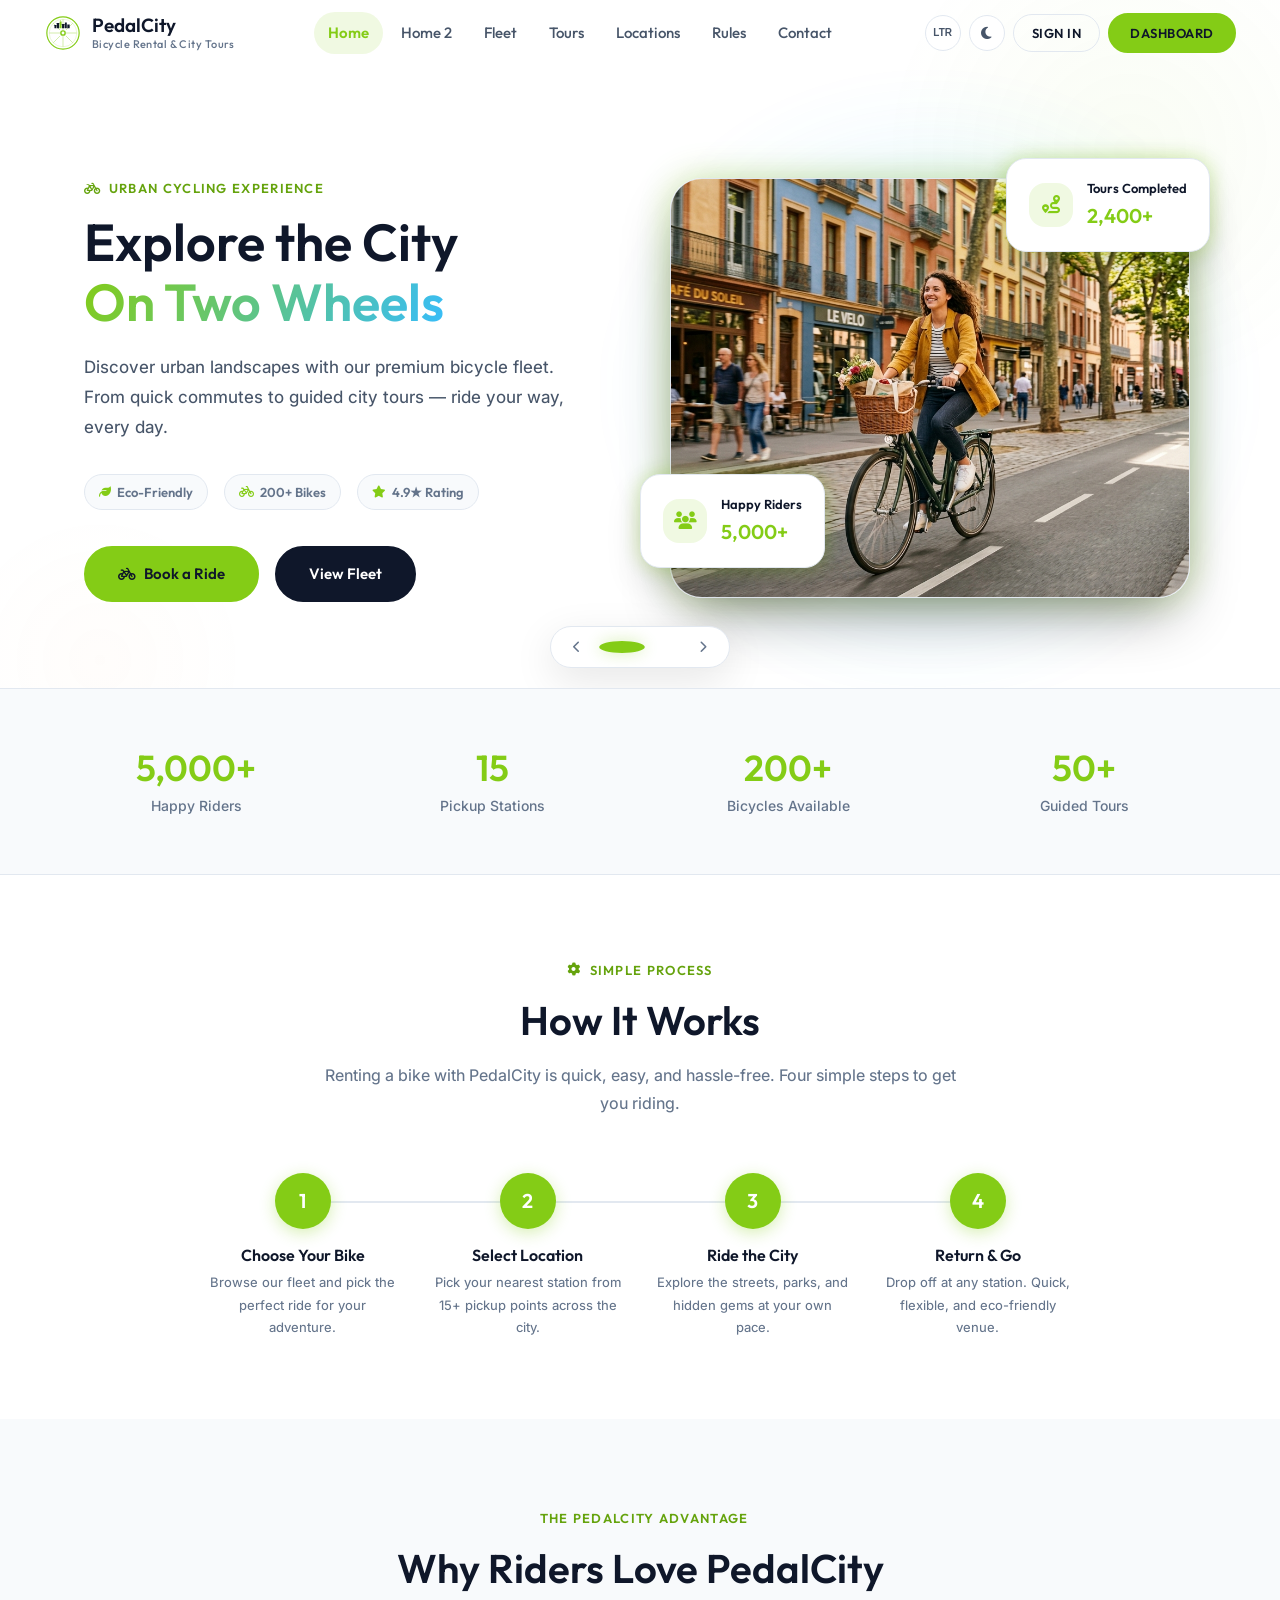
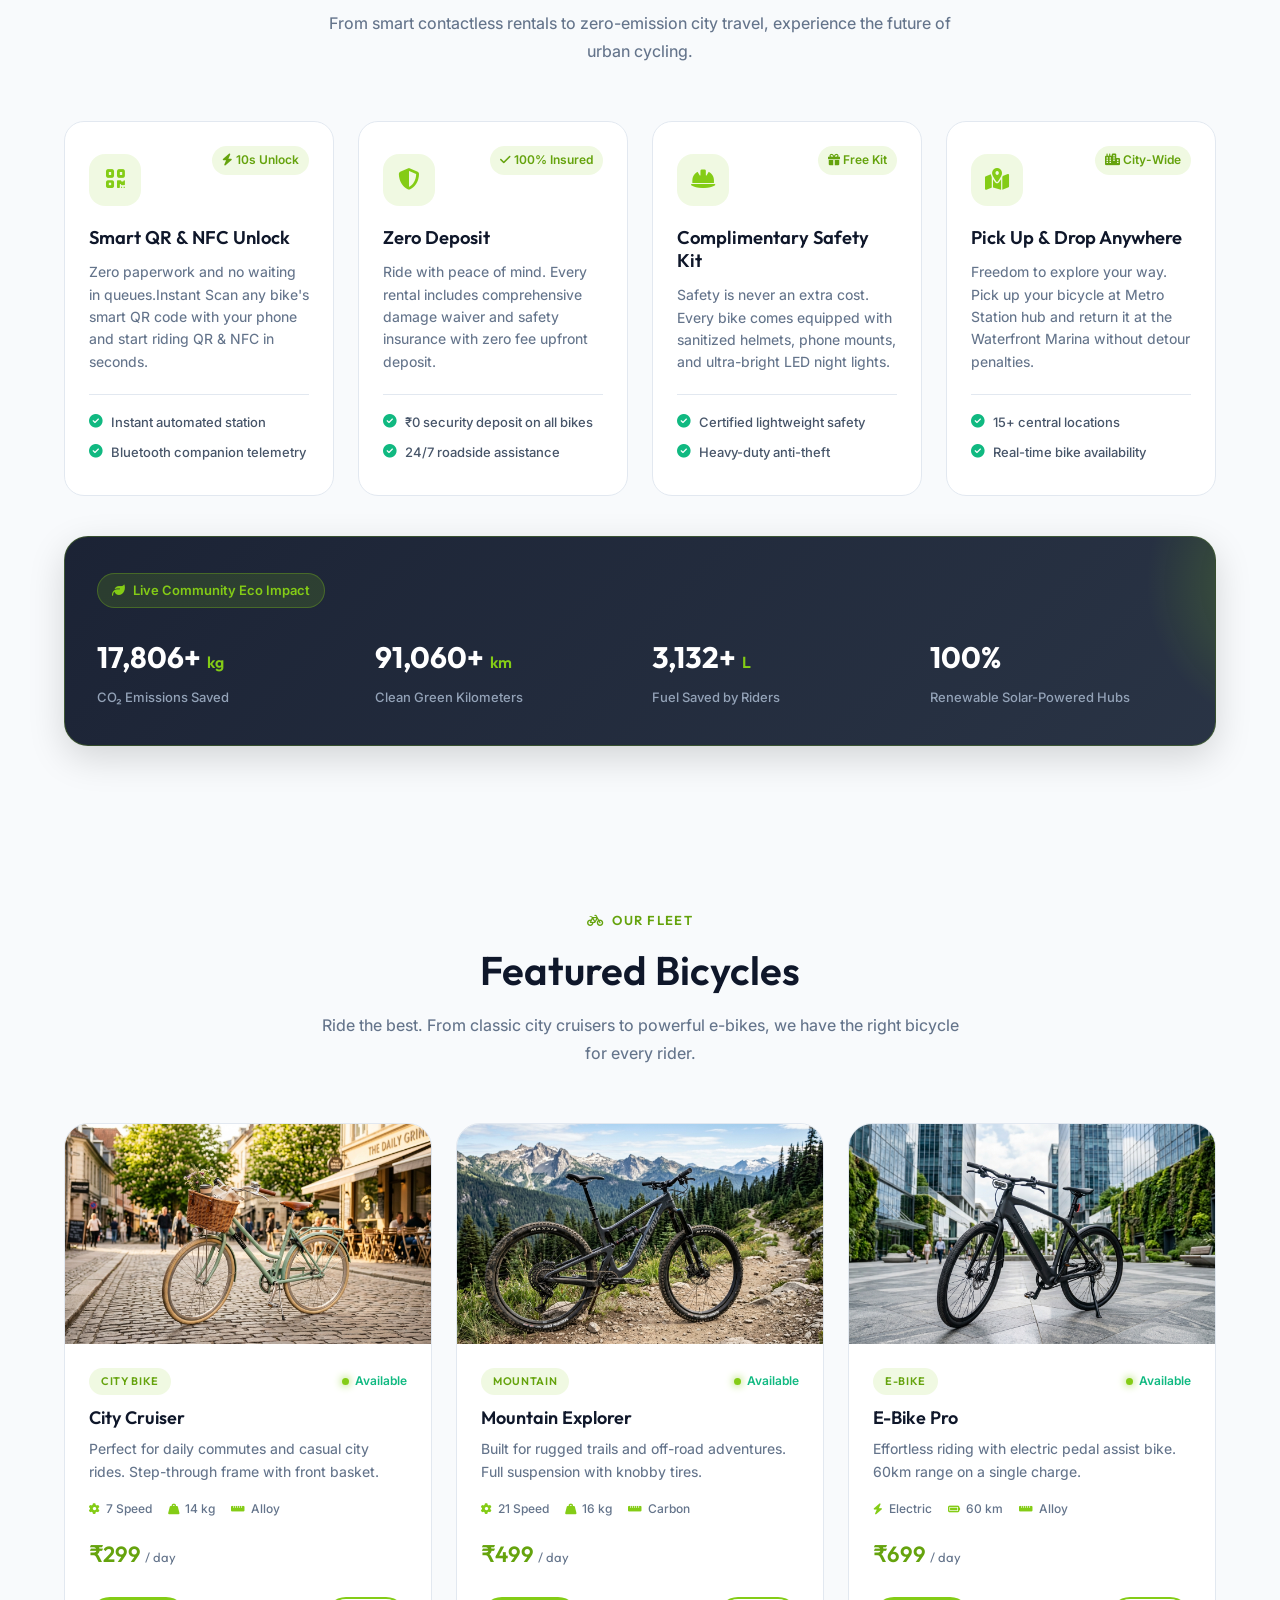
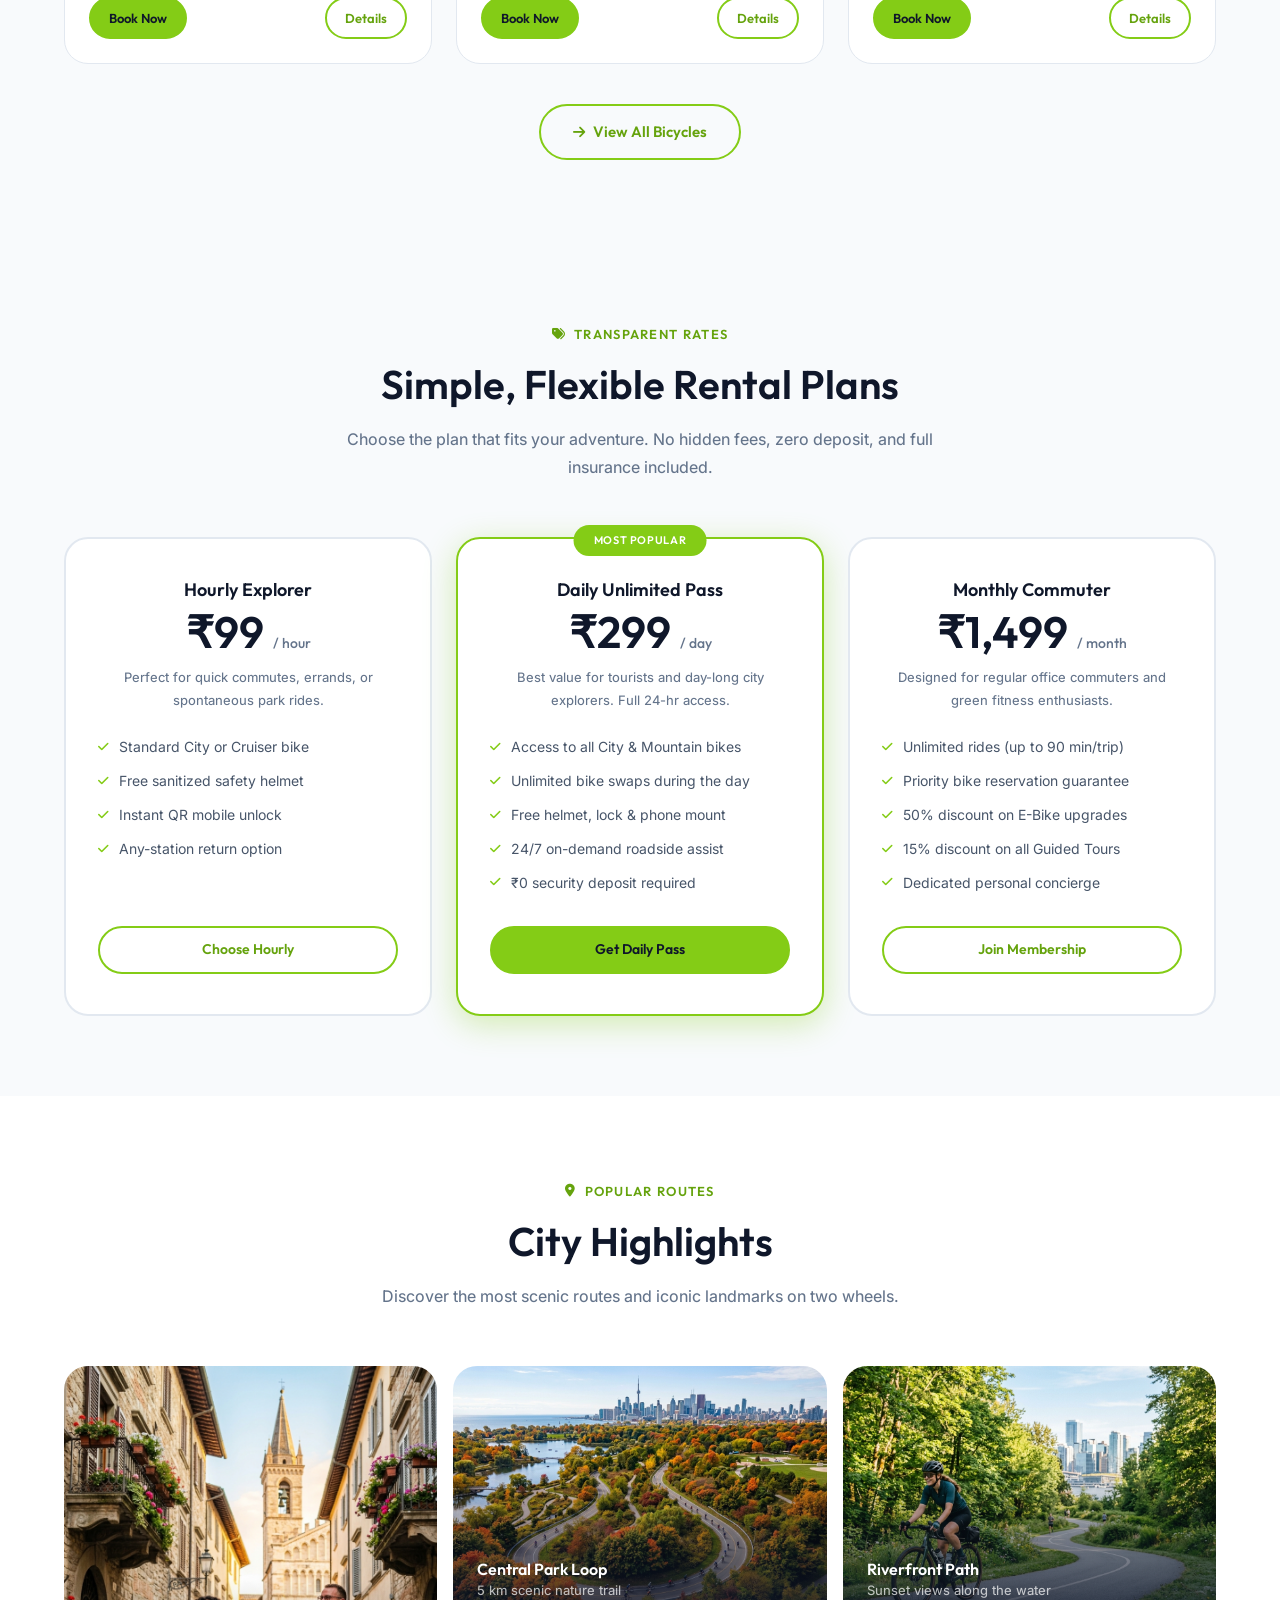
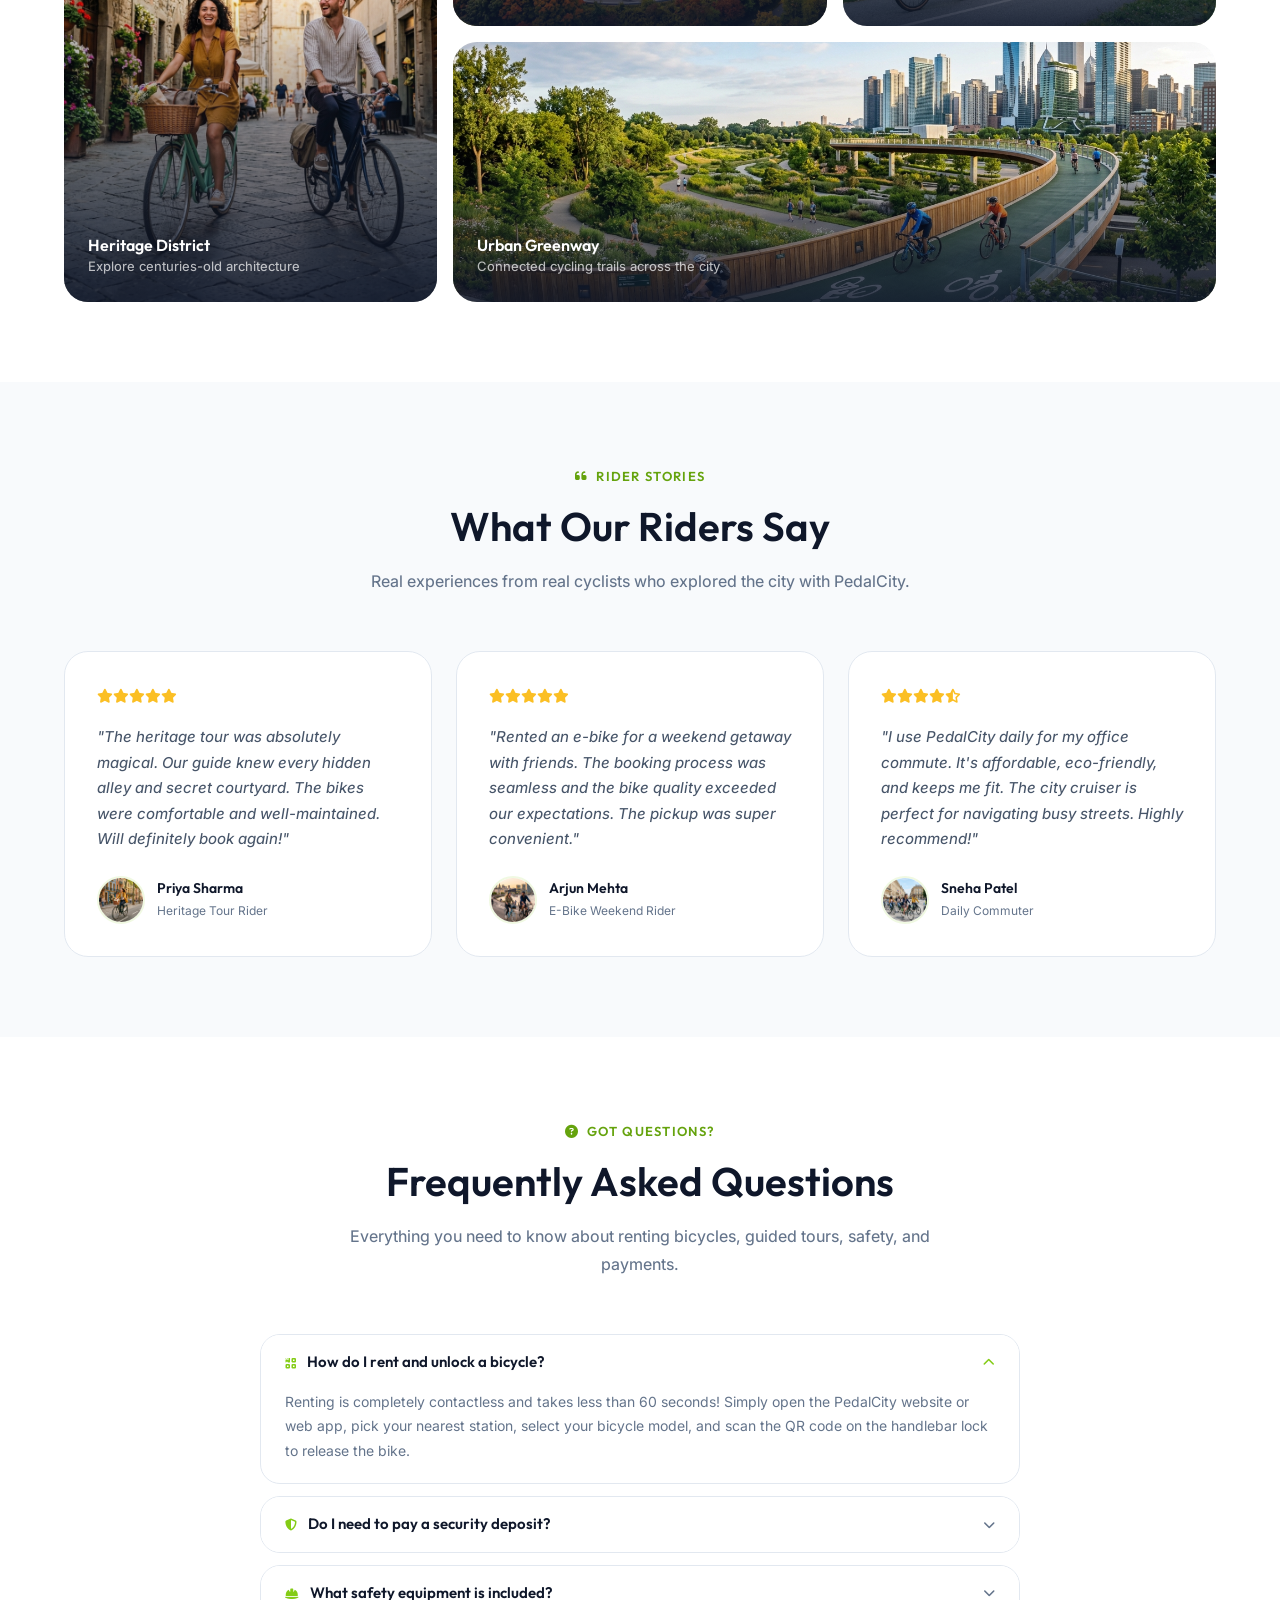
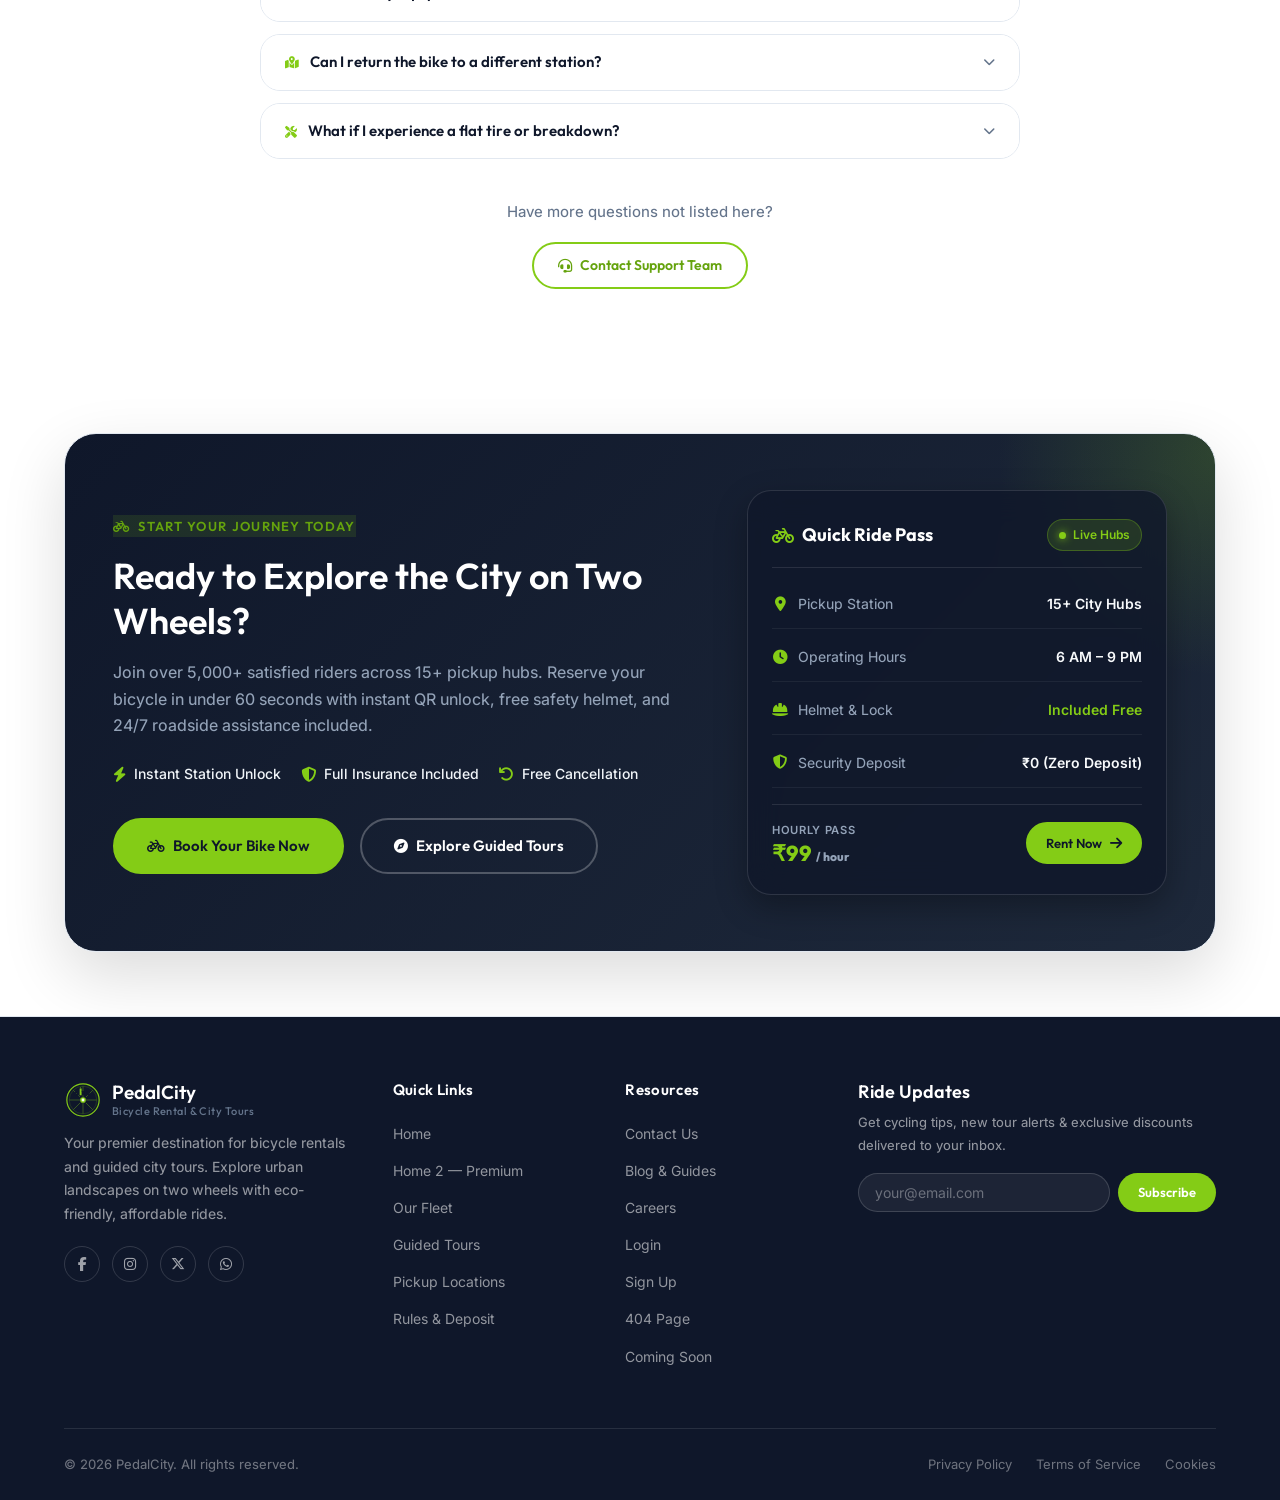
<file: index.html>
<!DOCTYPE html>
<html lang="en" id="root-html">
<head>
    <meta charset="UTF-8">
    <meta name="viewport" content="width=device-width, initial-scale=1.0">
    <meta name="description" content="PedalCity — Explore your city on two wheels. Rent premium bicycles and join guided city tours for an unforgettable urban cycling experience.">
    <title>PedalCity | Bicycle Rental & City Tour Service</title>
    <link rel="icon" type="image/svg+xml" href="favicon.svg">
    <link rel="stylesheet" href="https://cdnjs.cloudflare.com/ajax/libs/font-awesome/6.5.1/css/all.min.css">
    <link rel="stylesheet" href="style.css">
</head>
<body>

<!-- NAV -->
<div id="main-nav"></div>

<!-- Ambient Background Shapes -->
<div class="hero-bg-shape hero-bg-shape-1"></div>
<div class="hero-bg-shape hero-bg-shape-2"></div>

<!-- ========== HERO — ASYMMETRIC SPLIT (AUTO 5S SLIDER) ========== -->
<section class="hero-split hero-slider-container" id="hero-slider" aria-label="Hero Slider">
    <!-- SLIDE 1: Urban Cycling Experience -->
    <div class="hero-slide active" data-slide="0">
        <div class="hero-slide-inner">
            <div class="hero-split-text animate-on-scroll">
                <div class="section-label">
                    <i class="fas fa-bicycle"></i> Urban Cycling Experience
                </div>
                <h1 style="margin-bottom:1.25rem;line-height:1.15;">
                    Explore the City<br>
                    <span class="hero-title-gradient">On Two Wheels</span>
                </h1>
                <p style="font-size:1.0625rem;margin-bottom:2rem;max-width:500px;font-weight:450;">
                    Discover urban landscapes with our premium bicycle fleet. From quick commutes to guided city tours — ride your way, every day.
                </p>
                <div class="trust-badges" style="margin-bottom:2.25rem;">
                    <div class="trust-badge">
                        <i class="fas fa-leaf"></i> Eco-Friendly
                    </div>
                    <div class="trust-badge">
                        <i class="fas fa-bicycle"></i> 200+ Bikes
                    </div>
                    <div class="trust-badge">
                        <i class="fas fa-star"></i> 4.9★ Rating
                    </div>
                </div>
                <div class="hero-cta-btns" style="display:flex;gap:1rem;flex-wrap:wrap;">
                    <a href="fleet.html" class="btn btn-primary btn-lg">
                        <i class="fas fa-bicycle"></i> Book a Ride
                    </a>
                    <a href="fleet.html" class="btn btn-secondary btn-lg">
                        View Fleet
                    </a>
                </div>
            </div>
            <div class="hero-split-visual animate-on-scroll">
                <div class="hero-image-stack">
                    <div class="hero-image-main">
                        <img src="assets/images/hero-cycling-city.jpg" alt="Cyclist exploring the city streets on a rental bicycle" loading="eager">
                    </div>
                    <!-- Floating stat card: top -->
                    <div class="hero-float-card card-top">
                        <div class="hero-float-icon"><i class="fas fa-route"></i></div>
                        <div>
                            <div class="hero-float-label">Tours Completed</div>
                            <div class="hero-float-value">2,400+</div>
                        </div>
                    </div>
                    <!-- Floating stat card: bottom -->
                    <div class="hero-float-card card-bottom">
                        <div class="hero-float-icon"><i class="fas fa-users"></i></div>
                        <div>
                            <div class="hero-float-label">Happy Riders</div>
                            <div class="hero-float-value">5,000+</div>
                        </div>
                    </div>
                </div>
            </div>
        </div>
    </div>

    <!-- SLIDE 2: Scenic Sunset & Coast Rides -->
    <div class="hero-slide" data-slide="1">
        <div class="hero-slide-inner">
            <div class="hero-split-text">
                <div class="section-label">
                    <i class="fas fa-sun"></i> Scenic Sunset & Group Tours
                </div>
                <h1 style="margin-bottom:1.25rem;line-height:1.15;">
                    Discover Secret Routes<br>
                    <span class="hero-title-gradient">& Sunset Horizons</span>
                </h1>
                <p style="font-size:1.0625rem;margin-bottom:2rem;max-width:500px;font-weight:450;">
                    Join curated group rides through historic city quarters and oceanfront sunsets. Led by certified local experts with full safety gear.
                </p>
                <div class="trust-badges" style="margin-bottom:2.25rem;">
                    <div class="trust-badge">
                        <i class="fas fa-shield-alt"></i> Safe & Insured
                    </div>
                    <div class="trust-badge">
                        <i class="fas fa-map-marked-alt"></i> 15+ Stations
                    </div>
                    <div class="trust-badge">
                        <i class="fas fa-award"></i> Certified Guides
                    </div>
                </div>
                <div class="hero-cta-btns" style="display:flex;gap:1rem;flex-wrap:wrap;">
                    <a href="tours.html" class="btn btn-primary btn-lg">
                        <i class="fas fa-compass"></i> Explore Tours
                    </a>
                    <a href="locations.html" class="btn btn-secondary btn-lg">
                        View Locations
                    </a>
                </div>
            </div>
            <div class="hero-split-visual">
                <div class="hero-image-stack">
                    <div class="hero-image-main">
                        <img src="assets/images/hero-sunset-ride.jpg" alt="Sunset coastal cycling ride with friends" loading="lazy">
                    </div>
                    <!-- Floating stat card: top -->
                    <div class="hero-float-card card-top">
                        <div class="hero-float-icon"><i class="fas fa-map-pin"></i></div>
                        <div>
                            <div class="hero-float-label">Pickup Hubs</div>
                            <div class="hero-float-value">15+ Stations</div>
                        </div>
                    </div>
                    <!-- Floating stat card: bottom -->
                    <div class="hero-float-card card-bottom">
                        <div class="hero-float-icon"><i class="fas fa-bicycle"></i></div>
                        <div>
                            <div class="hero-float-label">Active Bikes</div>
                            <div class="hero-float-value">140+ Ready</div>
                        </div>
                    </div>
                </div>
            </div>
        </div>
    </div>

    <!-- SLIDE 3: Smart E-Bikes & Group Trail Explorer -->
    <div class="hero-slide" data-slide="2">
        <div class="hero-slide-inner">
            <div class="hero-split-text">
                <div class="section-label">
                    <i class="fas fa-bolt"></i> Smart E-Bikes & Group Rides
                </div>
                <h1 style="margin-bottom:1.25rem;line-height:1.15;">
                    Power Your Adventures<br>
                    <span class="hero-title-gradient">With Electric Precision</span>
                </h1>
                <p style="font-size:1.0625rem;margin-bottom:2rem;max-width:500px;font-weight:450;">
                    Conquer longer distances and city hills effortlessly. Our pedal-assist e-bikes deliver maximum comfort, smooth acceleration, and zero carbon emissions.
                </p>
                <div class="trust-badges" style="margin-bottom:2.25rem;">
                    <div class="trust-badge">
                        <i class="fas fa-battery-full"></i> 80km Range
                    </div>
                    <div class="trust-badge">
                        <i class="fas fa-tachometer-alt"></i> 25 km/h Assist
                    </div>
                    <div class="trust-badge">
                        <i class="fas fa-users"></i> Group Rides
                    </div>
                </div>
                <div class="hero-cta-btns" style="display:flex;gap:1rem;flex-wrap:wrap;">
                    <a href="fleet.html" class="btn btn-primary btn-lg">
                        <i class="fas fa-bolt"></i> Rent an E-Bike
                    </a>
                    <a href="tours.html" class="btn btn-secondary btn-lg">
                        View Group Tours
                    </a>
                </div>
            </div>
            <div class="hero-split-visual">
                <div class="hero-image-stack">
                    <div class="hero-image-main">
                        <img src="assets/images/hero-slide-ebikes.jpg" alt="Diverse group of friends riding high-tech electric assist bicycles along a city greenway" loading="lazy">
                    </div>
                    <!-- Floating stat card: top -->
                    <div class="hero-float-card card-top">
                        <div class="hero-float-icon"><i class="fas fa-charging-station"></i></div>
                        <div>
                            <div class="hero-float-label">Fast Charge Points</div>
                            <div class="hero-float-value">60+ Hubs</div>
                        </div>
                    </div>
                    <!-- Floating stat card: bottom -->
                    <div class="hero-float-card card-bottom">
                        <div class="hero-float-icon"><i class="fas fa-mountain"></i></div>
                        <div>
                            <div class="hero-float-label">Scenic Trails</div>
                            <div class="hero-float-value">25+ Routes</div>
                        </div>
                    </div>
                </div>
            </div>
        </div>
    </div>

    <!-- Slider Pagination Dots & Arrows -->
    <div class="hero-slider-controls">
        <button class="hero-slider-arrow hero-prev-btn" onclick="prevHeroSlide()" aria-label="Previous Slide" title="Previous Slide">
            <i class="fas fa-chevron-left"></i>
        </button>
        <div class="hero-slider-dots">
            <button class="hero-dot active" onclick="goToHeroSlide(0)" aria-label="Slide 1" title="Slide 1"></button>
            <button class="hero-dot" onclick="goToHeroSlide(1)" aria-label="Slide 2" title="Slide 2"></button>
            <button class="hero-dot" onclick="goToHeroSlide(2)" aria-label="Slide 3" title="Slide 3"></button>
        </div>
        <button class="hero-slider-arrow hero-next-btn" onclick="nextHeroSlide()" aria-label="Next Slide" title="Next Slide">
            <i class="fas fa-chevron-right"></i>
        </button>
    </div>
</section>

<!-- ========== STATS BAR ========== -->
<section class="stats-bar">
    <div class="container">
        <div class="stats-grid animate-on-scroll">
            <div class="stat-item">
                <h3 data-count="5000" data-suffix="+">0</h3>
                <p>Happy Riders</p>
            </div>
            <div class="stat-item">
                <h3 data-count="15" data-suffix="">0</h3>
                <p>Pickup Stations</p>
            </div>
            <div class="stat-item">
                <h3 data-count="200" data-suffix="+">0</h3>
                <p>Bicycles Available</p>
            </div>
            <div class="stat-item">
                <h3 data-count="50" data-suffix="+">0</h3>
                <p>Guided Tours</p>
            </div>
        </div>
    </div>
</section>

<!-- ========== HOW IT WORKS — TIMELINE ========== -->
<section class="section">
    <div class="container">
        <div class="section-header animate-on-scroll">
            <div class="section-label"><i class="fas fa-cog"></i> Simple Process</div>
            <h2>How It Works</h2>
            <p>Renting a bike with PedalCity is quick, easy, and hassle-free. Four simple steps to get you riding.</p>
        </div>
        <div class="timeline-steps animate-on-scroll">
            <div class="timeline-step">
                <div class="timeline-step-num">1</div>
                <div class="timeline-line"></div>
                <h4>Choose Your Bike</h4>
                <p>Browse our fleet and pick the perfect ride for your adventure.</p>
            </div>
            <div class="timeline-step">
                <div class="timeline-step-num">2</div>
                <div class="timeline-line"></div>
                <h4>Select Location</h4>
                <p>Pick your nearest station from 15+ pickup points across the city.</p>
            </div>
            <div class="timeline-step">
                <div class="timeline-step-num">3</div>
                <div class="timeline-line"></div>
                <h4>Ride the City</h4>
                <p>Explore the streets, parks, and hidden gems at your own pace.</p>
            </div>
            <div class="timeline-step">
                <div class="timeline-step-num">4</div>
                <h4>Return & Go</h4>
                <p>Drop off at any station. Quick, flexible, and eco-friendly venue.</p>
            </div>
        </div>
    </div>
</section>

<!-- ========== WHY CHOOSE US — ADVANTAGES & ECO IMPACT ========== -->
<section class="section section-alt advantage-section">
    <div class="container">
        <div class="section-header animate-on-scroll">
            <div class="section-label"><i class="fas fa-sparkles"></i> The PedalCity Advantage</div>
            <h2>Why Riders Love PedalCity</h2>
            <p>From smart contactless rentals to zero-emission city travel, experience the future of urban cycling.</p>
        </div>

        <div class="advantage-grid animate-on-scroll">
            <!-- Card 1: Instant QR Unlock -->
            <div class="advantage-card">
                <div class="advantage-icon-wrap">
                    <i class="fas fa-qrcode"></i>
                </div>
                <span class="advantage-tag"><i class="fas fa-bolt"></i> 10s Unlock</span>
                <h3>Smart QR & NFC Unlock</h3>
                <p>Zero paperwork and no waiting in queues.Instant Scan any bike's smart QR code with your phone and start riding QR & NFC in seconds.</p>
                <ul class="advantage-list">
                    <li><i class="fas fa-check-circle"></i> Instant automated station</li>
                    <li><i class="fas fa-check-circle"></i> Bluetooth companion telemetry</li>
                </ul>
            </div>

            <!-- Card 2: Zero Security Deposit -->
            <div class="advantage-card">
                <div class="advantage-icon-wrap">
                    <i class="fas fa-shield-alt"></i>
                </div>
                <span class="advantage-tag"><i class="fas fa-check"></i> 100% Insured</span>
                <h3>Zero Deposit</h3>
                <p>Ride with peace of mind. Every rental includes comprehensive damage waiver and safety insurance with zero fee upfront deposit.</p>
                <ul class="advantage-list">
                    <li><i class="fas fa-check-circle"></i> ₹0 security deposit on all bikes</li>
                    <li><i class="fas fa-check-circle"></i> 24/7 roadside assistance</li>
                </ul>
            </div>

            <!-- Card 3: Free Gear & Sanitized Helmets -->
            <div class="advantage-card">
                <div class="advantage-icon-wrap">
                    <i class="fas fa-hard-hat"></i>
                </div>
                <span class="advantage-tag"><i class="fas fa-gift"></i> Free Kit</span>
                <h3>Complimentary Safety Kit</h3>
                <p>Safety is never an extra cost. Every bike comes equipped with sanitized helmets, phone mounts, and ultra-bright LED night lights.</p>
                <ul class="advantage-list">
                    <li><i class="fas fa-check-circle"></i> Certified lightweight safety</li>
                    <li><i class="fas fa-check-circle"></i> Heavy-duty anti-theft </li>
                </ul>
            </div>

            <!-- Card 4: 15+ Flexible Hubs -->
            <div class="advantage-card">
                <div class="advantage-icon-wrap">
                    <i class="fas fa-map-marked-alt"></i>
                </div>
                <span class="advantage-tag"><i class="fas fa-city"></i> City-Wide</span>
                <h3>Pick Up & Drop Anywhere</h3>
                <p>Freedom to explore your way. Pick up your bicycle at Metro Station hub and return it at the Waterfront Marina without detour penalties.</p>
                <ul class="advantage-list">
                    <li><i class="fas fa-check-circle"></i> 15+ central locations </li>
                    <li><i class="fas fa-check-circle"></i> Real-time bike availability</li>
                </ul>
            </div>
        </div>

        <!-- Live Eco-Impact Green Metric Banner -->
        <div class="eco-impact-banner animate-on-scroll">
            <div class="eco-impact-glow"></div>
            <div class="eco-impact-content">
                <div class="eco-impact-badge">
                    <i class="fas fa-leaf"></i> Live Community Eco Impact
                </div>
                <div class="eco-impact-grid">
                    <div class="eco-stat">
                        <div class="eco-stat-val"><span data-count="18400" data-suffix="+">18,400+</span> <small>kg</small></div>
                        <div class="eco-stat-lbl">CO₂ Emissions Saved</div>
                    </div>
                    <div class="eco-stat">
                        <div class="eco-stat-val"><span data-count="94200" data-suffix="+">94,200+</span> <small>km</small></div>
                        <div class="eco-stat-lbl">Clean Green Kilometers</div>
                    </div>
                    <div class="eco-stat">
                        <div class="eco-stat-val"><span data-count="3200" data-suffix="+">3,200+</span> <small>L</small></div>
                        <div class="eco-stat-lbl">Fuel Saved by Riders</div>
                    </div>
                    <div class="eco-stat">
                        <div class="eco-stat-val"><span>100%</span></div>
                        <div class="eco-stat-lbl">Renewable Solar-Powered Hubs</div>
                    </div>
                </div>
            </div>
        </div>
    </div>
</section>

<!-- ========== FEATURED BIKES ========== -->
<section class="section section-alt">
    <div class="container">
        <div class="section-header animate-on-scroll">
            <div class="section-label"><i class="fas fa-bicycle"></i> Our Fleet</div>
            <h2>Featured Bicycles</h2>
            <p>Ride the best. From classic city cruisers to powerful e-bikes, we have the right bicycle for every rider.</p>
        </div>
        <div class="grid grid-3 animate-on-scroll">
            <!-- Bike 1: City Cruiser -->
            <div class="card">
                <div class="card-img">
                    <img src="assets/images/featured-city-cruiser.jpg" alt="City Cruiser bicycle — comfortable urban commuter" loading="lazy">
                </div>
                <div class="card-body">
                    <div style="display:flex;align-items:center;justify-content:space-between;margin-bottom:0.75rem;">
                        <span class="badge badge-primary">City Bike</span>
                        <span style="display:flex;align-items:center;gap:0.375rem;font-size:0.75rem;color:var(--green);font-weight:600;"><span class="avail-dot"></span> Available</span>
                    </div>
                    <h3 class="card-title">City Cruiser</h3>
                    <p class="card-text">Perfect for daily commutes and casual city rides. Step-through frame with front basket.</p>
                    <div class="bike-specs">
                        <span class="bike-spec"><i class="fas fa-cog"></i> 7 Speed</span>
                        <span class="bike-spec"><i class="fas fa-weight-hanging"></i> 14 kg</span>
                        <span class="bike-spec"><i class="fas fa-ruler-horizontal"></i> Alloy</span>
                    </div>
                    <div class="card-price">₹299 <span>/ day</span></div>
                </div>
                <div class="card-footer">
                    <a href="fleet.html" class="btn btn-primary btn-sm">Book Now</a>
                    <a href="fleet.html" class="btn btn-outline btn-sm">Details</a>
                </div>
            </div>
            <!-- Bike 2: Mountain Explorer -->
            <div class="card">
                <div class="card-img">
                    <img src="assets/images/featured-mountain-bike.jpg" alt="Mountain Explorer bicycle — rugged off-road adventure bike" loading="lazy">
                </div>
                <div class="card-body">
                    <div style="display:flex;align-items:center;justify-content:space-between;margin-bottom:0.75rem;">
                        <span class="badge badge-primary">Mountain</span>
                        <span style="display:flex;align-items:center;gap:0.375rem;font-size:0.75rem;color:var(--green);font-weight:600;"><span class="avail-dot"></span> Available</span>
                    </div>
                    <h3 class="card-title">Mountain Explorer</h3>
                    <p class="card-text">Built for rugged trails and off-road adventures. Full suspension with knobby tires.</p>
                    <div class="bike-specs">
                        <span class="bike-spec"><i class="fas fa-cog"></i> 21 Speed</span>
                        <span class="bike-spec"><i class="fas fa-weight-hanging"></i> 16 kg</span>
                        <span class="bike-spec"><i class="fas fa-ruler-horizontal"></i> Carbon</span>
                    </div>
                    <div class="card-price">₹499 <span>/ day</span></div>
                </div>
                <div class="card-footer">
                    <a href="fleet.html" class="btn btn-primary btn-sm">Book Now</a>
                    <a href="fleet.html" class="btn btn-outline btn-sm">Details</a>
                </div>
            </div>
            <!-- Bike 3: E-Bike Pro -->
            <div class="card">
                <div class="card-img">
                    <img src="assets/images/featured-ebike-pro.jpg" alt="E-Bike Pro — electric-assisted premium bicycle" loading="lazy">
                </div>
                <div class="card-body">
                    <div style="display:flex;align-items:center;justify-content:space-between;margin-bottom:0.75rem;">
                        <span class="badge badge-primary">E-Bike</span>
                        <span style="display:flex;align-items:center;gap:0.375rem;font-size:0.75rem;color:var(--green);font-weight:600;"><span class="avail-dot"></span> Available</span>
                    </div>
                    <h3 class="card-title">E-Bike Pro</h3>
                    <p class="card-text">Effortless riding with electric pedal assist bike. 60km range on a single charge.</p>
                    <div class="bike-specs">
                        <span class="bike-spec"><i class="fas fa-bolt"></i> Electric</span>
                        <span class="bike-spec"><i class="fas fa-battery-full"></i> 60 km</span>
                        <span class="bike-spec"><i class="fas fa-ruler-horizontal"></i> Alloy</span>
                    </div>
                    <div class="card-price">₹699 <span>/ day</span></div>
                </div>
                <div class="card-footer">
                    <a href="fleet.html" class="btn btn-primary btn-sm">Book Now</a>
                    <a href="fleet.html" class="btn btn-outline btn-sm">Details</a>
                </div>
            </div>
        </div>
        <div style="text-align:center;margin-top:2.5rem;" class="animate-on-scroll">
            <a href="fleet.html" class="btn btn-outline btn-lg"><i class="fas fa-arrow-right"></i> View All Bicycles</a>
        </div>
    </div>
</section>

<!-- ========== PRICING & RENTAL PASSES ========== -->
<section class="section section-alt pricing-section">
    <div class="container">
        <div class="section-header animate-on-scroll">
            <div class="section-label"><i class="fas fa-tags"></i> Transparent Rates</div>
            <h2>Simple, Flexible Rental Plans</h2>
            <p>Choose the plan that fits your adventure. No hidden fees, zero deposit, and full insurance included.</p>
        </div>

        <div class="pricing-grid animate-on-scroll">
            <!-- Plan 1: Hourly Explorer -->
            <div class="pricing-card">
                <div class="pricing-plan-name">Hourly Explorer</div>
                <div class="pricing-amount">₹99 <span>/ hour</span></div>
                <div class="pricing-desc">Perfect for quick commutes, errands, or spontaneous park rides.</div>
                <ul class="pricing-features">
                    <li><i class="fas fa-check"></i> Standard City or Cruiser bike</li>
                    <li><i class="fas fa-check"></i> Free sanitized safety helmet</li>
                    <li><i class="fas fa-check"></i> Instant QR mobile unlock</li>
                    <li><i class="fas fa-check"></i> Any-station return option</li>
                </ul>
                <a href="fleet.html" class="btn btn-outline">Choose Hourly</a>
            </div>

            <!-- Plan 2: Daily Unlimited Pass (Popular) -->
            <div class="pricing-card popular">
                <div class="pricing-plan-name">Daily Unlimited Pass</div>
                <div class="pricing-amount">₹299 <span>/ day</span></div>
                <div class="pricing-desc">Best value for tourists and day-long city explorers. Full 24-hr access.</div>
                <ul class="pricing-features">
                    <li><i class="fas fa-check"></i> Access to all City & Mountain bikes</li>
                    <li><i class="fas fa-check"></i> Unlimited bike swaps during the day</li>
                    <li><i class="fas fa-check"></i> Free helmet, lock & phone mount</li>
                    <li><i class="fas fa-check"></i> 24/7 on-demand roadside assist</li>
                    <li><i class="fas fa-check"></i> ₹0 security deposit required</li>
                </ul>
                <a href="fleet.html" class="btn btn-primary">Get Daily Pass</a>
            </div>

            <!-- Plan 3: Monthly Commuter Pass -->
            <div class="pricing-card">
                <div class="pricing-plan-name">Monthly Commuter</div>
                <div class="pricing-amount">₹1,499 <span>/ month</span></div>
                <div class="pricing-desc">Designed for regular office commuters and green fitness enthusiasts.</div>
                <ul class="pricing-features">
                    <li><i class="fas fa-check"></i> Unlimited rides (up to 90 min/trip)</li>
                    <li><i class="fas fa-check"></i> Priority bike reservation guarantee</li>
                    <li><i class="fas fa-check"></i> 50% discount on E-Bike upgrades</li>
                    <li><i class="fas fa-check"></i> 15% discount on all Guided Tours</li>
                    <li><i class="fas fa-check"></i> Dedicated personal concierge</li>
                </ul>
                <a href="dashboard.html" class="btn btn-outline">Join Membership</a>
            </div>
        </div>
    </div>
</section>

<!-- ========== CITY HIGHLIGHTS — BENTO GRID ========== -->
<section class="section">
    <div class="container">
        <div class="section-header animate-on-scroll">
            <div class="section-label"><i class="fas fa-map-marker-alt"></i> Popular Routes</div>
            <h2>City Highlights</h2>
            <p>Discover the most scenic routes and iconic landmarks on two wheels.</p>
        </div>
        <div class="bento-grid animate-on-scroll">
            <div class="bento-item">
                <img src="assets/images/bento-heritage-district.jpg" alt="Heritage district cycling route through historic architecture" loading="lazy">
                <div class="bento-overlay">
                    <div>
                        <h4>Heritage District</h4>
                        <p>Explore centuries-old architecture</p>
                    </div>
                </div>
            </div>
            <div class="bento-item">
                <img src="assets/images/bento-2.jpg" alt="Scenic park cycling trail through autumn foliage" loading="lazy">
                <div class="bento-overlay">
                    <div>
                        <h4>Central Park Loop</h4>
                        <p>5 km scenic nature trail</p>
                    </div>
                </div>
            </div>
            <div class="bento-item">
                <img src="assets/images/bento-3.jpg" alt="Waterfront cycling path along the river" loading="lazy">
                <div class="bento-overlay">
                    <div>
                        <h4>Riverfront Path</h4>
                        <p>Sunset views along the water</p>
                    </div>
                </div>
            </div>
            <div class="bento-item">
                <img src="assets/images/bento-urban-greenway.jpg" alt="Aerial view of connected greenway cycling paths connecting city skyline and parks" loading="lazy">
                <div class="bento-overlay">
                    <div>
                        <h4>Urban Greenway</h4>
                        <p>Connected cycling trails across the city</p>
                    </div>
                </div>
            </div>
        </div>
    </div>
</section>

<!-- ========== TESTIMONIALS ========== -->
<section class="section section-alt">
    <div class="container">
        <div class="section-header animate-on-scroll">
            <div class="section-label"><i class="fas fa-quote-left"></i> Rider Stories</div>
            <h2>What Our Riders Say</h2>
            <p>Real experiences from real cyclists who explored the city with PedalCity.</p>
        </div>
        <div class="testimonial-grid animate-on-scroll">
            <div class="testimonial-card">
                <div class="testimonial-stars">
                    <i class="fas fa-star"></i><i class="fas fa-star"></i><i class="fas fa-star"></i><i class="fas fa-star"></i><i class="fas fa-star"></i>
                </div>
                <p class="testimonial-text">"The heritage tour was absolutely magical. Our guide knew every hidden alley and secret courtyard. The bikes were comfortable and well-maintained. Will definitely book again!"</p>
                <div class="testimonial-author">
                    <img src="assets/images/testimonial-1.jpg" alt="Priya Sharma — satisfied PedalCity customer" class="testimonial-avatar" loading="lazy">
                    <div>
                        <div class="testimonial-name">Priya Sharma</div>
                        <div class="testimonial-role">Heritage Tour Rider</div>
                    </div>
                </div>
            </div>
            <div class="testimonial-card">
                <div class="testimonial-stars">
                    <i class="fas fa-star"></i><i class="fas fa-star"></i><i class="fas fa-star"></i><i class="fas fa-star"></i><i class="fas fa-star"></i>
                </div>
                <p class="testimonial-text">"Rented an e-bike for a weekend getaway with friends. The booking process was seamless and the bike quality exceeded our expectations. The pickup was super convenient."</p>
                <div class="testimonial-author">
                    <img src="assets/images/testimonial-2.jpg" alt="Arjun Mehta — happy PedalCity e-bike renter" class="testimonial-avatar" loading="lazy">
                    <div>
                        <div class="testimonial-name">Arjun Mehta</div>
                        <div class="testimonial-role">E-Bike Weekend Rider</div>
                    </div>
                </div>
            </div>
            <div class="testimonial-card">
                <div class="testimonial-stars">
                    <i class="fas fa-star"></i><i class="fas fa-star"></i><i class="fas fa-star"></i><i class="fas fa-star"></i><i class="fas fa-star-half-alt"></i>
                </div>
                <p class="testimonial-text">"I use PedalCity daily for my office commute. It's affordable, eco-friendly, and keeps me fit. The city cruiser is perfect for navigating busy streets. Highly recommend!"</p>
                <div class="testimonial-author">
                    <img src="assets/images/testimonial-3.jpg" alt="Sneha Patel — regular PedalCity commuter" class="testimonial-avatar" loading="lazy">
                    <div>
                        <div class="testimonial-name">Sneha Patel</div>
                        <div class="testimonial-role">Daily Commuter</div>
                    </div>
                </div>
            </div>
        </div>
    </div>
</section>

<!-- ========== FREQUENTLY ASKED QUESTIONS (FAQ) ========== -->
<section class="section faq-home-section">
    <div class="container">
        <div class="section-header animate-on-scroll">
            <div class="section-label"><i class="fas fa-question-circle"></i> Got Questions?</div>
            <h2>Frequently Asked Questions</h2>
            <p>Everything you need to know about renting bicycles, guided tours, safety, and payments.</p>
        </div>

        <div class="faq-list animate-on-scroll">
            <!-- FAQ 1 -->
            <div class="faq-item active">
                <div class="faq-question" onclick="toggleFAQ(this)">
                    <h4><i class="fas fa-qrcode" style="color:var(--primary);margin-right:0.5rem;"></i> How do I rent and unlock a bicycle?</h4>
                    <i class="fas fa-chevron-down"></i>
                </div>
                <div class="faq-answer">
                    <div class="faq-answer-inner">
                        Renting is completely contactless and takes less than 60 seconds! Simply open the PedalCity website or web app, pick your nearest station, select your bicycle model, and scan the QR code on the handlebar lock to release the bike.
                    </div>
                </div>
            </div>

            <!-- FAQ 2 -->
            <div class="faq-item">
                <div class="faq-question" onclick="toggleFAQ(this)">
                    <h4><i class="fas fa-shield-alt" style="color:var(--primary);margin-right:0.5rem;"></i> Do I need to pay a security deposit?</h4>
                    <i class="fas fa-chevron-down"></i>
                </div>
                <div class="faq-answer">
                    <div class="faq-answer-inner">
                        No security deposit is required for standard city and mountain bikes when you verify with a valid government ID or mobile OTP. Premium e-bikes require a nominal pre-authorization hold that is released immediately upon return.
                    </div>
                </div>
            </div>

            <!-- FAQ 3 -->
            <div class="faq-item">
                <div class="faq-question" onclick="toggleFAQ(this)">
                    <h4><i class="fas fa-hard-hat" style="color:var(--primary);margin-right:0.5rem;"></i> What safety equipment is included?</h4>
                    <i class="fas fa-chevron-down"></i>
                </div>
                <div class="faq-answer">
                    <div class="faq-answer-inner">
                        Every bicycle rental includes a sanitized lightweight safety helmet, high-decibel bell, front and rear LED safety lights, a waterproof phone mount, and a heavy-duty combination cable lock at zero extra charge.
                    </div>
                </div>
            </div>

            <!-- FAQ 4 -->
            <div class="faq-item">
                <div class="faq-question" onclick="toggleFAQ(this)">
                    <h4><i class="fas fa-map-marked-alt" style="color:var(--primary);margin-right:0.5rem;"></i> Can I return the bike to a different station?</h4>
                    <i class="fas fa-chevron-down"></i>
                </div>
                <div class="faq-answer">
                    <div class="faq-answer-inner">
                        Yes! You can pick up a bike from any of our 15+ city hubs and return it to any other PedalCity docking station across the city without any additional one-way or drop-off fees.
                    </div>
                </div>
            </div>

            <!-- FAQ 5 -->
            <div class="faq-item">
                <div class="faq-question" onclick="toggleFAQ(this)">
                    <h4><i class="fas fa-tools" style="color:var(--primary);margin-right:0.5rem;"></i> What if I experience a flat tire or breakdown?</h4>
                    <i class="fas fa-chevron-down"></i>
                </div>
                <div class="faq-answer">
                    <div class="faq-answer-inner">
                        Our 24/7 Mobile Support Team is on standby. In the rare event of a puncture or mechanical issue, tap "Request Assistance" on your dashboard or call our helpline, and our mobile van will repair or swap your bicycle within 15–20 minutes.
                    </div>
                </div>
            </div>
        </div>

        <div style="text-align:center;margin-top:2.5rem;" class="animate-on-scroll">
            <p style="color:var(--text-muted);font-size:0.9375rem;margin-bottom:1rem;">Have more questions not listed here?</p>
            <a href="contact.html" class="btn btn-outline"><i class="fas fa-headset"></i> Contact Support Team</a>
        </div>
    </div>
</section>

<!-- ========== MODERN CTA CARD SECTION ========== -->
<section class="cta-modern-section">
    <div class="container">
        <div class="cta-modern-card animate-on-scroll">
            <div class="cta-modern-glow"></div>
            <div class="cta-modern-grid">
                <!-- Left: Content & Action Buttons -->
                <div class="cta-modern-text">
                    <div class="section-label" style="background:var(--primary-subtle);color:var(--primary-text);margin-bottom:1rem;">
                        <i class="fas fa-bicycle"></i> Start Your Journey Today
                    </div>
                    <h2>Ready to Explore the City on Two Wheels?</h2>
                    <p>Join over 5,000+ satisfied riders across 15+ pickup hubs. Reserve your bicycle in under 60 seconds with instant QR unlock, free safety helmet, and 24/7 roadside assistance included.</p>
                    
                    <div class="cta-perks">
                        <div class="cta-perk-item">
                            <i class="fas fa-bolt"></i> Instant Station Unlock
                        </div>
                        <div class="cta-perk-item">
                            <i class="fas fa-shield-alt"></i> Full Insurance Included
                        </div>
                        <div class="cta-perk-item">
                            <i class="fas fa-undo"></i> Free Cancellation
                        </div>
                    </div>

                    <div class="cta-actions">
                        <a href="fleet.html" class="btn btn-primary btn-lg">
                            <i class="fas fa-bicycle"></i> Book Your Bike Now
                        </a>
                        <a href="tours.html" class="btn btn-outline btn-lg" style="color:#FFFFFF;border-color:rgba(255,255,255,0.25);">
                            <i class="fas fa-compass"></i> Explore Guided Tours
                        </a>
                    </div>
                </div>

                <!-- Right: Interactive Live Rental Snapshot Widget -->
                <div class="cta-preview-widget">
                    <div class="cta-widget-header">
                        <span class="cta-widget-title"><i class="fas fa-bicycle"></i> Quick Ride Pass</span>
                        <span class="cta-widget-badge"><span class="avail-dot"></span> Live Hubs</span>
                    </div>

                    <div class="cta-widget-item">
                        <span><i class="fas fa-map-marker-alt"></i> Pickup Station</span>
                        <strong>15+ City Hubs</strong>
                    </div>
                    <div class="cta-widget-item">
                        <span><i class="fas fa-clock"></i> Operating Hours</span>
                        <strong>6 AM – 9 PM</strong>
                    </div>
                    <div class="cta-widget-item">
                        <span><i class="fas fa-hard-hat"></i> Helmet & Lock</span>
                        <strong style="color:var(--primary);">Included Free</strong>
                    </div>
                    <div class="cta-widget-item">
                        <span><i class="fas fa-shield-alt"></i> Security Deposit</span>
                        <strong>₹0 (Zero Deposit)</strong>
                    </div>

                    <div class="cta-widget-footer">
                        <div class="cta-widget-price">
                            <span class="cta-widget-price-label">Hourly Pass</span>
                            <span class="cta-widget-price-val">₹99 <small style="font-size:0.75rem;color:#94A3B8;">/ hour</small></span>
                        </div>
                        <a href="fleet.html" class="btn btn-primary btn-sm">
                            Rent Now <i class="fas fa-arrow-right"></i>
                        </a>
                    </div>
                </div>
            </div>
        </div>
    </div>
</section>

<!-- FOOTER -->
<div id="main-footer"></div>

<script src="components.js"></script>
</body>
</html>
</file>
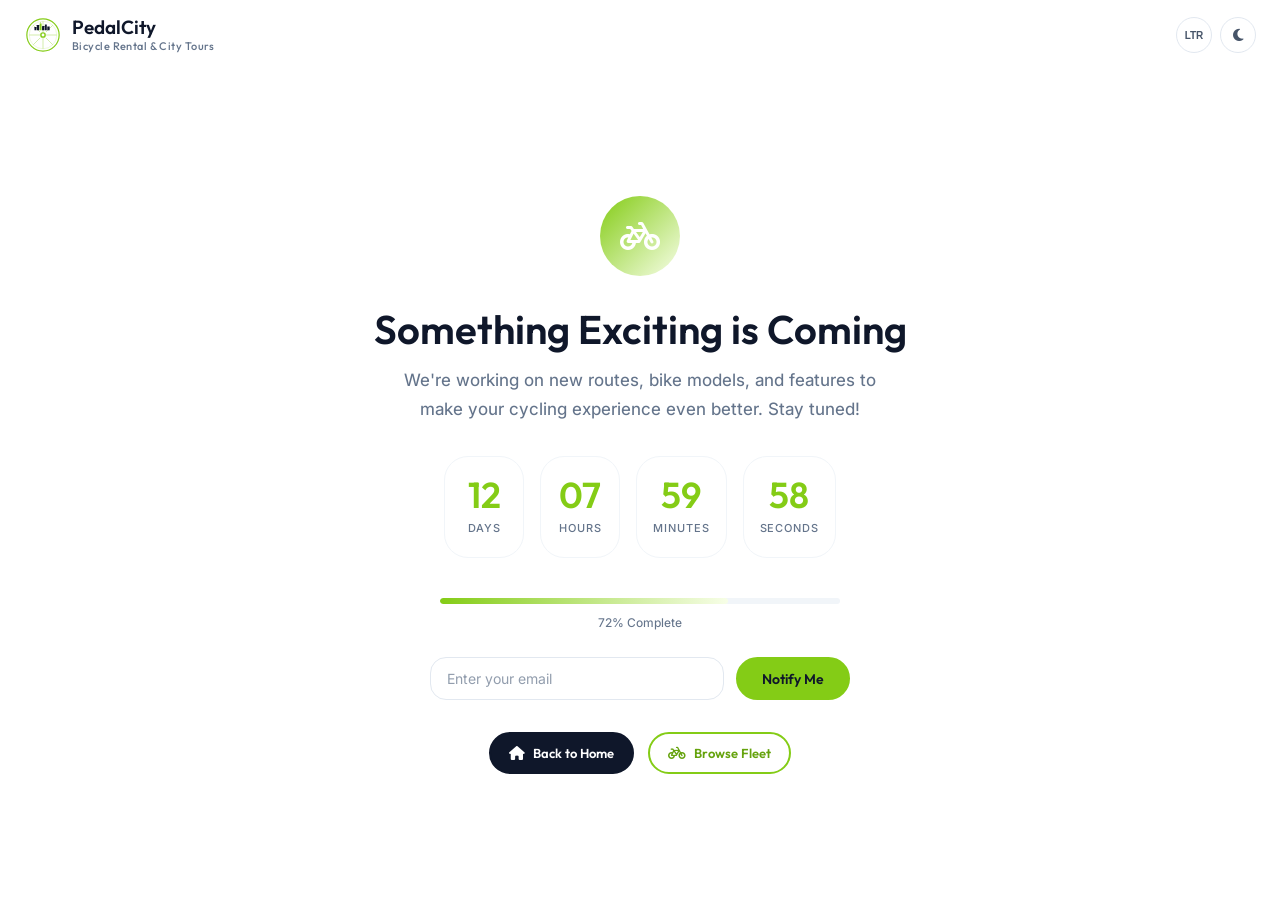
<file: coming-soon.html>
<!DOCTYPE html>
<html lang="en" id="root-html">
<head>
    <meta charset="UTF-8">
    <meta name="viewport" content="width=device-width, initial-scale=1.0">
    <meta name="description" content="Something exciting is coming soon to PedalCity — new routes, bikes, and features. Stay tuned!">
    <title>Coming Soon | PedalCity Bicycle Rental & City Tours</title>
    <link rel="icon" type="image/svg+xml" href="favicon.svg">
    <link rel="stylesheet" href="https://cdnjs.cloudflare.com/ajax/libs/font-awesome/6.5.1/css/all.min.css">
    <link rel="stylesheet" href="style.css">
    <style>
        .countdown-grid {
            display: flex;
            gap: 1rem;
            justify-content: center;
            flex-wrap: wrap;
            margin-bottom: 2.5rem;
        }
        .countdown-item {
            min-width: 80px;
            text-align: center;
            background: var(--bg-card);
            border: 1px solid var(--border-light);
            border-radius: var(--radius-2xl);
            padding: 1.25rem 1rem;
        }
        .countdown-value {
            font-family: var(--font-heading);
            font-weight: 600;
            font-size: 2.25rem;
            color: var(--primary);
            line-height: 1;
        }
        .countdown-label {
            font-size: 0.6875rem;
            color: var(--text-muted);
            font-weight: 500;
            text-transform: uppercase;
            letter-spacing: 0.08em;
            margin-top: 0.375rem;
        }
        .progress-bar-wrapper {
            max-width: 400px;
            margin: 0 auto 1.5rem;
        }
        .progress-bar-bg {
            height: 6px;
            background: var(--border-light);
            border-radius: var(--radius-full);
            overflow: hidden;
        }
        .progress-bar-fill {
            height: 100%;
            width: 72%;
            background: linear-gradient(90deg, var(--primary), var(--primary-light));
            border-radius: var(--radius-full);
            animation: pulse-width 2s ease-in-out infinite;
        }
        @keyframes pulse-width {
            0%,100% { opacity: 1; }
            50% { opacity: 0.7; }
        }
    </style>
</head>
<body class="fullscreen-page">

<div class="fullscreen-topbar">
    <a href="index.html" class="nav-logo" aria-label="PedalCity Home">
        <img src="logo.svg" alt="PedalCity Logo" width="38" height="38" style="width:38px;height:38px;object-fit:contain;display:block;">
        <div class="nav-logo-text">
            <span class="brand-top">PedalCity</span>
            <span class="brand-bottom">Bicycle Rental & City Tours</span>
        </div>
    </a>
    <div style="display:flex;gap:0.5rem;">
        <button onclick="toggleDir()" class="auth-toggle-btn" title="Toggle Direction">
            <span class="dir-label" style="font-size:0.625rem;font-weight:600;">LTR</span>
        </button>
        <button onclick="toggleTheme()" class="auth-toggle-btn" title="Toggle Theme" aria-label="Toggle dark mode">
            <i class="fas fa-moon theme-icon"></i>
        </button>
    </div>
</div>

<div class="fullscreen-content">
    <div style="max-width:600px;width:100%;margin:0 auto;">
        <div style="width:80px;height:80px;border-radius:50%;background:linear-gradient(135deg,var(--primary),var(--primary-light));display:flex;align-items:center;justify-content:center;margin:0 auto 1.75rem;animation:float 3s ease-in-out infinite;">
            <i class="fas fa-bicycle" style="font-size:2rem;color:#fff;"></i>
        </div>

        <h1 style="font-size:clamp(1.75rem,4vw,2.5rem);margin-bottom:0.75rem;">Something Exciting is Coming</h1>
        <p style="font-size:1.0625rem;color:var(--text-muted);max-width:480px;margin:0 auto 2rem;line-height:1.7;">We're working on new routes, bike models, and features to make your cycling experience even better. Stay tuned!</p>

        <!-- Countdown -->
        <div class="countdown-grid" id="countdown">
            <div class="countdown-item">
                <div class="countdown-value" id="cd-days">12</div>
                <div class="countdown-label">Days</div>
            </div>
            <div class="countdown-item">
                <div class="countdown-value" id="cd-hours">08</div>
                <div class="countdown-label">Hours</div>
            </div>
            <div class="countdown-item">
                <div class="countdown-value" id="cd-mins">45</div>
                <div class="countdown-label">Minutes</div>
            </div>
            <div class="countdown-item">
                <div class="countdown-value" id="cd-secs">30</div>
                <div class="countdown-label">Seconds</div>
            </div>
        </div>

        <div class="progress-bar-wrapper">
            <div class="progress-bar-bg"><div class="progress-bar-fill"></div></div>
            <p style="text-align:center;font-size:0.75rem;color:var(--text-muted);margin-top:0.5rem;">72% Complete</p>
        </div>

        <!-- Notify Form -->
        <form onsubmit="event.preventDefault(); alert('You\'re on the list! We\'ll notify you when we launch.'); this.reset();" style="display:flex;gap:0.75rem;max-width:420px;margin:0 auto 2rem;flex-wrap:wrap;">
            <input type="email" class="form-input" placeholder="Enter your email" required style="flex:1;min-width:200px;">
            <button type="submit" class="btn btn-primary">Notify Me</button>
        </form>

        <div style="display:flex;gap:0.875rem;justify-content:center;flex-wrap:wrap;">
            <a href="index.html" class="btn btn-secondary btn-sm"><i class="fas fa-home"></i> Back to Home</a>
            <a href="fleet.html" class="btn btn-outline btn-sm"><i class="fas fa-bicycle"></i> Browse Fleet</a>
        </div>
    </div>
</div>

<script src="components.js"></script>
<script>
document.addEventListener('DOMContentLoaded', function() {
    initAuthPage();
    // Countdown timer (demo: 12 days from now)
    const launchDate = new Date();
    launchDate.setDate(launchDate.getDate() + 12);
    launchDate.setHours(launchDate.getHours() + 8);

    function updateCountdown() {
        const now = new Date();
        const diff = launchDate - now;
        if (diff <= 0) return;
        const days = Math.floor(diff / (1000 * 60 * 60 * 24));
        const hours = Math.floor((diff % (1000 * 60 * 60 * 24)) / (1000 * 60 * 60));
        const mins = Math.floor((diff % (1000 * 60 * 60)) / (1000 * 60));
        const secs = Math.floor((diff % (1000 * 60)) / 1000);
        document.getElementById('cd-days').textContent = String(days).padStart(2, '0');
        document.getElementById('cd-hours').textContent = String(hours).padStart(2, '0');
        document.getElementById('cd-mins').textContent = String(mins).padStart(2, '0');
        document.getElementById('cd-secs').textContent = String(secs).padStart(2, '0');
    }
    updateCountdown();
    setInterval(updateCountdown, 1000);
});
</script>
</body>
</html>
</file>
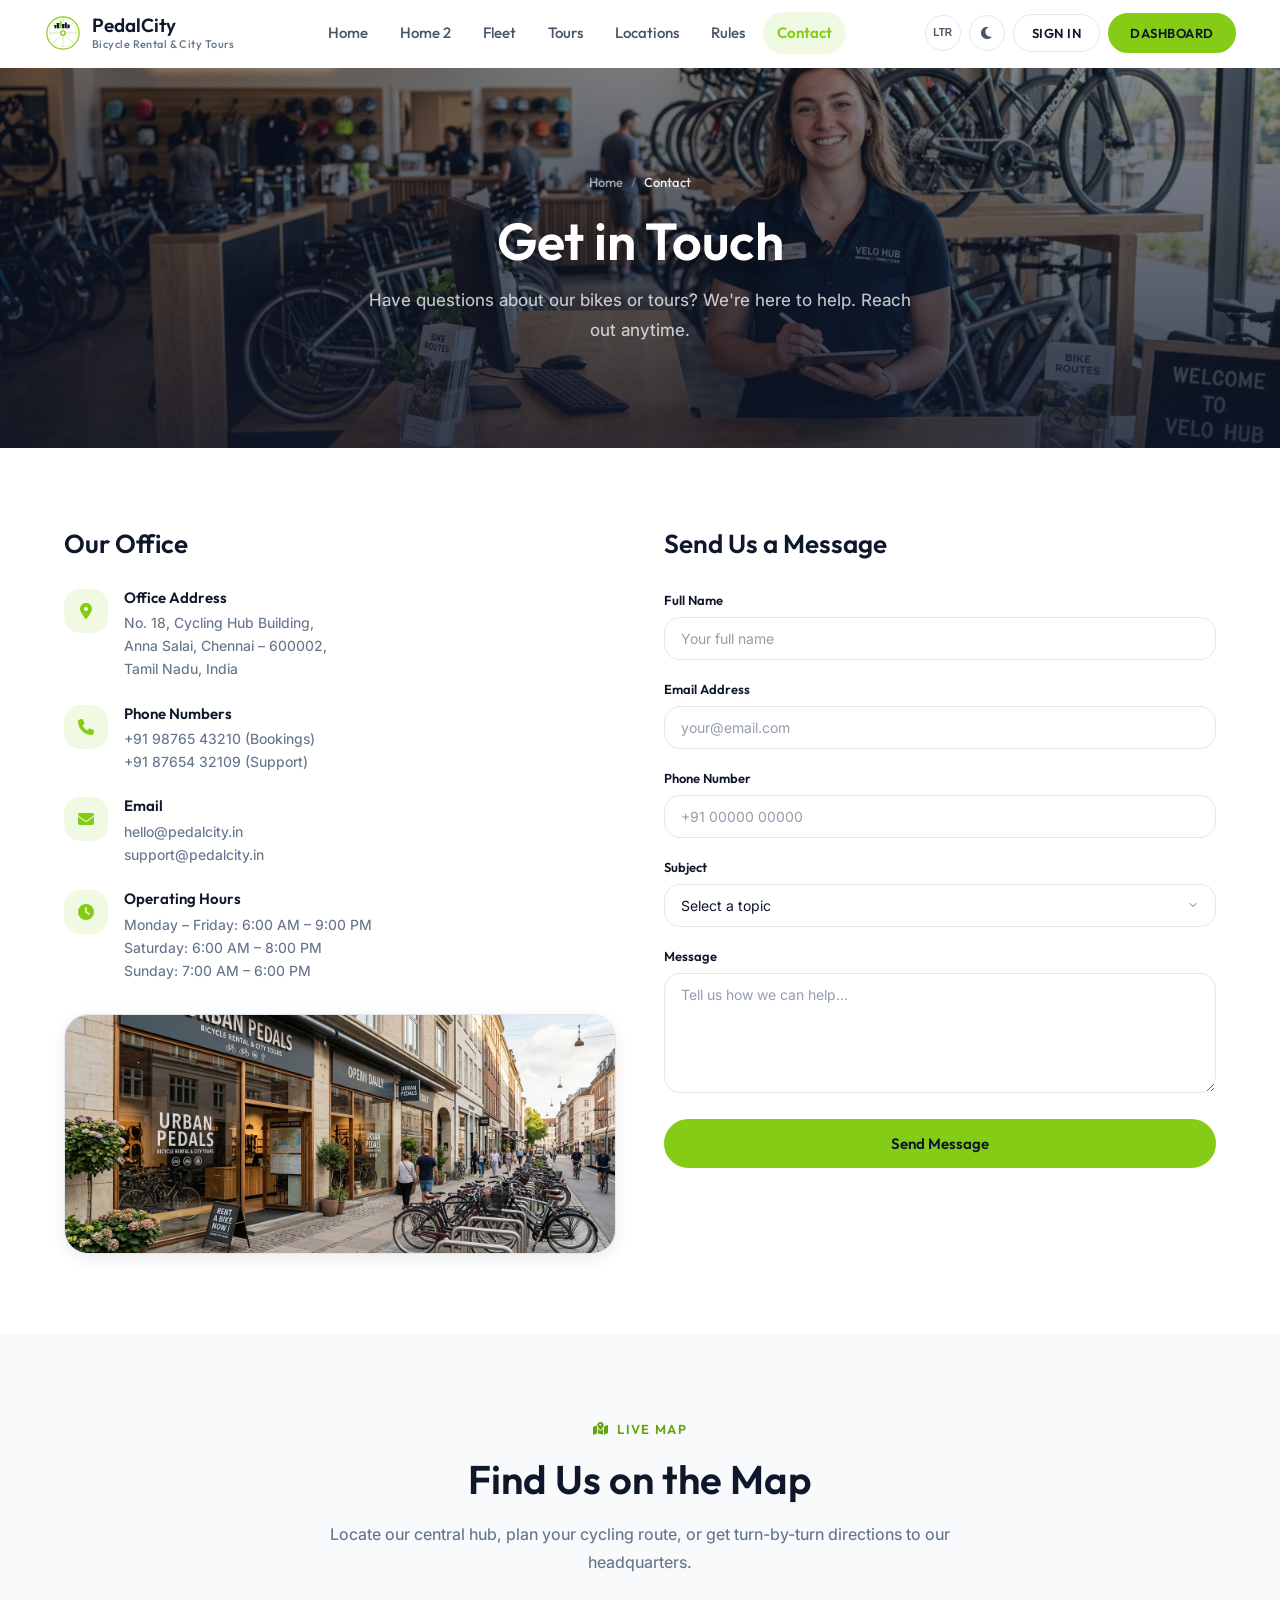
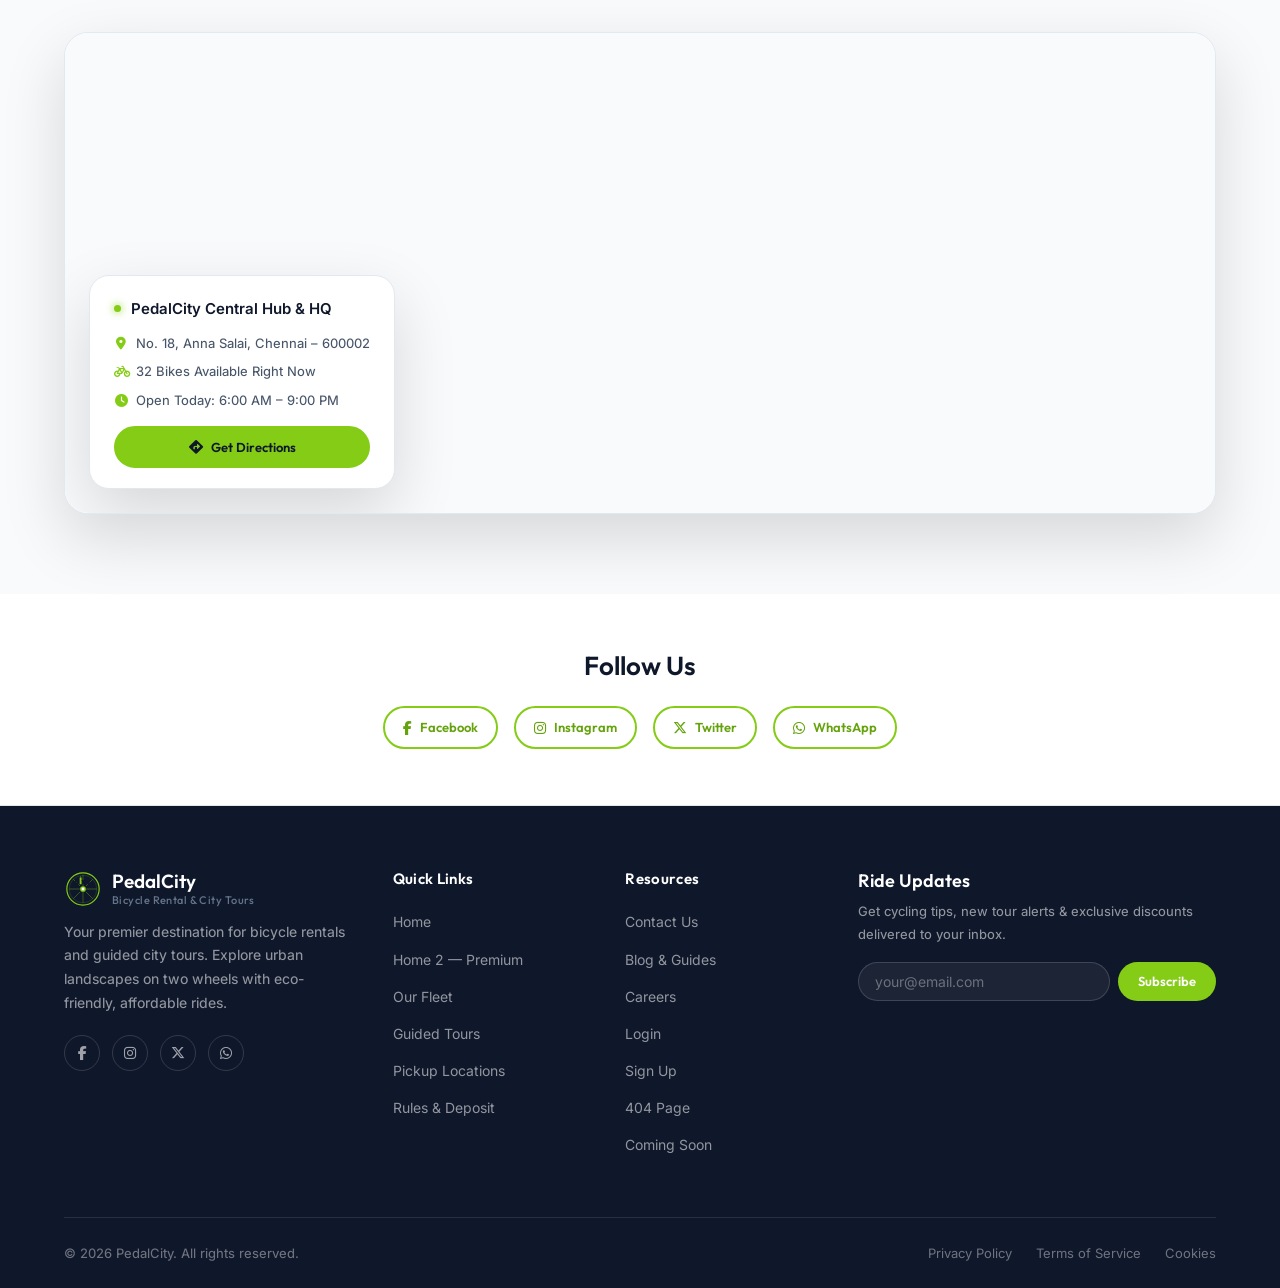
<file: contact.html>
<!DOCTYPE html>
<html lang="en" id="root-html">
<head>
    <meta charset="UTF-8">
    <meta name="viewport" content="width=device-width, initial-scale=1.0">
    <meta name="description" content="Contact PedalCity — Reach out for bicycle rental inquiries, tour bookings, partnerships, or support. Visit our office or drop us a message.">
    <title>Contact Us | PedalCity Bicycle Rental & City Tours</title>
    <link rel="icon" type="image/svg+xml" href="favicon.svg">
    <link rel="stylesheet" href="https://cdnjs.cloudflare.com/ajax/libs/font-awesome/6.5.1/css/all.min.css">
    <link rel="stylesheet" href="style.css">
</head>
<body>
<div id="main-nav"></div>

<section class="page-header" aria-label="Contact Header">
    <div class="page-header-bg"><img src="assets/images/banner-contact.jpg" alt="PedalCity customer support center"></div>
    <div class="page-header-overlay"></div>
    <div class="container">
        <div class="breadcrumb"><a href="index.html">Home</a><span class="sep">/</span><span>Contact</span></div>
        <h1>Get in Touch</h1>
        <p>Have questions about our bikes or tours? We're here to help. Reach out anytime.</p>
    </div>
</section>

<!-- CONTACT SECTION -->
<section class="section">
    <div class="container">
        <div class="contact-split-grid animate-on-scroll">
            <!-- LEFT: Info -->
            <div>
                <h3 style="margin-bottom:1.75rem;">Our Office</h3>
                <div class="contact-info-item">
                    <div class="contact-info-icon"><i class="fas fa-map-marker-alt"></i></div>
                    <div><h5>Office Address</h5><p><bdi>No. 18, Cycling Hub Building,</bdi><br><bdi>Anna Salai, Chennai – 600002,</bdi><br><bdi>Tamil Nadu, India</bdi></p></div>
                </div>
                <div class="contact-info-item">
                    <div class="contact-info-icon"><i class="fas fa-phone"></i></div>
                    <div><h5>Phone Numbers</h5><p><bdi>+91 98765 43210</bdi> (Bookings)<br><bdi>+91 87654 32109</bdi> (Support)</p></div>
                </div>
                <div class="contact-info-item">
                    <div class="contact-info-icon"><i class="fas fa-envelope"></i></div>
                    <div><h5>Email</h5><p><bdi>hello@pedalcity.in</bdi><br><bdi>support@pedalcity.in</bdi></p></div>
                </div>
                <div class="contact-info-item">
                    <div class="contact-info-icon"><i class="fas fa-clock"></i></div>
                    <div><h5>Operating Hours</h5><p>Monday – Friday: 6:00 AM – 9:00 PM<br>Saturday: 6:00 AM – 8:00 PM<br>Sunday: 7:00 AM – 6:00 PM</p></div>
                </div>
                <!-- Map Image -->
                <div class="map-wrapper" style="margin-top:2rem;height:240px;">
                    <img src="assets/images/location-map.jpg" alt="PedalCity office location map" loading="lazy">
                </div>
            </div>
            <!-- RIGHT: Form -->
            <div>
                <h3 style="margin-bottom:1.75rem;">Send Us a Message</h3>
                <form onsubmit="event.preventDefault(); alert('Thank you! Your message has been sent. We\'ll respond within 2 hours.'); this.reset();">
                    <div class="form-group">
                        <label class="form-label" for="ct-name">Full Name</label>
                        <input type="text" id="ct-name" class="form-input" placeholder="Your full name" required>
                    </div>
                    <div class="form-group">
                        <label class="form-label" for="ct-email">Email Address</label>
                        <input type="email" id="ct-email" class="form-input" placeholder="your@email.com" required>
                    </div>
                    <div class="form-group">
                        <label class="form-label" for="ct-phone">Phone Number</label>
                        <input type="tel" id="ct-phone" class="form-input" placeholder="+91 00000 00000">
                    </div>
                    <div class="form-group">
                        <label class="form-label" for="ct-subject">Subject</label>
                        <select id="ct-subject" class="form-select" required>
                            <option value="" disabled selected>Select a topic</option>
                            <option>Bike Rental Inquiry</option>
                            <option>Tour Booking</option>
                            <option>Corporate / Group Booking</option>
                            <option>Partnership Opportunity</option>
                            <option>Feedback / Complaint</option>
                            <option>Other</option>
                        </select>
                    </div>
                    <div class="form-group">
                        <label class="form-label" for="ct-message">Message</label>
                        <textarea id="ct-message" class="form-textarea" placeholder="Tell us how we can help..." required></textarea>
                    </div>
                    <button type="submit" class="btn btn-primary w-full btn-lg">Send Message</button>
                </form>
            </div>
        </div>
    </div>
</section>

<!-- ========== LIVE INTERACTIVE MAP SECTION ========== -->
<section class="section section-alt live-map-section" id="live-map">
    <div class="container">
        <div class="section-header animate-on-scroll">
            <div class="section-label"><i class="fas fa-map-marked-alt"></i> Live Map</div>
            <h2>Find Us on the Map</h2>
            <p>Locate our central hub, plan your cycling route, or get turn-by-turn directions to our headquarters.</p>
        </div>
        <div class="live-map-card animate-on-scroll">
            <div class="live-map-frame-wrapper">
                <iframe 
                    title="PedalCity Central Hub Live Map"
                    src="https://www.google.com/maps/embed?pb=!1m18!1m12!1m3!1d3886.643729906666!2d80.2662057!3d13.0583167!2m3!1f0!2f0!3f0!3m2!1i1024!2i768!4f13.1!3m3!1m2!1s0x3a526639b7d59837%3A0x6d9f0f9fb9c07ec7!2sAnna%20Salai%2C%20Chennai%2C%20Tamil%20Nadu!5e0!3m2!1sen!2sin!4v1700000000000!5m2!1sen!2sin" 
                    allowfullscreen="" 
                    loading="lazy" 
                    referrerpolicy="no-referrer-when-downgrade">
                </iframe>
            </div>
            <div class="live-map-overlay-badge">
                <div class="live-map-badge-header">
                    <span class="avail-dot"></span>
                    <strong>PedalCity Central Hub & HQ</strong>
                </div>
                <p><i class="fas fa-map-marker-alt"></i> No. 18, Anna Salai, Chennai – 600002</p>
                <p><i class="fas fa-bicycle"></i> 32 Bikes Available Right Now</p>
                <p><i class="fas fa-clock"></i> Open Today: 6:00 AM – 9:00 PM</p>
                <div class="live-map-actions">
                    <a href="https://maps.google.com/?q=Anna+Salai+Chennai" target="_blank" rel="noopener" class="btn btn-primary btn-sm w-full">
                        <i class="fas fa-directions"></i> Get Directions
                    </a>
                </div>
            </div>
        </div>
    </div>
</section>

<!-- Social Links -->
<section class="section-sm">
    <div class="container" style="text-align:center;">
        <h3 style="margin-bottom:1.5rem;">Follow Us</h3>
        <div style="display:flex;gap:1rem;justify-content:center;flex-wrap:wrap;">
            <a href="#" class="btn btn-outline btn-sm"><i class="fab fa-facebook-f"></i> Facebook</a>
            <a href="#" class="btn btn-outline btn-sm"><i class="fab fa-instagram"></i> Instagram</a>
            <a href="#" class="btn btn-outline btn-sm"><i class="fab fa-x-twitter"></i> Twitter</a>
            <a href="#" class="btn btn-outline btn-sm"><i class="fab fa-whatsapp"></i> WhatsApp</a>
        </div>
    </div>
</section>

<div id="main-footer"></div>
<script src="components.js"></script>
</body>
</html>
</file>
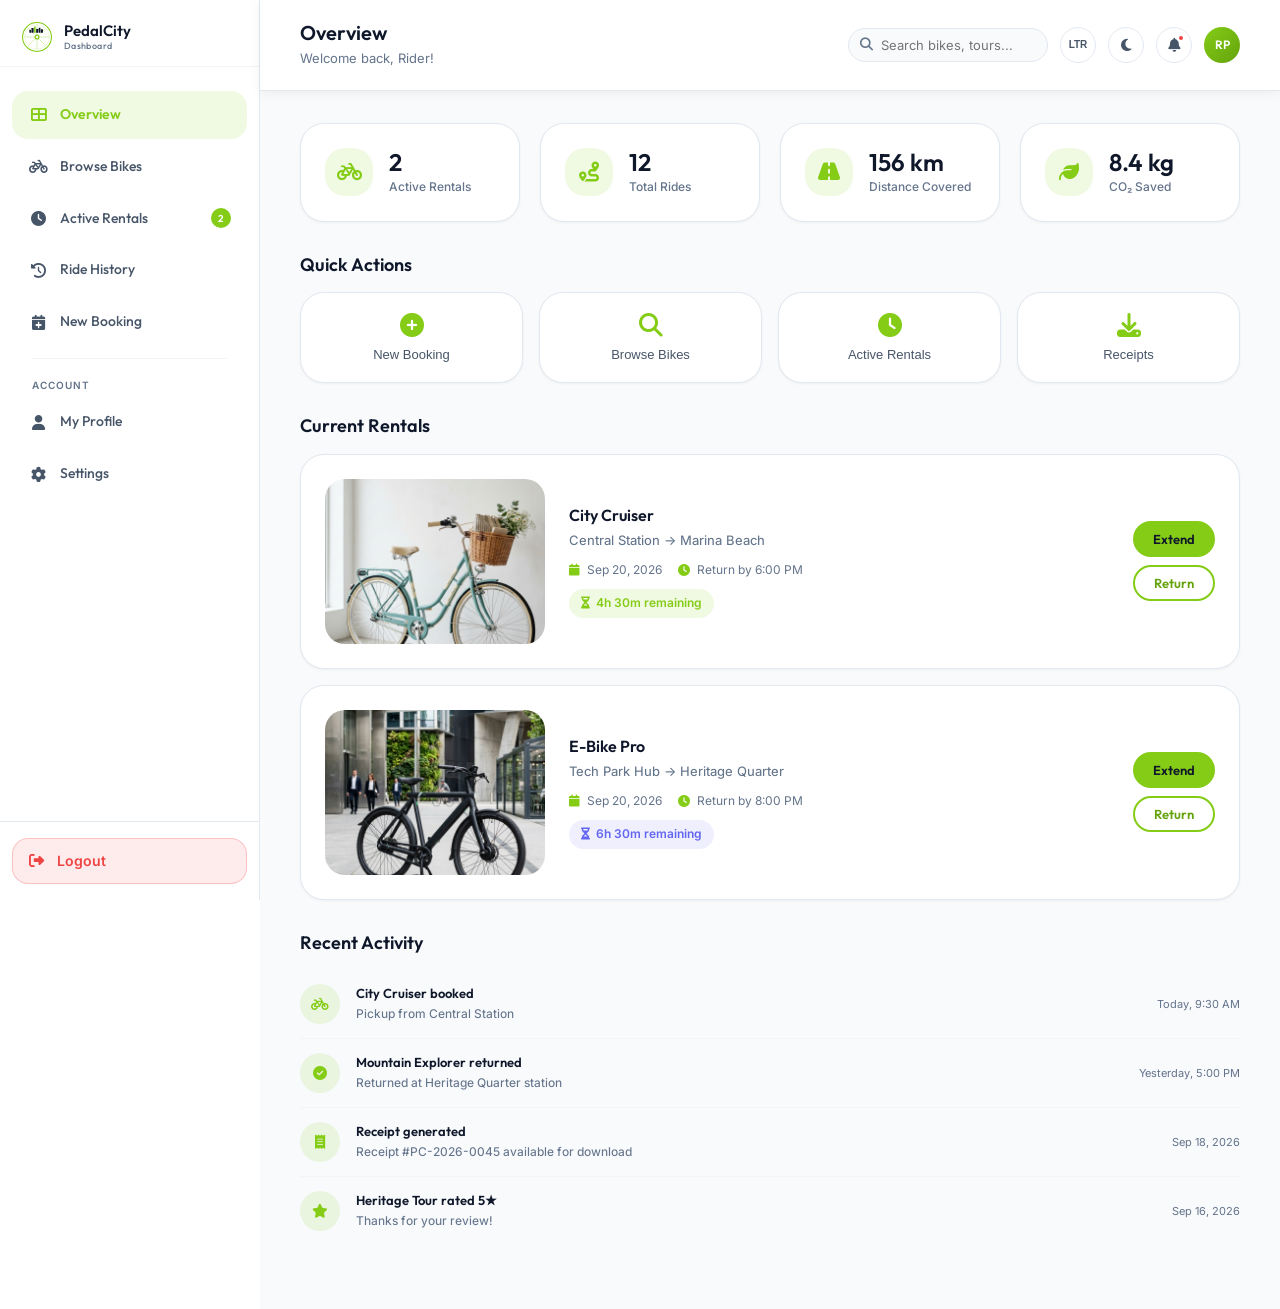
<file: dashboard.html>
<!DOCTYPE html>
<html lang="en" id="root-html">
<head>
    <meta charset="UTF-8">
    <meta name="viewport" content="width=device-width, initial-scale=1.0">
    <meta name="description" content="PedalCity Customer Dashboard — Browse available bicycles, manage active rentals, extend bookings, download receipts, and view ride history.">
    <title>Dashboard | PedalCity Bicycle Rental & City Tours</title>
    <link rel="icon" type="image/svg+xml" href="favicon.svg">
    <link rel="stylesheet" href="https://cdnjs.cloudflare.com/ajax/libs/font-awesome/6.5.1/css/all.min.css">
    <link rel="stylesheet" href="style.css">
</head>
<body class="dashboard-body">

<!-- Backdrop -->
<div class="dashboard-backdrop" id="dashboard-backdrop" onclick="toggleDashboardSidebar()"></div>

<!-- ===== SIDEBAR ===== -->
<aside class="dashboard-sidebar" id="dashboard-sidebar">
    <div class="sidebar-header">
        <a href="index.html" class="nav-logo" aria-label="PedalCity Home" style="margin-bottom:0;">
            <img src="logo.svg" alt="PedalCity Logo" width="34" height="34" style="width:34px;height:34px;object-fit:contain;display:block;flex-shrink:0;">
            <div class="nav-logo-text">
                <span class="brand-top" style="font-size:0.9375rem;">PedalCity</span>
                <span class="brand-bottom" style="font-size:0.5625rem;">Dashboard</span>
            </div>
        </a>
    </div>

    <nav class="sidebar-nav">
        <a href="#" class="sidebar-link active" onclick="switchDashTab('overview', this)" id="nav-overview">
            <i class="fas fa-th-large"></i> Overview
        </a>
        <a href="#" class="sidebar-link" onclick="switchDashTab('browse', this)" id="nav-browse">
            <i class="fas fa-bicycle"></i> Browse Bikes
        </a>
        <a href="#" class="sidebar-link" onclick="switchDashTab('active', this)" id="nav-active">
            <i class="fas fa-clock"></i> Active Rentals
            <span class="sidebar-badge">2</span>
        </a>
        <a href="#" class="sidebar-link" onclick="switchDashTab('history', this)" id="nav-history">
            <i class="fas fa-history"></i> Ride History
        </a>
        <a href="#" class="sidebar-link" onclick="switchDashTab('book', this)" id="nav-book">
            <i class="fas fa-calendar-plus"></i> New Booking
        </a>

        <div class="sidebar-divider"></div>
        <p class="sidebar-section-label">Account</p>

        <a href="#" class="sidebar-link" onclick="switchDashTab('profile', this)" id="nav-profile">
            <i class="fas fa-user"></i> My Profile
        </a>
        <a href="#" class="sidebar-link" onclick="switchDashTab('settings', this)" id="nav-settings">
            <i class="fas fa-cog"></i> Settings
        </a>
    </nav>

    <div class="sidebar-footer">
        <a href="login.html" id="logout-btn" class="sidebar-link-logout" onclick="openLogoutModal(event);" role="button" aria-haspopup="dialog" aria-label="Log out of PedalCity Dashboard">
            <i class="fas fa-sign-out-alt"></i> <span>Logout</span>
        </a>
    </div>
</aside>

<!-- ===== MAIN CONTENT ===== -->
<main class="dashboard-main">
    <!-- Top Bar -->
    <header class="dashboard-topbar">
        <div class="dashboard-topbar-left">
            <button id="sidebar-toggle" class="dashboard-topbar-toggle" onclick="toggleDashboardSidebar()" aria-label="Toggle Sidebar">
                <i class="fas fa-bars"></i>
            </button>
            <div>
                <h2 class="dashboard-page-title" id="dash-page-title">Overview</h2>
                <p class="dashboard-page-subtitle" id="dash-page-subtitle">Welcome back, Rider!</p>
            </div>
        </div>
        <div class="dashboard-topbar-actions">
            <div class="dashboard-search">
                <i class="fas fa-search"></i>
                <input type="text" placeholder="Search bikes, tours..." class="dashboard-search-input">
            </div>
            <button onclick="toggleDir()" class="dashboard-notification-btn" title="Toggle Direction" aria-label="Toggle text direction">
                <span class="dir-label" style="font-size:0.625rem;font-weight:600;">LTR</span>
            </button>
            <button onclick="toggleTheme()" class="dashboard-notification-btn" title="Toggle Theme" aria-label="Toggle dark mode">
                <i class="fas fa-moon theme-icon"></i>
            </button>
            <button class="dashboard-notification-btn" title="Notifications">
                <i class="fas fa-bell"></i>
                <span class="notification-dot"></span>
            </button>
            <div class="dashboard-user-avatar" title="Profile">
                <span>RP</span>
            </div>
        </div>
    </header>

    <!-- ===== TAB: OVERVIEW ===== -->
    <div class="dash-tab active" id="tab-overview">
        <!-- Metric Cards -->
        <div class="dash-metrics-grid">
            <div class="dash-metric-card">
                <div class="dash-metric-icon"><i class="fas fa-bicycle"></i></div>
                <div>
                    <div class="dash-metric-value">2</div>
                    <div class="dash-metric-label">Active Rentals</div>
                </div>
            </div>
            <div class="dash-metric-card">
                <div class="dash-metric-icon"><i class="fas fa-route"></i></div>
                <div>
                    <div class="dash-metric-value">12</div>
                    <div class="dash-metric-label">Total Rides</div>
                </div>
            </div>
            <div class="dash-metric-card">
                <div class="dash-metric-icon"><i class="fas fa-road"></i></div>
                <div>
                    <div class="dash-metric-value">156 km</div>
                    <div class="dash-metric-label">Distance Covered</div>
                </div>
            </div>
            <div class="dash-metric-card">
                <div class="dash-metric-icon"><i class="fas fa-leaf"></i></div>
                <div>
                    <div class="dash-metric-value">8.4 kg</div>
                    <div class="dash-metric-label">CO₂ Saved</div>
                </div>
            </div>
        </div>

        <!-- Quick Actions -->
        <div class="dash-section">
            <h3 class="dash-section-title">Quick Actions</h3>
            <div class="quick-actions-grid">
                <button class="quick-action-btn" onclick="switchDashTab('book', document.getElementById('nav-book'))">
                    <i class="fas fa-plus-circle"></i>
                    <span>New Booking</span>
                </button>
                <button class="quick-action-btn" onclick="switchDashTab('browse', document.getElementById('nav-browse'))">
                    <i class="fas fa-search"></i>
                    <span>Browse Bikes</span>
                </button>
                <button class="quick-action-btn" onclick="switchDashTab('active', document.getElementById('nav-active'))">
                    <i class="fas fa-clock"></i>
                    <span>Active Rentals</span>
                </button>
                <button class="quick-action-btn" onclick="switchDashTab('history', document.getElementById('nav-history'))">
                    <i class="fas fa-download"></i>
                    <span>Receipts</span>
                </button>
            </div>
        </div>

        <!-- Current Rentals Preview -->
        <div class="dash-section">
            <h3 class="dash-section-title">Current Rentals</h3>
            <div class="dash-rental-cards">
                <div class="dash-rental-card">
                    <img src="assets/images/dashboard-bike-1.jpg" alt="City Cruiser rental" class="dash-rental-img">
                    <div class="dash-rental-info">
                        <h4>City Cruiser</h4>
                        <p>Central Station → Marina Beach</p>
                        <div class="dash-rental-meta">
                            <span><i class="fas fa-calendar"></i> Sep 20, 2026</span>
                            <span><i class="fas fa-clock"></i> Return by 6:00 PM</span>
                        </div>
                        <div class="dash-rental-countdown">
                            <span class="countdown-badge active"><i class="fas fa-hourglass-half"></i> 4h 30m remaining</span>
                        </div>
                    </div>
                    <div class="dash-rental-actions">
                        <button class="btn btn-primary btn-sm" onclick="alert('Rental extended by 2 hours!')">Extend</button>
                        <button class="btn btn-outline btn-sm" onclick="alert('Return confirmed!')">Return</button>
                    </div>
                </div>
                <div class="dash-rental-card">
                    <img src="assets/images/dashboard-bike-3.jpg" alt="E-Bike Pro rental" class="dash-rental-img">
                    <div class="dash-rental-info">
                        <h4>E-Bike Pro</h4>
                        <p>Tech Park Hub → Heritage Quarter</p>
                        <div class="dash-rental-meta">
                            <span><i class="fas fa-calendar"></i> Sep 20, 2026</span>
                            <span><i class="fas fa-clock"></i> Return by 8:00 PM</span>
                        </div>
                        <div class="dash-rental-countdown">
                            <span class="countdown-badge"><i class="fas fa-hourglass-half"></i> 6h 30m remaining</span>
                        </div>
                    </div>
                    <div class="dash-rental-actions">
                        <button class="btn btn-primary btn-sm" onclick="alert('Rental extended by 2 hours!')">Extend</button>
                        <button class="btn btn-outline btn-sm" onclick="alert('Return confirmed!')">Return</button>
                    </div>
                </div>
            </div>
        </div>

        <!-- Recent Activity -->
        <div class="dash-section">
            <h3 class="dash-section-title">Recent Activity</h3>
            <div class="dash-activity-list">
                <div class="dash-activity-item">
                    <div class="dash-activity-icon"><i class="fas fa-bicycle"></i></div>
                    <div class="dash-activity-content">
                        <h5>City Cruiser booked</h5>
                        <p>Pickup from Central Station</p>
                    </div>
                    <div class="dash-activity-time">Today, 9:30 AM</div>
                </div>
                <div class="dash-activity-item">
                    <div class="dash-activity-icon"><i class="fas fa-check-circle"></i></div>
                    <div class="dash-activity-content">
                        <h5>Mountain Explorer returned</h5>
                        <p>Returned at Heritage Quarter station</p>
                    </div>
                    <div class="dash-activity-time">Yesterday, 5:00 PM</div>
                </div>
                <div class="dash-activity-item">
                    <div class="dash-activity-icon"><i class="fas fa-receipt"></i></div>
                    <div class="dash-activity-content">
                        <h5>Receipt generated</h5>
                        <p>Receipt #PC-2026-0045 available for download</p>
                    </div>
                    <div class="dash-activity-time">Sep 18, 2026</div>
                </div>
                <div class="dash-activity-item">
                    <div class="dash-activity-icon"><i class="fas fa-star"></i></div>
                    <div class="dash-activity-content">
                        <h5>Heritage Tour rated 5★</h5>
                        <p>Thanks for your review!</p>
                    </div>
                    <div class="dash-activity-time">Sep 16, 2026</div>
                </div>
            </div>
        </div>
    </div>

    <!-- ===== TAB: BROWSE BIKES ===== -->
    <div class="dash-tab" id="tab-browse">
        <div class="dash-section">
            <h3 class="dash-section-title">Available Bicycles</h3>
            <p style="color:var(--text-muted);margin-bottom:1.5rem;">Real-time availability across all stations. Click to book.</p>
            <div class="filter-tabs" style="margin-bottom:1.5rem;">
                <button class="filter-tab active" data-filter="all" onclick="switchFilter('all', '.dash-bike-card')">All</button>
                <button class="filter-tab" data-filter="city" onclick="switchFilter('city', '.dash-bike-card')">City</button>
                <button class="filter-tab" data-filter="mountain" onclick="switchFilter('mountain', '.dash-bike-card')">Mountain</button>
                <button class="filter-tab" data-filter="ebike" onclick="switchFilter('ebike', '.dash-bike-card')">E-Bike</button>
                <button class="filter-tab" data-filter="kids" onclick="switchFilter('kids', '.dash-bike-card')">Kids</button>
            </div>
            <div class="dash-bikes-grid">
                <div class="dash-bike-card" data-category="city">
                    <img src="assets/images/bike-city-cruiser.jpg" alt="City Cruiser">
                    <div class="dash-bike-info">
                        <h4>City Cruiser</h4>
                        <p>7 Speed · Alloy · 14 kg</p>
                        <div style="display:flex;align-items:center;justify-content:space-between;margin-top:0.75rem;">
                            <span class="card-price" style="font-size:1rem;">₹299<span>/day</span></span>
                            <span style="font-size:0.6875rem;color:var(--green);font-weight:600;"><span class="avail-dot" style="width:6px;height:6px;"></span> 24</span>
                        </div>
                    </div>
                    <button class="btn btn-primary btn-sm w-full" onclick="switchDashTab('book', document.getElementById('nav-book'))">Book Now</button>
                </div>
                <div class="dash-bike-card" data-category="mountain">
                    <img src="assets/images/bike-mountain.jpg" alt="Mountain Explorer">
                    <div class="dash-bike-info">
                        <h4>Mountain Explorer</h4>
                        <p>21 Speed · Carbon · 16 kg</p>
                        <div style="display:flex;align-items:center;justify-content:space-between;margin-top:0.75rem;">
                            <span class="card-price" style="font-size:1rem;">₹499<span>/day</span></span>
                            <span style="font-size:0.6875rem;color:var(--green);font-weight:600;"><span class="avail-dot" style="width:6px;height:6px;"></span> 12</span>
                        </div>
                    </div>
                    <button class="btn btn-primary btn-sm w-full" onclick="switchDashTab('book', document.getElementById('nav-book'))">Book Now</button>
                </div>
                <div class="dash-bike-card" data-category="ebike">
                    <img src="assets/images/bike-ebike.jpg" alt="E-Bike Pro">
                    <div class="dash-bike-info">
                        <h4>E-Bike Pro</h4>
                        <p>250W · 60km Range · Alloy</p>
                        <div style="display:flex;align-items:center;justify-content:space-between;margin-top:0.75rem;">
                            <span class="card-price" style="font-size:1rem;">₹699<span>/day</span></span>
                            <span style="font-size:0.6875rem;color:var(--green);font-weight:600;"><span class="avail-dot" style="width:6px;height:6px;"></span> 8</span>
                        </div>
                    </div>
                    <button class="btn btn-primary btn-sm w-full" onclick="switchDashTab('book', document.getElementById('nav-book'))">Book Now</button>
                </div>
                <div class="dash-bike-card" data-category="city">
                    <img src="assets/images/dash-bike-tandem.jpg" alt="Tandem Explorer">
                    <div class="dash-bike-info">
                        <h4>Tandem Explorer</h4>
                        <p>7 Speed · 2-Seater · 22 kg</p>
                        <div style="display:flex;align-items:center;justify-content:space-between;margin-top:0.75rem;">
                            <span class="card-price" style="font-size:1rem;">₹599<span>/day</span></span>
                            <span style="font-size:0.6875rem;color:var(--amber);font-weight:600;">5 left</span>
                        </div>
                    </div>
                    <button class="btn btn-primary btn-sm w-full" onclick="switchDashTab('book', document.getElementById('nav-book'))">Book Now</button>
                </div>
                <div class="dash-bike-card" data-category="kids">
                    <img src="assets/images/bike-kids.jpg" alt="Junior Rider">
                    <div class="dash-bike-info">
                        <h4>Junior Rider</h4>
                        <p>Single Speed · 9 kg · Ages 6–12</p>
                        <div style="display:flex;align-items:center;justify-content:space-between;margin-top:0.75rem;">
                            <span class="card-price" style="font-size:1rem;">₹199<span>/day</span></span>
                            <span style="font-size:0.6875rem;color:var(--green);font-weight:600;"><span class="avail-dot" style="width:6px;height:6px;"></span> 18</span>
                        </div>
                    </div>
                    <button class="btn btn-primary btn-sm w-full" onclick="switchDashTab('book', document.getElementById('nav-book'))">Book Now</button>
                </div>
                <div class="dash-bike-card" data-category="ebike">
                    <img src="assets/images/bike-ecity-commuter.jpg" alt="E-City Commuter">
                    <div class="dash-bike-info">
                        <h4>E-City Commuter</h4>
                        <p>350W · 80km Range · Carbon</p>
                        <div style="display:flex;align-items:center;justify-content:space-between;margin-top:0.75rem;">
                            <span class="card-price" style="font-size:1rem;">₹899<span>/day</span></span>
                            <span style="font-size:0.6875rem;color:var(--green);font-weight:600;"><span class="avail-dot" style="width:6px;height:6px;"></span> 6</span>
                        </div>
                    </div>
                    <button class="btn btn-primary btn-sm w-full" onclick="switchDashTab('book', document.getElementById('nav-book'))">Book Now</button>
                </div>
                <div class="dash-bike-card" data-category="mountain">
                    <img src="assets/images/dash-bike-gravel.jpg" alt="Gravel Explorer Carbon">
                    <div class="dash-bike-info">
                        <h4>Gravel Explorer Carbon</h4>
                        <p>18 Speed · Carbon · 9.8 kg</p>
                        <div style="display:flex;align-items:center;justify-content:space-between;margin-top:0.75rem;">
                            <span class="card-price" style="font-size:1rem;">₹549<span>/day</span></span>
                            <span style="font-size:0.6875rem;color:var(--green);font-weight:600;"><span class="avail-dot" style="width:6px;height:6px;"></span> 14</span>
                        </div>
                    </div>
                    <button class="btn btn-primary btn-sm w-full" onclick="switchDashTab('book', document.getElementById('nav-book'))">Book Now</button>
                </div>
                <div class="dash-bike-card" data-category="city">
                    <img src="assets/images/bike-vintage.jpg" alt="Vintage Dutch Classic">
                    <div class="dash-bike-info">
                        <h4>Vintage Dutch Classic</h4>
                        <p>3 Speed Nexus · Leather · 13 kg</p>
                        <div style="display:flex;align-items:center;justify-content:space-between;margin-top:0.75rem;">
                            <span class="card-price" style="font-size:1rem;">₹349<span>/day</span></span>
                            <span style="font-size:0.6875rem;color:var(--green);font-weight:600;"><span class="avail-dot" style="width:6px;height:6px;"></span> 16</span>
                        </div>
                    </div>
                    <button class="btn btn-primary btn-sm w-full" onclick="switchDashTab('book', document.getElementById('nav-book'))">Book Now</button>
                </div>
            </div>
        </div>
    </div>

    <!-- ===== TAB: ACTIVE RENTALS ===== -->
    <div class="dash-tab" id="tab-active">
        <div class="dash-section">
            <h3 class="dash-section-title">Active Rentals (2)</h3>
            <p style="color:var(--text-muted);margin-bottom:1.5rem;">Your currently rented bicycles with return deadlines and extension options.</p>
            <div class="dash-rental-cards">
                <div class="dash-rental-card">
                    <img src="assets/images/dashboard-bike-1.jpg" alt="City Cruiser" class="dash-rental-img">
                    <div class="dash-rental-info">
                        <h4>City Cruiser</h4>
                        <p>Booking #PC-2026-0047 · Central Station → Marina Beach</p>
                        <div class="dash-rental-meta">
                            <span><i class="fas fa-calendar"></i> Sep 20, 2026</span>
                            <span><i class="fas fa-clock"></i> Return by 6:00 PM</span>
                            <span><i class="fas fa-map-marker-alt"></i> Any Station</span>
                        </div>
                        <div class="dash-rental-countdown">
                            <span class="countdown-badge active"><i class="fas fa-hourglass-half"></i> 4h 30m remaining</span>
                        </div>
                        <div class="dash-rental-details">
                            <div><strong>Rental Duration:</strong> Half-Day (4 hours)</div>
                            <div><strong>Insurance:</strong> Standard Coverage</div>
                            <div><strong>Deposit:</strong> ₹500 (refundable)</div>
                            <div><strong>Total Paid:</strong> ₹398</div>
                        </div>
                    </div>
                    <div class="dash-rental-actions">
                        <button class="btn btn-primary btn-sm" onclick="alert('Rental extended by 2 hours! New return time: 8:00 PM.')"><i class="fas fa-plus"></i> Extend 2h</button>
                        <button class="btn btn-outline btn-sm" onclick="alert('Return initiated. Please drop off at any station.')"><i class="fas fa-undo"></i> Return</button>
                    </div>
                </div>
                <div class="dash-rental-card">
                    <img src="assets/images/dashboard-bike-3.jpg" alt="E-Bike Pro" class="dash-rental-img">
                    <div class="dash-rental-info">
                        <h4>E-Bike Pro</h4>
                        <p>Booking #PC-2026-0048 · Tech Park Hub → Heritage Quarter</p>
                        <div class="dash-rental-meta">
                            <span><i class="fas fa-calendar"></i> Sep 20, 2026</span>
                            <span><i class="fas fa-clock"></i> Return by 8:00 PM</span>
                            <span><i class="fas fa-map-marker-alt"></i> Any Station</span>
                        </div>
                        <div class="dash-rental-countdown">
                            <span class="countdown-badge"><i class="fas fa-hourglass-half"></i> 6h 30m remaining</span>
                        </div>
                        <div class="dash-rental-details">
                            <div><strong>Rental Duration:</strong> Full-Day</div>
                            <div><strong>Insurance:</strong> Premium Coverage</div>
                            <div><strong>Deposit:</strong> ₹0 (premium plan)</div>
                            <div><strong>Total Paid:</strong> ₹798</div>
                        </div>
                    </div>
                    <div class="dash-rental-actions">
                        <button class="btn btn-primary btn-sm" onclick="alert('Rental extended by 2 hours!')"><i class="fas fa-plus"></i> Extend 2h</button>
                        <button class="btn btn-outline btn-sm" onclick="alert('Return initiated.')"><i class="fas fa-undo"></i> Return</button>
                    </div>
                </div>
            </div>
        </div>
    </div>

    <!-- ===== TAB: RIDE HISTORY ===== -->
    <div class="dash-tab" id="tab-history">
        <div class="dash-section">
            <h3 class="dash-section-title">Ride History & Receipts</h3>
            <p style="color:var(--text-muted);margin-bottom:1.5rem;">Your past rentals with downloadable receipts and signed agreements.</p>
            <div class="dash-table-wrapper">
                <table class="dash-table">
                    <thead>
                        <tr>
                            <th class="col-hide-mobile">Booking ID</th>
                            <th>Bicycle</th>
                            <th class="col-hide-mobile">Date</th>
                            <th class="col-hide-mobile">Duration</th>
                            <th>Amount</th>
                            <th>Status</th>
                            <th>Actions</th>
                        </tr>
                    </thead>
                    <tbody>
                        <tr>
                            <td class="col-hide-mobile"><code>PC-0045</code></td>
                            <td>
                                <strong>Mountain Explorer</strong>
                                <span class="dash-table-subtext mobile-only">PC-0045 · Sep 18 · Full-Day</span>
                            </td>
                            <td class="col-hide-mobile"><span class="table-date">Sep 18, 2026</span></td>
                            <td class="col-hide-mobile">Full-Day</td>
                            <td><strong>₹499</strong></td>
                            <td><span class="status-badge completed">Completed</span></td>
                            <td>
                                <div class="dash-table-actions">
                                    <button class="btn btn-outline btn-xs" onclick="alert('Downloading receipt PDF...')" title="Download Receipt"><i class="fas fa-download"></i> <span class="btn-text-desktop">Receipt</span></button>
                                    <button class="btn btn-outline btn-xs col-hide-mobile" onclick="alert('Downloading signed agreement PDF...')" title="Download Agreement"><i class="fas fa-file-signature"></i> <span class="btn-text-desktop">Agreement</span></button>
                                </div>
                            </td>
                        </tr>
                        <tr>
                            <td class="col-hide-mobile"><code>PC-0042</code></td>
                            <td>
                                <strong>City Cruiser</strong>
                                <span class="dash-table-subtext mobile-only">PC-0042 · Sep 15 · Half-Day</span>
                            </td>
                            <td class="col-hide-mobile"><span class="table-date">Sep 15, 2026</span></td>
                            <td class="col-hide-mobile">Half-Day</td>
                            <td><strong>₹349</strong></td>
                            <td><span class="status-badge completed">Completed</span></td>
                            <td>
                                <div class="dash-table-actions">
                                    <button class="btn btn-outline btn-xs" onclick="alert('Downloading receipt PDF...')" title="Download Receipt"><i class="fas fa-download"></i> <span class="btn-text-desktop">Receipt</span></button>
                                    <button class="btn btn-outline btn-xs col-hide-mobile" onclick="alert('Downloading signed agreement PDF...')" title="Download Agreement"><i class="fas fa-file-signature"></i> <span class="btn-text-desktop">Agreement</span></button>
                                </div>
                            </td>
                        </tr>
                        <tr>
                            <td class="col-hide-mobile"><code>PC-0038</code></td>
                            <td>
                                <strong>E-Bike Pro</strong>
                                <span class="dash-table-subtext mobile-only">PC-0038 · Sep 12 · 3h</span>
                            </td>
                            <td class="col-hide-mobile"><span class="table-date">Sep 12, 2026</span></td>
                            <td class="col-hide-mobile">Hourly (3h)</td>
                            <td><strong>₹297</strong></td>
                            <td><span class="status-badge completed">Completed</span></td>
                            <td>
                                <div class="dash-table-actions">
                                    <button class="btn btn-outline btn-xs" onclick="alert('Downloading receipt PDF...')" title="Download Receipt"><i class="fas fa-download"></i> <span class="btn-text-desktop">Receipt</span></button>
                                    <button class="btn btn-outline btn-xs col-hide-mobile" onclick="alert('Downloading signed agreement PDF...')" title="Download Agreement"><i class="fas fa-file-signature"></i> <span class="btn-text-desktop">Agreement</span></button>
                                </div>
                            </td>
                        </tr>
                        <tr>
                            <td class="col-hide-mobile"><code>PC-0031</code></td>
                            <td>
                                <strong>Tandem Explorer</strong>
                                <span class="dash-table-subtext mobile-only">PC-0031 · Sep 8 · Full-Day</span>
                            </td>
                            <td class="col-hide-mobile"><span class="table-date">Sep 8, 2026</span></td>
                            <td class="col-hide-mobile">Full-Day</td>
                            <td><strong>₹599</strong></td>
                            <td><span class="status-badge completed">Completed</span></td>
                            <td>
                                <div class="dash-table-actions">
                                    <button class="btn btn-outline btn-xs" onclick="alert('Downloading receipt PDF...')" title="Download Receipt"><i class="fas fa-download"></i> <span class="btn-text-desktop">Receipt</span></button>
                                    <button class="btn btn-outline btn-xs col-hide-mobile" onclick="alert('Downloading signed agreement PDF...')" title="Download Agreement"><i class="fas fa-file-signature"></i> <span class="btn-text-desktop">Agreement</span></button>
                                </div>
                            </td>
                        </tr>
                        <tr>
                            <td class="col-hide-mobile"><code>PC-0025</code></td>
                            <td>
                                <strong>City Cruiser</strong>
                                <span class="dash-table-subtext mobile-only">PC-0025 · Sep 3 · Half-Day</span>
                            </td>
                            <td class="col-hide-mobile"><span class="table-date">Sep 3, 2026</span></td>
                            <td class="col-hide-mobile">Half-Day</td>
                            <td><strong>₹349</strong></td>
                            <td><span class="status-badge cancelled">Cancelled</span></td>
                            <td><span style="font-size:0.75rem;color:var(--text-muted);">-</span></td>
                        </tr>
                    </tbody>
                </table>
            </div>
        </div>
    </div>

    <!-- ===== TAB: NEW BOOKING ===== -->
    <div class="dash-tab" id="tab-book">
        <div class="dash-section">
            <h3 class="dash-section-title">New Booking</h3>
            <p style="color:var(--text-muted);margin-bottom:1.5rem;">Select your bicycle, pickup location, duration, and complete your booking.</p>
            <form class="booking-form" onsubmit="event.preventDefault(); alert('Booking confirmed! Your bicycle will be ready at the selected station. Booking ID: PC-2026-0049'); switchDashTab('active', document.getElementById('nav-active'));">
                <div class="booking-form-grid">
                    <div class="form-group">
                        <label class="form-label" for="bk-bike">Bicycle Type</label>
                        <select id="bk-bike" class="form-select" required>
                            <option value="" disabled selected>Select bicycle</option>
                            <option>City Cruiser — ₹299/day</option>
                            <option>Mountain Explorer — ₹499/day</option>
                            <option>E-Bike Pro — ₹699/day</option>
                            <option>Junior Rider — ₹199/day</option>
                            <option>Tandem Explorer — ₹599/day</option>
                            <option>E-City Commuter — ₹899/day</option>
                        </select>
                    </div>
                    <div class="form-group">
                        <label class="form-label" for="bk-location">Pickup Location</label>
                        <select id="bk-location" class="form-select" required>
                            <option value="" disabled selected>Select station</option>
                            <option>Central Station — 42 Main St</option>
                            <option>Marina Beach — 15 Beach Rd</option>
                            <option>University Campus — 8 College Ave</option>
                            <option>Heritage Quarter — 3 Temple St</option>
                            <option>Tech Park Hub — 120 IT Corridor</option>
                            <option>Central Park Gate — 1 Park Ave</option>
                        </select>
                    </div>
                    <div class="form-group">
                        <label class="form-label" for="bk-date">Pickup Date</label>
                        <input type="date" id="bk-date" class="form-input" required>
                    </div>
                    <div class="form-group">
                        <label class="form-label" for="bk-time">Pickup Time</label>
                        <input type="time" id="bk-time" class="form-input" required>
                    </div>
                    <div class="form-group">
                        <label class="form-label" for="bk-duration">Rental Duration</label>
                        <select id="bk-duration" class="form-select" required>
                            <option value="" disabled selected>Select duration</option>
                            <option>Hourly (1 hour) — ₹99</option>
                            <option>Hourly (2 hours) — ₹198</option>
                            <option>Hourly (3 hours) — ₹297</option>
                            <option>Half-Day (4 hours) — ₹349</option>
                            <option>Full-Day (8 hours) — ₹599</option>
                            <option>2 Days — ₹1,099</option>
                            <option>Weekly (7 days) — ₹3,499</option>
                        </select>
                    </div>
                    <div class="form-group">
                        <label class="form-label" for="bk-insurance">Insurance Plan</label>
                        <select id="bk-insurance" class="form-select">
                            <option>Basic (Free)</option>
                            <option>Standard (₹49/day)</option>
                            <option>Premium (₹99/day)</option>
                        </select>
                    </div>
                </div>
                <div class="form-group">
                    <label class="form-label" for="bk-notes">Special Requests (Optional)</label>
                    <textarea id="bk-notes" class="form-textarea" placeholder="Any special requirements — child seat, phone mount, etc."></textarea>
                </div>
                <div class="form-group" style="margin-bottom:1.5rem;">
                    <div class="checkbox-wrapper">
                        <input type="checkbox" id="bk-terms" required>
                        <label for="bk-terms">I agree to the <a href="rules.html" class="link-primary" target="_blank">Rental Rules</a> and <a href="#" class="link-primary">Deposit Policy</a></label>
                    </div>
                </div>
                <button type="submit" class="btn btn-primary btn-lg"><i class="fas fa-calendar-check"></i> Confirm Booking</button>
            </form>
        </div>
    </div>

    <!-- ===== TAB: PROFILE ===== -->
    <div class="dash-tab" id="tab-profile">
        <div class="dash-section">
            <h3 class="dash-section-title">My Profile</h3>
            <div class="profile-header">
                <div class="profile-avatar"><span>RP</span></div>
                <div>
                    <h4>Ravi Patel</h4>
                    <p style="color:var(--text-muted);">ravi.patel@email.com · +91 98765 43210</p>
                    <p style="color:var(--text-muted);font-size:0.8125rem;">Member since September 2026</p>
                </div>
            </div>
            <form onsubmit="event.preventDefault(); alert('Profile updated successfully!');" style="margin-top:2rem;">
                <div class="booking-form-grid">
                    <div class="form-group">
                        <label class="form-label" for="pf-name">Full Name</label>
                        <input type="text" id="pf-name" class="form-input" value="Ravi Patel">
                    </div>
                    <div class="form-group">
                        <label class="form-label" for="pf-email">Email</label>
                        <input type="email" id="pf-email" class="form-input" value="ravi.patel@email.com">
                    </div>
                    <div class="form-group">
                        <label class="form-label" for="pf-phone">Phone</label>
                        <input type="tel" id="pf-phone" class="form-input" value="+91 98765 43210">
                    </div>
                    <div class="form-group">
                        <label class="form-label" for="pf-city">City</label>
                        <input type="text" id="pf-city" class="form-input" value="Chennai">
                    </div>
                </div>
                <button type="submit" class="btn btn-primary"><i class="fas fa-save"></i> Save Changes</button>
            </form>
        </div>
    </div>

    <!-- ===== TAB: SETTINGS ===== -->
    <div class="dash-tab" id="tab-settings">
        <div class="dash-section">
            <h3 class="dash-section-title">Settings</h3>
            <div class="settings-group">
                <h4>Notifications</h4>
                <div class="setting-item"><span>Email notifications</span><input type="checkbox" checked></div>
                <div class="setting-item"><span>SMS alerts</span><input type="checkbox" checked></div>
                <div class="setting-item"><span>Rental reminders</span><input type="checkbox" checked></div>
                <div class="setting-item"><span>Promotional offers</span><input type="checkbox"></div>
            </div>
            <div class="settings-group">
                <h4>Privacy</h4>
                <div class="setting-item"><span>Share ride statistics</span><input type="checkbox"></div>
                <div class="setting-item"><span>Public profile</span><input type="checkbox"></div>
            </div>
            <div class="settings-group">
                <h4>Account</h4>
                <div class="settings-actions">
                    <button class="btn btn-outline btn-sm" onclick="alert('Password change email sent!')"><i class="fas fa-key"></i> Change Password</button>
                    <button class="btn btn-outline btn-sm btn-delete-account" onclick="if(confirm('Are you sure you want to delete your account? This action cannot be undone.')) alert('Account deletion request submitted.');"><i class="fas fa-trash"></i> Delete Account</button>
                </div>
            </div>
        </div>
    </div>
</main>

<script src="components.js"></script>
<script>
// Dashboard-specific initialization
document.addEventListener('DOMContentLoaded', function() {
    // Remove default nav/footer injection for dashboard
    const mainNav = document.getElementById('main-nav');
    const mainFooter = document.getElementById('main-footer');
    if (mainNav) mainNav.remove();
    if (mainFooter) mainFooter.remove();

    // Auth theme/dir init
    initAuthPage();

    // Set today's date as default for booking
    const dateInput = document.getElementById('bk-date');
    if (dateInput) {
        const today = new Date().toISOString().split('T')[0];
        dateInput.value = today;
        dateInput.min = today;
    }
});

function switchDashTab(tabId, linkEl) {
    // Hide all tabs
    document.querySelectorAll('.dash-tab').forEach(tab => tab.classList.remove('active'));
    // Show target
    const target = document.getElementById('tab-' + tabId);
    if (target) target.classList.add('active');

    // Update sidebar active
    document.querySelectorAll('.sidebar-link').forEach(l => l.classList.remove('active'));
    if (linkEl) linkEl.classList.add('active');

    // Update title
    const titles = {
        overview: ['Overview', 'Welcome back, Rider!'],
        browse: ['Browse Bikes', 'Real-time availability across all stations'],
        active: ['Active Rentals', 'Your currently rented bicycles'],
        history: ['Ride History', 'Past rentals, receipts & agreements'],
        book: ['New Booking', 'Reserve your next ride'],
        profile: ['My Profile', 'Manage your account details'],
        settings: ['Settings', 'Notification & privacy preferences'],
    };
    const t = titles[tabId] || ['Dashboard', ''];
    document.getElementById('dash-page-title').textContent = t[0];
    document.getElementById('dash-page-subtitle').textContent = t[1];

    // Close mobile sidebar if open
    if (typeof closeDashboardSidebar === 'function') {
        closeDashboardSidebar();
    } else {
        const sidebar = document.querySelector('.dashboard-sidebar');
        const backdrop = document.querySelector('.dashboard-backdrop');
        if (sidebar) sidebar.classList.remove('open');
        if (backdrop) backdrop.classList.remove('open');
        document.body.style.overflow = '';
    }

    // Prevent default link navigation
    if (event) event.preventDefault();
}

// --- Logout Confirmation Modal Handling ---
function openLogoutModal(e) {
    if (e && e.preventDefault) e.preventDefault();
    const modal = document.getElementById('logout-modal');
    const cancelBtn = document.getElementById('logout-cancel-btn');
    if (modal) {
        modal.classList.add('active');
        document.body.style.overflow = 'hidden';
        if (cancelBtn) cancelBtn.focus();
    }
}

function closeLogoutModal() {
    const modal = document.getElementById('logout-modal');
    if (modal) {
        modal.classList.remove('active');
        document.body.style.overflow = '';
    }
}

document.addEventListener('keydown', function(e) {
    if (e.key === 'Escape') {
        closeLogoutModal();
    }
});
</script>

<!-- ============================================================ -->
<!-- LOGOUT CONFIRMATION POPUP MODAL (2 Options) -->
<!-- ============================================================ -->
<div id="logout-modal" class="logout-modal-backdrop" role="dialog" aria-modal="true" aria-labelledby="logout-modal-title" onclick="if(event.target === this) closeLogoutModal();">
    <div class="logout-modal-card">
        <button id="logout-modal-close" class="logout-modal-close-btn" onclick="closeLogoutModal()" title="Close" aria-label="Close dialog">
            <i class="fas fa-times"></i>
        </button>
        <div class="logout-modal-icon">
            <i class="fas fa-sign-out-alt"></i>
        </div>
        <h3 id="logout-modal-title" class="logout-modal-title">Confirm Logout</h3>
        <p style="color:var(--text-muted);font-size:0.875rem;margin-bottom:1.5rem;line-height:1.6;">Are you sure you want to log out of your PedalCity dashboard?</p>
        <div class="logout-modal-actions">
            <!-- Option 1: Cancel -->
            <button type="button" id="logout-cancel-btn" class="btn-logout-cancel" onclick="closeLogoutModal()">
                <i class="fas fa-times"></i> Cancel
            </button>
            <!-- Option 2: Yes, Log Out -->
            <a href="login.html" id="logout-confirm-btn" class="btn-logout-confirm">
                <i class="fas fa-sign-out-alt"></i> Yes, Log Out
            </a>
        </div>
    </div>
</div>
</body>
</html>
</file>
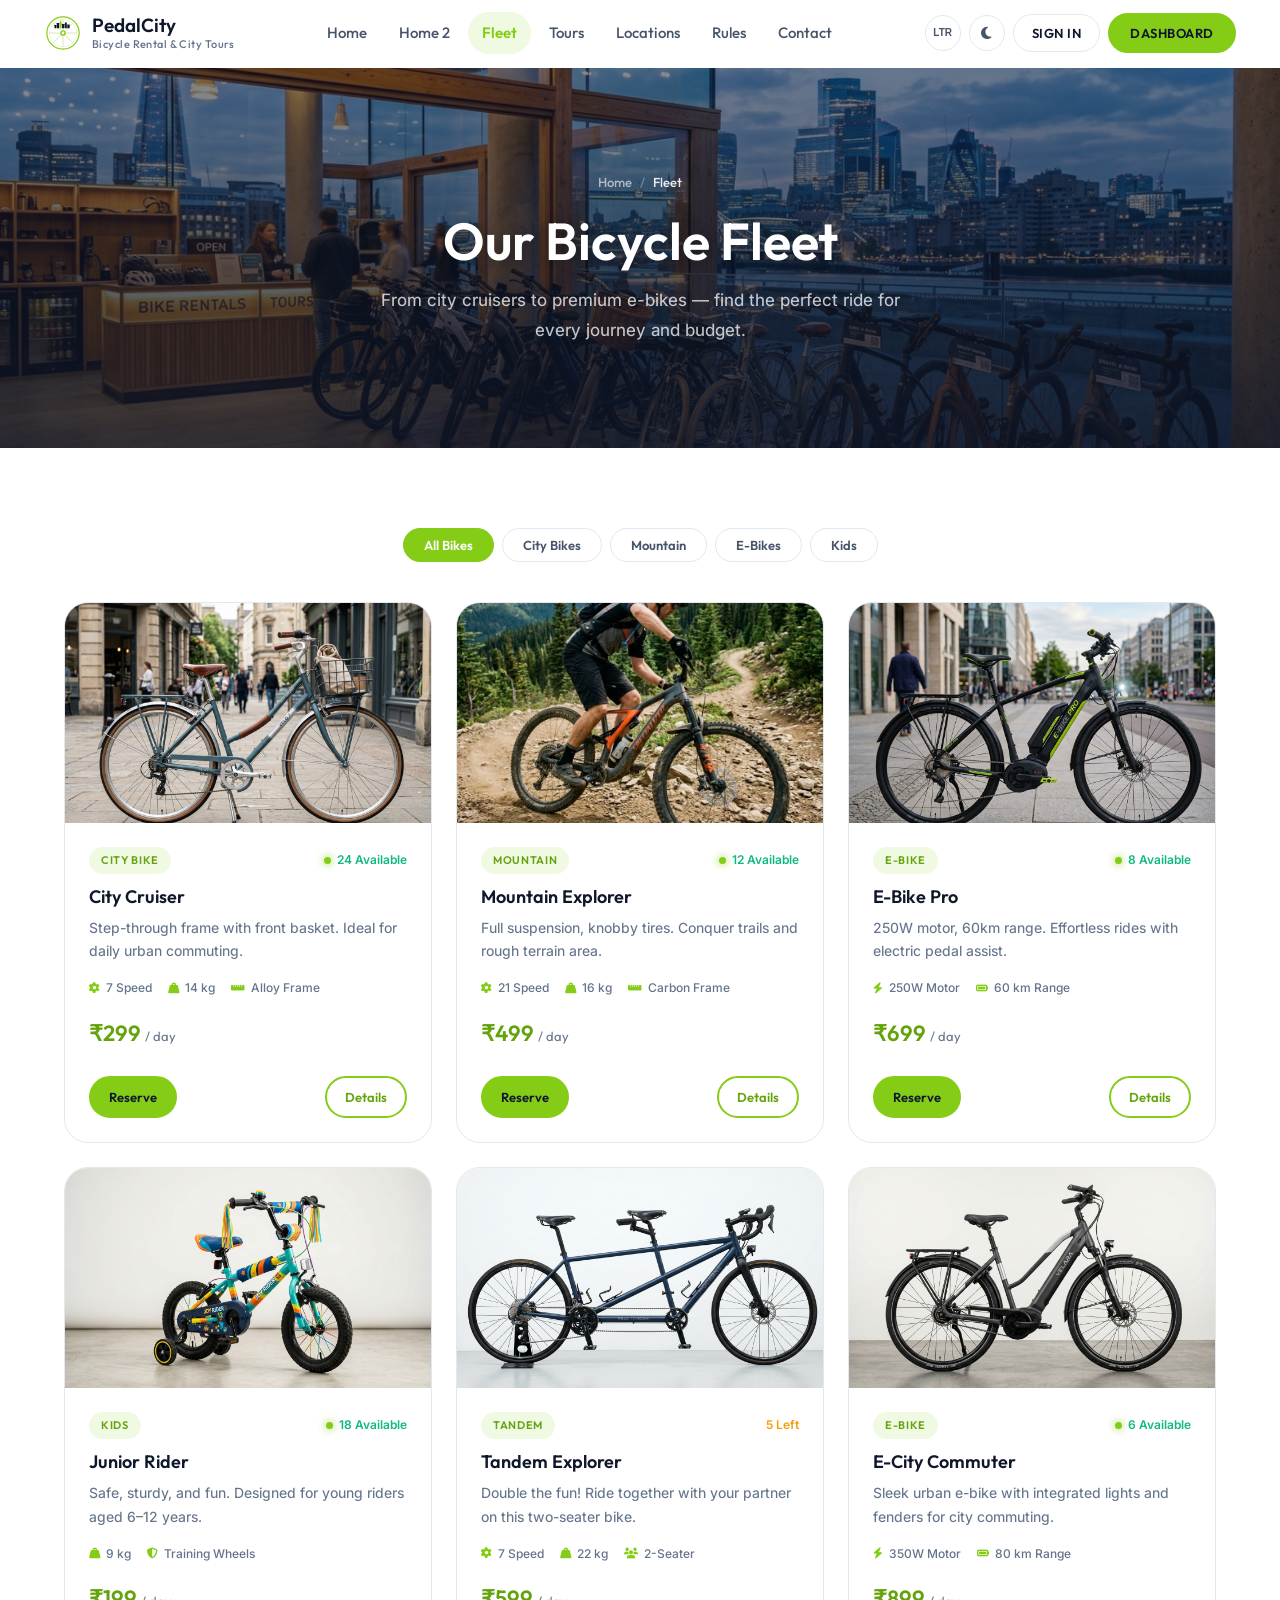
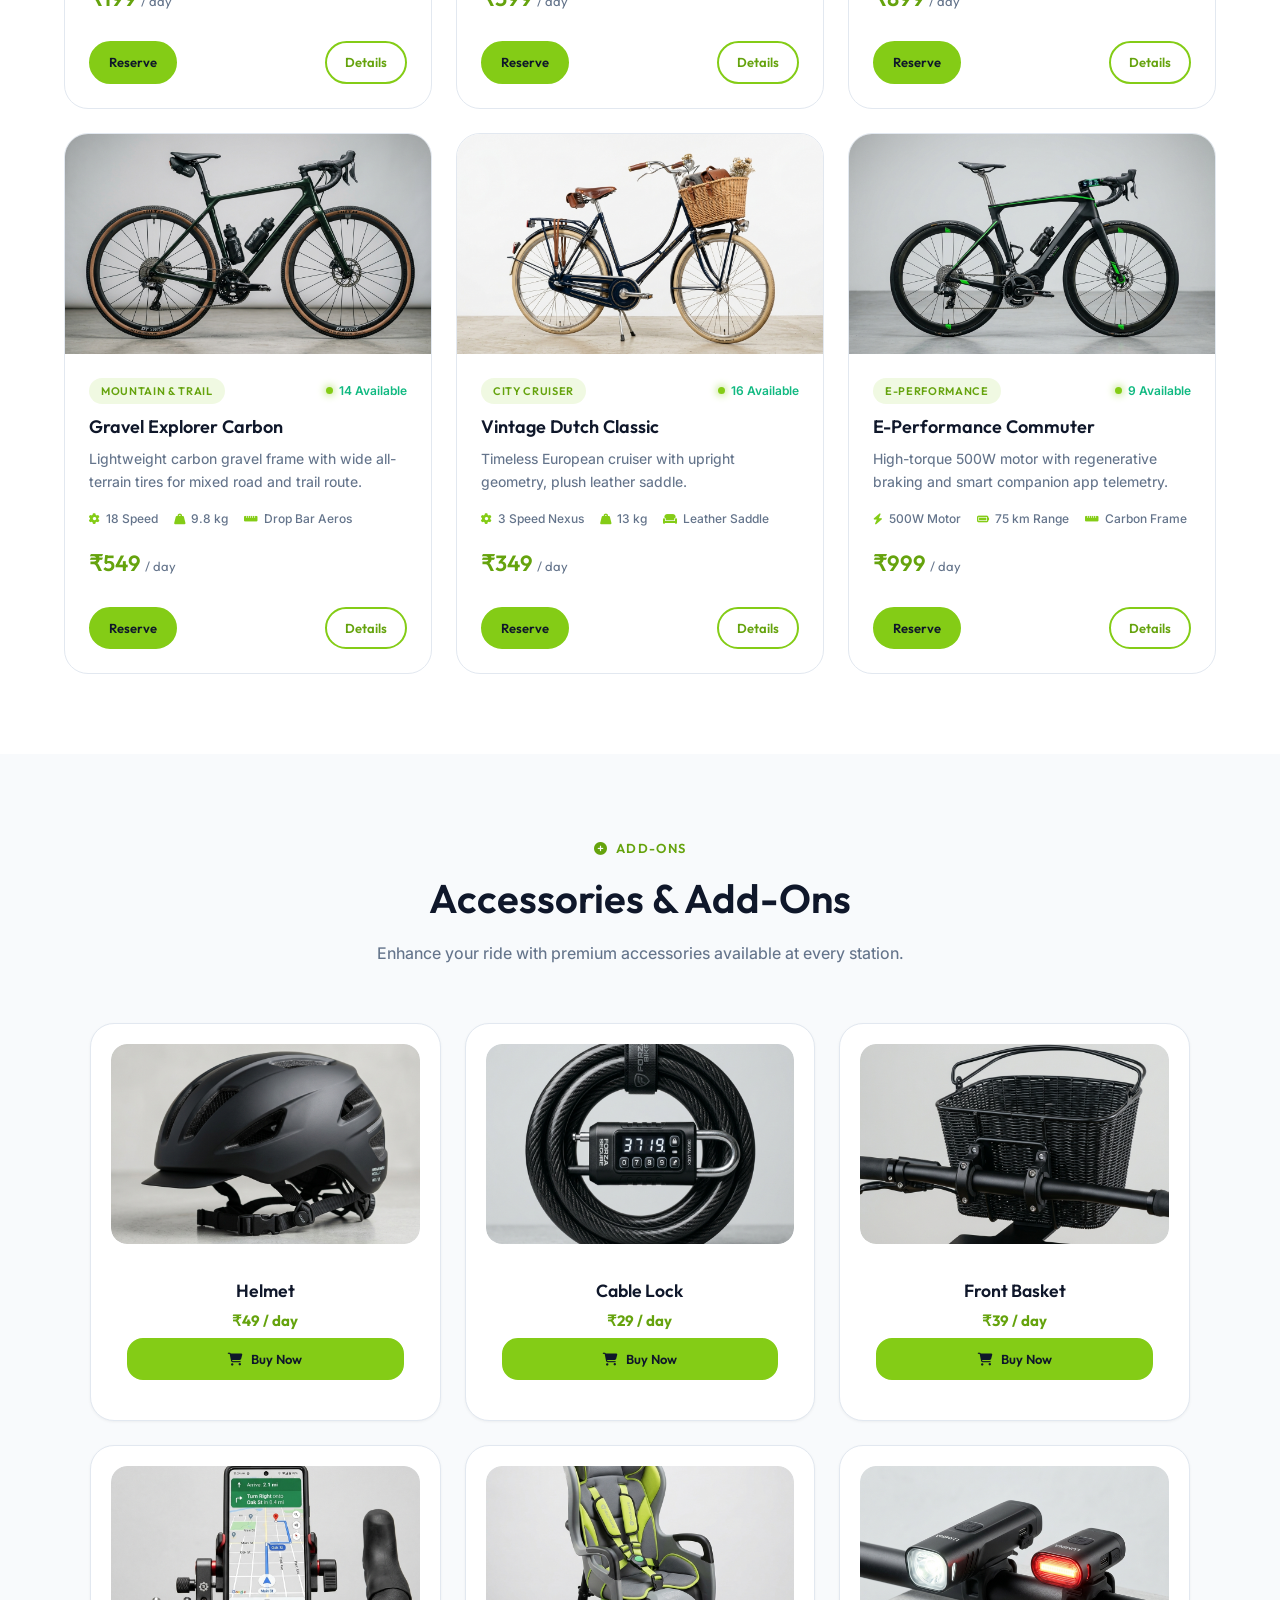
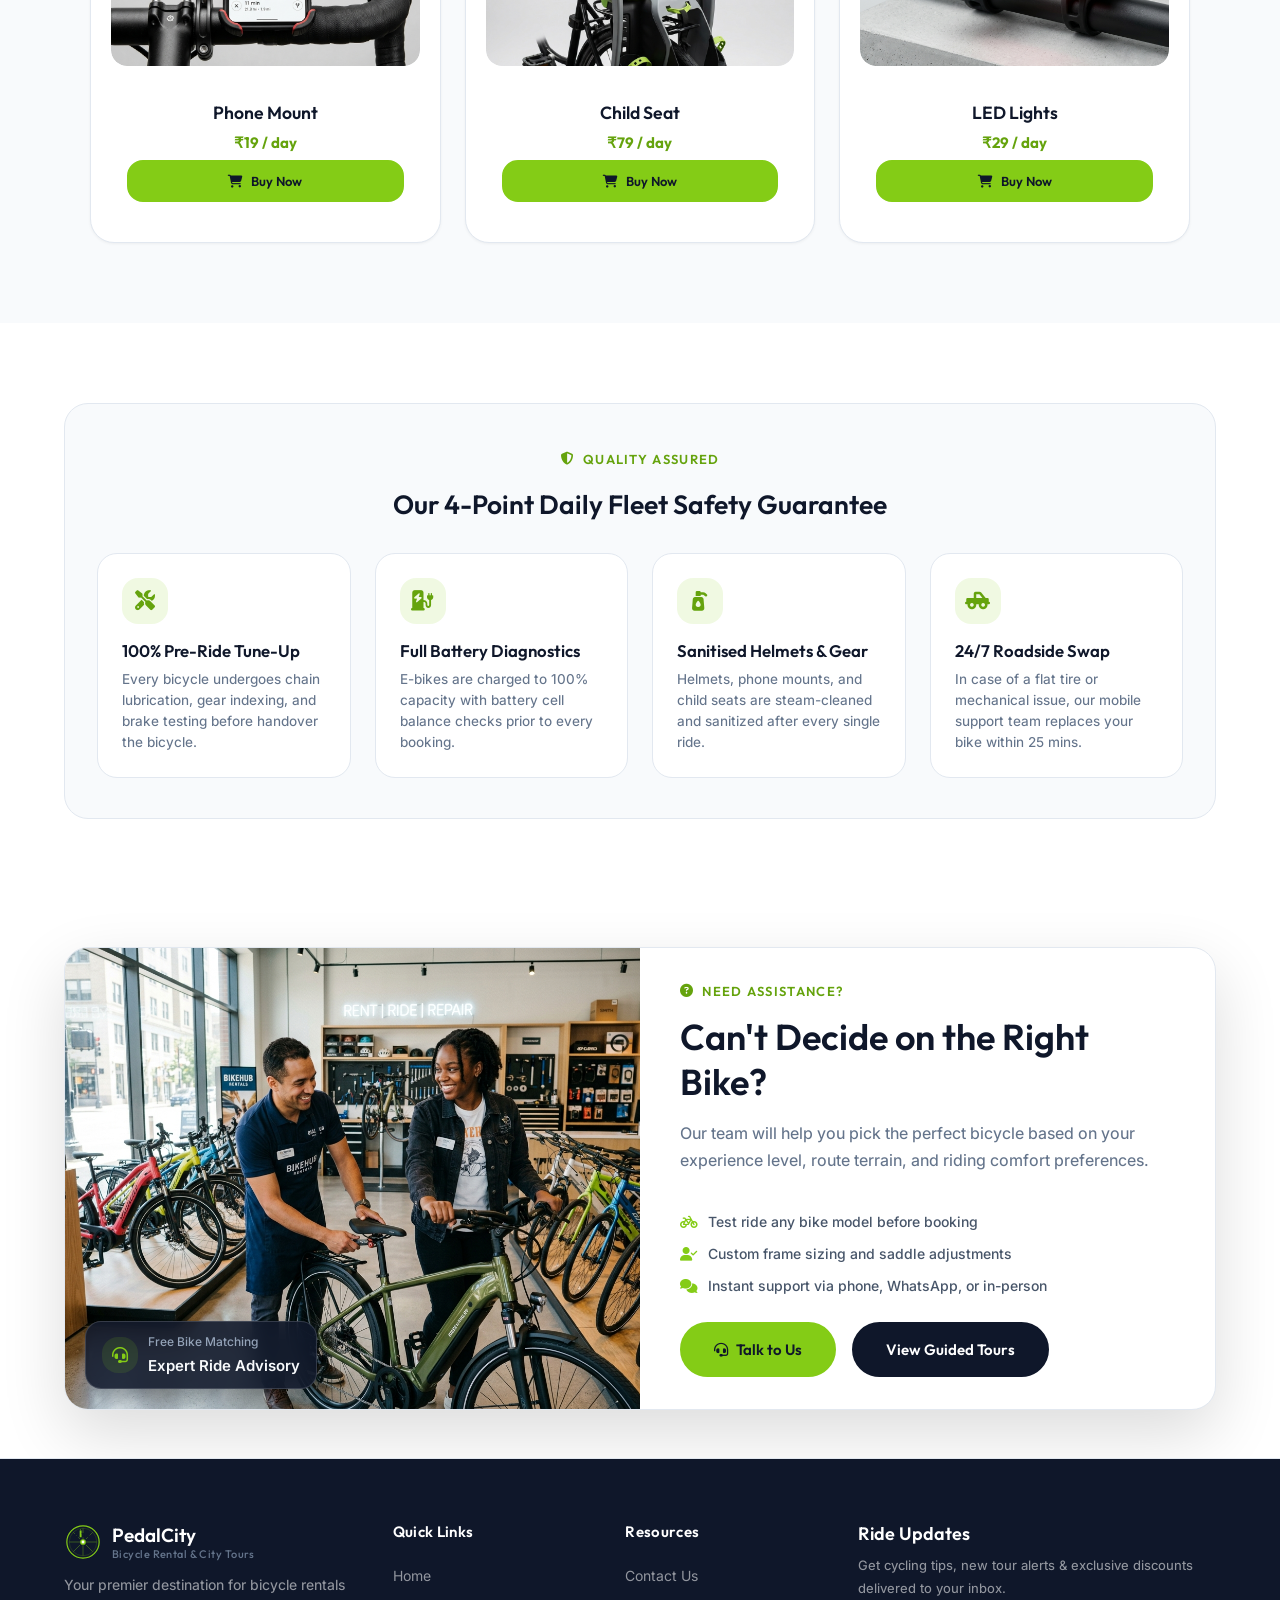
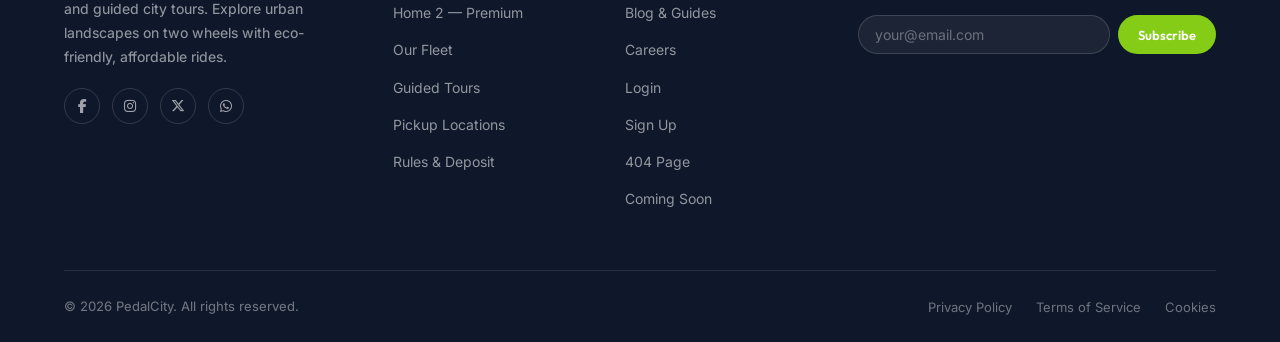
<file: fleet.html>
<!DOCTYPE html>
<html lang="en" id="root-html">
<head>
    <meta charset="UTF-8">
    <meta name="viewport" content="width=device-width, initial-scale=1.0">
    <meta name="description" content="Explore PedalCity's diverse fleet of rental bicycles — city cruisers, mountain bikes, e-bikes, kids' bikes, and tandems. Find your perfect ride with daily rates and real-time availability.">
    <title>Our Fleet | PedalCity Bicycle Rental & City Tours</title>
    <link rel="icon" type="image/svg+xml" href="favicon.svg">
    <link rel="stylesheet" href="https://cdnjs.cloudflare.com/ajax/libs/font-awesome/6.5.1/css/all.min.css">
    <link rel="stylesheet" href="style.css">
</head>
<body>

<div id="main-nav"></div>

<!-- PAGE HEADER -->
<section class="page-header" aria-label="Fleet Header">
    <div class="page-header-bg"><img src="assets/images/banner-fleet.jpg" alt="PedalCity bicycle fleet at modern rental station"></div>
    <div class="page-header-overlay"></div>
    <div class="container">
        <div class="breadcrumb"><a href="index.html">Home</a><span class="sep">/</span><span>Fleet</span></div>
        <h1>Our Bicycle Fleet</h1>
        <p>From city cruisers to premium e-bikes — find the perfect ride for every journey and budget.</p>
    </div>
</section>

<!-- FILTER TABS -->
<section class="section">
    <div class="container">
        <div class="filter-tabs animate-on-scroll">
            <button class="filter-tab active" data-filter="all" onclick="switchFilter('all', '.filterable-card')">All Bikes</button>
            <button class="filter-tab" data-filter="city" onclick="switchFilter('city', '.filterable-card')">City Bikes</button>
            <button class="filter-tab" data-filter="mountain" onclick="switchFilter('mountain', '.filterable-card')">Mountain</button>
            <button class="filter-tab" data-filter="ebike" onclick="switchFilter('ebike', '.filterable-card')">E-Bikes</button>
            <button class="filter-tab" data-filter="kids" onclick="switchFilter('kids', '.filterable-card')">Kids</button>
        </div>

        <div class="grid grid-3 animate-on-scroll">
            <!-- City Cruiser -->
            <div class="card filterable-card" data-category="city">
                <div class="card-img"><img src="assets/images/bike-city-cruiser.jpg" alt="City Cruiser bicycle" loading="lazy"></div>
                <div class="card-body">
                    <div style="display:flex;align-items:center;justify-content:space-between;margin-bottom:0.75rem;">
                        <span class="badge badge-primary">City Bike</span>
                        <span style="display:flex;align-items:center;gap:0.375rem;font-size:0.75rem;color:var(--green);font-weight:600;"><span class="avail-dot"></span> 24 Available</span>
                    </div>
                    <h3 class="card-title">City Cruiser</h3>
                    <p class="card-text">Step-through frame with front basket. Ideal for daily urban commuting.</p>
                    <div class="bike-specs">
                        <span class="bike-spec"><i class="fas fa-cog"></i> 7 Speed</span>
                        <span class="bike-spec"><i class="fas fa-weight-hanging"></i> 14 kg</span>
                        <span class="bike-spec"><i class="fas fa-ruler-horizontal"></i> Alloy Frame</span>
                    </div>
                    <div class="card-price">₹299 <span>/ day</span></div>
                </div>
                <div class="card-footer">
                    <a href="dashboard.html" class="btn btn-primary btn-sm">Reserve</a>
                    <a href="#" class="btn btn-outline btn-sm">Details</a>
                </div>
            </div>
            <!-- Mountain Explorer -->
            <div class="card filterable-card" data-category="mountain">
                <div class="card-img"><img src="assets/images/bike-mountain.jpg" alt="Mountain Explorer bicycle" loading="lazy"></div>
                <div class="card-body">
                    <div style="display:flex;align-items:center;justify-content:space-between;margin-bottom:0.75rem;">
                        <span class="badge badge-primary">Mountain</span>
                        <span style="display:flex;align-items:center;gap:0.375rem;font-size:0.75rem;color:var(--green);font-weight:600;"><span class="avail-dot"></span> 12 Available</span>
                    </div>
                    <h3 class="card-title">Mountain Explorer</h3>
                    <p class="card-text">Full suspension, knobby tires. Conquer trails and rough terrain area.</p>
                    <div class="bike-specs">
                        <span class="bike-spec"><i class="fas fa-cog"></i> 21 Speed</span>
                        <span class="bike-spec"><i class="fas fa-weight-hanging"></i> 16 kg</span>
                        <span class="bike-spec"><i class="fas fa-ruler-horizontal"></i> Carbon Frame</span>
                    </div>
                    <div class="card-price">₹499 <span>/ day</span></div>
                </div>
                <div class="card-footer">
                    <a href="dashboard.html" class="btn btn-primary btn-sm">Reserve</a>
                    <a href="#" class="btn btn-outline btn-sm">Details</a>
                </div>
            </div>
            <!-- E-Bike Pro -->
            <div class="card filterable-card" data-category="ebike">
                <div class="card-img"><img src="assets/images/bike-ebike.jpg" alt="E-Bike Pro electric bicycle" loading="lazy"></div>
                <div class="card-body">
                    <div style="display:flex;align-items:center;justify-content:space-between;margin-bottom:0.75rem;">
                        <span class="badge badge-primary">E-Bike</span>
                        <span style="display:flex;align-items:center;gap:0.375rem;font-size:0.75rem;color:var(--green);font-weight:600;"><span class="avail-dot"></span> 8 Available</span>
                    </div>
                    <h3 class="card-title">E-Bike Pro</h3>
                    <p class="card-text">250W motor, 60km range. Effortless rides with electric pedal assist.</p>
                    <div class="bike-specs">
                        <span class="bike-spec"><i class="fas fa-bolt"></i> 250W Motor</span>
                        <span class="bike-spec"><i class="fas fa-battery-full"></i> 60 km Range</span>
                    </div>
                    <div class="card-price">₹699 <span>/ day</span></div>
                </div>
                <div class="card-footer">
                    <a href="dashboard.html" class="btn btn-primary btn-sm">Reserve</a>
                    <a href="#" class="btn btn-outline btn-sm">Details</a>
                </div>
            </div>
            <!-- Kids Bike -->
            <div class="card filterable-card" data-category="kids">
                <div class="card-img"><img src="assets/images/bike-kids.jpg" alt="Kids bicycle for young riders" loading="lazy"></div>
                <div class="card-body">
                    <div style="display:flex;align-items:center;justify-content:space-between;margin-bottom:0.75rem;">
                        <span class="badge badge-primary">Kids</span>
                        <span style="display:flex;align-items:center;gap:0.375rem;font-size:0.75rem;color:var(--green);font-weight:600;"><span class="avail-dot"></span> 18 Available</span>
                    </div>
                    <h3 class="card-title">Junior Rider</h3>
                    <p class="card-text">Safe, sturdy, and fun. Designed for young riders aged 6–12 years.</p>
                    <div class="bike-specs">
                        <span class="bike-spec"><i class="fas fa-weight-hanging"></i> 9 kg</span>
                        <span class="bike-spec"><i class="fas fa-shield-alt"></i> Training Wheels</span>
                    </div>
                    <div class="card-price">₹199 <span>/ day</span></div>
                </div>
                <div class="card-footer">
                    <a href="dashboard.html" class="btn btn-primary btn-sm">Reserve</a>
                    <a href="#" class="btn btn-outline btn-sm">Details</a>
                </div>
            </div>
            <!-- Tandem -->
            <div class="card filterable-card" data-category="city">
                <div class="card-img"><img src="assets/images/bike-tandem.jpg" alt="Tandem bicycle for couples" loading="lazy"></div>
                <div class="card-body">
                    <div style="display:flex;align-items:center;justify-content:space-between;margin-bottom:0.75rem;">
                        <span class="badge badge-primary">Tandem</span>
                        <span style="display:flex;align-items:center;gap:0.375rem;font-size:0.75rem;color:var(--amber);font-weight:600;">5 Left</span>
                    </div>
                    <h3 class="card-title">Tandem Explorer</h3>
                    <p class="card-text">Double the fun! Ride together with your partner on this two-seater bike.</p>
                    <div class="bike-specs">
                        <span class="bike-spec"><i class="fas fa-cog"></i> 7 Speed</span>
                        <span class="bike-spec"><i class="fas fa-weight-hanging"></i> 22 kg</span>
                        <span class="bike-spec"><i class="fas fa-users"></i> 2-Seater</span>
                    </div>
                    <div class="card-price">₹599 <span>/ day</span></div>
                </div>
                <div class="card-footer">
                    <a href="dashboard.html" class="btn btn-primary btn-sm">Reserve</a>
                    <a href="#" class="btn btn-outline btn-sm">Details</a>
                </div>
            </div>
            <!-- E-Bike City -->
            <div class="card filterable-card" data-category="ebike">
                <div class="card-img"><img src="assets/images/bike-ecity-commuter.jpg" alt="E-Bike City Commuter" loading="lazy"></div>
                <div class="card-body">
                    <div style="display:flex;align-items:center;justify-content:space-between;margin-bottom:0.75rem;">
                        <span class="badge badge-primary">E-Bike</span>
                        <span style="display:flex;align-items:center;gap:0.375rem;font-size:0.75rem;color:var(--green);font-weight:600;"><span class="avail-dot"></span> 6 Available</span>
                    </div>
                    <h3 class="card-title">E-City Commuter</h3>
                    <p class="card-text">Sleek urban e-bike with integrated lights and fenders for city commuting.</p>
                    <div class="bike-specs">
                        <span class="bike-spec"><i class="fas fa-bolt"></i> 350W Motor</span>
                        <span class="bike-spec"><i class="fas fa-battery-full"></i> 80 km Range</span>
                    </div>
                    <div class="card-price">₹899 <span>/ day</span></div>
                </div>
                <div class="card-footer">
                    <a href="dashboard.html" class="btn btn-primary btn-sm">Reserve</a>
                    <a href="#" class="btn btn-outline btn-sm">Details</a>
                </div>
            </div>
            <!-- Gravel Explorer Carbon -->
            <div class="card filterable-card" data-category="mountain">
                <div class="card-img"><img src="assets/images/bike-gravel.jpg" alt="Gravel Explorer Carbon bicycle" loading="lazy"></div>
                <div class="card-body">
                    <div style="display:flex;align-items:center;justify-content:space-between;margin-bottom:0.75rem;">
                        <span class="badge badge-primary">Mountain & Trail</span>
                        <span style="display:flex;align-items:center;gap:0.375rem;font-size:0.75rem;color:var(--green);font-weight:600;"><span class="avail-dot"></span> 14 Available</span>
                    </div>
                    <h3 class="card-title">Gravel Explorer Carbon</h3>
                    <p class="card-text">Lightweight carbon gravel frame with wide all-terrain tires for mixed road and trail route.</p>
                    <div class="bike-specs">
                        <span class="bike-spec"><i class="fas fa-cog"></i> 18 Speed</span>
                        <span class="bike-spec"><i class="fas fa-weight-hanging"></i> 9.8 kg</span>
                        <span class="bike-spec"><i class="fas fa-ruler-horizontal"></i> Drop Bar Aeros</span>
                    </div>
                    <div class="card-price">₹549 <span>/ day</span></div>
                </div>
                <div class="card-footer">
                    <a href="dashboard.html" class="btn btn-primary btn-sm">Reserve</a>
                    <a href="#" class="btn btn-outline btn-sm">Details</a>
                </div>
            </div>
            <!-- Vintage Dutch Classic -->
            <div class="card filterable-card" data-category="city">
                <div class="card-img"><img src="assets/images/bike-vintage.jpg" alt="Vintage Dutch Classic bicycle" loading="lazy"></div>
                <div class="card-body">
                    <div style="display:flex;align-items:center;justify-content:space-between;margin-bottom:0.75rem;">
                        <span class="badge badge-primary">City Cruiser</span>
                        <span style="display:flex;align-items:center;gap:0.375rem;font-size:0.75rem;color:var(--green);font-weight:600;"><span class="avail-dot"></span> 16 Available</span>
                    </div>
                    <h3 class="card-title">Vintage Dutch Classic</h3>
                    <p class="card-text">Timeless European cruiser with upright geometry, plush leather saddle.</p>
                    <div class="bike-specs">
                        <span class="bike-spec"><i class="fas fa-cog"></i> 3 Speed Nexus</span>
                        <span class="bike-spec"><i class="fas fa-weight-hanging"></i> 13 kg</span>
                        <span class="bike-spec"><i class="fas fa-couch"></i> Leather Saddle</span>
                    </div>
                    <div class="card-price">₹349 <span>/ day</span></div>
                </div>
                <div class="card-footer">
                    <a href="dashboard.html" class="btn btn-primary btn-sm">Reserve</a>
                    <a href="#" class="btn btn-outline btn-sm">Details</a>
                </div>
            </div>
            <!-- E-Performance Commuter -->
            <div class="card filterable-card" data-category="ebike">
                <div class="card-img"><img src="assets/images/bike-e-performance.jpg" alt="E-Performance Commuter electric bicycle" loading="lazy"></div>
                <div class="card-body">
                    <div style="display:flex;align-items:center;justify-content:space-between;margin-bottom:0.75rem;">
                        <span class="badge badge-primary">E-Performance</span>
                        <span style="display:flex;align-items:center;gap:0.375rem;font-size:0.75rem;color:var(--green);font-weight:600;"><span class="avail-dot"></span> 9 Available</span>
                    </div>
                    <h3 class="card-title">E-Performance Commuter</h3>
                    <p class="card-text">High-torque 500W motor with regenerative braking and smart companion app telemetry.</p>
                    <div class="bike-specs">
                        <span class="bike-spec"><i class="fas fa-bolt"></i> 500W Motor</span>
                        <span class="bike-spec"><i class="fas fa-battery-full"></i> 75 km Range</span>
                        <span class="bike-spec"><i class="fas fa-ruler-horizontal"></i> Carbon Frame</span>
                    </div>
                    <div class="card-price">₹999 <span>/ day</span></div>
                </div>
                <div class="card-footer">
                    <a href="dashboard.html" class="btn btn-primary btn-sm">Reserve</a>
                    <a href="#" class="btn btn-outline btn-sm">Details</a>
                </div>
            </div>
        </div>
    </div>
</section>

<!-- ACCESSORIES -->
<section class="section section-alt">
    <div class="container">
        <div class="section-header animate-on-scroll">
            <div class="section-label"><i class="fas fa-plus-circle"></i> Add-Ons</div>
            <h2>Accessories & Add-Ons</h2>
            <p>Enhance your ride with premium accessories available at every station.</p>
        </div>
        <div class="accessories-grid animate-on-scroll">
            <div class="accessory-card">
                <div class="accessory-img">
                    <img src="assets/images/acc-helmet.jpg" alt="Bicycle Safety Helmet" loading="lazy">
                </div>
                <div class="accessory-content">
                    <h4>Helmet</h4>
                    <p>₹49 / day</p>
                    <a href="dashboard.html" class="btn btn-primary btn-sm w-full"><i class="fas fa-shopping-cart"></i> Buy Now</a>
                </div>
            </div>
            <div class="accessory-card">
                <div class="accessory-img">
                    <img src="assets/images/acc-lock.jpg" alt="Cable Lock" loading="lazy">
                </div>
                <div class="accessory-content">
                    <h4>Cable Lock</h4>
                    <p>₹29 / day</p>
                    <a href="dashboard.html" class="btn btn-primary btn-sm w-full"><i class="fas fa-shopping-cart"></i> Buy Now</a>
                </div>
            </div>
            <div class="accessory-card">
                <div class="accessory-img">
                    <img src="assets/images/acc-basket.jpg" alt="Front Basket" loading="lazy">
                </div>
                <div class="accessory-content">
                    <h4>Front Basket</h4>
                    <p>₹39 / day</p>
                    <a href="dashboard.html" class="btn btn-primary btn-sm w-full"><i class="fas fa-shopping-cart"></i> Buy Now</a>
                </div>
            </div>
            <div class="accessory-card">
                <div class="accessory-img">
                    <img src="assets/images/acc-phone-mount.jpg" alt="Phone Mount" loading="lazy">
                </div>
                <div class="accessory-content">
                    <h4>Phone Mount</h4>
                    <p>₹19 / day</p>
                    <a href="dashboard.html" class="btn btn-primary btn-sm w-full"><i class="fas fa-shopping-cart"></i> Buy Now</a>
                </div>
            </div>
            <div class="accessory-card">
                <div class="accessory-img">
                    <img src="assets/images/acc-child-seat.jpg" alt="Child Seat" loading="lazy">
                </div>
                <div class="accessory-content">
                    <h4>Child Seat</h4>
                    <p>₹79 / day</p>
                    <a href="dashboard.html" class="btn btn-primary btn-sm w-full"><i class="fas fa-shopping-cart"></i> Buy Now</a>
                </div>
            </div>
            <div class="accessory-card">
                <div class="accessory-img">
                    <img src="assets/images/acc-lights.jpg" alt="LED Lights" loading="lazy">
                </div>
                <div class="accessory-content">
                    <h4>LED Lights</h4>
                    <p>₹29 / day</p>
                    <a href="dashboard.html" class="btn btn-primary btn-sm w-full"><i class="fas fa-shopping-cart"></i> Buy Now</a>
                </div>
            </div>
        </div>
    </div>
</section>

<!-- FLEET COMPARISON & SAFETY GUARANTEE -->
<section class="section fleet-spec-section">
    <div class="container">
        <!-- 4-Point Safety & Maintenance Standards -->
        <div class="safety-standards-wrap animate-on-scroll">
            <div class="safety-header-sm">
                <div class="section-label"><i class="fas fa-shield-alt"></i> Quality Assured</div>
                <h3>Our 4-Point Daily Fleet Safety Guarantee</h3>
            </div>
            <div class="safety-grid">
                <div class="safety-card">
                    <div class="safety-icon"><i class="fas fa-tools"></i></div>
                    <h4>100% Pre-Ride Tune-Up</h4>
                    <p>Every bicycle undergoes chain lubrication, gear indexing, and brake testing before handover the bicycle.</p>
                </div>
                <div class="safety-card">
                    <div class="safety-icon"><i class="fas fa-charging-station"></i></div>
                    <h4>Full Battery Diagnostics</h4>
                    <p>E-bikes are charged to 100% capacity with battery cell balance checks prior to every booking.</p>
                </div>
                <div class="safety-card">
                    <div class="safety-icon"><i class="fas fa-pump-soap"></i></div>
                    <h4>Sanitised Helmets & Gear</h4>
                    <p>Helmets, phone mounts, and child seats are steam-cleaned and sanitized after every single ride.</p>
                </div>
                <div class="safety-card">
                    <div class="safety-icon"><i class="fas fa-truck-pickup"></i></div>
                    <h4>24/7 Roadside Swap </h4>
                    <p>In case of a flat tire or mechanical issue, our mobile support team replaces your bike within 25 mins.</p>
                </div>
            </div>
        </div>
    </div>
</section>

<!-- CTA -->
<section class="cta-split-section">
    <div class="container">
        <div class="cta-split-card animate-on-scroll">
            <div class="cta-split-img-wrap">
                <img src="assets/images/fleet-advisory.jpg" alt="Friendly bicycle rental advisor assisting customer with bike fitting in store" loading="lazy">
                <div class="cta-split-badge">
                    <div style="width:36px;height:36px;border-radius:var(--radius-lg);background:var(--primary-subtle);display:flex;align-items:center;justify-content:center;color:var(--primary);">
                        <i class="fas fa-headset"></i>
                    </div>
                    <div>
                        <div style="font-size:0.75rem;color:#94A3B8;font-weight:500;">Free Bike Matching</div>
                        <div style="font-size:0.9375rem;font-weight:600;color:#F8FAFC;">Expert Ride Advisory</div>
                    </div>
                </div>
            </div>
            <div class="cta-split-content">
                <div class="section-label" style="margin-bottom:0.75rem;">
                    <i class="fas fa-question-circle"></i> Need Assistance?
                </div>
                <h2 style="font-size:clamp(1.75rem, 3vw, 2.25rem);margin-bottom:1rem;">Can't Decide on the Right Bike?</h2>
                <p style="color:var(--text-muted);line-height:1.7;margin-bottom:1.25rem;font-weight:450;">
                    Our team will help you pick the perfect bicycle based on your experience level, route terrain, and riding comfort preferences.
                </p>

                <div class="cta-split-perks">
                    <div class="cta-split-perk-item">
                        <i class="fas fa-bicycle"></i>
                        <span>Test ride any bike model before booking</span>
                    </div>
                    <div class="cta-split-perk-item">
                        <i class="fas fa-user-check"></i>
                        <span>Custom frame sizing and saddle adjustments</span>
                    </div>
                    <div class="cta-split-perk-item">
                        <i class="fas fa-comments"></i>
                        <span>Instant support via phone, WhatsApp, or in-person</span>
                    </div>
                </div>

                <div style="display:flex;gap:1rem;flex-wrap:wrap;">
                    <a href="contact.html" class="btn btn-primary btn-lg">
                        <i class="fas fa-headset"></i> Talk to Us
                    </a>
                    <a href="tours.html" class="btn btn-secondary btn-lg">
                        View Guided Tours
                    </a>
                </div>
            </div>
        </div>
    </div>
</section>

<div id="main-footer"></div>
<script src="components.js"></script>
</body>
</html>
</file>
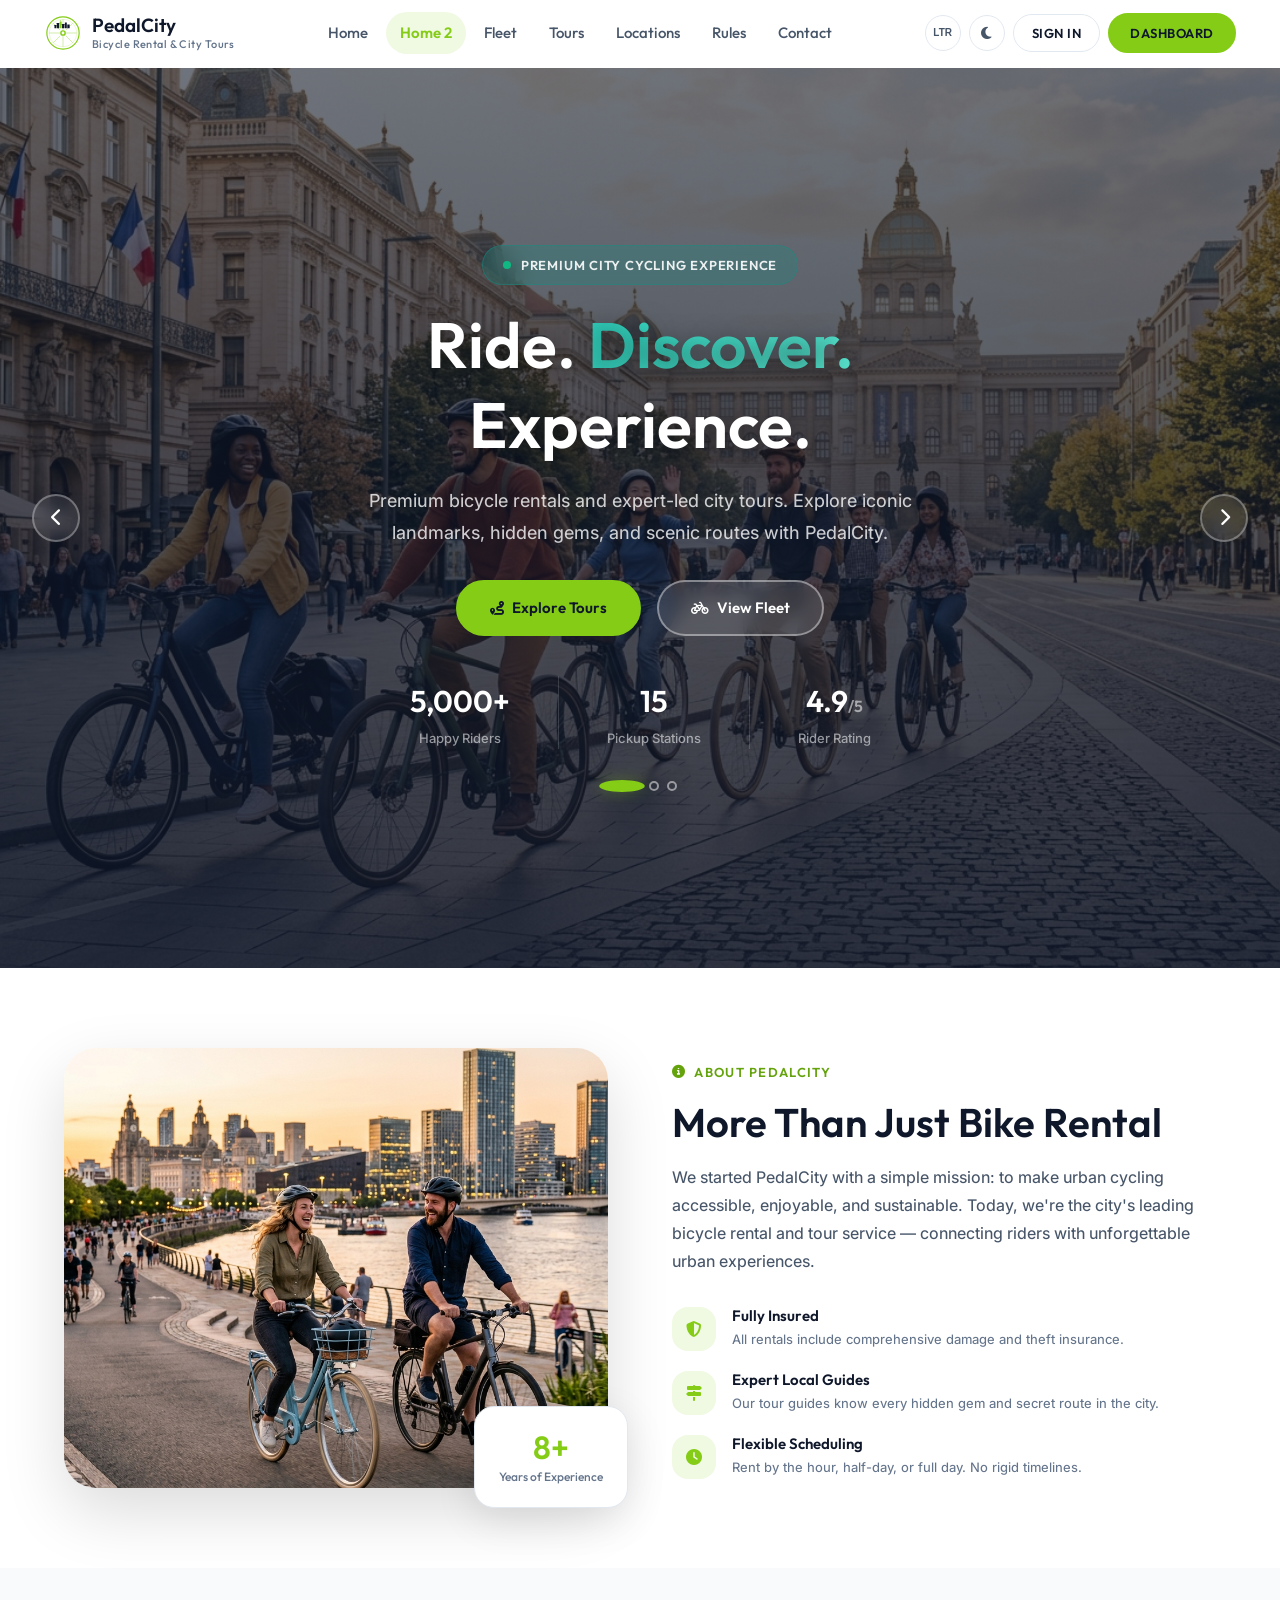
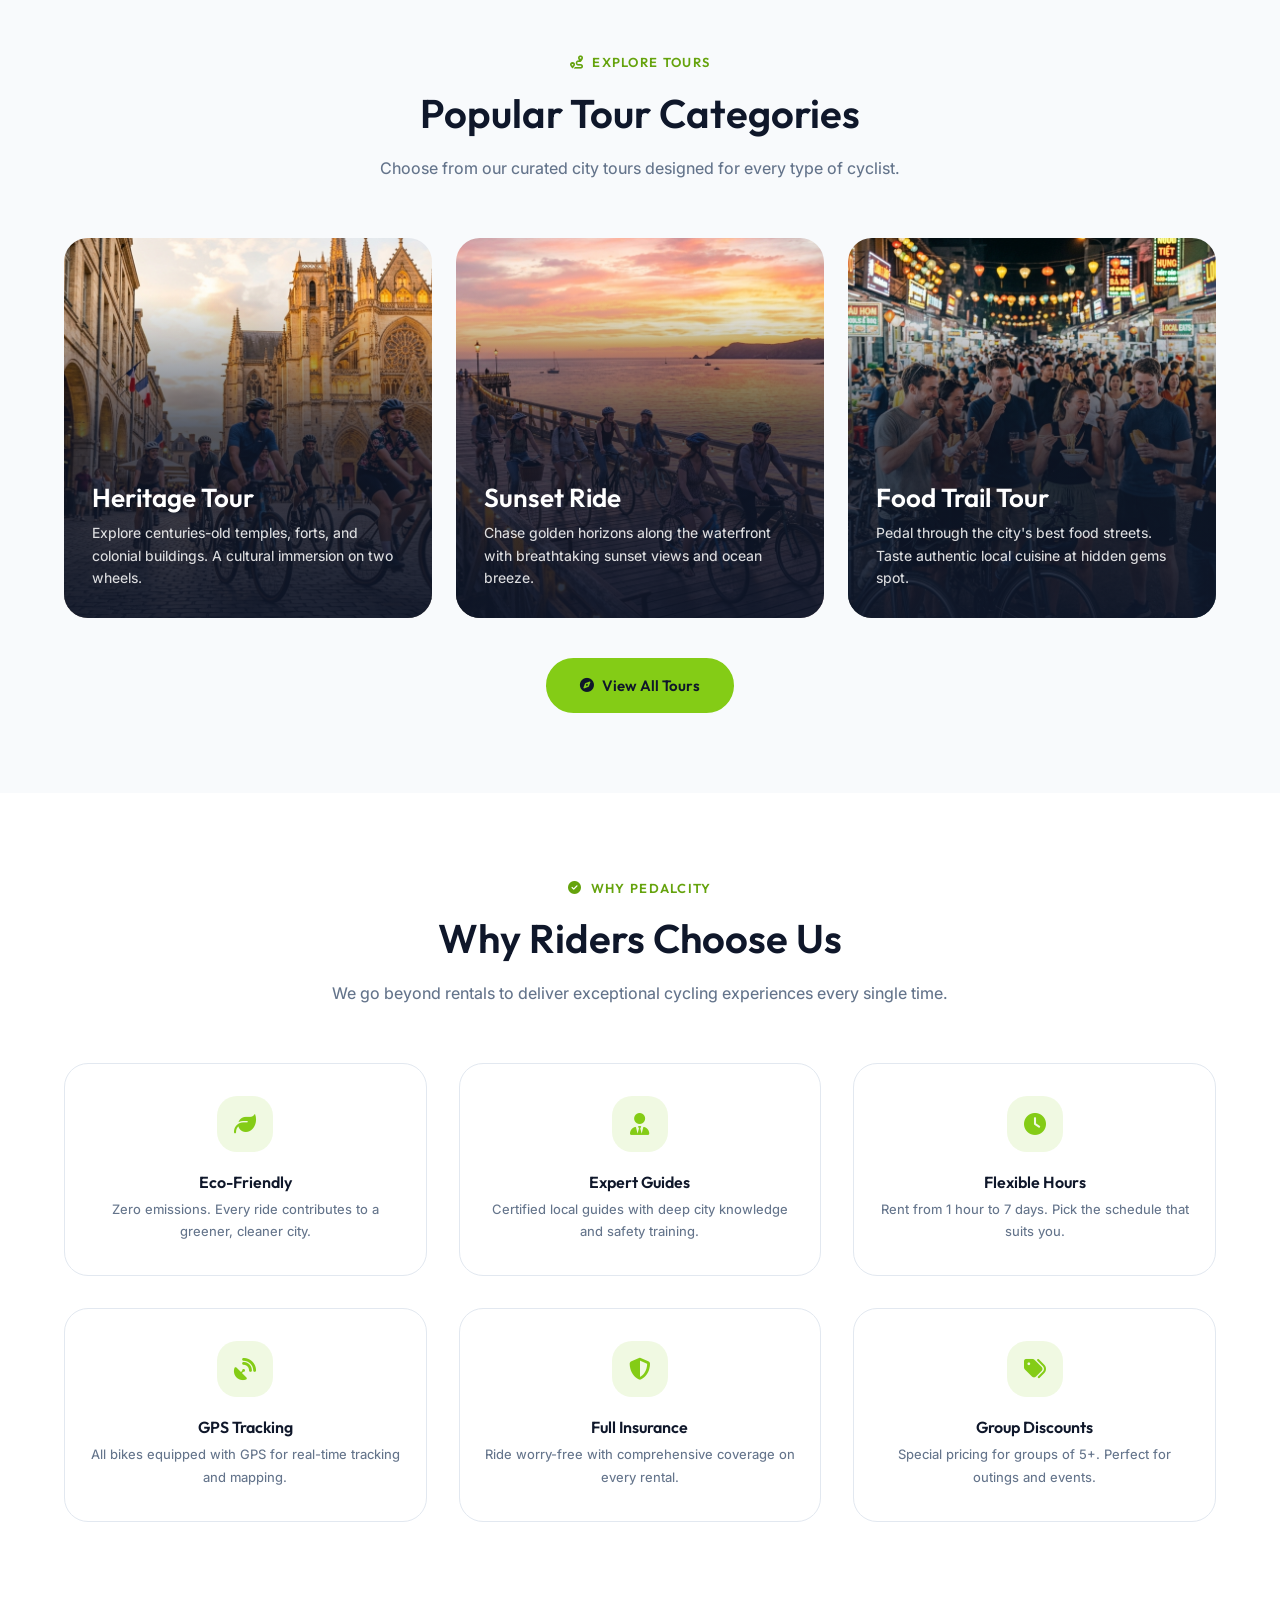
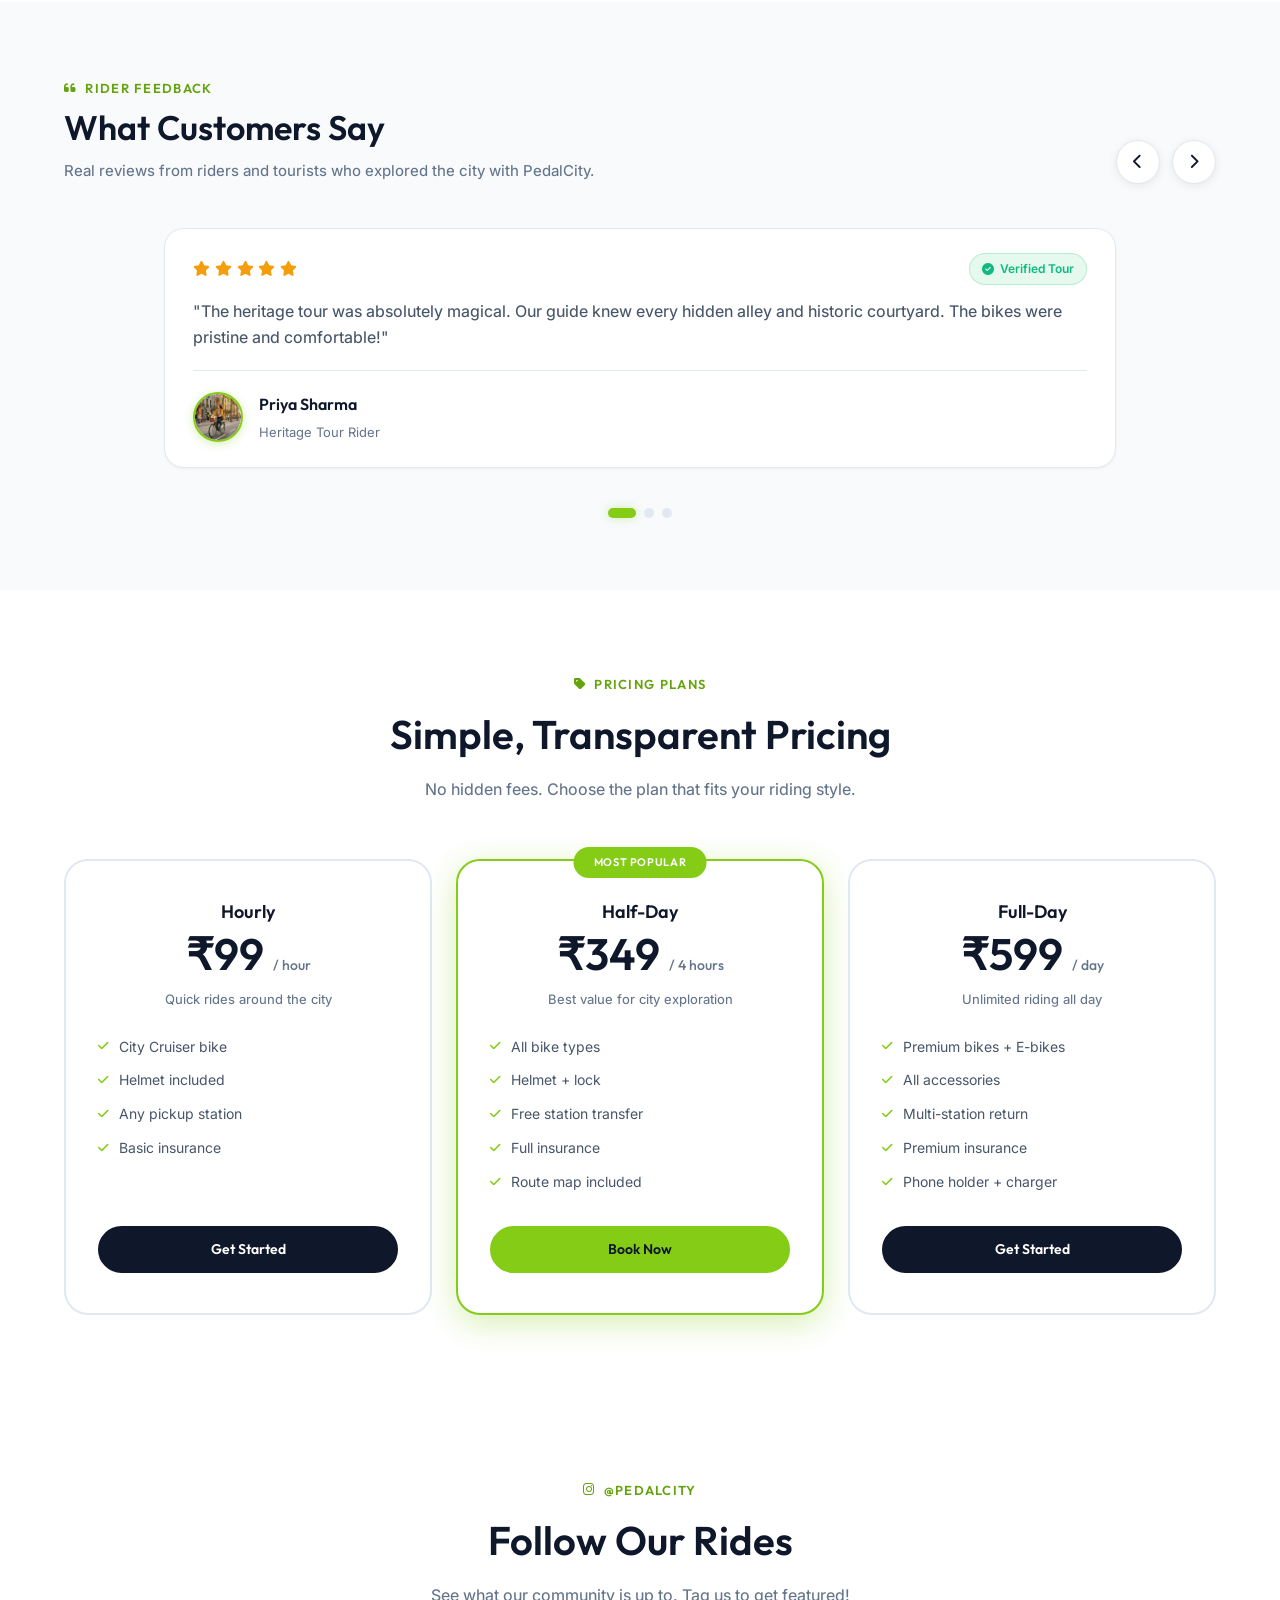
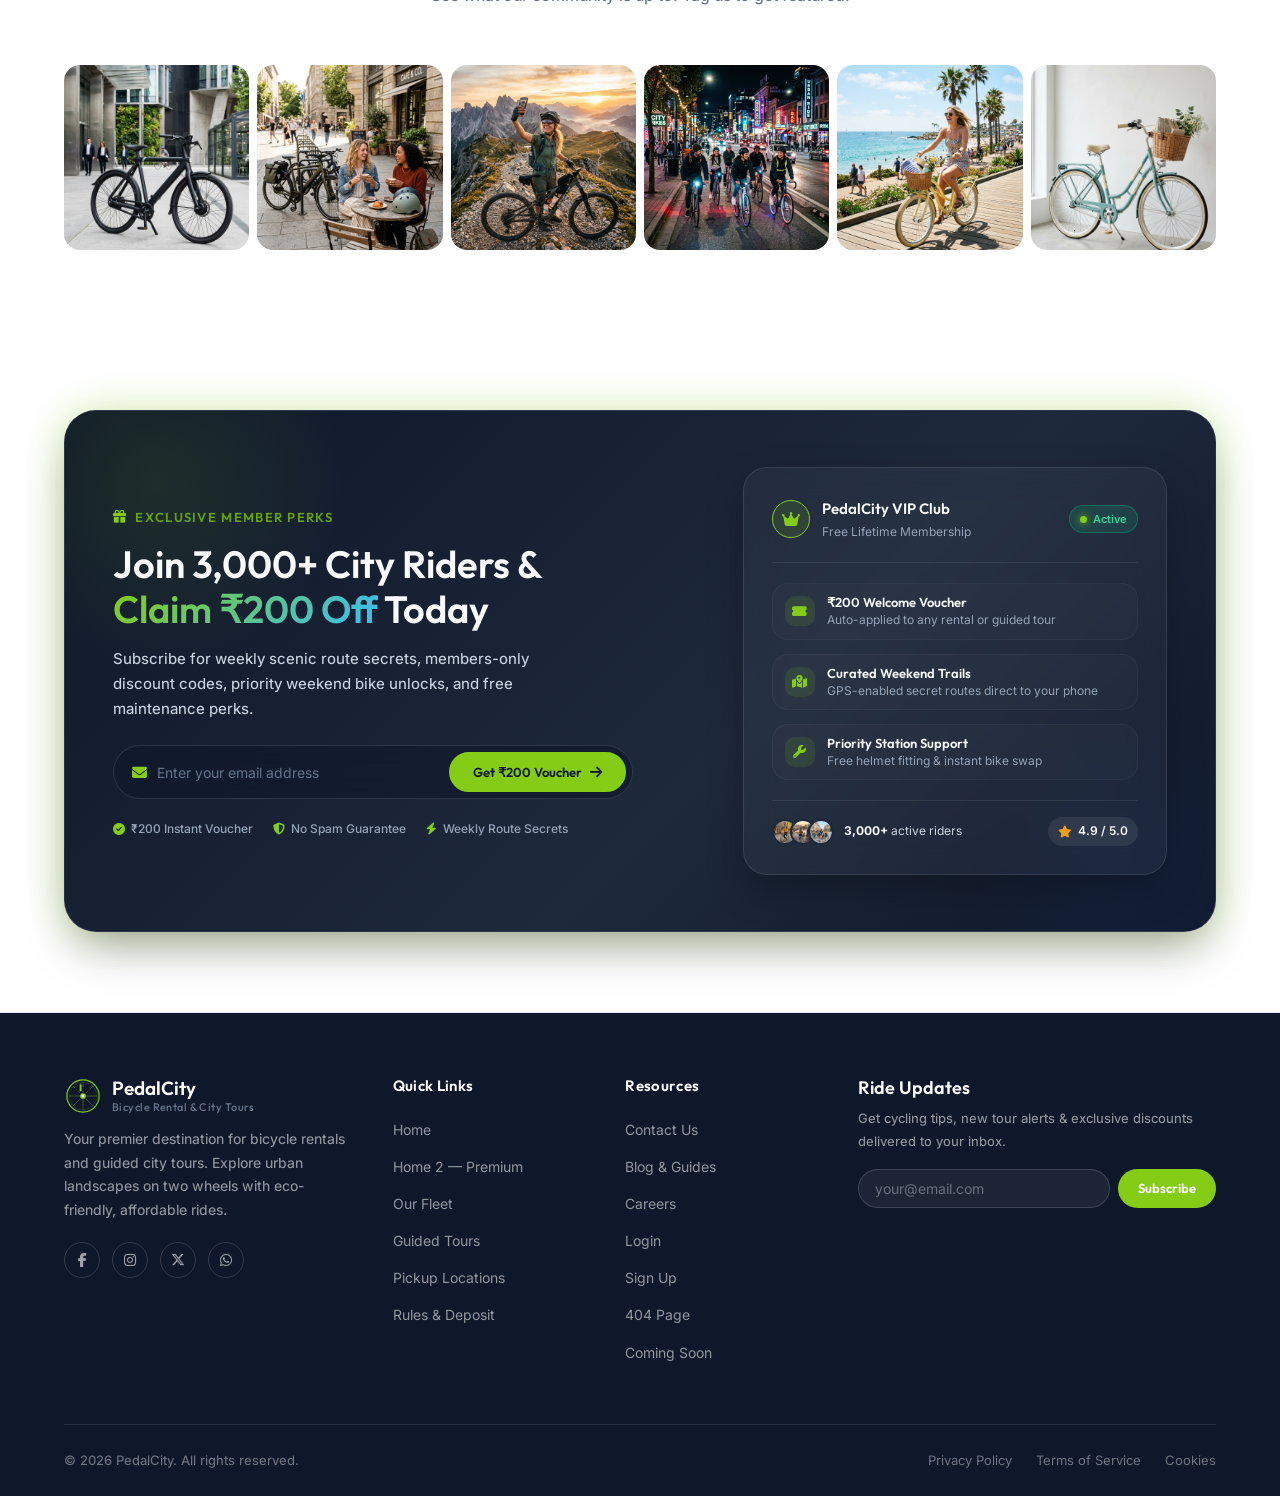
<file: home2.html>
<!DOCTYPE html>
<html lang="en" id="root-html">

<head>
    <meta charset="UTF-8">
    <meta name="viewport" content="width=device-width, initial-scale=1.0">
    <meta name="description"
        content="PedalCity Premium — Experience the ultimate urban cycling adventure with guided tours, premium bikes, and exclusive city exploration packages.">
    <title>Home 2 — Premium | PedalCity Bicycle Rental & City Tours</title>
    <link rel="icon" type="image/svg+xml" href="favicon.svg">
    <link rel="stylesheet" href="https://cdnjs.cloudflare.com/ajax/libs/font-awesome/6.5.1/css/all.min.css">
    <link rel="stylesheet" href="style.css">
</head>

<body>

    <div id="main-nav"></div>

    <!-- ========== HERO — FULLSCREEN SLIDER ========== -->
    <section class="hero-full">
        <div class="hero-slider" id="hero-slider">
            <div class="hero-slide active">
                <img src="assets/images/home2-hero-1.jpg" alt="Diverse group of friends cycling on modern commuter bikes across a grand European city avenue" loading="eager">
            </div>
            <div class="hero-slide">
                <img src="assets/images/home2-hero-2.jpg" alt="Joyful cyclists riding along a scenic oceanfront promenade at golden hour sunset" loading="lazy">
            </div>
            <div class="hero-slide">
                <img src="assets/images/home2-hero-3.jpg" alt="Cyclists riding on an elevated modern architectural greenway bridge surrounded by lush trees" loading="lazy">
            </div>
        </div>
        <div class="hero-full-overlay"></div>
        <div class="hero-full-content animate-on-scroll">
            <div
                style="display:inline-flex;align-items:center;gap:0.625rem;background:rgba(13,148,136,0.25);border:1px solid rgba(13,148,136,0.4);backdrop-filter:blur(12px);border-radius:var(--radius-full);padding:0.5rem 1.25rem;margin-bottom:1.25rem;">
                <span
                    style="width:0.5rem;height:0.5rem;border-radius:50%;background:#10B981;display:inline-block;animation:pulse-glow 2s ease-in-out infinite;"></span>
                <span
                    style="color:rgba(255,255,255,0.9);font-family:var(--font-heading);font-weight:600;font-size:0.8125rem;letter-spacing:0.06em;">PREMIUM
                    CITY CYCLING EXPERIENCE</span>
            </div>
            <h1
                style="color:#fff;font-size:clamp(2.25rem,5.5vw,4rem);margin-bottom:1.25rem;text-shadow:0 4px 24px rgba(0,0,0,0.5);">
                Ride. <span
                    style="background:linear-gradient(135deg,#2DD4BF,#5EEAD4);-webkit-background-clip:text;-webkit-text-fill-color:transparent;background-clip:text;">Discover.</span><br>Experience.
            </h1>
            <p
                style="color:rgba(255,255,255,0.78);font-size:1.125rem;max-width:600px;margin:0 auto 2rem;line-height:1.75;font-weight:450;">
                Premium bicycle rentals and expert-led city tours. Explore iconic landmarks, hidden gems, and scenic
                routes with PedalCity.
            </p>
            <div style="display:flex;gap:1rem;justify-content:center;flex-wrap:wrap;margin-bottom:2.5rem;">
                <a href="tours.html" class="btn btn-primary btn-lg">
                    <i class="fas fa-route"></i> Explore Tours
                </a>
                <a href="fleet.html" class="btn btn-outline-light btn-lg">
                    <i class="fas fa-bicycle"></i> View Fleet
                </a>
            </div>
            <div style="display:flex;justify-content:center;gap:3rem;flex-wrap:wrap;">
                <div style="text-align:center;">
                    <div style="font-family:var(--font-heading);font-weight:600;font-size:1.875rem;color:#fff;"
                        data-count="5000" data-suffix="+">5000+</div>
                    <div style="font-size:0.8125rem;color:rgba(255,255,255,0.55);font-weight:500;">Happy Riders</div>
                </div>
                <div style="width:1px;background:rgba(255,255,255,0.15);align-self:stretch;"></div>
                <div style="text-align:center;">
                    <div style="font-family:var(--font-heading);font-weight:600;font-size:1.875rem;color:#fff;">15</div>
                    <div style="font-size:0.8125rem;color:rgba(255,255,255,0.55);font-weight:500;">Pickup Stations</div>
                </div>
                <div style="width:1px;background:rgba(255,255,255,0.15);align-self:stretch;"></div>
                <div style="text-align:center;">
                    <div style="font-family:var(--font-heading);font-weight:600;font-size:1.875rem;color:#fff;">4.9<span
                            style="font-size:1rem;color:rgba(255,255,255,0.55);">/5</span></div>
                    <div style="font-size:0.8125rem;color:rgba(255,255,255,0.55);font-weight:500;">Rider Rating</div>
                </div>
            </div>
            <div style="margin-top:2rem;display:flex;justify-content:center;">
                <div class="hero-slider-dots" id="hero-dots">
                    <button class="hero-dot active" onclick="goToSlide(0)" aria-label="Slide 1"></button>
                    <button class="hero-dot" onclick="goToSlide(1)" aria-label="Slide 2"></button>
                    <button class="hero-dot" onclick="goToSlide(2)" aria-label="Slide 3"></button>
                </div>
            </div>
        </div>
        <button class="hero-nav-btn prev" onclick="prevSlide()" aria-label="Previous slide"><i
                class="fas fa-chevron-left"></i></button>
        <button class="hero-nav-btn next" onclick="nextSlide()" aria-label="Next slide"><i
                class="fas fa-chevron-right"></i></button>
    </section>

    <!-- ========== ABOUT US — SPLIT ========== -->
    <section class="section">
        <div class="container">
            <div class="about-split animate-on-scroll">
                <div class="about-image-wrapper">
                    <div class="about-image">
                        <img src="assets/images/about-cycling.jpg" alt="Couple cycling together along scenic waterfront"
                            loading="lazy">
                    </div>
                    <div class="about-stat-card">
                        <div class="about-stat-num">8+</div>
                        <div class="about-stat-label">Years of Experience</div>
                    </div>
                </div>
                <div>
                    <div class="section-label"><i class="fas fa-info-circle"></i> About PedalCity</div>
                    <h2 style="margin-bottom:1rem;">More Than Just Bike Rental</h2>
                    <p style="margin-bottom:1.5rem;">We started PedalCity with a simple mission: to make urban cycling
                        accessible, enjoyable, and sustainable. Today, we're the city's leading bicycle rental and tour
                        service — connecting riders with unforgettable urban experiences.</p>
                    <div class="about-feature-list">
                        <div class="about-feature-item">
                            <div class="about-feature-icon"><i class="fas fa-shield-alt"></i></div>
                            <div>
                                <h4>Fully Insured</h4>
                                <p>All rentals include comprehensive damage and theft insurance.</p>
                            </div>
                        </div>
                        <div class="about-feature-item">
                            <div class="about-feature-icon"><i class="fas fa-map-signs"></i></div>
                            <div>
                                <h4>Expert Local Guides</h4>
                                <p>Our tour guides know every hidden gem and secret route in the city.</p>
                            </div>
                        </div>
                        <div class="about-feature-item">
                            <div class="about-feature-icon"><i class="fas fa-clock"></i></div>
                            <div>
                                <h4>Flexible Scheduling</h4>
                                <p>Rent by the hour, half-day, or full day. No rigid timelines.</p>
                            </div>
                        </div>
                    </div>
                </div>
            </div>
        </div>
    </section>

    <!-- ========== TOUR CATEGORIES — OVERLAY CARDS ========== -->
    <section class="section section-alt">
        <div class="container">
            <div class="section-header animate-on-scroll">
                <div class="section-label"><i class="fas fa-route"></i> Explore Tours</div>
                <h2>Popular Tour Categories</h2>
                <p>Choose from our curated city tours designed for every type of cyclist.</p>
            </div>
            <div class="grid grid-3 animate-on-scroll">
                <div class="tour-overlay-card">
                    <img src="assets/images/home2-tour-heritage.jpg" alt="Joyful cyclists riding past historic cathedral architecture in old town square" loading="lazy">
                    <div class="tour-overlay">
                        <h3>Heritage Tour</h3>
                        <p>Explore centuries-old temples, forts, and colonial buildings. A cultural immersion on two
                            wheels.</p>
                    </div>
                </div>
                <div class="tour-overlay-card">
                    <img src="assets/images/home2-tour-sunset.jpg" alt="Friends cycling along an illuminated coastal pier at golden sunset" loading="lazy">
                    <div class="tour-overlay">
                        <h3>Sunset Ride</h3>
                        <p>Chase golden horizons along the waterfront with breathtaking sunset views and ocean breeze.
                        </p>
                    </div>
                </div>
                <div class="tour-overlay-card">
                    <img src="assets/images/home2-tour-food.jpg" alt="Tourists on a culinary bicycle tour tasting authentic local food street delicacies" loading="lazy">
                    <div class="tour-overlay">
                        <h3>Food Trail Tour</h3>
                        <p>Pedal through the city's best food streets. Taste authentic local cuisine at hidden gems
                            spot.</p>
                    </div>
                </div>
            </div>
            <div style="text-align:center;margin-top:2.5rem;" class="animate-on-scroll">
                <a href="tours.html" class="btn btn-primary btn-lg"><i class="fas fa-compass"></i> View All Tours</a>
            </div>
        </div>
    </section>

    <!-- ========== WHY CHOOSE US ========== -->
    <section class="section">
        <div class="container">
            <div class="section-header animate-on-scroll">
                <div class="section-label"><i class="fas fa-check-circle"></i> Why PedalCity</div>
                <h2>Why Riders Choose Us</h2>
                <p>We go beyond rentals to deliver exceptional cycling experiences every single time.</p>
            </div>
            <div class="features-grid animate-on-scroll">
                <div class="feature-item">
                    <div class="feature-icon"><i class="fas fa-leaf"></i></div>
                    <h4>Eco-Friendly</h4>
                    <p>Zero emissions. Every ride contributes to a greener, cleaner city.</p>
                </div>
                <div class="feature-item">
                    <div class="feature-icon"><i class="fas fa-user-tie"></i></div>
                    <h4>Expert Guides</h4>
                    <p>Certified local guides with deep city knowledge and safety training.</p>
                </div>
                <div class="feature-item">
                    <div class="feature-icon"><i class="fas fa-clock"></i></div>
                    <h4>Flexible Hours</h4>
                    <p>Rent from 1 hour to 7 days. Pick the schedule that suits you.</p>
                </div>
                <div class="feature-item">
                    <div class="feature-icon"><i class="fas fa-satellite-dish"></i></div>
                    <h4>GPS Tracking</h4>
                    <p>All bikes equipped with GPS for real-time tracking and mapping.</p>
                </div>
                <div class="feature-item">
                    <div class="feature-icon"><i class="fas fa-shield-alt"></i></div>
                    <h4>Full Insurance</h4>
                    <p>Ride worry-free with comprehensive coverage on every rental.</p>
                </div>
                <div class="feature-item">
                    <div class="feature-icon"><i class="fas fa-tags"></i></div>
                    <h4>Group Discounts</h4>
                    <p>Special pricing for groups of 5+. Perfect for outings and events.</p>
                </div>
            </div>
        </div>
    </section>

    <!-- ========== WHAT CUSTOMERS SAY — HORIZONTAL REVIEWS CAROUSEL ========== -->
    <section class="section section-alt reviews-carousel-section">
        <div class="container">
            <div class="reviews-header-wrap animate-on-scroll">
                <div class="reviews-header-left">
                    <div class="section-label"><i class="fas fa-quote-left"></i> Rider Feedback</div>
                    <h2>What Customers Say</h2>
                    <p>Real reviews from riders and tourists who explored the city with PedalCity.</p>
                </div>
                <div class="reviews-controls">
                    <button type="button" class="review-nav-btn prev" onclick="prevCustomerReview()" aria-label="Previous review" title="Previous review">
                        <i class="fas fa-chevron-left"></i>
                    </button>
                    <button type="button" class="review-nav-btn next" onclick="nextCustomerReview()" aria-label="Next review" title="Next review">
                        <i class="fas fa-chevron-right"></i>
                    </button>
                </div>
            </div>

            <!-- Single Horizontal Carousel Track (1 card per slide, 3 slides total) -->
            <div class="reviews-carousel-viewport animate-on-scroll">
                <div class="reviews-track" id="reviewsTrack">
                    <!-- Slide 1: Review 1 -->
                    <div class="review-carousel-card">
                        <div class="review-card-top">
                            <div class="review-stars">
                                <i class="fas fa-star"></i><i class="fas fa-star"></i><i class="fas fa-star"></i><i class="fas fa-star"></i><i class="fas fa-star"></i>
                            </div>
                            <span class="review-verified-badge"><i class="fas fa-check-circle"></i> Verified Tour</span>
                        </div>
                        <p class="review-quote-text">"The heritage tour was absolutely magical. Our guide knew every hidden alley and historic courtyard. The bikes were pristine and comfortable!"</p>
                        <div class="review-author-info">
                            <img src="assets/images/testimonial-1.jpg" alt="Priya Sharma — verified customer" class="review-author-avatar" loading="lazy">
                            <div>
                                <div class="review-author-name">Priya Sharma</div>
                                <div class="review-author-role">Heritage Tour Rider</div>
                            </div>
                        </div>
                    </div>

                    <!-- Slide 2: Review 2 -->
                    <div class="review-carousel-card">
                        <div class="review-card-top">
                            <div class="review-stars">
                                <i class="fas fa-star"></i><i class="fas fa-star"></i><i class="fas fa-star"></i><i class="fas fa-star"></i><i class="fas fa-star"></i>
                            </div>
                            <span class="review-verified-badge"><i class="fas fa-check-circle"></i> Verified Rental</span>
                        </div>
                        <p class="review-quote-text">"Rented an e-bike for a weekend getaway with friends. The battery lasted the entire 60km route with smooth pedal assist and zero hassle."</p>
                        <div class="review-author-info">
                            <img src="assets/images/testimonial-2.jpg" alt="Arjun Mehta — verified customer" class="review-author-avatar" loading="lazy">
                            <div>
                                <div class="review-author-name">Arjun Mehta</div>
                                <div class="review-author-role">E-Bike Weekend Explorer</div>
                            </div>
                        </div>
                    </div>

                    <!-- Slide 3: Review 3 -->
                    <div class="review-carousel-card">
                        <div class="review-card-top">
                            <div class="review-stars">
                                <i class="fas fa-star"></i><i class="fas fa-star"></i><i class="fas fa-star"></i><i class="fas fa-star"></i><i class="fas fa-star"></i>
                            </div>
                            <span class="review-verified-badge"><i class="fas fa-check-circle"></i> Monthly Member</span>
                        </div>
                        <p class="review-quote-text">"I use PedalCity every single day for my office commute. It's affordable, reliable, and saves me 30 minutes of peak traffic every morning."</p>
                        <div class="review-author-info">
                            <img src="assets/images/testimonial-3.jpg" alt="Sneha Patel — verified customer" class="review-author-avatar" loading="lazy">
                            <div>
                                <div class="review-author-name">Sneha Patel</div>
                                <div class="review-author-role">Daily Commuter</div>
                            </div>
                        </div>
                    </div>
                </div>
            </div>

            <!-- Dots Pagination (3 slides) -->
            <div class="reviews-dots-container animate-on-scroll">
                <button type="button" class="review-dot active" onclick="goToCustomerReview(0)" aria-label="Review slide 1"></button>
                <button type="button" class="review-dot" onclick="goToCustomerReview(1)" aria-label="Review slide 2"></button>
                <button type="button" class="review-dot" onclick="goToCustomerReview(2)" aria-label="Review slide 3"></button>
            </div>
        </div>
    </section>

    <!-- ========== PRICING SNAPSHOT ========== -->
    <section class="section">
        <div class="container">
            <div class="section-header animate-on-scroll">
                <div class="section-label"><i class="fas fa-tag"></i> Pricing Plans</div>
                <h2>Simple, Transparent Pricing</h2>
                <p>No hidden fees. Choose the plan that fits your riding style.</p>
            </div>
            <div class="pricing-grid animate-on-scroll">
                <!-- Basic -->
                <div class="pricing-card">
                    <div class="pricing-plan-name">Hourly</div>
                    <div class="pricing-amount">₹99 <span>/ hour</span></div>
                    <p class="pricing-desc">Quick rides around the city</p>
                    <ul class="pricing-features">
                        <li><i class="fas fa-check"></i> City Cruiser bike</li>
                        <li><i class="fas fa-check"></i> Helmet included</li>
                        <li><i class="fas fa-check"></i> Any pickup station</li>
                        <li><i class="fas fa-check"></i> Basic insurance</li>
                    </ul>
                    <a href="fleet.html" class="btn btn-secondary w-full">Get Started</a>
                </div>
                <!-- Popular -->
                <div class="pricing-card popular">
                    <div class="pricing-plan-name">Half-Day</div>
                    <div class="pricing-amount">₹349 <span>/ 4 hours</span></div>
                    <p class="pricing-desc">Best value for city exploration</p>
                    <ul class="pricing-features">
                        <li><i class="fas fa-check"></i> All bike types</li>
                        <li><i class="fas fa-check"></i> Helmet + lock</li>
                        <li><i class="fas fa-check"></i> Free station transfer</li>
                        <li><i class="fas fa-check"></i> Full insurance</li>
                        <li><i class="fas fa-check"></i> Route map included</li>
                    </ul>
                    <a href="fleet.html" class="btn btn-primary w-full">Book Now</a>
                </div>
                <!-- Premium -->
                <div class="pricing-card">
                    <div class="pricing-plan-name">Full-Day</div>
                    <div class="pricing-amount">₹599 <span>/ day</span></div>
                    <p class="pricing-desc">Unlimited riding all day</p>
                    <ul class="pricing-features">
                        <li><i class="fas fa-check"></i> Premium bikes + E-bikes</li>
                        <li><i class="fas fa-check"></i> All accessories</li>
                        <li><i class="fas fa-check"></i> Multi-station return</li>
                        <li><i class="fas fa-check"></i> Premium insurance</li>
                        <li><i class="fas fa-check"></i> Phone holder + charger</li>
                    </ul>
                    <a href="fleet.html" class="btn btn-secondary w-full">Get Started</a>
                </div>
            </div>
        </div>
    </section>

    <!-- ========== INSTAGRAM FEED ========== -->
    <section class="section">
        <div class="container">
            <div class="section-header animate-on-scroll">
                <div class="section-label"><i class="fab fa-instagram"></i> @PedalCity</div>
                <h2>Follow Our Rides</h2>
                <p>See what our community is up to. Tag us to get featured!</p>
            </div>
            <div class="insta-grid animate-on-scroll">
                <div class="insta-item"><img src="assets/images/insta-1.jpg" alt="PedalCity community ride lifestyle photo" loading="lazy"></div>
                <div class="insta-item"><img src="assets/images/insta-2.jpg" alt="Friends enjoying an artisan coffee break after urban cycling" loading="lazy"></div>
                <div class="insta-item"><img src="assets/images/insta-3.jpg" alt="Adventurous rider taking in alpine mountain panorama at sunrise" loading="lazy"></div>
                <div class="insta-item"><img src="assets/images/insta-4.jpg" alt="Night city cruise with glowing bicycle LED lights on city boulevard" loading="lazy"></div>
                <div class="insta-item"><img src="assets/images/insta-5.jpg" alt="Smiling rider on a sunny tropical ocean boardwalk" loading="lazy"></div>
                <div class="insta-item"><img src="assets/images/insta-6.jpg" alt="Waterfront sunset bicycle ride with community members" loading="lazy"></div>
            </div>
        </div>
    </section>

    <!-- ========== VIP COMMUNITY & NEWSLETTER BENTO CTA ========== -->
    <section class="section">
        <div class="container">
            <div class="home2-cta-banner animate-on-scroll">
                <!-- Left Column: Value Prop & Interactive Form -->
                <div class="home2-cta-content">
                    <div class="section-label" style="margin-bottom:0.875rem;">
                        <i class="fas fa-gift" style="color:var(--primary);"></i> Exclusive Member Perks
                    </div>
                    <h2
                        style="font-size:clamp(1.75rem, 3.2vw, 2.375rem);line-height:1.2;margin-bottom:0.875rem;color:#F8FAFC;">
                        Join 3,000+ City Riders &<br>
                        <span
                            style="background:linear-gradient(135deg,var(--primary),#38BDF8);-webkit-background-clip:text;-webkit-text-fill-color:transparent;background-clip:text;">Claim
                            ₹200 Off</span> Today
                    </h2>
                    <p
                        style="color:#CBD5E1;font-size:0.9375rem;line-height:1.65;margin-bottom:1.5rem;max-width:480px;font-weight:450;">
                        Subscribe for weekly scenic route secrets, members-only discount codes, priority weekend bike
                        unlocks, and free maintenance perks.
                    </p>

                    <form
                        onsubmit="event.preventDefault(); alert('🎉 Welcome to PedalCity VIP Club! Use code RIDE200 for ₹200 off your next ride.'); this.reset();"
                        class="home2-cta-form">
                        <div class="home2-cta-input-group">
                            <i class="fas fa-envelope home2-cta-icon"></i>
                            <input type="email" placeholder="Enter your email address" required class="home2-cta-input"
                                aria-label="Email address">
                            <button type="submit" class="btn btn-primary home2-cta-btn">
                                <span>Get ₹200 Voucher</span>
                                <i class="fas fa-arrow-right"></i>
                            </button>
                        </div>
                    </form>

                    <div class="home2-trust-row">
                        <span class="home2-trust-item">
                            <i class="fas fa-check-circle" style="color:var(--primary);"></i> ₹200 Instant Voucher
                        </span>
                        <span class="home2-trust-item">
                            <i class="fas fa-shield-alt" style="color:var(--primary);"></i> No Spam Guarantee
                        </span>
                        <span class="home2-trust-item">
                            <i class="fas fa-bolt" style="color:var(--primary);"></i> Weekly Route Secrets
                        </span>
                    </div>
                </div>

                <!-- Right Column: Interactive VIP Member Pass Card -->
                <div class="home2-cta-card">
                    <div class="home2-cta-card-header">
                        <div style="display:flex;align-items:center;gap:0.75rem;">
                            <div class="home2-cta-card-avatar-ring">
                                <i class="fas fa-crown" style="color:var(--primary);font-size:1rem;"></i>
                            </div>
                            <div>
                                <div
                                    style="font-family:var(--font-heading);font-weight:600;font-size:0.9375rem;color:#F8FAFC;">
                                    PedalCity VIP Club</div>
                                <div style="font-size:0.75rem;color:#94A3B8;">Free Lifetime Membership</div>
                            </div>
                        </div>
                        <span class="home2-vip-badge"><span class="avail-dot"></span> Active</span>
                    </div>

                    <div class="home2-cta-perks">
                        <div class="home2-perk-row">
                            <div class="home2-perk-icon"><i class="fas fa-ticket-alt"></i></div>
                            <div>
                                <div class="home2-perk-title">₹200 Welcome Voucher</div>
                                <div class="home2-perk-desc">Auto-applied to any rental or guided tour</div>
                            </div>
                        </div>
                        <div class="home2-perk-row">
                            <div class="home2-perk-icon"><i class="fas fa-map-marked-alt"></i></div>
                            <div>
                                <div class="home2-perk-title">Curated Weekend Trails</div>
                                <div class="home2-perk-desc">GPS-enabled secret routes direct to your phone</div>
                            </div>
                        </div>
                        <div class="home2-perk-row">
                            <div class="home2-perk-icon"><i class="fas fa-wrench"></i></div>
                            <div>
                                <div class="home2-perk-title">Priority Station Support</div>
                                <div class="home2-perk-desc">Free helmet fitting & instant bike swap</div>
                            </div>
                        </div>
                    </div>

                    <div class="home2-cta-card-footer">
                        <div class="home2-social-proof">
                            <div class="home2-avatar-stack">
                                <img src="assets/images/testimonial-1.jpg" alt="Rider community member">
                                <img src="assets/images/testimonial-2.jpg" alt="Rider community member">
                                <img src="assets/images/testimonial-3.jpg" alt="Rider community member">
                            </div>
                            <div style="font-size:0.75rem;color:#CBD5E1;">
                                <strong style="color:#F8FAFC;">3,000+</strong> active riders
                            </div>
                        </div>
                        <div class="home2-rating-pill">
                            <i class="fas fa-star" style="color:#F59E0B;"></i> 4.9 / 5.0
                        </div>
                    </div>
                </div>
            </div>
        </div>
    </section>

    <!-- FOOTER -->
    <div id="main-footer"></div>

    <script src="components.js"></script>
</body>

</html>
</file>
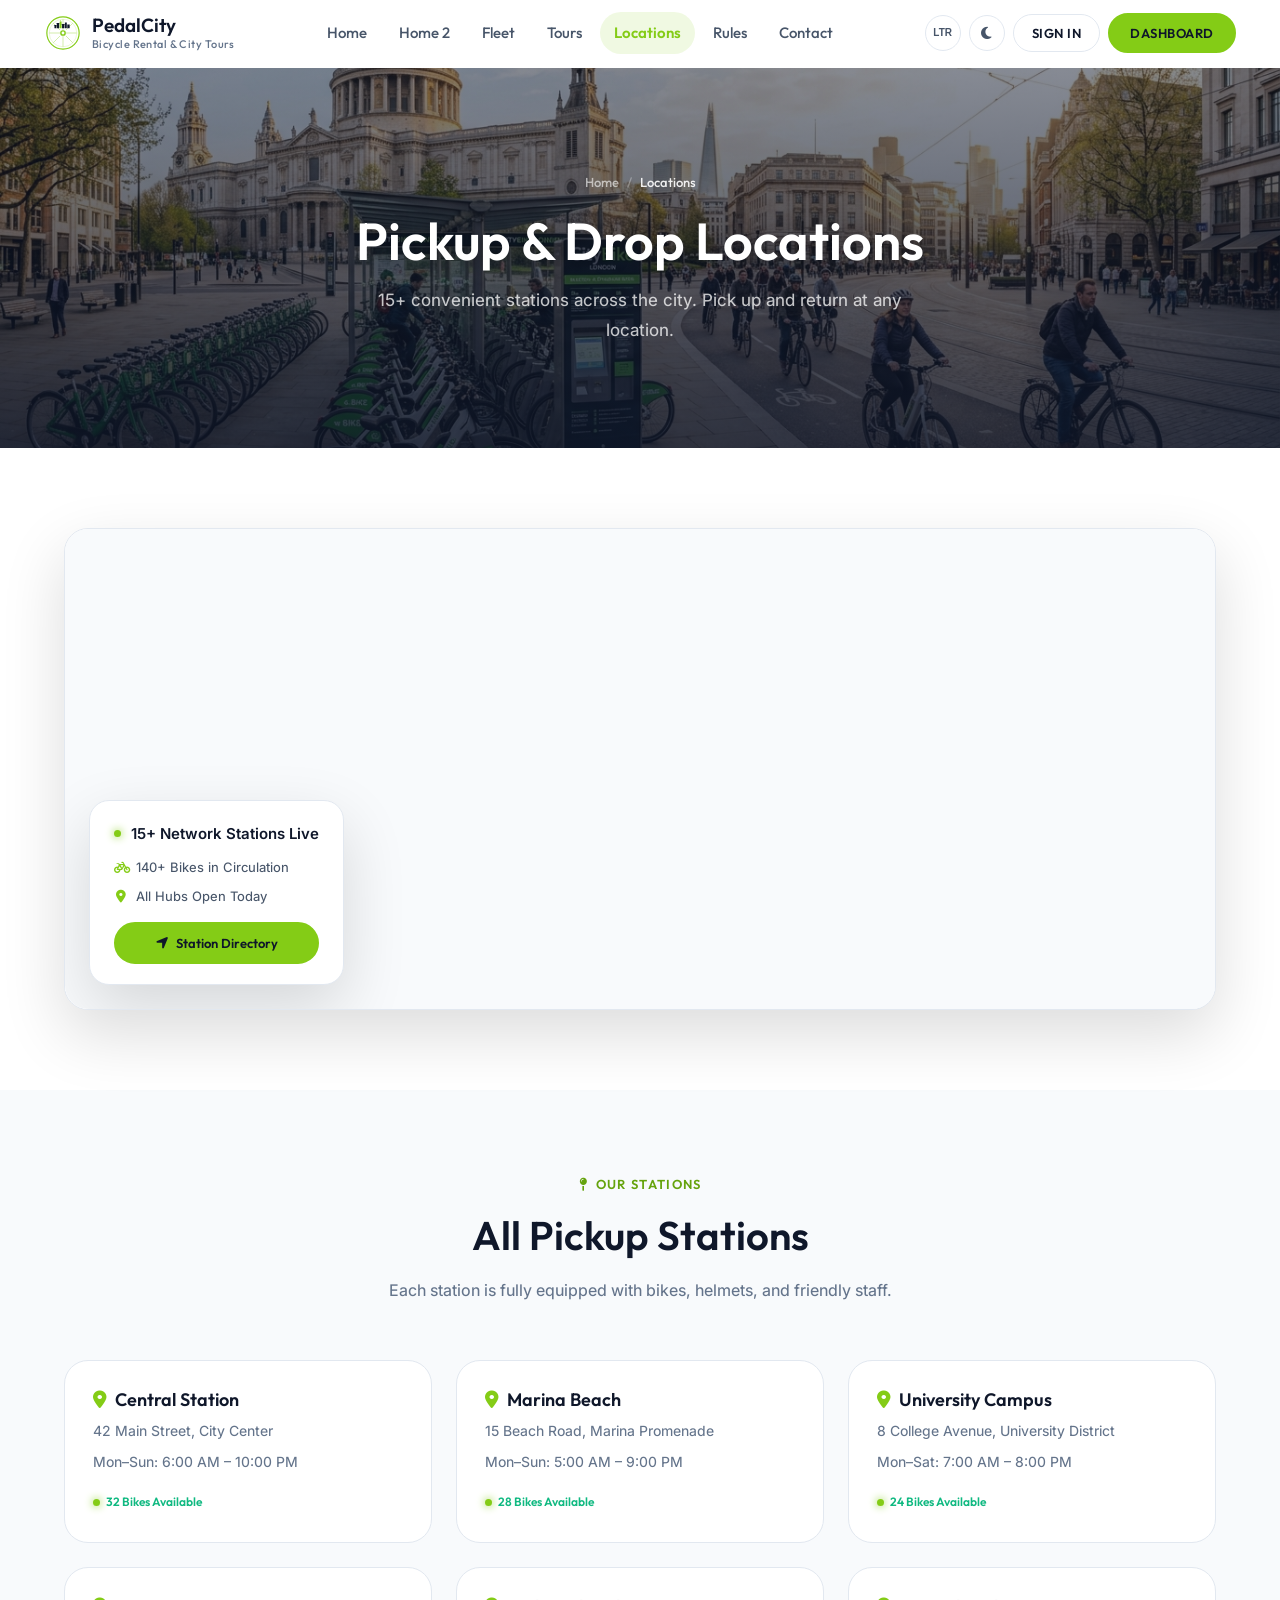
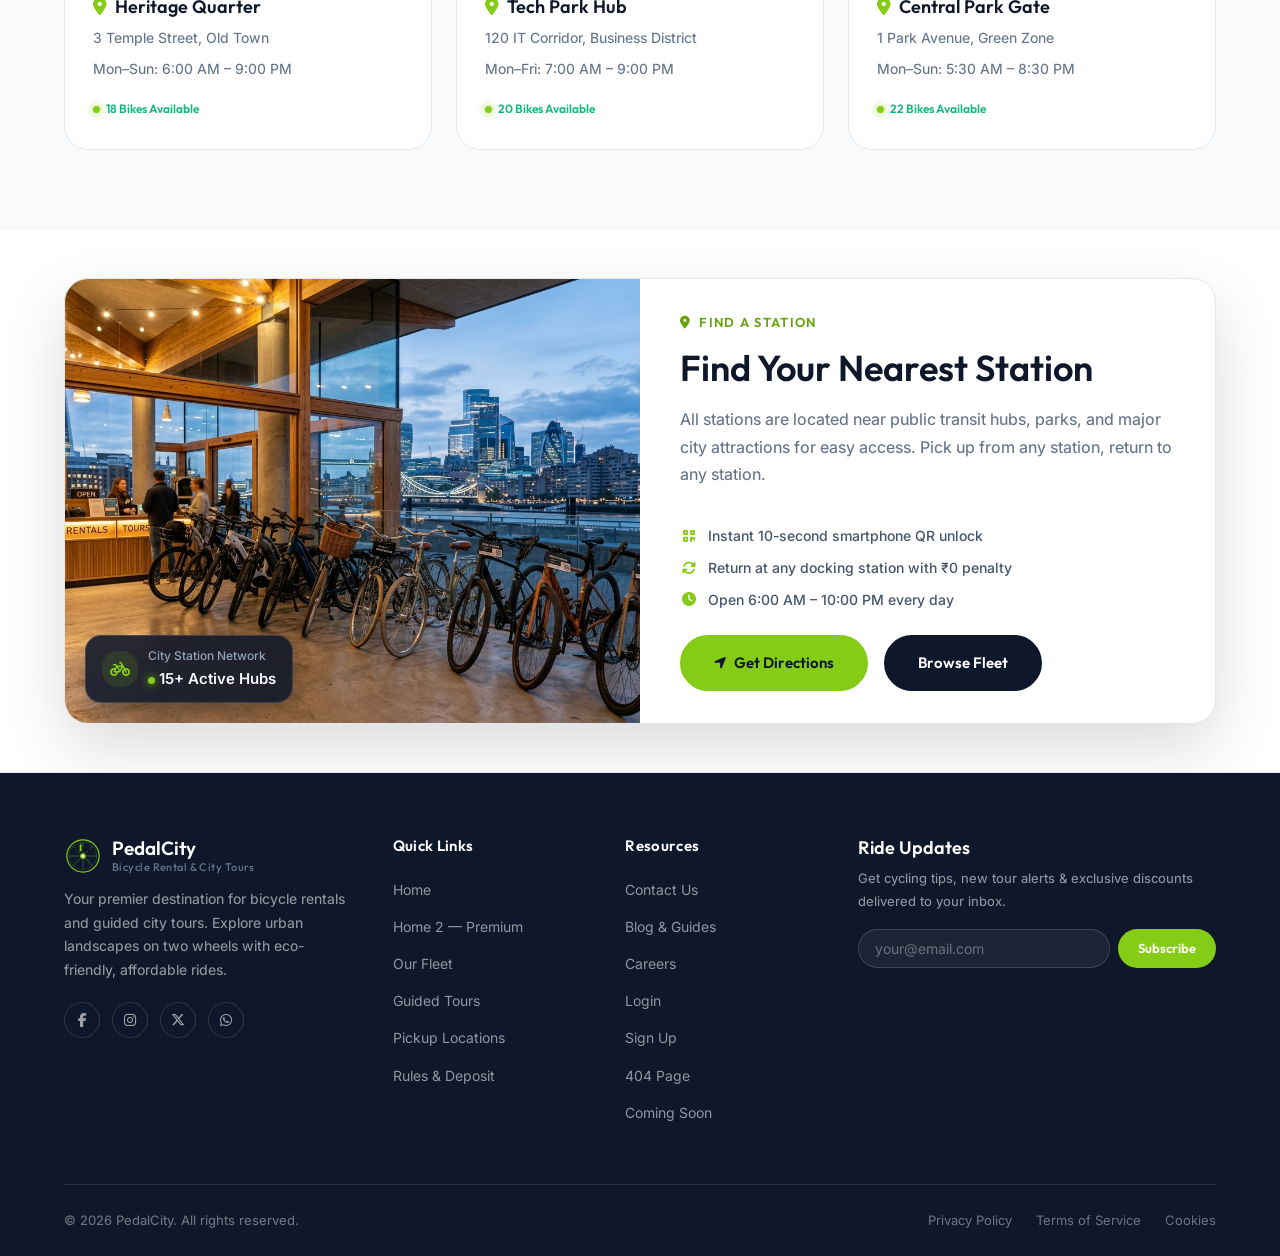
<file: locations.html>
<!DOCTYPE html>
<html lang="en" id="root-html">
<head>
    <meta charset="UTF-8">
    <meta name="viewport" content="width=device-width, initial-scale=1.0">
    <meta name="description" content="Find PedalCity bicycle pickup and drop-off stations across the city. 15+ convenient locations with real-time bike availability and operating hours.">
    <title>Pickup Locations | PedalCity Bicycle Rental & City Tours</title>
    <link rel="icon" type="image/svg+xml" href="favicon.svg">
    <link rel="stylesheet" href="https://cdnjs.cloudflare.com/ajax/libs/font-awesome/6.5.1/css/all.min.css">
    <link rel="stylesheet" href="style.css">
</head>
<body>
<div id="main-nav"></div>

<section class="page-header" aria-label="Locations Header">
    <div class="page-header-bg"><img src="assets/images/banner-locations.jpg" alt="PedalCity pickup locations across the city"></div>
    <div class="page-header-overlay"></div>
    <div class="container">
        <div class="breadcrumb"><a href="index.html">Home</a><span class="sep">/</span><span>Locations</span></div>
        <h1>Pickup & Drop Locations</h1>
        <p>15+ convenient stations across the city. Pick up and return at any location.</p>
    </div>
</section>

<!-- MAP SECTION -->
<section class="section">
    <div class="container">
        <div class="live-map-card animate-on-scroll">
            <div class="live-map-frame-wrapper">
                <iframe 
                    title="PedalCity Network Stations Live Map"
                    src="https://www.google.com/maps/embed?pb=!1m18!1m12!1m3!1d3886.643729906666!2d80.2662057!3d13.0583167!2m3!1f0!2f0!3f0!3m2!1i1024!2i768!4f13.1!3m3!1m2!1s0x3a526639b7d59837%3A0x6d9f0f9fb9c07ec7!2sAnna%20Salai%2C%20Chennai%2C%20Tamil%20Nadu!5e0!3m2!1sen!2sin!4v1700000000000!5m2!1sen!2sin" 
                    allowfullscreen="" 
                    loading="lazy" 
                    referrerpolicy="no-referrer-when-downgrade">
                </iframe>
            </div>
            <div class="live-map-overlay-badge">
                <div class="live-map-badge-header">
                    <span class="avail-dot"></span>
                    <strong>15+ Network Stations Live</strong>
                </div>
                <p><i class="fas fa-bicycle"></i> 140+ Bikes in Circulation</p>
                <p><i class="fas fa-map-marker-alt"></i> All Hubs Open Today</p>
                <div class="live-map-actions">
                    <a href="contact.html#live-map" class="btn btn-primary btn-sm w-full">
                        <i class="fas fa-location-arrow"></i> Station Directory
                    </a>
                </div>
            </div>
        </div>
    </div>
</section>

<!-- LOCATION CARDS -->
<section class="section section-alt">
    <div class="container">
        <div class="section-header animate-on-scroll">
            <div class="section-label"><i class="fas fa-map-pin"></i> Our Stations</div>
            <h2>All Pickup Stations</h2>
            <p>Each station is fully equipped with bikes, helmets, and friendly staff.</p>
        </div>
        <div class="grid grid-3 animate-on-scroll">
            <div class="location-card">
                <h4><i class="fas fa-map-marker-alt" style="color:var(--primary);margin-right:0.5rem;"></i>Central Station</h4>
                <p>42 Main Street, City Center</p>
                <p>Mon–Sun: 6:00 AM – 10:00 PM</p>
                <div class="location-badge"><span class="avail-dot" style="animation:none;"></span> 32 Bikes Available</div>
            </div>
            <div class="location-card">
                <h4><i class="fas fa-map-marker-alt" style="color:var(--primary);margin-right:0.5rem;"></i>Marina Beach</h4>
                <p>15 Beach Road, Marina Promenade</p>
                <p>Mon–Sun: 5:00 AM – 9:00 PM</p>
                <div class="location-badge"><span class="avail-dot" style="animation:none;"></span> 28 Bikes Available</div>
            </div>
            <div class="location-card">
                <h4><i class="fas fa-map-marker-alt" style="color:var(--primary);margin-right:0.5rem;"></i>University Campus</h4>
                <p>8 College Avenue, University District</p>
                <p>Mon–Sat: 7:00 AM – 8:00 PM</p>
                <div class="location-badge"><span class="avail-dot" style="animation:none;"></span> 24 Bikes Available</div>
            </div>
            <div class="location-card">
                <h4><i class="fas fa-map-marker-alt" style="color:var(--primary);margin-right:0.5rem;"></i>Heritage Quarter</h4>
                <p>3 Temple Street, Old Town</p>
                <p>Mon–Sun: 6:00 AM – 9:00 PM</p>
                <div class="location-badge"><span class="avail-dot" style="animation:none;"></span> 18 Bikes Available</div>
            </div>
            <div class="location-card">
                <h4><i class="fas fa-map-marker-alt" style="color:var(--primary);margin-right:0.5rem;"></i>Tech Park Hub</h4>
                <p>120 IT Corridor, Business District</p>
                <p>Mon–Fri: 7:00 AM – 9:00 PM</p>
                <div class="location-badge"><span class="avail-dot" style="animation:none;"></span> 20 Bikes Available</div>
            </div>
            <div class="location-card">
                <h4><i class="fas fa-map-marker-alt" style="color:var(--primary);margin-right:0.5rem;"></i>Central Park Gate</h4>
                <p>1 Park Avenue, Green Zone</p>
                <p>Mon–Sun: 5:30 AM – 8:30 PM</p>
                <div class="location-badge"><span class="avail-dot" style="animation:none;"></span> 22 Bikes Available</div>
            </div>
        </div>
    </div>
</section>

<!-- NEAREST LOCATION CTA -->
<section class="cta-split-section">
    <div class="container">
        <div class="cta-split-card animate-on-scroll">
            <!-- Left: Station Image with Floating Live Hub Badge -->
            <div class="cta-split-img-wrap">
                <img src="assets/images/banner-fleet.jpg" alt="PedalCity bicycle station in the city center" loading="lazy">
                <div class="cta-split-badge">
                    <div style="width:36px;height:36px;border-radius:var(--radius-lg);background:var(--primary-subtle);display:flex;align-items:center;justify-content:center;color:var(--primary);">
                        <i class="fas fa-bicycle"></i>
                    </div>
                    <div>
                        <div style="font-size:0.75rem;color:#94A3B8;font-weight:500;">City Station Network</div>
                        <div style="font-size:0.9375rem;font-weight:600;color:#F8FAFC;"><span class="avail-dot"></span> 15+ Active Hubs</div>
                    </div>
                </div>
            </div>

            <!-- Right: Action Content -->
            <div class="cta-split-content">
                <div class="section-label" style="margin-bottom:0.75rem;">
                    <i class="fas fa-map-marker-alt"></i> Find A Station
                </div>
                <h2 style="font-size:clamp(1.75rem, 3vw, 2.25rem);margin-bottom:1rem;">Find Your Nearest Station</h2>
                <p style="color:var(--text-muted);line-height:1.7;margin-bottom:1.25rem;font-weight:450;">
                    All stations are located near public transit hubs, parks, and major city attractions for easy access. Pick up from any station, return to any station.
                </p>

                <div class="cta-split-perks">
                    <div class="cta-split-perk-item">
                        <i class="fas fa-qrcode"></i>
                        <span>Instant 10-second smartphone QR unlock</span>
                    </div>
                    <div class="cta-split-perk-item">
                        <i class="fas fa-sync-alt"></i>
                        <span>Return at any docking station with ₹0 penalty</span>
                    </div>
                    <div class="cta-split-perk-item">
                        <i class="fas fa-clock"></i>
                        <span>Open 6:00 AM – 10:00 PM every day</span>
                    </div>
                </div>

                <div style="display:flex;gap:1rem;flex-wrap:wrap;">
                    <a href="contact.html" class="btn btn-primary btn-lg">
                        <i class="fas fa-location-arrow"></i> Get Directions
                    </a>
                    <a href="fleet.html" class="btn btn-secondary btn-lg">
                        Browse Fleet
                    </a>
                </div>
            </div>
        </div>
    </div>
</section>

<div id="main-footer"></div>
<script src="components.js"></script>
</body>
</html>
</file>
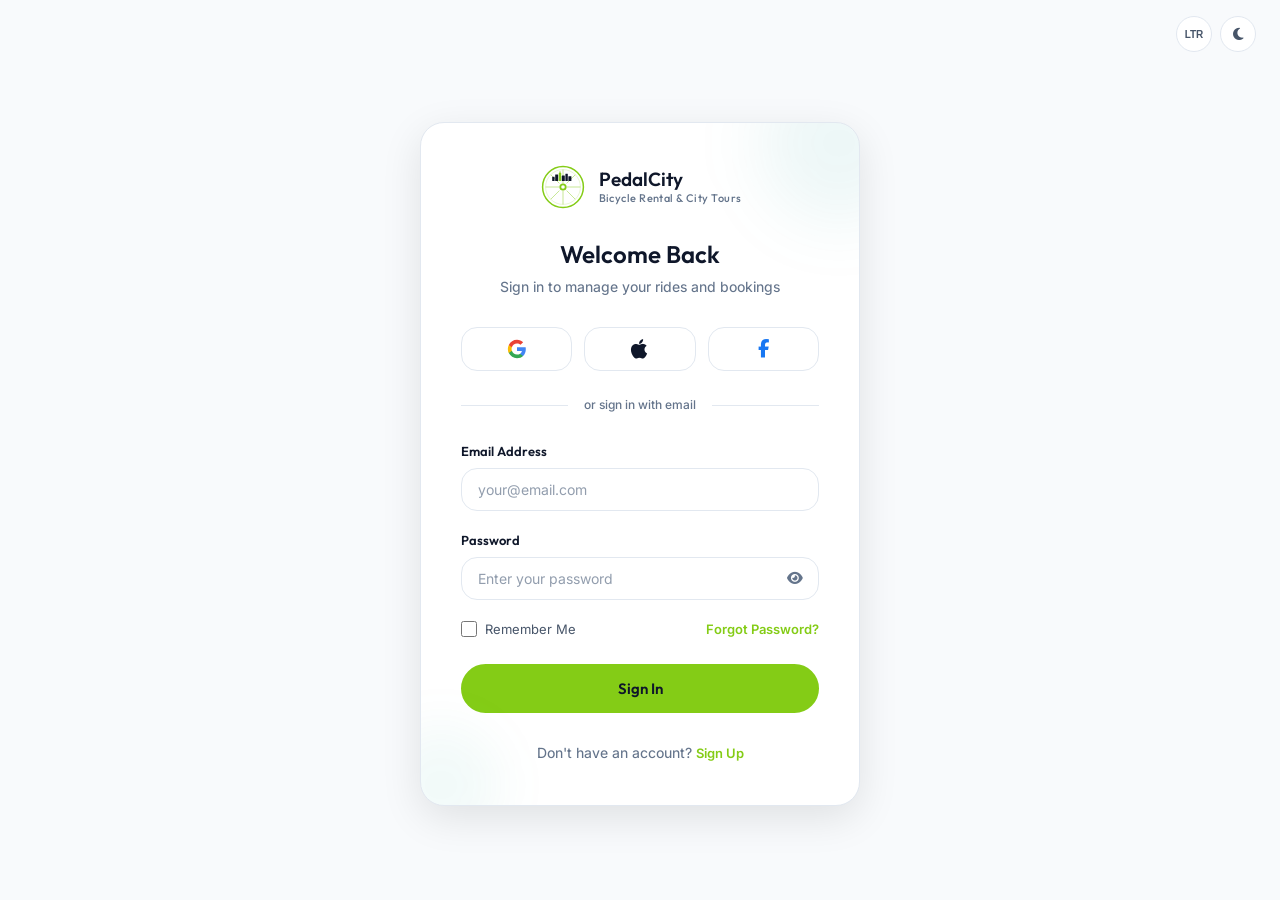
<file: login.html>
<!DOCTYPE html>
<html lang="en" id="root-html">
<head>
    <meta charset="UTF-8">
    <meta name="viewport" content="width=device-width, initial-scale=1.0">
    <meta name="description" content="Sign in to your PedalCity account to manage bookings, view active rentals, download receipts, and explore available bikes.">
    <title>Login | PedalCity Bicycle Rental & City Tours</title>
    <link rel="icon" type="image/svg+xml" href="favicon.svg">
    <link rel="stylesheet" href="https://cdnjs.cloudflare.com/ajax/libs/font-awesome/6.5.1/css/all.min.css">
    <link rel="stylesheet" href="style.css">
</head>
<body class="auth-page">

<div class="auth-topbar">
    <div style="display:flex;gap:0.5rem;">
        <button onclick="toggleDir()" class="auth-toggle-btn" title="Toggle Direction">
            <span class="dir-label" style="font-size:0.625rem;font-weight:600;">LTR</span>
        </button>
        <button onclick="toggleTheme()" class="auth-toggle-btn" title="Toggle Theme" aria-label="Toggle dark mode">
            <i class="fas fa-moon theme-icon"></i>
        </button>
    </div>
</div>

<main class="auth-main">
    <div class="auth-card">
        <div style="position:absolute;top:-60px;right:-60px;width:160px;height:160px;background:rgba(13,148,136,0.07);border-radius:50%;filter:blur(32px);pointer-events:none;"></div>
        <div style="position:absolute;bottom:-40px;left:-40px;width:120px;height:120px;background:rgba(13,148,136,0.05);border-radius:50%;filter:blur(24px);pointer-events:none;"></div>

        <a href="index.html" class="auth-logo" aria-label="PedalCity Home">
            <img src="logo.svg" alt="PedalCity Logo" width="48" height="48">
            <div class="auth-logo-text">
                <span class="brand-top">PedalCity</span>
                <span class="brand-bottom">Bicycle Rental & City Tours</span>
            </div>
        </a>

        <div style="text-align:center;margin-bottom:1.75rem;">
            <h1 style="font-size:1.5rem;margin-bottom:0.375rem;">Welcome Back</h1>
            <p style="font-size:0.875rem;color:var(--text-muted);">Sign in to manage your rides and bookings</p>
        </div>

        <div class="social-login-grid">
            <button class="social-btn social-google" title="Sign in with Google" aria-label="Sign in with Google">
                <svg width="20" height="20" viewBox="0 0 24 24" aria-hidden="true">
                    <path fill="#4285F4" d="M22.56 12.25c0-.78-.07-1.53-.2-2.25H12v4.26h5.92c-.26 1.37-1.04 2.53-2.21 3.31v2.77h3.57c2.08-1.92 3.28-4.74 3.28-8.09z"/>
                    <path fill="#34A853" d="M12 23c2.97 0 5.46-.98 7.28-2.66l-3.57-2.77c-.98.66-2.23 1.06-3.71 1.06-2.86 0-5.29-1.93-6.16-4.53H2.18v2.84C3.99 20.53 7.7 23 12 23z"/>
                    <path fill="#FBBC05" d="M5.84 14.09c-.22-.66-.35-1.36-.35-2.09s.13-1.43.35-2.09V7.07H2.18C1.43 8.55 1 10.22 1 12s.43 3.45 1.18 4.93l2.85-2.22.81-.62z"/>
                    <path fill="#EA4335" d="M12 5.38c1.62 0 3.06.56 4.21 1.64l3.15-3.15C17.45 2.09 14.97 1 12 1 7.7 1 3.99 3.47 2.18 7.07l3.66 2.84c.87-2.6 3.3-4.53 6.16-4.53z"/>
                </svg>
            </button>
            <button class="social-btn social-apple" title="Sign in with Apple" aria-label="Sign in with Apple">
                <i class="fab fa-apple"></i>
            </button>
            <button class="social-btn social-facebook" title="Sign in with Facebook" aria-label="Sign in with Facebook">
                <i class="fab fa-facebook-f" style="color:#1877F2;"></i>
            </button>
        </div>

        <div class="divider">or sign in with email</div>

        <form onsubmit="event.preventDefault(); alert('Login successful! Redirecting to dashboard...'); window.location.href='dashboard.html';" id="login-form">
            <div class="form-group">
                <label class="form-label" for="login-email">Email Address</label>
                <input type="email" id="login-email" class="form-input" placeholder="your@email.com" required>
            </div>
            <div class="form-group">
                <label class="form-label" for="login-password">Password</label>
                <div class="password-wrapper">
                    <input type="password" id="login-password" class="form-input" placeholder="Enter your password" required>
                    <button type="button" class="password-toggle" onclick="togglePasswordVisibility('login-password', this.querySelector('i'))">
                        <i class="fas fa-eye"></i>
                    </button>
                </div>
            </div>
            <div style="display:flex;align-items:center;justify-content:space-between;margin-bottom:1.5rem;flex-wrap:wrap;gap:0.5rem;">
                <div class="checkbox-wrapper">
                    <input type="checkbox" id="remember-me">
                    <label for="remember-me">Remember Me</label>
                </div>
                <a href="#" class="link-primary">Forgot Password?</a>
            </div>
            <button type="submit" class="btn btn-primary w-full btn-lg">Sign In</button>
        </form>

        <p style="text-align:center;margin-top:1.75rem;font-size:0.875rem;color:var(--text-muted);">
            Don't have an account? <a href="signup.html" class="link-primary">Sign Up</a>
        </p>
    </div>
</main>

<script src="components.js"></script>
<script>document.addEventListener('DOMContentLoaded', function() { initAuthPage(); });</script>
</body>
</html>
</file>
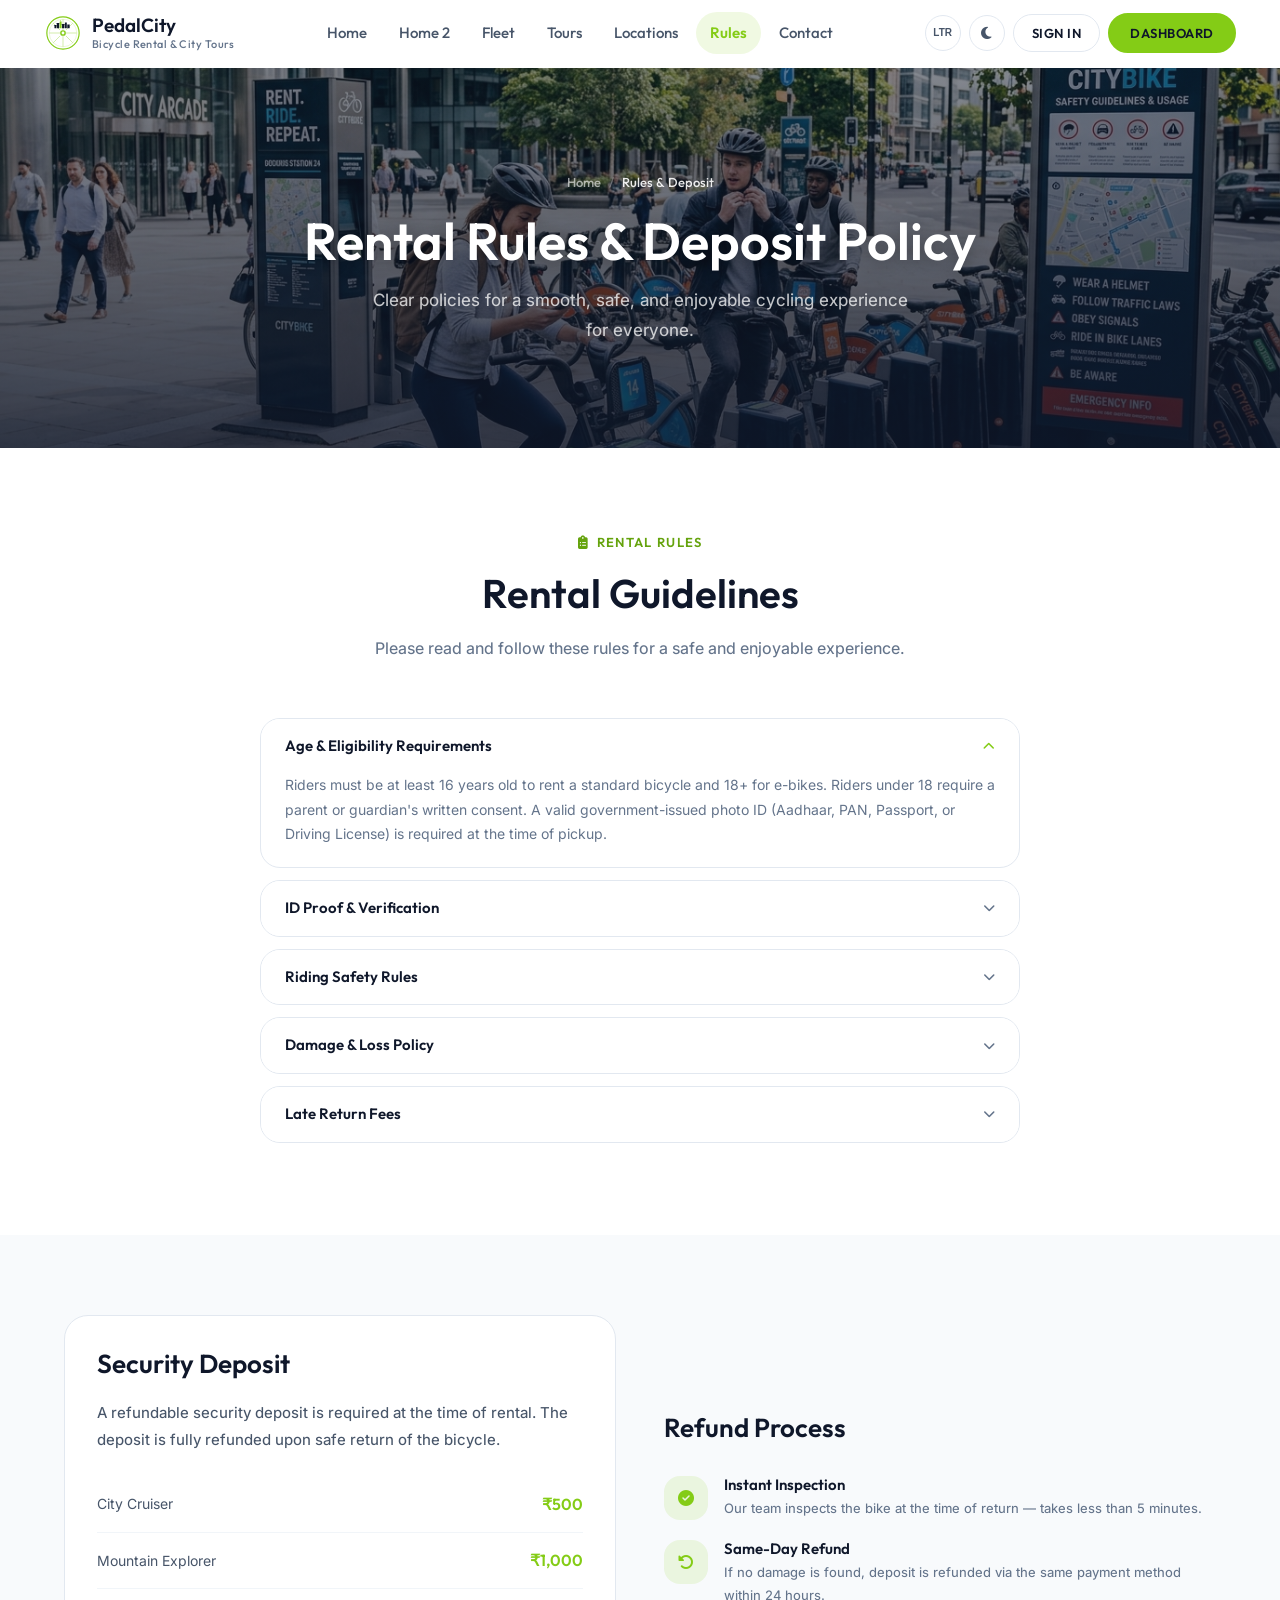
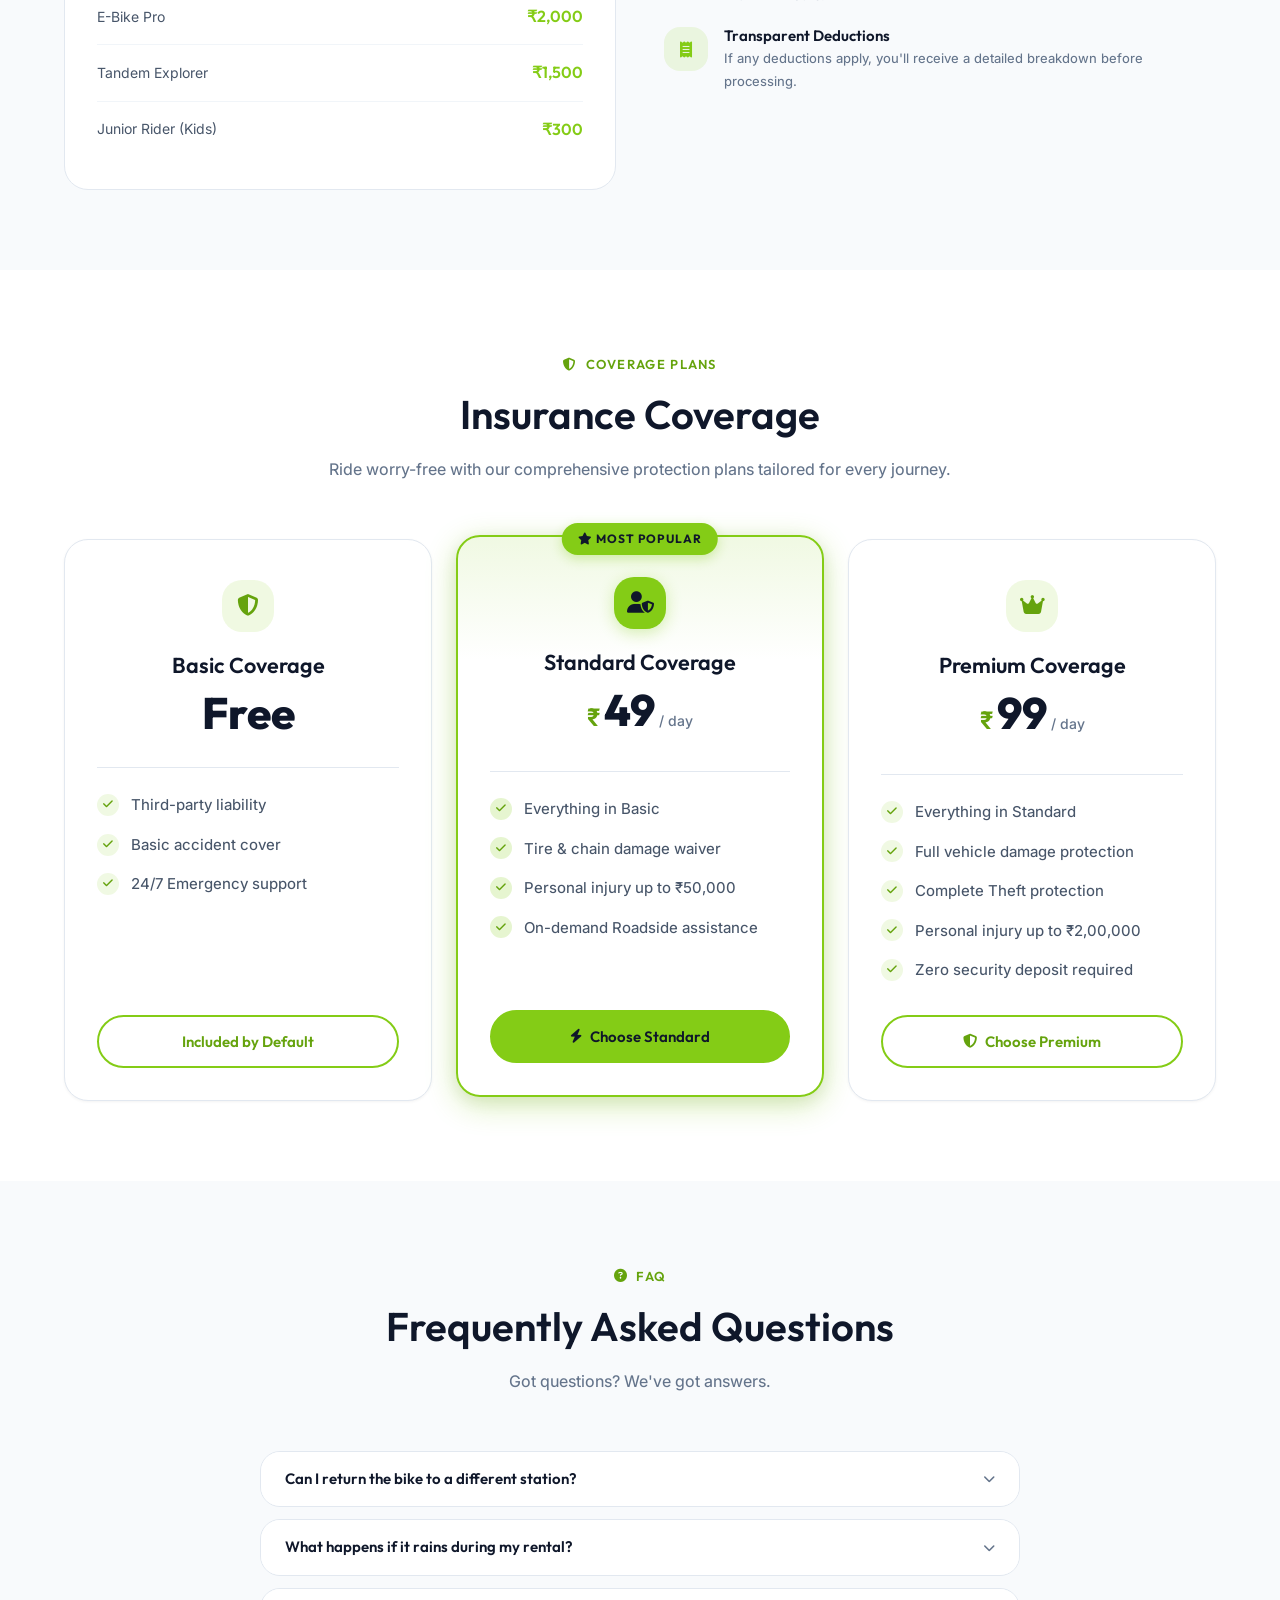
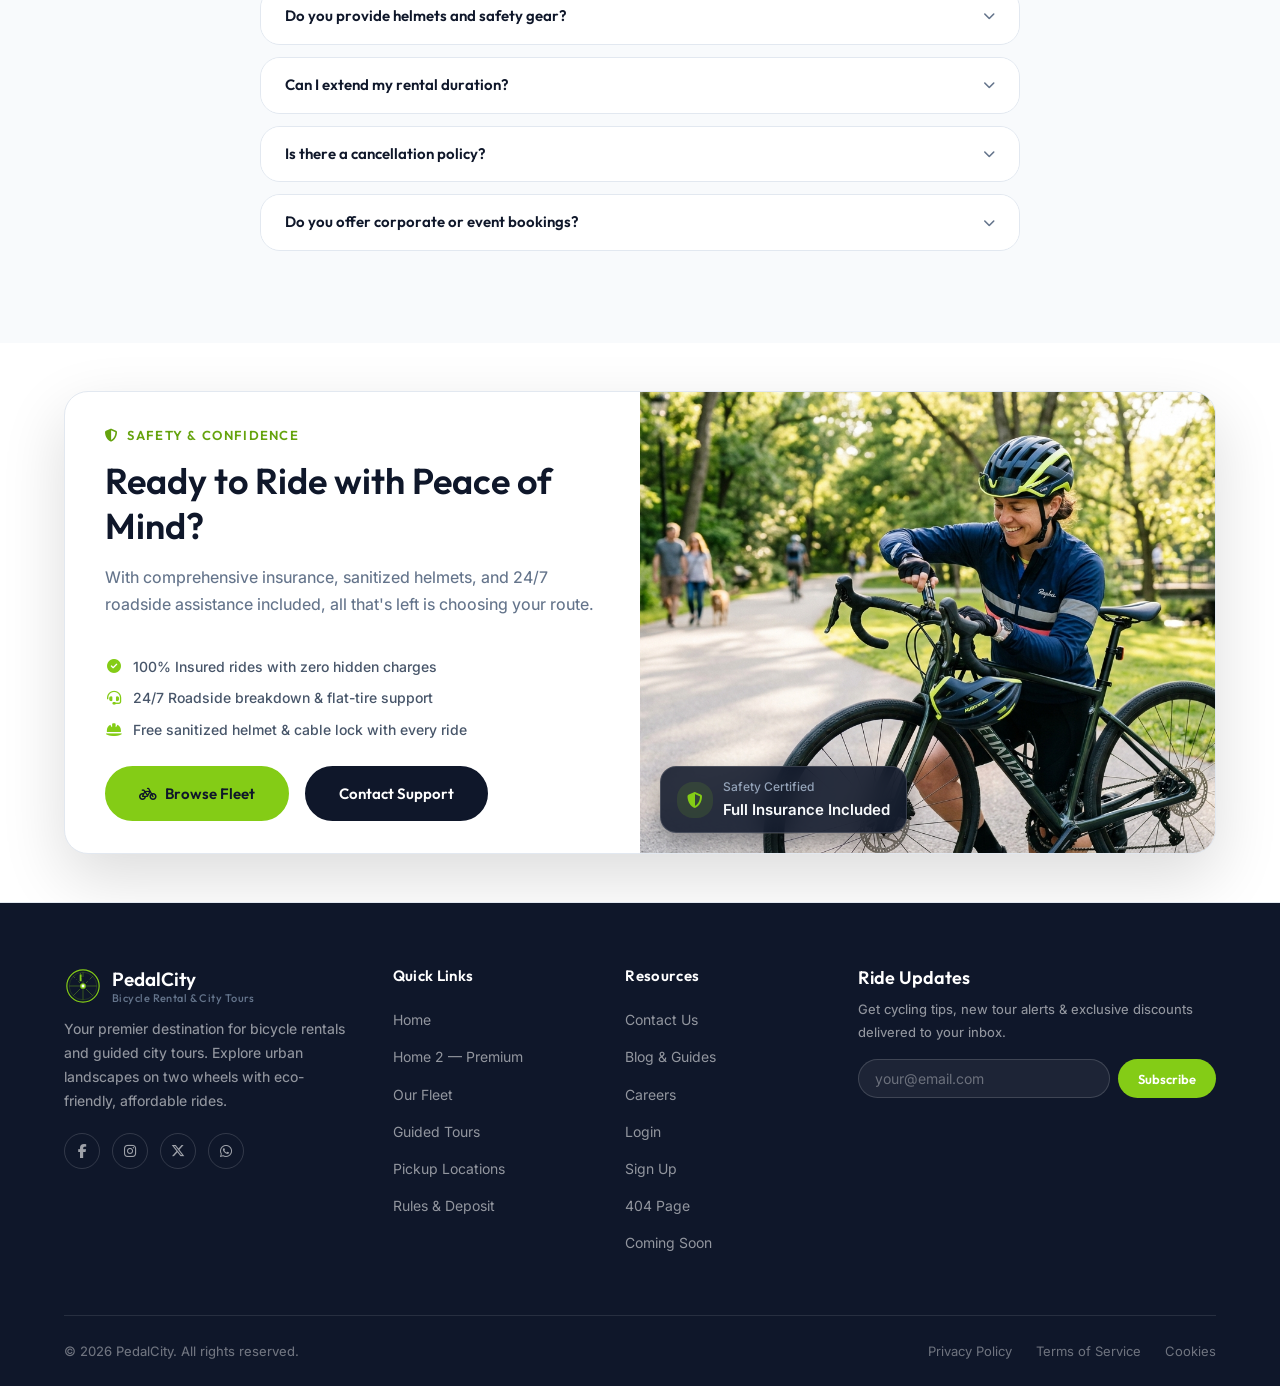
<file: rules.html>
<!DOCTYPE html>
<html lang="en" id="root-html">
<head>
    <meta charset="UTF-8">
    <meta name="viewport" content="width=device-width, initial-scale=1.0">
    <meta name="description" content="PedalCity rental rules, security deposit policy, insurance coverage, and rental agreement terms. Everything you need to know before your ride.">
    <title>Rules & Deposit | PedalCity Bicycle Rental & City Tours</title>
    <link rel="icon" type="image/svg+xml" href="favicon.svg">
    <link rel="stylesheet" href="https://cdnjs.cloudflare.com/ajax/libs/font-awesome/6.5.1/css/all.min.css">
    <link rel="stylesheet" href="style.css">
</head>
<body>
<div id="main-nav"></div>

<section class="page-header" aria-label="Rules Header">
    <div class="page-header-bg"><img src="assets/images/banner-rules.jpg" alt="Bicycle rental rules and policies"></div>
    <div class="page-header-overlay"></div>
    <div class="container">
        <div class="breadcrumb"><a href="index.html">Home</a><span class="sep">/</span><span>Rules & Deposit</span></div>
        <h1>Rental Rules & Deposit Policy</h1>
        <p>Clear policies for a smooth, safe, and enjoyable cycling experience for everyone.</p>
    </div>
</section>

<!-- RULES ACCORDION -->
<section class="section">
    <div class="container">
        <div class="section-header animate-on-scroll">
            <div class="section-label"><i class="fas fa-clipboard-list"></i> Rental Rules</div>
            <h2>Rental Guidelines</h2>
            <p>Please read and follow these rules for a safe and enjoyable experience.</p>
        </div>
        <div class="faq-list animate-on-scroll">
            <div class="faq-item active">
                <div class="faq-question" onclick="toggleFAQ(this)">
                    <h4>Age & Eligibility Requirements</h4>
                    <i class="fas fa-chevron-down"></i>
                </div>
                <div class="faq-answer"><div class="faq-answer-inner">Riders must be at least 16 years old to rent a standard bicycle and 18+ for e-bikes. Riders under 18 require a parent or guardian's written consent. A valid government-issued photo ID (Aadhaar, PAN, Passport, or Driving License) is required at the time of pickup.</div></div>
            </div>
            <div class="faq-item">
                <div class="faq-question" onclick="toggleFAQ(this)">
                    <h4>ID Proof & Verification</h4>
                    <i class="fas fa-chevron-down"></i>
                </div>
                <div class="faq-answer"><div class="faq-answer-inner">All renters must present a valid photo ID at pickup. We accept Aadhaar Card, PAN Card, Passport, Driving License, or Voter ID. International visitors may use their passport. A digital copy stored on your phone is also acceptable.</div></div>
            </div>
            <div class="faq-item">
                <div class="faq-question" onclick="toggleFAQ(this)">
                    <h4>Riding Safety Rules</h4>
                    <i class="fas fa-chevron-down"></i>
                </div>
                <div class="faq-answer"><div class="faq-answer-inner">Helmets must be worn at all times. Follow all traffic rules and signals. Use dedicated bike lanes wherever available. Do not ride under the influence of alcohol or drugs. Children under 12 must use bikes with training wheels and be accompanied by an adult.</div></div>
            </div>
            <div class="faq-item">
                <div class="faq-question" onclick="toggleFAQ(this)">
                    <h4>Damage & Loss Policy</h4>
                    <i class="fas fa-chevron-down"></i>
                </div>
                <div class="faq-answer"><div class="faq-answer-inner">Minor wear and tear is expected. Major damage (bent frame, punctured tires, broken components) will be assessed by our team. Repair costs will be deducted from the security deposit. In case of theft or total loss, the full replacement cost applies. Report all damage immediately upon return.</div></div>
            </div>
            <div class="faq-item">
                <div class="faq-question" onclick="toggleFAQ(this)">
                    <h4>Late Return Fees</h4>
                    <i class="fas fa-chevron-down"></i>
                </div>
                <div class="faq-answer"><div class="faq-answer-inner">A grace period of 30 minutes is allowed. After that, late fees apply at ₹50/hour for city bikes, ₹75/hour for mountain bikes, and ₹100/hour for e-bikes. If the bike is not returned within 24 hours of the due time without notice, it will be reported as lost.</div></div>
            </div>
        </div>
    </div>
</section>

<!-- DEPOSIT INFO — SPLIT -->
<section class="section section-alt">
    <div class="container">
        <div class="deposit-split animate-on-scroll">
            <div class="deposit-card">
                <h3>Security Deposit</h3>
                <p style="margin-bottom:1.5rem;font-size:0.9375rem;">A refundable security deposit is required at the time of rental. The deposit is fully refunded upon safe return of the bicycle.</p>
                <div class="deposit-item"><span>City Cruiser</span><span>₹500</span></div>
                <div class="deposit-item"><span>Mountain Explorer</span><span>₹1,000</span></div>
                <div class="deposit-item"><span>E-Bike Pro</span><span>₹2,000</span></div>
                <div class="deposit-item"><span>Tandem Explorer</span><span>₹1,500</span></div>
                <div class="deposit-item"><span>Junior Rider (Kids)</span><span>₹300</span></div>
            </div>
            <div>
                <h3 style="margin-bottom:1.25rem;">Refund Process</h3>
                <div class="about-feature-list">
                    <div class="about-feature-item">
                        <div class="about-feature-icon"><i class="fas fa-check-circle"></i></div>
                        <div><h4>Instant Inspection</h4><p>Our team inspects the bike at the time of return — takes less than 5 minutes.</p></div>
                    </div>
                    <div class="about-feature-item">
                        <div class="about-feature-icon"><i class="fas fa-undo-alt"></i></div>
                        <div><h4>Same-Day Refund</h4><p>If no damage is found, deposit is refunded via the same payment method within 24 hours.</p></div>
                    </div>
                    <div class="about-feature-item">
                        <div class="about-feature-icon"><i class="fas fa-receipt"></i></div>
                        <div><h4>Transparent Deductions</h4><p>If any deductions apply, you'll receive a detailed breakdown before processing.</p></div>
                    </div>
                </div>
            </div>
        </div>
    </div>
</section>

<!-- INSURANCE COVERAGE -->
<section class="section coverage-section">
    <div class="container">
        <div class="section-header animate-on-scroll">
            <div class="section-label"><i class="fas fa-shield-alt"></i> Coverage Plans</div>
            <h2>Insurance Coverage</h2>
            <p>Ride worry-free with our comprehensive protection plans tailored for every journey.</p>
        </div>
        <div class="grid grid-3 animate-on-scroll coverage-grid">
            <!-- Basic Card -->
            <div class="coverage-card">
                <div class="coverage-header">
                    <div class="coverage-icon"><i class="fas fa-shield-alt"></i></div>
                    <h3 class="coverage-title">Basic Coverage</h3>
                    <div class="coverage-price-wrap">
                        <span class="coverage-price-amount">Free</span>
                    </div>
                </div>
                <div class="coverage-divider"></div>
                <ul class="coverage-features">
                    <li><span class="check-icon"><i class="fas fa-check"></i></span> Third-party liability</li>
                    <li><span class="check-icon"><i class="fas fa-check"></i></span> Basic accident cover</li>
                    <li><span class="check-icon"><i class="fas fa-check"></i></span> 24/7 Emergency support</li>
                </ul>
                <a href="dashboard.html" class="btn btn-outline coverage-btn">Included by Default</a>
            </div>

            <!-- Standard Card (Popular) -->
            <div class="coverage-card popular">
                <div class="coverage-badge"><i class="fas fa-star"></i> MOST POPULAR</div>
                <div class="coverage-header">
                    <div class="coverage-icon popular-icon"><i class="fas fa-user-shield"></i></div>
                    <h3 class="coverage-title">Standard Coverage</h3>
                    <div class="coverage-price-wrap">
                        <span class="coverage-price-currency">₹</span>
                        <span class="coverage-price-amount">49</span>
                        <span class="coverage-price-period">/ day</span>
                    </div>
                </div>
                <div class="coverage-divider"></div>
                <ul class="coverage-features">
                    <li><span class="check-icon"><i class="fas fa-check"></i></span> Everything in Basic</li>
                    <li><span class="check-icon"><i class="fas fa-check"></i></span> Tire & chain damage waiver</li>
                    <li><span class="check-icon"><i class="fas fa-check"></i></span> Personal injury up to ₹50,000</li>
                    <li><span class="check-icon"><i class="fas fa-check"></i></span> On-demand Roadside assistance</li>
                </ul>
                <a href="dashboard.html" class="btn btn-primary coverage-btn"><i class="fas fa-bolt"></i> Choose Standard</a>
            </div>

            <!-- Premium Card -->
            <div class="coverage-card">
                <div class="coverage-header">
                    <div class="coverage-icon"><i class="fas fa-crown"></i></div>
                    <h3 class="coverage-title">Premium Coverage</h3>
                    <div class="coverage-price-wrap">
                        <span class="coverage-price-currency">₹</span>
                        <span class="coverage-price-amount">99</span>
                        <span class="coverage-price-period">/ day</span>
                    </div>
                </div>
                <div class="coverage-divider"></div>
                <ul class="coverage-features">
                    <li><span class="check-icon"><i class="fas fa-check"></i></span> Everything in Standard</li>
                    <li><span class="check-icon"><i class="fas fa-check"></i></span> Full vehicle damage protection</li>
                    <li><span class="check-icon"><i class="fas fa-check"></i></span> Complete Theft protection</li>
                    <li><span class="check-icon"><i class="fas fa-check"></i></span> Personal injury up to ₹2,00,000</li>
                    <li><span class="check-icon"><i class="fas fa-check"></i></span> Zero security deposit required</li>
                </ul>
                <a href="dashboard.html" class="btn btn-outline coverage-btn"><i class="fas fa-shield-alt"></i> Choose Premium</a>
            </div>
        </div>
    </div>
</section>

<!-- FAQ -->
<section class="section section-alt">
    <div class="container">
        <div class="section-header animate-on-scroll">
            <div class="section-label"><i class="fas fa-question-circle"></i> FAQ</div>
            <h2>Frequently Asked Questions</h2>
            <p>Got questions? We've got answers.</p>
        </div>
        <div class="faq-list animate-on-scroll">
            <div class="faq-item">
                <div class="faq-question" onclick="toggleFAQ(this)"><h4>Can I return the bike to a different station?</h4><i class="fas fa-chevron-down"></i></div>
                <div class="faq-answer"><div class="faq-answer-inner">Yes! You can return your bike to any PedalCity station. Multi-station returns are included at no extra cost with Half-Day and Full-Day plans.</div></div>
            </div>
            <div class="faq-item">
                <div class="faq-question" onclick="toggleFAQ(this)"><h4>What happens if it rains during my rental?</h4><i class="fas fa-chevron-down"></i></div>
                <div class="faq-answer"><div class="faq-answer-inner">If heavy rain is forecasted, we offer free rescheduling up to 2 hours before your booking. For ongoing rain, you may extend your rental for free up to 1 hour.</div></div>
            </div>
            <div class="faq-item">
                <div class="faq-question" onclick="toggleFAQ(this)"><h4>Do you provide helmets and safety gear?</h4><i class="fas fa-chevron-down"></i></div>
                <div class="faq-answer"><div class="faq-answer-inner">A basic helmet is included with every rental at no additional cost. Premium helmets with visors and padding are available as add-ons for ₹49/day.</div></div>
            </div>
            <div class="faq-item">
                <div class="faq-question" onclick="toggleFAQ(this)"><h4>Can I extend my rental duration?</h4><i class="fas fa-chevron-down"></i></div>
                <div class="faq-answer"><div class="faq-answer-inner">Absolutely! You can extend your rental through the PedalCity dashboard or by calling our support line. Extensions are charged at the hourly rate for your bike type.</div></div>
            </div>
            <div class="faq-item">
                <div class="faq-question" onclick="toggleFAQ(this)"><h4>Is there a cancellation policy?</h4><i class="fas fa-chevron-down"></i></div>
                <div class="faq-answer"><div class="faq-answer-inner">Free cancellation up to 4 hours before your booking. Cancellations within 4 hours incur a 25% fee. No-shows are charged 50% of the booking amount.</div></div>
            </div>
            <div class="faq-item">
                <div class="faq-question" onclick="toggleFAQ(this)"><h4>Do you offer corporate or event bookings?</h4><i class="fas fa-chevron-down"></i></div>
                <div class="faq-answer"><div class="faq-answer-inner">Yes! We offer custom packages for corporate team outings, events, and celebrations. Contact us for a tailored quote with group discounts of up to 30%.</div></div>
            </div>
        </div>
    </div>
</section>

<!-- RULES & SAFETY CTA -->
<section class="cta-split-section">
    <div class="container">
        <div class="cta-split-card reverse animate-on-scroll">
            <!-- Left: Action Content -->
            <div class="cta-split-content">
                <div class="section-label" style="margin-bottom:0.75rem;">
                    <i class="fas fa-shield-alt"></i> Safety & Confidence
                </div>
                <h2 style="font-size:clamp(1.75rem, 3vw, 2.25rem);margin-bottom:1rem;">Ready to Ride with Peace of Mind?</h2>
                <p style="color:var(--text-muted);line-height:1.7;margin-bottom:1.25rem;font-weight:450;">
                    With comprehensive insurance, sanitized helmets, and 24/7 roadside assistance included, all that's left is choosing your route.
                </p>

                <div class="cta-split-perks">
                    <div class="cta-split-perk-item">
                        <i class="fas fa-check-circle"></i>
                        <span>100% Insured rides with zero hidden charges</span>
                    </div>
                    <div class="cta-split-perk-item">
                        <i class="fas fa-headset"></i>
                        <span>24/7 Roadside breakdown & flat-tire support</span>
                    </div>
                    <div class="cta-split-perk-item">
                        <i class="fas fa-hard-hat"></i>
                        <span>Free sanitized helmet & cable lock with every ride</span>
                    </div>
                </div>

                <div style="display:flex;gap:1rem;flex-wrap:wrap;">
                    <a href="fleet.html" class="btn btn-primary btn-lg">
                        <i class="fas fa-bicycle"></i> Browse Fleet
                    </a>
                    <a href="contact.html" class="btn btn-secondary btn-lg">
                        Contact Support
                    </a>
                </div>
            </div>

            <!-- Right: Image Container with Floating Safety Badge -->
            <div class="cta-split-img-wrap">
                <img src="assets/images/rules-safety-cta.jpg" alt="Smiling cyclist in safety helmet conducting quick bike check in city park" loading="lazy">
                <div class="cta-split-badge">
                    <div style="width:36px;height:36px;border-radius:var(--radius-lg);background:var(--primary-subtle);display:flex;align-items:center;justify-content:center;color:var(--primary);">
                        <i class="fas fa-shield-alt"></i>
                    </div>
                    <div>
                        <div style="font-size:0.75rem;color:#94A3B8;font-weight:500;">Safety Certified</div>
                        <div style="font-size:0.9375rem;font-weight:600;color:#F8FAFC;">Full Insurance Included</div>
                    </div>
                </div>
            </div>
        </div>
    </div>
</section>

<!-- FOOTER -->
<div id="main-footer"></div>
<script src="components.js"></script>
</body>
</html>
</file>
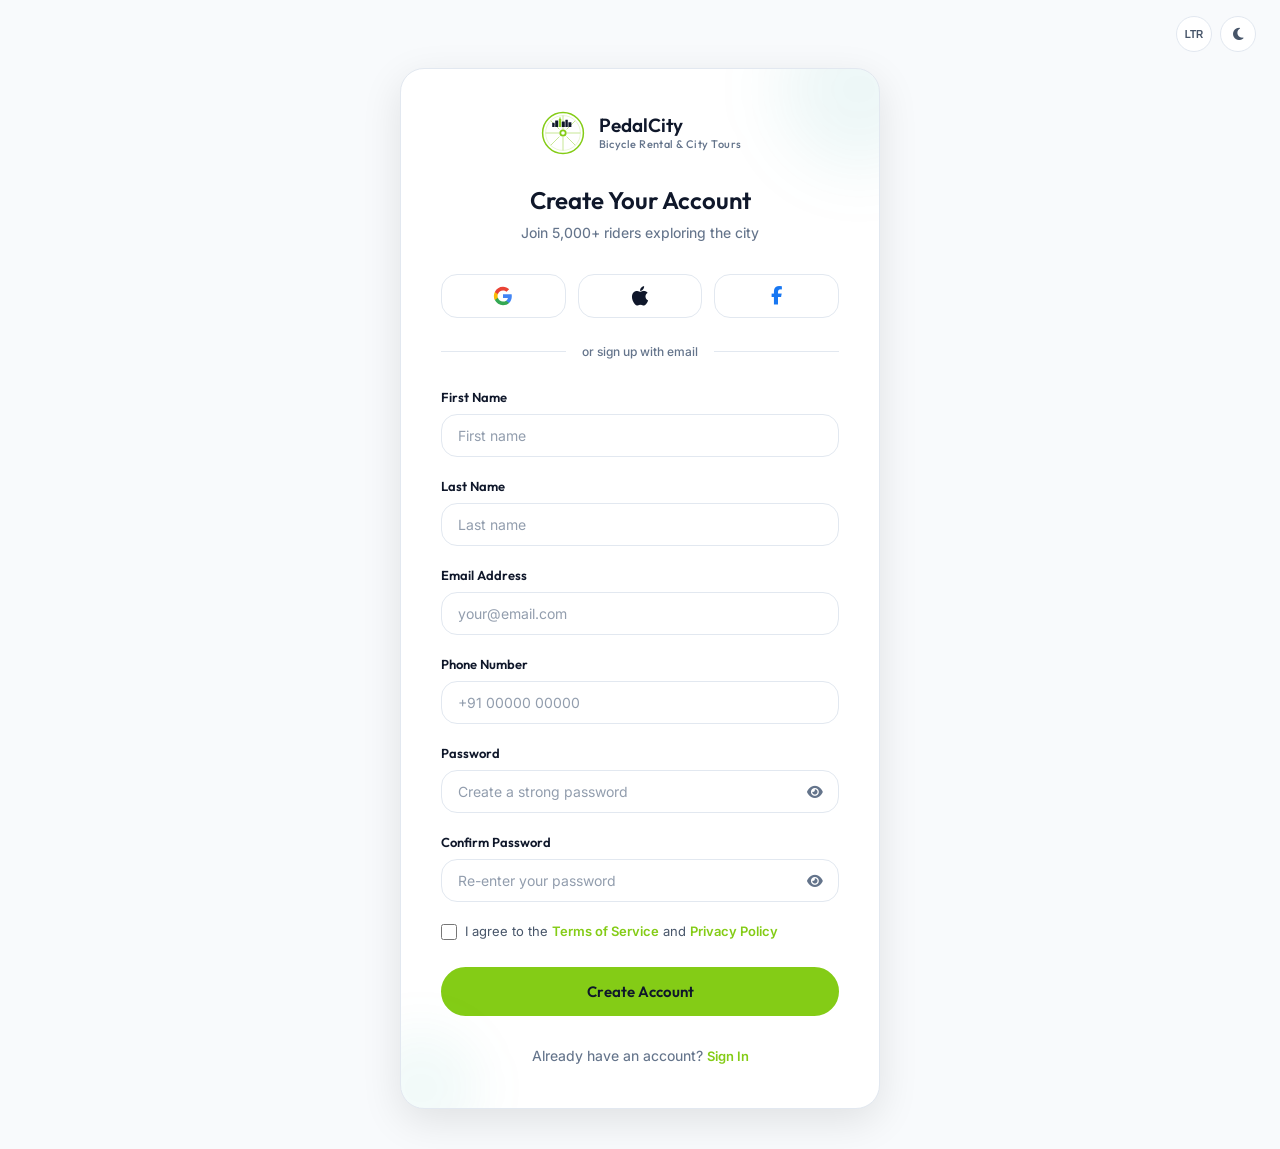
<file: signup.html>
<!DOCTYPE html>
<html lang="en" id="root-html">
<head>
    <meta charset="UTF-8">
    <meta name="viewport" content="width=device-width, initial-scale=1.0">
    <meta name="description" content="Create your PedalCity account to book bicycles, join guided tours, manage rentals, and download receipts.">
    <title>Sign Up | PedalCity Bicycle Rental & City Tours</title>
    <link rel="icon" type="image/svg+xml" href="favicon.svg">
    <link rel="stylesheet" href="https://cdnjs.cloudflare.com/ajax/libs/font-awesome/6.5.1/css/all.min.css">
    <link rel="stylesheet" href="style.css">
</head>
<body class="auth-page">

<div class="auth-topbar">
    <div style="display:flex;gap:0.5rem;">
        <button onclick="toggleDir()" class="auth-toggle-btn" title="Toggle Direction">
            <span class="dir-label" style="font-size:0.625rem;font-weight:600;">LTR</span>
        </button>
        <button onclick="toggleTheme()" class="auth-toggle-btn" title="Toggle Theme" aria-label="Toggle dark mode">
            <i class="fas fa-moon theme-icon"></i>
        </button>
    </div>
</div>

<main class="auth-main">
    <div class="auth-card" style="max-width:480px;">
        <div style="position:absolute;top:-60px;right:-60px;width:160px;height:160px;background:rgba(13,148,136,0.07);border-radius:50%;filter:blur(32px);pointer-events:none;"></div>
        <div style="position:absolute;bottom:-40px;left:-40px;width:120px;height:120px;background:rgba(13,148,136,0.05);border-radius:50%;filter:blur(24px);pointer-events:none;"></div>

        <a href="index.html" class="auth-logo" aria-label="PedalCity Home">
            <img src="logo.svg" alt="PedalCity Logo" width="48" height="48">
            <div class="auth-logo-text">
                <span class="brand-top">PedalCity</span>
                <span class="brand-bottom">Bicycle Rental & City Tours</span>
            </div>
        </a>

        <div style="text-align:center;margin-bottom:1.75rem;">
            <h1 style="font-size:1.5rem;margin-bottom:0.375rem;">Create Your Account</h1>
            <p style="font-size:0.875rem;color:var(--text-muted);">Join 5,000+ riders exploring the city</p>
        </div>

        <div class="social-login-grid">
            <button class="social-btn social-google" title="Sign up with Google" aria-label="Sign up with Google">
                <svg width="20" height="20" viewBox="0 0 24 24" aria-hidden="true">
                    <path fill="#4285F4" d="M22.56 12.25c0-.78-.07-1.53-.2-2.25H12v4.26h5.92c-.26 1.37-1.04 2.53-2.21 3.31v2.77h3.57c2.08-1.92 3.28-4.74 3.28-8.09z"/>
                    <path fill="#34A853" d="M12 23c2.97 0 5.46-.98 7.28-2.66l-3.57-2.77c-.98.66-2.23 1.06-3.71 1.06-2.86 0-5.29-1.93-6.16-4.53H2.18v2.84C3.99 20.53 7.7 23 12 23z"/>
                    <path fill="#FBBC05" d="M5.84 14.09c-.22-.66-.35-1.36-.35-2.09s.13-1.43.35-2.09V7.07H2.18C1.43 8.55 1 10.22 1 12s.43 3.45 1.18 4.93l2.85-2.22.81-.62z"/>
                    <path fill="#EA4335" d="M12 5.38c1.62 0 3.06.56 4.21 1.64l3.15-3.15C17.45 2.09 14.97 1 12 1 7.7 1 3.99 3.47 2.18 7.07l3.66 2.84c.87-2.6 3.3-4.53 6.16-4.53z"/>
                </svg>
            </button>
            <button class="social-btn social-apple" title="Sign up with Apple" aria-label="Sign up with Apple">
                <i class="fab fa-apple"></i>
            </button>
            <button class="social-btn social-facebook" title="Sign up with Facebook" aria-label="Sign up with Facebook">
                <i class="fab fa-facebook-f" style="color:#1877F2;"></i>
            </button>
        </div>

        <div class="divider">or sign up with email</div>

        <form onsubmit="event.preventDefault(); alert('Account created successfully! Welcome to PedalCity.'); window.location.href='dashboard.html';" id="signup-form">
            <div class="form-group">
                <label class="form-label" for="su-firstname">First Name</label>
                <input type="text" id="su-firstname" class="form-input" placeholder="First name" required>
            </div>
            <div class="form-group">
                <label class="form-label" for="su-lastname">Last Name</label>
                <input type="text" id="su-lastname" class="form-input" placeholder="Last name" required>
            </div>
            <div class="form-group">
                <label class="form-label" for="su-email">Email Address</label>
                <input type="email" id="su-email" class="form-input" placeholder="your@email.com" required>
            </div>
            <div class="form-group">
                <label class="form-label" for="su-phone">Phone Number</label>
                <input type="tel" id="su-phone" class="form-input" placeholder="+91 00000 00000" required>
            </div>
            <div class="form-group">
                <label class="form-label" for="su-password">Password</label>
                <div class="password-wrapper">
                    <input type="password" id="su-password" class="form-input" placeholder="Create a strong password" required>
                    <button type="button" class="password-toggle" onclick="togglePasswordVisibility('su-password', this.querySelector('i'))">
                        <i class="fas fa-eye"></i>
                    </button>
                </div>
            </div>
            <div class="form-group">
                <label class="form-label" for="su-confirm">Confirm Password</label>
                <div class="password-wrapper">
                    <input type="password" id="su-confirm" class="form-input" placeholder="Re-enter your password" required>
                    <button type="button" class="password-toggle" onclick="togglePasswordVisibility('su-confirm', this.querySelector('i'))">
                        <i class="fas fa-eye"></i>
                    </button>
                </div>
            </div>
            <div class="form-group" style="margin-bottom:1.5rem;">
                <div class="checkbox-wrapper">
                    <input type="checkbox" id="agree-terms" required>
                    <label for="agree-terms" style="font-size:0.8125rem;">I agree to the <a href="#" class="link-primary">Terms of Service</a> and <a href="#" class="link-primary">Privacy Policy</a></label>
                </div>
            </div>
            <button type="submit" class="btn btn-primary w-full btn-lg">Create Account</button>
        </form>

        <p style="text-align:center;margin-top:1.75rem;font-size:0.875rem;color:var(--text-muted);">
            Already have an account? <a href="login.html" class="link-primary">Sign In</a>
        </p>
    </div>
</main>

<script src="components.js"></script>
<script>document.addEventListener('DOMContentLoaded', function() { initAuthPage(); });</script>
</body>
</html>
</file>
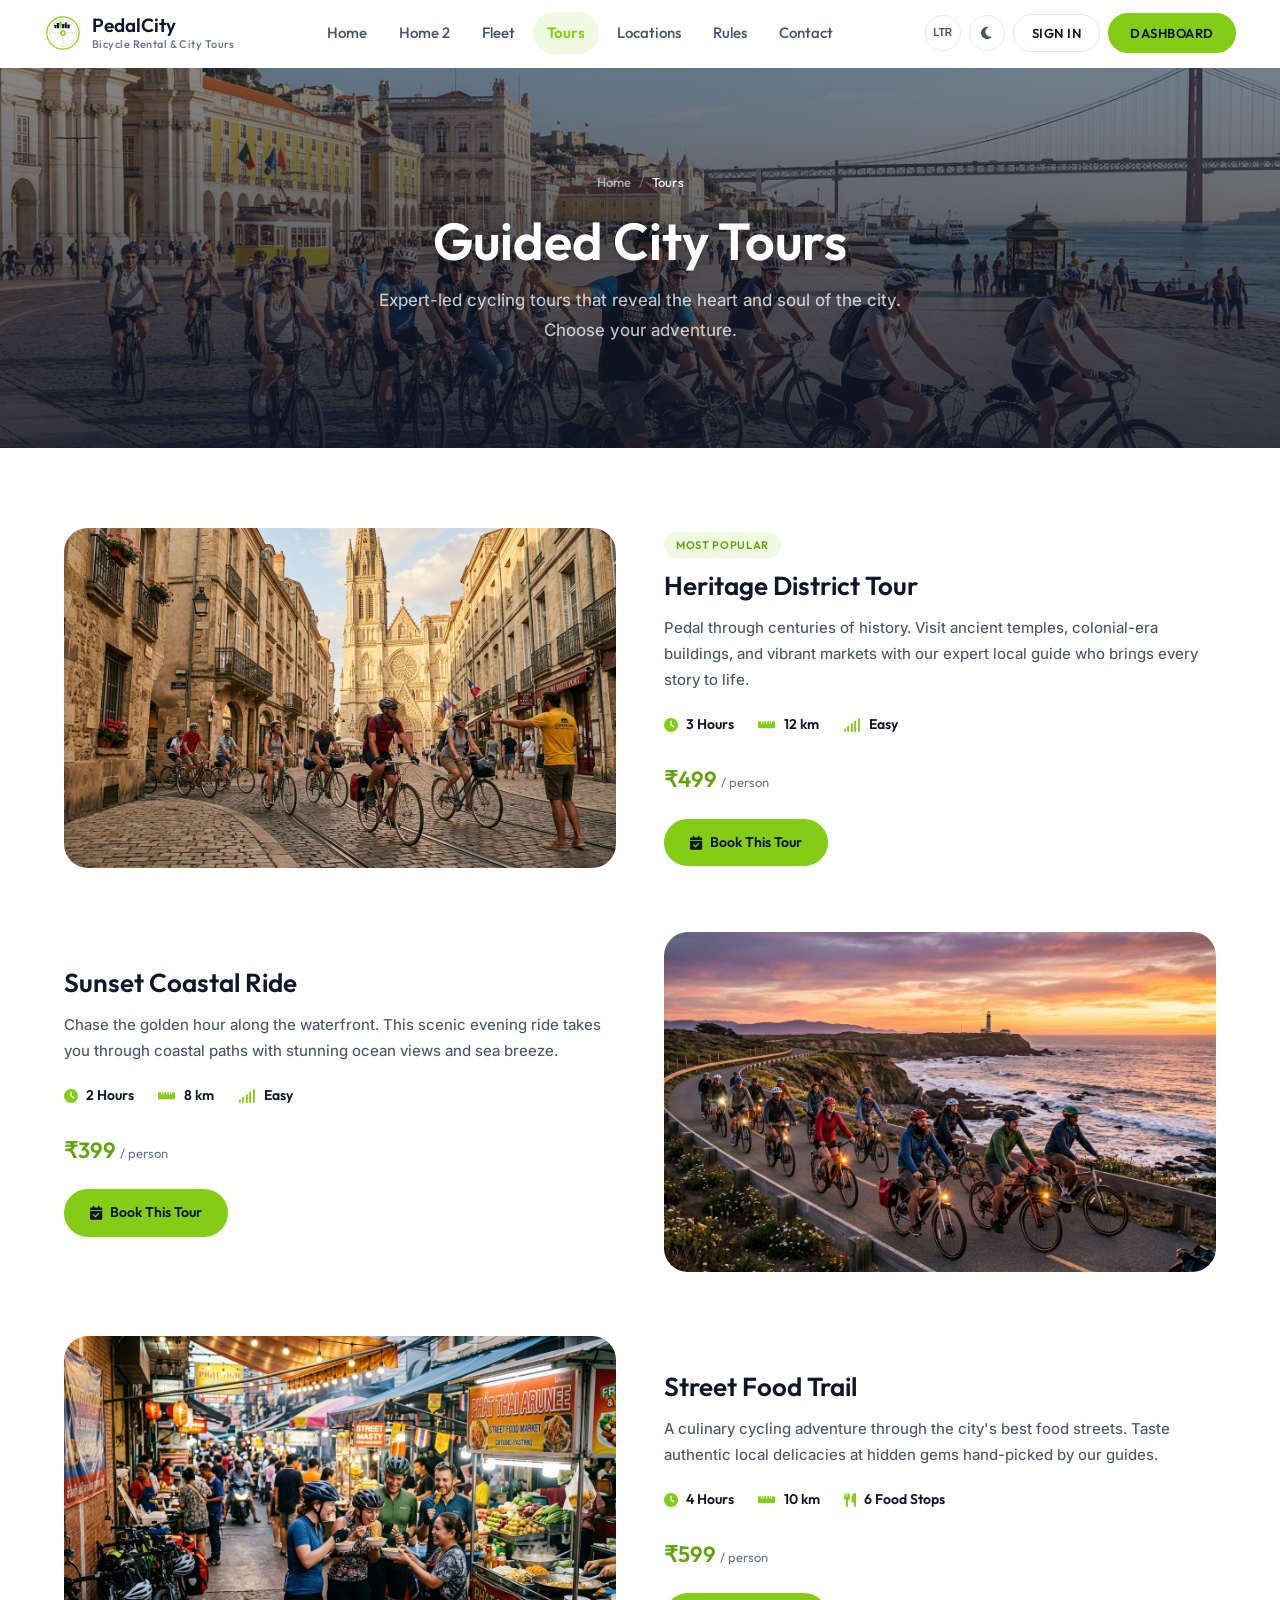
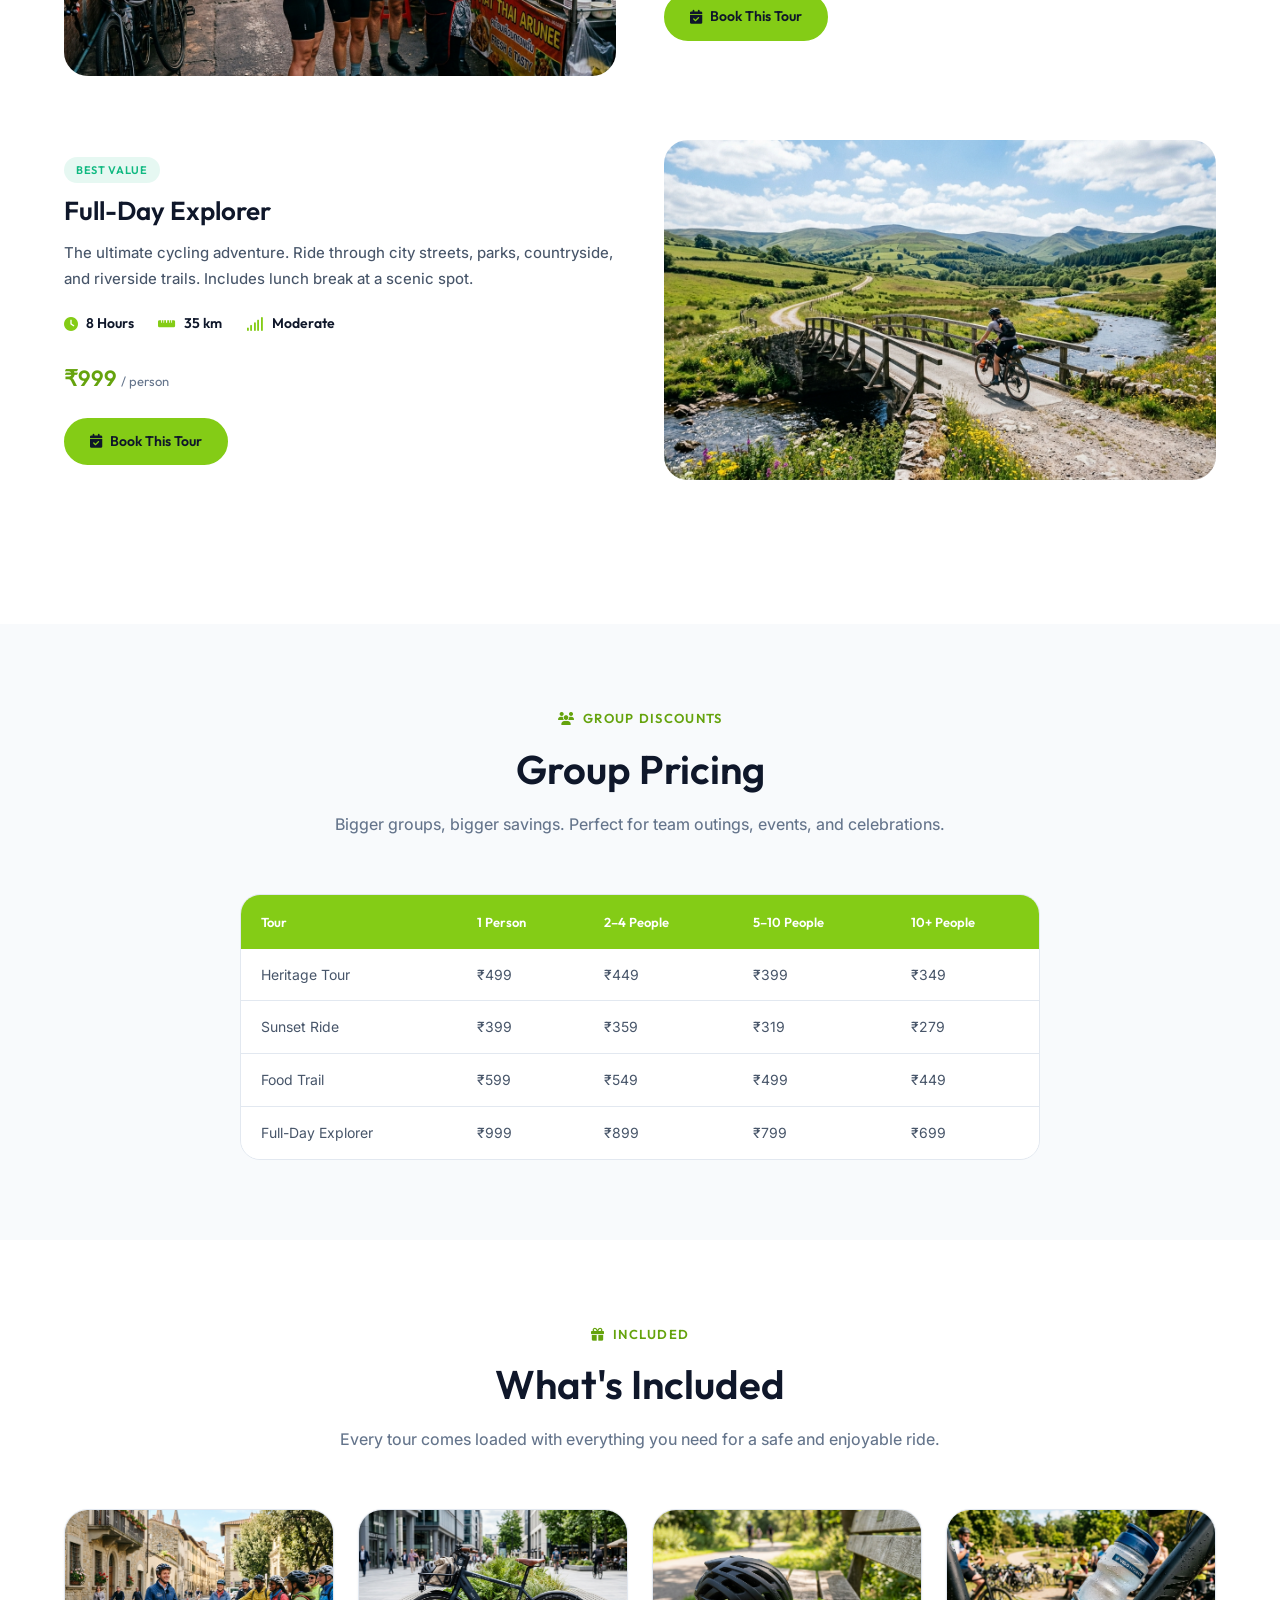
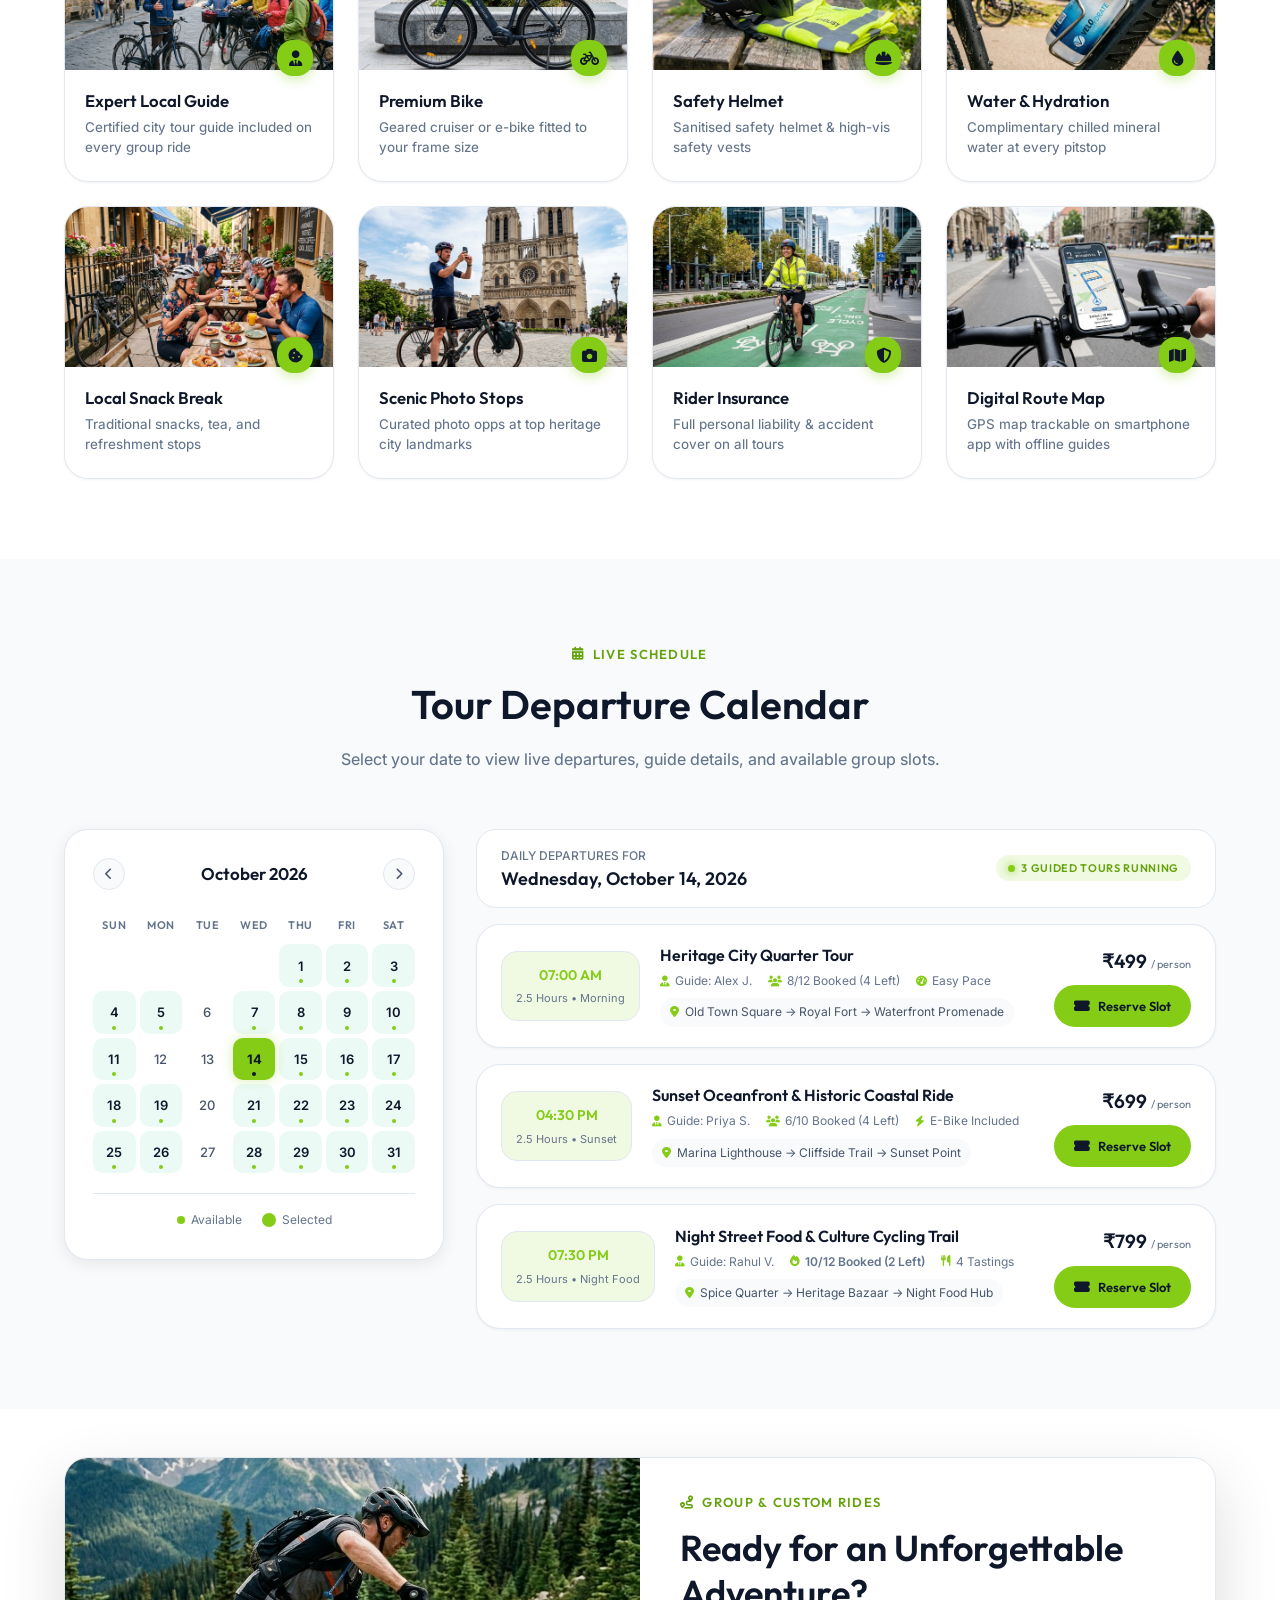
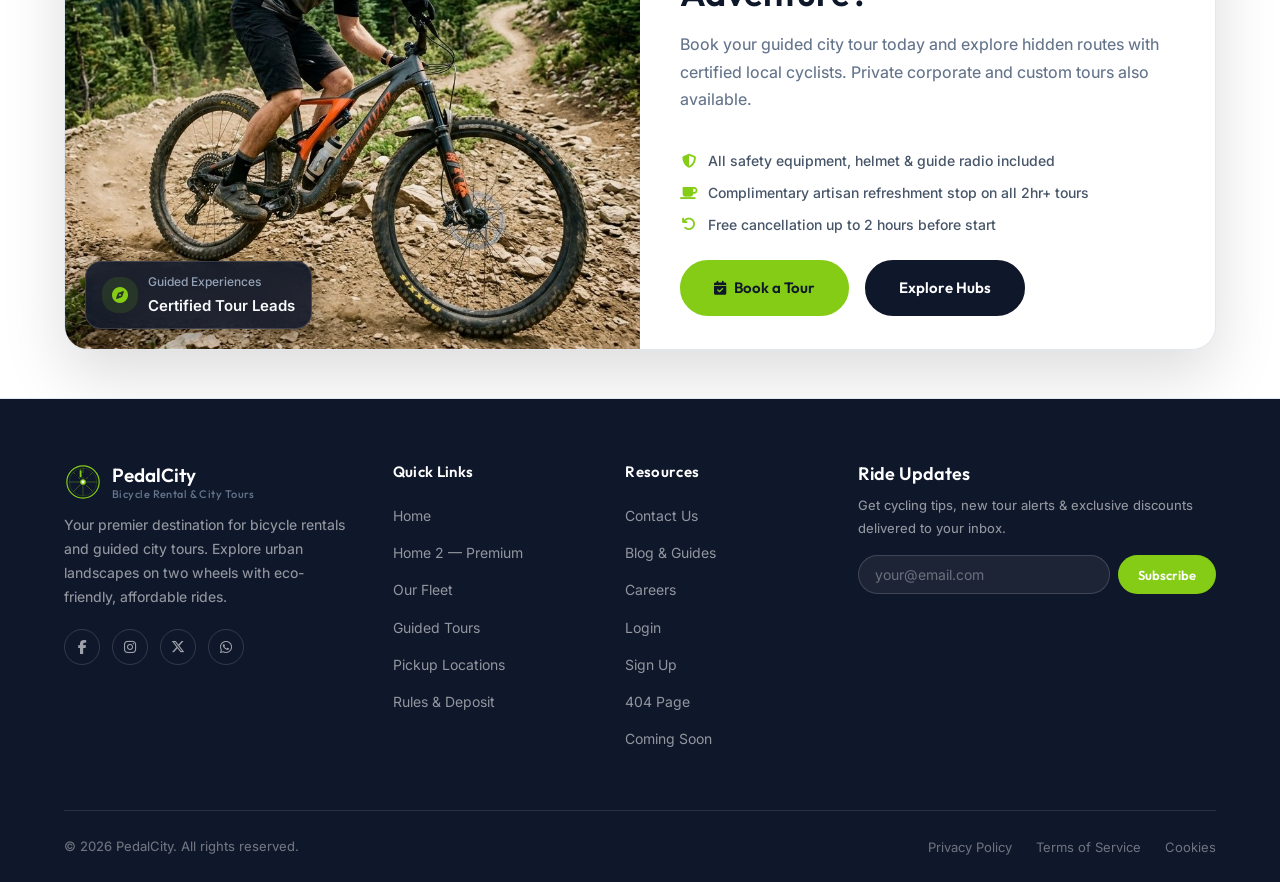
<file: tours.html>
<!DOCTYPE html>
<html lang="en" id="root-html">
<head>
    <meta charset="UTF-8">
    <meta name="viewport" content="width=device-width, initial-scale=1.0">
    <meta name="description" content="Join PedalCity's expert-led guided city tours. Heritage rides, sunset coastal tours, street food trails, and full-day adventures with group pricing discounts.">
    <title>Guided Tours | PedalCity Bicycle Rental & City Tours</title>
    <link rel="icon" type="image/svg+xml" href="favicon.svg">
    <link rel="stylesheet" href="https://cdnjs.cloudflare.com/ajax/libs/font-awesome/6.5.1/css/all.min.css">
    <link rel="stylesheet" href="style.css">
</head>
<body>

<div id="main-nav"></div>

<section class="page-header" aria-label="Tours Header">
    <div class="page-header-bg"><img src="assets/images/banner-tours.jpg" alt="Guided cycling tour along scenic route"></div>
    <div class="page-header-overlay"></div>
    <div class="container">
        <div class="breadcrumb"><a href="index.html">Home</a><span class="sep">/</span><span>Tours</span></div>
        <h1>Guided City Tours</h1>
        <p>Expert-led cycling tours that reveal the heart and soul of the city. Choose your adventure.</p>
    </div>
</section>

<!-- TOUR DETAILS — ALTERNATING LAYOUT -->
<section class="section">
    <div class="container">
        <!-- Tour 1: Heritage Walk -->
        <div class="tour-detail-row animate-on-scroll">
            <div class="tour-detail-img"><img src="assets/images/tour-heritage.jpg" alt="Heritage district cycling tour" loading="lazy"></div>
            <div class="tour-detail-info">
                <span class="badge badge-primary" style="margin-bottom:0.75rem;">Most Popular</span>
                <h3>Heritage District Tour</h3>
                <p>Pedal through centuries of history. Visit ancient temples, colonial-era buildings, and vibrant markets with our expert local guide who brings every story to life.</p>
                <div class="tour-detail-meta">
                    <div class="tour-detail-meta-item"><i class="fas fa-clock"></i> 3 Hours</div>
                    <div class="tour-detail-meta-item"><i class="fas fa-ruler-horizontal"></i> 12 km</div>
                    <div class="tour-detail-meta-item"><i class="fas fa-signal"></i> Easy</div>
                </div>
                <div class="card-price" style="margin-bottom:1.25rem;">₹499 <span>/ person</span></div>
                <a href="contact.html" class="btn btn-primary"><i class="fas fa-calendar-check"></i> Book This Tour</a>
            </div>
        </div>
        <!-- Tour 2: Sunset Ride -->
        <div class="tour-detail-row reverse animate-on-scroll">
            <div class="tour-detail-img"><img src="assets/images/tour-sunset.jpg" alt="Guided group cycling along coastal ocean path at golden hour sunset" loading="lazy"></div>
            <div class="tour-detail-info">
                <h3>Sunset Coastal Ride</h3>
                <p>Chase the golden hour along the waterfront. This scenic evening ride takes you through coastal paths with stunning ocean views and sea breeze.</p>
                <div class="tour-detail-meta">
                    <div class="tour-detail-meta-item"><i class="fas fa-clock"></i> 2 Hours</div>
                    <div class="tour-detail-meta-item"><i class="fas fa-ruler-horizontal"></i> 8 km</div>
                    <div class="tour-detail-meta-item"><i class="fas fa-signal"></i> Easy</div>
                </div>
                <div class="card-price" style="margin-bottom:1.25rem;">₹399 <span>/ person</span></div>
                <a href="contact.html" class="btn btn-primary"><i class="fas fa-calendar-check"></i> Book This Tour</a>
            </div>
        </div>
        <!-- Tour 3: Food Trail -->
        <div class="tour-detail-row animate-on-scroll">
            <div class="tour-detail-img"><img src="assets/images/tour-food.jpg" alt="Street food cycling tour through markets" loading="lazy"></div>
            <div class="tour-detail-info">
                <h3>Street Food Trail</h3>
                <p>A culinary cycling adventure through the city's best food streets. Taste authentic local delicacies at hidden gems hand-picked by our guides.</p>
                <div class="tour-detail-meta">
                    <div class="tour-detail-meta-item"><i class="fas fa-clock"></i> 4 Hours</div>
                    <div class="tour-detail-meta-item"><i class="fas fa-ruler-horizontal"></i> 10 km</div>
                    <div class="tour-detail-meta-item"><i class="fas fa-utensils"></i> 6 Food Stops</div>
                </div>
                <div class="card-price" style="margin-bottom:1.25rem;">₹599 <span>/ person</span></div>
                <a href="contact.html" class="btn btn-primary"><i class="fas fa-calendar-check"></i> Book This Tour</a>
            </div>
        </div>
        <!-- Tour 4: Full-Day Explorer -->
        <div class="tour-detail-row reverse animate-on-scroll">
            <div class="tour-detail-img"><img src="assets/images/tour-fullday.jpg" alt="Full-day cycling adventure through countryside" loading="lazy"></div>
            <div class="tour-detail-info">
                <span class="badge badge-success" style="margin-bottom:0.75rem;">Best Value</span>
                <h3>Full-Day Explorer</h3>
                <p>The ultimate cycling adventure. Ride through city streets, parks, countryside, and riverside trails. Includes lunch break at a scenic spot.</p>
                <div class="tour-detail-meta">
                    <div class="tour-detail-meta-item"><i class="fas fa-clock"></i> 8 Hours</div>
                    <div class="tour-detail-meta-item"><i class="fas fa-ruler-horizontal"></i> 35 km</div>
                    <div class="tour-detail-meta-item"><i class="fas fa-signal"></i> Moderate</div>
                </div>
                <div class="card-price" style="margin-bottom:1.25rem;">₹999 <span>/ person</span></div>
                <a href="contact.html" class="btn btn-primary"><i class="fas fa-calendar-check"></i> Book This Tour</a>
            </div>
        </div>
    </div>
</section>

<!-- GROUP PRICING TABLE -->
<section class="section section-alt">
    <div class="container">
        <div class="section-header animate-on-scroll">
            <div class="section-label"><i class="fas fa-users"></i> Group Discounts</div>
            <h2>Group Pricing</h2>
            <p>Bigger groups, bigger savings. Perfect for team outings, events, and celebrations.</p>
        </div>
        <div style="max-width:800px;margin:0 auto;" class="pricing-table-wrapper animate-on-scroll">
            <table class="pricing-table">
                <thead>
                    <tr>
                        <th>Tour</th>
                        <th>1 Person</th>
                        <th>2–4 People</th>
                        <th>5–10 People</th>
                        <th>10+ People</th>
                    </tr>
                </thead>
                <tbody>
                    <tr><td>Heritage Tour</td><td>₹499</td><td>₹449</td><td>₹399</td><td>₹349</td></tr>
                    <tr><td>Sunset Ride</td><td>₹399</td><td>₹359</td><td>₹319</td><td>₹279</td></tr>
                    <tr><td>Food Trail</td><td>₹599</td><td>₹549</td><td>₹499</td><td>₹449</td></tr>
                    <tr><td>Full-Day Explorer</td><td>₹999</td><td>₹899</td><td>₹799</td><td>₹699</td></tr>
                </tbody>
            </table>
        </div>
    </div>
</section>

<!-- WHAT'S INCLUDED -->
<section class="section">
    <div class="container">
        <div class="section-header animate-on-scroll">
            <div class="section-label"><i class="fas fa-gift"></i> Included</div>
            <h2>What's Included</h2>
            <p>Every tour comes loaded with everything you need for a safe and enjoyable ride.</p>
        </div>
        <div class="included-grid animate-on-scroll">
            <div class="included-card">
                <div class="included-img">
                    <img src="assets/images/inc-tour-guide.jpg" alt="Expert Local Guide" loading="lazy">
                </div>
                <div class="included-content">
                    <div class="included-icon-badge"><i class="fas fa-user-tie"></i></div>
                    <h4>Expert Local Guide</h4>
                    <p>Certified city tour guide included on every group ride</p>
                </div>
            </div>
            <div class="included-card">
                <div class="included-img">
                    <img src="assets/images/inc-premium-bike.jpg" alt="Premium Rental Bike" loading="lazy">
                </div>
                <div class="included-content">
                    <div class="included-icon-badge"><i class="fas fa-bicycle"></i></div>
                    <h4>Premium Bike</h4>
                    <p>Geared cruiser or e-bike fitted to your frame size</p>
                </div>
            </div>
            <div class="included-card">
                <div class="included-img">
                    <img src="assets/images/inc-safety-helmet.jpg" alt="Safety Helmet & Gear" loading="lazy">
                </div>
                <div class="included-content">
                    <div class="included-icon-badge"><i class="fas fa-hard-hat"></i></div>
                    <h4>Safety Helmet</h4>
                    <p>Sanitised safety helmet & high-vis safety vests</p>
                </div>
            </div>
            <div class="included-card">
                <div class="included-img">
                    <img src="assets/images/inc-water-hydration.jpg" alt="Cold Water Bottle" loading="lazy">
                </div>
                <div class="included-content">
                    <div class="included-icon-badge"><i class="fas fa-tint"></i></div>
                    <h4>Water & Hydration</h4>
                    <p>Complimentary chilled mineral water at every pitstop</p>
                </div>
            </div>
            <div class="included-card">
                <div class="included-img">
                    <img src="assets/images/inc-snack-break.jpg" alt="Snack & Food Break" loading="lazy">
                </div>
                <div class="included-content">
                    <div class="included-icon-badge"><i class="fas fa-cookie-bite"></i></div>
                    <h4>Local Snack Break</h4>
                    <p>Traditional snacks, tea, and refreshment stops</p>
                </div>
            </div>
            <div class="included-card">
                <div class="included-img">
                    <img src="assets/images/inc-photo-stops.jpg" alt="Scenic Photo Stops" loading="lazy">
                </div>
                <div class="included-content">
                    <div class="included-icon-badge"><i class="fas fa-camera"></i></div>
                    <h4>Scenic Photo Stops</h4>
                    <p>Curated photo opps at top heritage city landmarks</p>
                </div>
            </div>
            <div class="included-card">
                <div class="included-img">
                    <img src="assets/images/inc-rider-insurance.jpg" alt="Rider Insurance Coverage" loading="lazy">
                </div>
                <div class="included-content">
                    <div class="included-icon-badge"><i class="fas fa-shield-alt"></i></div>
                    <h4>Rider Insurance</h4>
                    <p>Full personal liability & accident cover on all tours</p>
                </div>
            </div>
            <div class="included-card">
                <div class="included-img">
                    <img src="assets/images/inc-digital-map.jpg" alt="Interactive Tour Route Map" loading="lazy">
                </div>
                <div class="included-content">
                    <div class="included-icon-badge"><i class="fas fa-map"></i></div>
                    <h4>Digital Route Map</h4>
                    <p>GPS map trackable on smartphone app with offline guides</p>
                </div>
            </div>
        </div>
    </div>
</section>

<!-- TOUR SCHEDULE & DEPARTURES HUB -->
<section class="section section-alt">
    <div class="container">
        <div class="section-header animate-on-scroll">
            <div class="section-label"><i class="fas fa-calendar-alt"></i> Live Schedule</div>
            <h2>Tour Departure Calendar</h2>
            <p>Select your date to view live departures, guide details, and available group slots.</p>
        </div>

        <div class="tour-schedule-layout animate-on-scroll">
            <!-- Left Column: Interactive Calendar -->
            <div class="tour-calendar-card">
                <div class="calendar-header">
                    <button class="calendar-nav" onclick="prevCalendarMonth()" aria-label="Previous Month"><i class="fas fa-chevron-left"></i></button>
                    <h4 id="calendar-month-year">October 2026</h4>
                    <button class="calendar-nav" onclick="nextCalendarMonth()" aria-label="Next Month"><i class="fas fa-chevron-right"></i></button>
                </div>

                <div class="calendar-grid">
                    <div class="calendar-day-label">Sun</div>
                    <div class="calendar-day-label">Mon</div>
                    <div class="calendar-day-label">Tue</div>
                    <div class="calendar-day-label">Wed</div>
                    <div class="calendar-day-label">Thu</div>
                    <div class="calendar-day-label">Fri</div>
                    <div class="calendar-day-label">Sat</div>

                    <div class="calendar-day empty"></div>
                    <div class="calendar-day empty"></div>
                    <div class="calendar-day empty"></div>
                    <div class="calendar-day empty"></div>
                    <div class="calendar-day available" onclick="selectTourDate(1)">1</div>
                    <div class="calendar-day available" onclick="selectTourDate(2)">2</div>
                    <div class="calendar-day available" onclick="selectTourDate(3)">3</div>
                    <div class="calendar-day available" onclick="selectTourDate(4)">4</div>
                    <div class="calendar-day available" onclick="selectTourDate(5)">5</div>
                    <div class="calendar-day" onclick="selectTourDate(6)">6</div>
                    <div class="calendar-day available" onclick="selectTourDate(7)">7</div>
                    <div class="calendar-day available" onclick="selectTourDate(8)">8</div>
                    <div class="calendar-day available" onclick="selectTourDate(9)">9</div>
                    <div class="calendar-day available" onclick="selectTourDate(10)">10</div>
                    <div class="calendar-day available" onclick="selectTourDate(11)">11</div>
                    <div class="calendar-day" onclick="selectTourDate(12)">12</div>
                    <div class="calendar-day" onclick="selectTourDate(13)">13</div>
                    <div class="calendar-day available selected" onclick="selectTourDate(14)">14</div>
                    <div class="calendar-day available" onclick="selectTourDate(15)">15</div>
                    <div class="calendar-day available" onclick="selectTourDate(16)">16</div>
                    <div class="calendar-day available" onclick="selectTourDate(17)">17</div>
                    <div class="calendar-day available" onclick="selectTourDate(18)">18</div>
                    <div class="calendar-day available" onclick="selectTourDate(19)">19</div>
                    <div class="calendar-day" onclick="selectTourDate(20)">20</div>
                    <div class="calendar-day available" onclick="selectTourDate(21)">21</div>
                    <div class="calendar-day available" onclick="selectTourDate(22)">22</div>
                    <div class="calendar-day available" onclick="selectTourDate(23)">23</div>
                    <div class="calendar-day available" onclick="selectTourDate(24)">24</div>
                    <div class="calendar-day available" onclick="selectTourDate(25)">25</div>
                    <div class="calendar-day available" onclick="selectTourDate(26)">26</div>
                    <div class="calendar-day" onclick="selectTourDate(27)">27</div>
                    <div class="calendar-day available" onclick="selectTourDate(28)">28</div>
                    <div class="calendar-day available" onclick="selectTourDate(29)">29</div>
                    <div class="calendar-day available" onclick="selectTourDate(30)">30</div>
                    <div class="calendar-day available" onclick="selectTourDate(31)">31</div>
                </div>

                <div class="calendar-legend">
                    <span class="calendar-legend-item">
                        <span style="width:8px;height:8px;border-radius:50%;background:var(--primary);display:inline-block;"></span> Available
                    </span>
                    <span class="calendar-legend-item">
                        <span style="width:14px;height:14px;border-radius:var(--radius-sm);background:var(--primary);display:inline-block;"></span> Selected
                    </span>
                </div>
            </div>

            <!-- Right Column: Scheduled Departures List -->
            <div class="tour-schedule-slots">
                <div class="tour-slots-header">
                    <div>
                        <div style="font-size:0.75rem;color:var(--text-muted);font-weight:500;">DAILY DEPARTURES FOR</div>
                        <h3 id="selected-date-heading" style="font-size:1.125rem;margin:0.125rem 0 0;color:var(--text-heading);">
                            Wednesday, October 14, 2026
                        </h3>
                    </div>
                    <span class="badge badge-primary">
                        <span class="avail-dot"></span> 3 Guided Tours Running
                    </span>
                </div>

                <!-- Tour Slot 1 -->
                <div class="tour-slot-card">
                    <div class="tour-slot-time-badge">
                        <strong>07:00 AM</strong>
                        <span>2.5 Hours • Morning</span>
                    </div>
                    <div class="tour-slot-info">
                        <h4>Heritage City Quarter Tour</h4>
                        <div class="tour-slot-meta">
                            <span><i class="fas fa-user-tie"></i> Guide: Alex J.</span>
                            <span><i class="fas fa-users"></i> 8/12 Booked (4 Left)</span>
                            <span><i class="fas fa-tachometer-alt"></i> Easy Pace</span>
                        </div>
                        <div class="tour-slot-route">
                            <i class="fas fa-map-marker-alt" style="color:var(--primary);"></i> Old Town Square → Royal Fort → Waterfront Promenade
                        </div>
                    </div>
                    <div class="tour-slot-action">
                        <div class="tour-slot-price">₹499 <span>/ person</span></div>
                        <a href="contact.html?tour=heritage" class="btn btn-primary btn-sm">
                            <i class="fas fa-ticket-alt"></i> Reserve Slot
                        </a>
                    </div>
                </div>

                <!-- Tour Slot 2 -->
                <div class="tour-slot-card">
                    <div class="tour-slot-time-badge">
                        <strong>04:30 PM</strong>
                        <span>2.5 Hours • Sunset</span>
                    </div>
                    <div class="tour-slot-info">
                        <h4>Sunset Oceanfront & Historic Coastal Ride</h4>
                        <div class="tour-slot-meta">
                            <span><i class="fas fa-user-tie"></i> Guide: Priya S.</span>
                            <span><i class="fas fa-users"></i> 6/10 Booked (4 Left)</span>
                            <span><i class="fas fa-bolt"></i> E-Bike Included</span>
                        </div>
                        <div class="tour-slot-route">
                            <i class="fas fa-map-marker-alt" style="color:var(--primary);"></i> Marina Lighthouse → Cliffside Trail → Sunset Point
                        </div>
                    </div>
                    <div class="tour-slot-action">
                        <div class="tour-slot-price">₹699 <span>/ person</span></div>
                        <a href="contact.html?tour=sunset" class="btn btn-primary btn-sm">
                            <i class="fas fa-ticket-alt"></i> Reserve Slot
                        </a>
                    </div>
                </div>

                <!-- Tour Slot 3 -->
                <div class="tour-slot-card">
                    <div class="tour-slot-time-badge">
                        <strong>07:30 PM</strong>
                        <span>2.5 Hours • Night Food</span>
                    </div>
                    <div class="tour-slot-info">
                        <h4>Night Street Food & Culture Cycling Trail</h4>
                        <div class="tour-slot-meta">
                            <span><i class="fas fa-user-tie"></i> Guide: Rahul V.</span>
                            <span style="color:var(--orange);font-weight:600;"><i class="fas fa-fire"></i> 10/12 Booked (2 Left)</span>
                            <span><i class="fas fa-utensils"></i> 4 Tastings</span>
                        </div>
                        <div class="tour-slot-route">
                            <i class="fas fa-map-marker-alt" style="color:var(--primary);"></i> Spice Quarter → Heritage Bazaar → Night Food Hub
                        </div>
                    </div>
                    <div class="tour-slot-action">
                        <div class="tour-slot-price">₹799 <span>/ person</span></div>
                        <a href="contact.html?tour=food" class="btn btn-primary btn-sm">
                            <i class="fas fa-ticket-alt"></i> Reserve Slot
                        </a>
                    </div>
                </div>
            </div>
        </div>
    </div>
</section>

<!-- BOOK TOUR CTA -->
<section class="cta-split-section">
    <div class="container">
        <div class="cta-split-card animate-on-scroll">
            <div class="cta-split-img-wrap">
                <img src="assets/images/bike-mountain.jpg" alt="Guided group cycling tour exploring scenic routes" loading="lazy">
                <div class="cta-split-badge">
                    <div style="width:36px;height:36px;border-radius:var(--radius-lg);background:var(--primary-subtle);display:flex;align-items:center;justify-content:center;color:var(--primary);">
                        <i class="fas fa-compass"></i>
                    </div>
                    <div>
                        <div style="font-size:0.75rem;color:#94A3B8;font-weight:500;">Guided Experiences</div>
                        <div style="font-size:0.9375rem;font-weight:600;color:#F8FAFC;">Certified Tour Leads</div>
                    </div>
                </div>
            </div>
            <div class="cta-split-content">
                <div class="section-label" style="margin-bottom:0.75rem;">
                    <i class="fas fa-route"></i> Group & Custom Rides
                </div>
                <h2 style="font-size:clamp(1.75rem, 3vw, 2.25rem);margin-bottom:1rem;">Ready for an Unforgettable Adventure?</h2>
                <p style="color:var(--text-muted);line-height:1.7;margin-bottom:1.25rem;font-weight:450;">
                    Book your guided city tour today and explore hidden routes with certified local cyclists. Private corporate and custom tours also available.
                </p>

                <div class="cta-split-perks">
                    <div class="cta-split-perk-item">
                        <i class="fas fa-shield-alt"></i>
                        <span>All safety equipment, helmet & guide radio included</span>
                    </div>
                    <div class="cta-split-perk-item">
                        <i class="fas fa-coffee"></i>
                        <span>Complimentary artisan refreshment stop on all 2hr+ tours</span>
                    </div>
                    <div class="cta-split-perk-item">
                        <i class="fas fa-undo"></i>
                        <span>Free cancellation up to 2 hours before start</span>
                    </div>
                </div>

                <div style="display:flex;gap:1rem;flex-wrap:wrap;">
                    <a href="contact.html" class="btn btn-primary btn-lg">
                        <i class="fas fa-calendar-check"></i> Book a Tour
                    </a>
                    <a href="locations.html" class="btn btn-secondary btn-lg">
                        Explore Hubs
                    </a>
                </div>
            </div>
        </div>
    </div>
</section>

<div id="main-footer"></div>
<script src="components.js"></script>
</body>
</html>
</file>
<file: style.css>
/* ===== PEDALCITY — BICYCLE RENTAL & CITY TOUR SERVICE — DESIGN SYSTEM ===== */
/* Sunset Amber + Slate Navy Palette — Warm Urban Cycling */

/* --- Google Fonts --- */
@import url('https://fonts.googleapis.com/css2?family=Outfit:wght@300;400;500;600;700;800&family=Inter:wght@300;400;500;600;700&display=swap');

/* --- CSS Custom Properties --- */
:root {
    /* Default Palette: Neon Volt Lime */
    --primary: #84CC16;
    --primary-hover: #65A30D;
    --primary-dark: #4D7C0F;
    --primary-light: #F7FEE7;
    --primary-glow: rgba(132, 204, 22, 0.32);
    --primary-subtle: rgba(132, 204, 22, 0.12);
    --primary-text: #65A30D;
    --primary-gradient-2: #10B981;
    --primary-overlay: rgba(132, 204, 22, 0.88);
    --primary-contrast: #0F172A;
    --secondary: #0F172A;
    --secondary-hover: #1E293B;

    --text-heading: #0F172A;
    --text-body: #475569;
    --text-muted: #64748B;
    --bg-body: #FFFFFF;
    --bg-surface: #F8FAFC;
    --bg-card: #FFFFFF;
    --border-default: #E2E8F0;
    --border-light: #F1F5F9;

    --shadow-sm: 0 1px 3px rgba(0, 0, 0, 0.05);
    --shadow-md: 0 4px 16px rgba(0, 0, 0, 0.08);
    --shadow-lg: 0 12px 40px rgba(0, 0, 0, 0.10);
    --shadow-xl: 0 24px 64px rgba(0, 0, 0, 0.14);
    --shadow-card: 0 2px 12px rgba(15, 23, 42, 0.06);
    --shadow-card-hover: 0 12px 36px var(--primary-glow), 0 4px 12px rgba(15, 23, 42, 0.06);
    --shadow-glow: 0 0 40px var(--primary-glow);

    --font-heading: 'Outfit', sans-serif;
    --font-body: 'Inter', sans-serif;

    --radius-sm: 0.5rem;
    --radius-md: 0.625rem;
    --radius-lg: 1rem;
    --radius-xl: 1.25rem;
    --radius-2xl: 1.5rem;
    --radius-3xl: 2rem;
    --radius-full: 9999px;

    --transition-fast: all 0.2s cubic-bezier(0.4, 0, 0.2, 1);
    --transition-smooth: all 0.35s cubic-bezier(0.4, 0, 0.2, 1);
    --transition-premium: all 0.5s cubic-bezier(0.16, 1, 0.3, 1);

    --green: #10B981;
    --red: #EF4444;
    --amber: #F59E0B;

    --container-padding: 1.5rem;
    --hero-inner-height: 380px;
    --hero-inner-height-tablet: 320px;
    --hero-inner-height-mobile: 260px;
    --hero-inner-height-xs: 240px;
}

/* --- Dark Mode Defaults --- */
.dark {
    color-scheme: dark;
    --primary-light: rgba(132, 204, 22, 0.16);
    --primary-text: #A3E635;
    --text-heading: #F1F5F9;
    --text-body: #94A3B8;
    --text-muted: #64748B;
    --bg-body: #0F172A;
    --bg-surface: #1E293B;
    --bg-card: #1E293B;
    --border-default: #334155;
    --border-light: #1E293B;
    --shadow-sm: 0 1px 3px rgba(0,0,0,0.3);
    --shadow-md: 0 4px 16px rgba(0,0,0,0.4);
    --shadow-lg: 0 12px 40px rgba(0,0,0,0.5);
    --shadow-xl: 0 24px 64px rgba(0,0,0,0.6);
    --shadow-card: 0 2px 12px rgba(0,0,0,0.3);
    --shadow-card-hover: 0 12px 36px var(--primary-glow), 0 4px 12px rgba(0,0,0,0.4);
}

/* ═══════════════════════════════════════════════════════════════
   THEME PALETTES — 6 CURATED MODERN COLOR SCHEMES
   ═══════════════════════════════════════════════════════════════ */

/* 1. Emerald Eco-Green (Fresh Eco-Mobility) */
[data-palette="emerald"] {
    --primary: #10B981;
    --primary-hover: #059669;
    --primary-dark: #047857;
    --primary-light: #ECFDF5;
    --primary-glow: rgba(16, 185, 129, 0.32);
    --primary-subtle: rgba(16, 185, 129, 0.12);
    --primary-text: #059669;
    --primary-gradient-2: #34D399;
    --primary-overlay: rgba(16, 185, 129, 0.88);
}
[data-palette="emerald"].dark,
.dark[data-palette="emerald"] {
    --primary-light: rgba(16, 185, 129, 0.16);
    --primary-text: #34D399;
    --primary-glow: rgba(16, 185, 129, 0.28);
}

/* 2. Sunset Amber (Warm Urban Cycling) */
[data-palette="amber"] {
    --primary: #F59E0B;
    --primary-hover: #D97706;
    --primary-dark: #B45309;
    --primary-light: #FFFBEB;
    --primary-glow: rgba(245, 158, 11, 0.32);
    --primary-subtle: rgba(245, 158, 11, 0.12);
    --primary-text: #D97706;
    --primary-gradient-2: #FB923C;
    --primary-overlay: rgba(245, 158, 11, 0.88);
}
[data-palette="amber"].dark,
.dark[data-palette="amber"] {
    --primary-light: rgba(245, 158, 11, 0.16);
    --primary-text: #FBBF24;
    --primary-glow: rgba(245, 158, 11, 0.28);
}

/* 3. Electric Cyan (Smart Coastal Transit) */
[data-palette="cyan"] {
    --primary: #06B6D4;
    --primary-hover: #0891B2;
    --primary-dark: #0E7490;
    --primary-light: #ECFEFF;
    --primary-glow: rgba(6, 182, 212, 0.32);
    --primary-subtle: rgba(6, 182, 212, 0.12);
    --primary-text: #0891B2;
    --primary-gradient-2: #38BDF8;
    --primary-overlay: rgba(6, 182, 212, 0.88);
}
[data-palette="cyan"].dark,
.dark[data-palette="cyan"] {
    --primary-light: rgba(6, 182, 212, 0.16);
    --primary-text: #38BDF8;
    --primary-glow: rgba(6, 182, 212, 0.28);
}

/* 4. Royal Indigo (High-Tech Metro) */
[data-palette="indigo"] {
    --primary: #6366F1;
    --primary-hover: #4F46E5;
    --primary-dark: #4338CA;
    --primary-light: #EEF2FF;
    --primary-glow: rgba(99, 102, 241, 0.32);
    --primary-subtle: rgba(99, 102, 241, 0.12);
    --primary-text: #4F46E5;
    --primary-gradient-2: #8B5CF6;
    --primary-overlay: rgba(99, 102, 241, 0.88);
}
[data-palette="indigo"].dark,
.dark[data-palette="indigo"] {
    --primary-light: rgba(99, 102, 241, 0.16);
    --primary-text: #818CF8;
    --primary-glow: rgba(99, 102, 241, 0.28);
}

/* 5. Sunset Coral (Sport & Adventure) */
[data-palette="coral"] {
    --primary: #FF5722;
    --primary-hover: #E64A19;
    --primary-dark: #BF360C;
    --primary-light: #FFF3E0;
    --primary-glow: rgba(255, 87, 34, 0.32);
    --primary-subtle: rgba(255, 87, 34, 0.12);
    --primary-text: #E64A19;
    --primary-gradient-2: #F43F5E;
    --primary-overlay: rgba(255, 87, 34, 0.88);
}
[data-palette="coral"].dark,
.dark[data-palette="coral"] {
    --primary-light: rgba(255, 87, 34, 0.16);
    --primary-text: #FB7185;
    --primary-glow: rgba(255, 87, 34, 0.28);
}

/* 6. Neon Lime (Speed & Night Cruiser) */
[data-palette="lime"] {
    --primary: #84CC16;
    --primary-hover: #65A30D;
    --primary-dark: #4D7C0F;
    --primary-light: #F7FEE7;
    --primary-glow: rgba(132, 204, 22, 0.32);
    --primary-subtle: rgba(132, 204, 22, 0.12);
    --primary-text: #65A30D;
    --primary-gradient-2: #10B981;
    --primary-overlay: rgba(132, 204, 22, 0.88);
}
[data-palette="lime"].dark,
.dark[data-palette="lime"] {
    --primary-light: rgba(132, 204, 22, 0.16);
    --primary-text: #A3E635;
    --primary-glow: rgba(132, 204, 22, 0.28);
}

/* --- Base Reset --- */
*, *::before, *::after {
    margin: 0;
    padding: 0;
    box-sizing: border-box;
}

html {
    scroll-behavior: smooth;
    -webkit-font-smoothing: antialiased;
    -moz-osx-font-smoothing: grayscale;
    overflow-x: clip;
}

body {
    font-family: var(--font-body);
    font-weight: 400;
    color: var(--text-body);
    background-color: var(--bg-body);
    line-height: 1.7;
    transition: background-color 0.3s ease, color 0.3s ease;
    overflow-x: clip;
}

img {
    max-width: 100%;
    height: auto;
    display: block;
}

a {
    text-decoration: none;
    color: inherit;
    transition: var(--transition-fast);
}

ul, ol {
    list-style: none;
}

/* --- Typography Standards --- */
h1, h2, h3, h4, h5, h6,
.hero-title,
.section-title,
.page-header-title,
.card-title,
.pricing-plan-name,
.pricing-amount,
.dash-page-title,
.dash-section-title,
.error-code,
.error-subtitle,
.about-stat-num,
.stat-item h3,
.metric-value,
.dash-metric-value,
.palette-name,
.theme-studio-title,
.brand-top {
    font-family: var(--font-heading);
    font-weight: 600 !important;
    color: var(--text-heading);
    line-height: 1.25;
}

h1 { font-size: clamp(2rem, 5vw, 3.25rem); }
h2 { font-size: clamp(1.625rem, 4vw, 2.5rem); }
h3 { font-size: clamp(1.25rem, 3vw, 1.625rem); }
h4 { font-size: 1.125rem; }
h5 { font-size: 1rem; }
h6 { font-size: 0.875rem; }

p,
.lead,
.hero-subtitle,
.section-subtitle,
.page-header-desc,
.page-header p,
.card-desc,
.pricing-desc,
.dash-page-subtitle,
.dash-activity-content p,
.testimonial-quote,
.about-desc,
.rules-desc,
.stat-item p,
.error-desc {
    font-family: var(--font-body);
    font-weight: 450;
    line-height: 1.75;
    color: var(--text-body);
}

.text-muted { color: var(--text-muted); }
.text-primary { color: var(--primary-text); }
.text-center { text-align: center; }
.font-heading { font-family: var(--font-heading); }

/* --- Layout --- */
.container {
    width: 100%;
    max-width: 1200px;
    margin: 0 auto;
    padding: 0 var(--container-padding);
}

.section {
    padding: 5rem 0;
}

.section-sm {
    padding: 3.5rem 0;
}

.section-alt {
    background: var(--bg-surface);
}

.section-dark {
    background: var(--secondary);
}

.section-header {
    text-align: center;
    max-width: 640px;
    margin: 0 auto 3.5rem auto;
}

.section-header h2 {
    margin-bottom: 1rem;
}

.section-header p {
    font-size: 1rem;
    color: var(--text-muted);
}

.section-label {
    display: inline-flex;
    align-items: center;
    gap: 0.5rem;
    font-family: var(--font-heading);
    font-weight: 600;
    font-size: 0.8125rem;
    color: var(--primary-text);
    text-transform: uppercase;
    letter-spacing: 0.1em;
    margin-bottom: 0.875rem;
}

/* --- Grid --- */
.grid { display: grid; gap: 1.5rem; }
.grid-2 { grid-template-columns: repeat(2, 1fr); }
.grid-3 { grid-template-columns: repeat(3, 1fr); }
.grid-4 { grid-template-columns: repeat(4, 1fr); }

@media (min-width: 601px) and (max-width: 1024px) {
    .grid-3,
    .grid-4 { 
        grid-template-columns: repeat(2, 1fr); 
    }
    .grid-3 > *:last-child:nth-child(odd),
    .grid-4 > *:last-child:nth-child(odd),
    .grid-3 > *.centered-last-card,
    .grid-4 > *.centered-last-card {
        grid-column: 1 / -1;
        justify-self: center;
        width: 100%;
        max-width: calc(50% - 0.75rem);
    }
}

@media (max-width: 600px) {
    .grid-2, .grid-3, .grid-4 { grid-template-columns: 1fr; }
    .section { padding: 3.5rem 0; }
}

/* ============================================================
   BUTTONS
   ============================================================ */
.btn {
    display: inline-flex;
    align-items: center;
    justify-content: center;
    gap: 0.5rem;
    font-family: var(--font-heading);
    font-weight: 600;
    font-size: 0.875rem;
    border: 2px solid transparent;
    border-radius: var(--radius-full);
    cursor: pointer;
    transition: var(--transition-fast);
    white-space: nowrap;
    padding: 0.625rem 1.5rem;
    text-align: center;
}

.btn i { font-size: 0.875rem; }

.btn-primary {
    background: var(--primary);
    color: #0F172A;
    font-weight: 600;
    border-color: var(--primary);
}
.btn-primary:hover {
    background: var(--primary-hover);
    color: #FFFFFF;
    border-color: var(--primary-hover);
    box-shadow: 0 8px 24px var(--primary-glow);
    transform: translateY(-2px);
}

.btn-secondary {
    background: var(--secondary);
    color: #FFFFFF;
    border-color: var(--secondary);
}
.btn-secondary:hover {
    background: var(--secondary-hover);
    border-color: var(--secondary-hover);
    transform: translateY(-2px);
}
.dark .btn-secondary {
    background: var(--border-default);
    border-color: var(--border-default);
    color: var(--text-heading);
}
.dark .btn-secondary:hover {
    background: #475569;
    border-color: #475569;
}

.btn-outline {
    background: transparent;
    color: var(--primary-text);
    border-color: var(--primary);
}
.btn-outline:hover {
    background: var(--primary);
    color: #0F172A;
    border-color: var(--primary);
    transform: translateY(-2px);
}

.btn-outline-light {
    background: rgba(255,255,255,0.1);
    color: #FFFFFF;
    border-color: rgba(255,255,255,0.4);
    backdrop-filter: blur(8px);
}
.btn-outline-light:hover {
    background: rgba(255,255,255,0.2);
    border-color: rgba(255,255,255,0.6);
    transform: translateY(-2px);
}

.btn-sm { padding: 0.5rem 1.125rem; font-size: 0.8125rem; }
.btn-lg { padding: 0.8125rem 2rem; font-size: 0.9375rem; }
.btn-xs { padding: 0.3125rem 0.75rem; font-size: 0.6875rem; }
.w-full { width: 100%; }

.badge-outline {
    background: transparent;
    color: var(--primary-text);
    border: 1.5px solid var(--border-default);
    transition: var(--transition-fast);
    text-decoration: none;
}
.badge-outline:hover {
    background: var(--primary);
    color: #0F172A;
    border-color: var(--primary);
}

/* ============================================================
   NAVBAR
   ============================================================ */
.navbar {
    position: fixed;
    top: 0;
    left: 0;
    right: 0;
    z-index: 1000;
    background: transparent;
    transition: var(--transition-smooth);
    padding: 0.75rem 0;
}

.navbar.scrolled {
    background: var(--bg-body);
    border-bottom: 1px solid var(--border-default);
    box-shadow: var(--shadow-sm);
    padding: 0.5rem 0;
    backdrop-filter: blur(20px);
}
.dark .navbar.scrolled {
    background: rgba(15, 23, 42, 0.92);
}

.nav-inner {
    max-width: 1240px;
    margin: 0 auto;
    padding: 0 var(--container-padding);
    display: flex;
    align-items: center;
    justify-content: space-between;
    gap: 1rem;
}

.nav-logo {
    display: flex;
    align-items: center;
    gap: 0.625rem;
    flex-shrink: 0;
}

.nav-logo-img {
    border-radius: var(--radius-sm);
}

.nav-logo-text {
    display: flex;
    flex-direction: column;
}

.brand-top {
    font-family: var(--font-heading);
    font-weight: 600;
    font-size: 1.1875rem;
    color: var(--text-heading);
    line-height: 1.2;
}

.brand-bottom {
    font-family: var(--font-heading);
    font-weight: 500;
    font-size: 0.6875rem;
    color: var(--text-muted);
    letter-spacing: 0.04em;
    line-height: 1.3;
}

.nav-links {
    display: flex;
    align-items: center;
    gap: 0.25rem;
}

.nav-link {
    font-family: var(--font-heading);
    font-weight: 500;
    font-size: 0.9375rem;
    color: var(--text-body);
    padding: 0.5rem 0.875rem;
    border-radius: var(--radius-full);
    transition: var(--transition-fast);
}
.nav-link:hover {
    color: var(--primary);
    background: var(--primary-subtle);
}
.nav-link.active {
    color: var(--primary);
    font-weight: 600;
    background: var(--primary-subtle);
}

.nav-actions {
    display: flex;
    align-items: center;
    gap: 0.5rem;
}

.nav-icon-btn {
    width: 36px;
    height: 36px;
    display: flex;
    align-items: center;
    justify-content: center;
    border: 1px solid var(--border-default);
    border-radius: var(--radius-full);
    background: var(--bg-card);
    cursor: pointer;
    transition: var(--transition-fast);
    color: var(--text-body);
    font-size: 0.875rem;
}
.nav-icon-btn:hover {
    border-color: var(--primary);
    color: var(--primary);
    background: var(--primary-subtle);
}

.nav-btn-signin {
    padding: 0.4375rem 1.125rem;
    font-weight: 600;
    font-size: 0.8125rem;
    border-radius: var(--radius-full);
    border: 1.5px solid var(--border-default);
    color: var(--text-heading);
    background: transparent;
    text-transform: uppercase;
    letter-spacing: 0.04em;
    transition: var(--transition-fast);
}
.nav-btn-signin:hover {
    border-color: var(--primary);
    color: var(--primary);
    background: var(--primary-subtle);
    transform: translateY(-2px);
}
.dark .nav-btn-signin {
    border-color: var(--border-default);
    color: var(--text-heading);
}
.dark .nav-btn-signin:hover {
    border-color: var(--primary);
    color: var(--primary);
    background: var(--primary-subtle);
}

.nav-btn-dashboard {
    padding: 0.4375rem 1.25rem;
    font-weight: 600;
    font-size: 0.8125rem;
    border-radius: var(--radius-full);
    text-transform: uppercase;
    letter-spacing: 0.04em;
    transition: var(--transition-fast);
}

/* ── Hamburger Button (WireWise Reference) ── */
.hamburger {
    display: none;
    width: 38px;
    height: 38px;
    border-radius: var(--radius-full);
    border: 1px solid var(--border-default);
    background: var(--bg-card);
    cursor: pointer;
    align-items: center;
    justify-content: center;
    flex-direction: column;
    gap: 4px;
    flex-shrink: 0;
    box-sizing: border-box;
    transition: var(--transition-fast);
    padding: 0;
}
.hamburger span {
    display: block;
    width: 18px;
    height: 2px;
    background: var(--text-heading);
    border-radius: 2px;
    transition: var(--transition-smooth);
}
.hamburger:hover {
    border-color: var(--primary);
    background: var(--primary-subtle);
}
.hamburger.open span:nth-child(1) {
    transform: translateY(6px) rotate(45deg);
}
.hamburger.open span:nth-child(2) {
    opacity: 0;
    transform: scaleX(0);
}
.hamburger.open span:nth-child(3) {
    transform: translateY(-6px) rotate(-45deg);
}

.navbar-spacer {
    height: 68px;
}

/* ── Mobile Navigation Drawer Overlay (WireWise Reference Architecture) ── */
.mobile-drawer-overlay {
    position: fixed;
    top: 0;
    left: 0;
    right: 0;
    bottom: 0;
    width: 100%;
    height: 100vh;
    height: 100dvh;
    z-index: 999999;
    background: var(--bg-body);
    display: flex;
    flex-direction: column;
    opacity: 0;
    visibility: hidden;
    pointer-events: none;
    transform: translateY(-12px);
    transition: opacity 0.3s cubic-bezier(0.16, 1, 0.3, 1), transform 0.3s cubic-bezier(0.16, 1, 0.3, 1), visibility 0.3s ease;
    overflow: hidden;
}

.dark .mobile-drawer-overlay {
    background: #0B1120;
}

.mobile-drawer-overlay.open {
    opacity: 1;
    visibility: visible;
    pointer-events: auto;
    transform: translateY(0);
}

.mobile-drawer-header {
    display: flex;
    align-items: center;
    justify-content: space-between;
    padding: 1rem 1.5rem;
    border-bottom: 1px solid var(--border-default);
    flex-shrink: 0;
}

.dark .mobile-drawer-header {
    border-bottom-color: rgba(255, 255, 255, 0.08);
}

.mobile-drawer-close {
    width: 38px;
    height: 38px;
    border-radius: var(--radius-full);
    border: 1px solid var(--border-default);
    background: var(--bg-card);
    color: var(--text-heading);
    display: flex;
    align-items: center;
    justify-content: center;
    cursor: pointer;
    transition: var(--transition-fast);
    font-size: 1.1rem;
}

.mobile-drawer-close:hover {
    background: var(--primary);
    color: #0F172A;
    border-color: var(--primary);
}

.mobile-drawer-body {
    flex: 1 1 auto;
    padding: 1.25rem 1.5rem 0.5rem 1.5rem;
    display: flex;
    flex-direction: column;
    gap: 0.4rem;
    overflow-y: auto;
}

.mobile-nav-link {
    display: block;
    padding: 0.85rem 1.25rem;
    border-radius: var(--radius-lg);
    font-family: var(--font-heading);
    font-size: 1.05rem;
    font-weight: 500;
    color: var(--text-heading);
    transition: var(--transition-fast);
    text-decoration: none;
}

.mobile-nav-link:hover,
.mobile-nav-link.active {
    background: var(--primary-subtle);
    color: var(--primary-text);
    font-weight: 600;
}

.dark .mobile-nav-link:hover,
.dark .mobile-nav-link.active {
    background: rgba(132, 204, 22, 0.16);
    color: #A3E635;
}

.mobile-drawer-footer {
    padding: 1.25rem 1.5rem 1.5rem 1.5rem;
    border-top: 1px solid var(--border-default);
    display: flex;
    flex-direction: column;
    gap: 0.75rem;
    align-items: center;
    flex-shrink: 0;
}

.dark .mobile-drawer-footer {
    border-top-color: rgba(255, 255, 255, 0.08);
}

.mobile-drawer-footer .btn-full {
    width: 100%;
    padding: 0.75rem 1.5rem;
    font-size: 0.95rem;
    font-weight: 600;
    border-radius: var(--radius-full);
    text-align: center;
    justify-content: center;
    display: inline-flex;
    align-items: center;
    gap: 0.5rem;
}

.mobile-drawer-controls {
    display: flex;
    align-items: center;
    justify-content: center;
    gap: 0.75rem;
    margin-top: 0.25rem;
}

@media (max-width: 1024px) {
    .nav-links { display: none; }
    .nav-actions > .nav-icon-btn,
    .nav-actions > .nav-btn-signin,
    .nav-actions > .nav-btn-dashboard { 
        display: none !important; 
    }
    .hamburger { display: flex; }
}

/* ============================================================
   FOOTER
   ============================================================ */
.footer {
    background: var(--secondary);
    color: rgba(255,255,255,0.7);
    padding: 4rem 0 0;
    border-top: 1px solid var(--border-default);
    position: relative;
}

.dark .footer {
    background: #080E1A;
    border-top: 1px solid rgba(255, 255, 255, 0.12);
}

.footer-grid {
    display: grid;
    grid-template-columns: 1.5fr 1fr 1fr 1.2fr;
    gap: 2.5rem;
    margin-bottom: 3rem;
}

.footer-brand p {
    font-size: 0.875rem;
    color: rgba(255,255,255,0.55);
    margin-top: 0.75rem;
    line-height: 1.7;
}

.footer-socials {
    display: flex;
    gap: 0.75rem;
    margin-top: 1.25rem;
}

.footer-social-link {
    width: 36px;
    height: 36px;
    display: flex;
    align-items: center;
    justify-content: center;
    border: 1px solid rgba(255,255,255,0.15);
    border-radius: var(--radius-full);
    color: rgba(255,255,255,0.6);
    font-size: 0.875rem;
    transition: var(--transition-fast);
}
.footer-social-link:hover {
    background: var(--primary);
    border-color: var(--primary);
    color: #FFFFFF;
}

.footer-col-title {
    color: #FFFFFF;
    font-family: var(--font-heading);
    font-weight: 600;
    font-size: 0.9375rem;
    margin-bottom: 1.25rem;
    letter-spacing: 0.02em;
}

.footer-links li {
    margin-bottom: 0.625rem;
}

.footer-links a {
    font-size: 0.875rem;
    color: rgba(255,255,255,0.55);
    transition: var(--transition-fast);
}
.footer-links a:hover {
    color: var(--primary);
    padding-left: 0.25rem;
}

[dir="rtl"] .footer-links a:hover {
    padding-left: 0;
    padding-right: 0.25rem;
}

.footer-newsletter h4 {
    color: #FFFFFF;
    margin-bottom: 0.5rem;
}

.footer-newsletter p {
    font-size: 0.8125rem;
    color: rgba(255,255,255,0.55);
    margin-bottom: 1rem;
}

.footer-newsletter-form {
    display: flex;
    gap: 0.5rem;
}

.footer-newsletter-input {
    flex: 1;
    padding: 0.625rem 1rem;
    border: 1px solid rgba(255,255,255,0.15);
    border-radius: var(--radius-full);
    background: rgba(255,255,255,0.06);
    color: #FFFFFF;
    font-size: 0.875rem;
    font-family: var(--font-body);
    outline: none;
    transition: var(--transition-fast);
}
.footer-newsletter-input::placeholder { color: rgba(255,255,255,0.35); }
.footer-newsletter-input:focus { border-color: var(--primary); }

.footer-newsletter-btn {
    padding: 0.625rem 1.25rem;
    background: var(--primary);
    color: #FFFFFF;
    border: none;
    border-radius: var(--radius-full);
    font-family: var(--font-heading);
    font-weight: 600;
    font-size: 0.8125rem;
    cursor: pointer;
    transition: var(--transition-fast);
    white-space: nowrap;
}
.footer-newsletter-btn:hover { background: var(--primary-hover); }

.footer-bottom {
    border-top: 1px solid rgba(255,255,255,0.1);
    padding: 1.5rem 0;
    display: flex;
    align-items: center;
    justify-content: space-between;
    flex-wrap: wrap;
    gap: 1rem;
}

.footer-bottom p { font-size: 0.8125rem; color: rgba(255,255,255,0.4); }

.footer-bottom-links {
    display: flex;
    gap: 1.5rem;
}

.footer-bottom-links a {
    font-size: 0.8125rem;
    color: rgba(255,255,255,0.4);
}
.footer-bottom-links a:hover { color: var(--primary); }

@media (max-width: 1024px) {
    .footer-grid {
        grid-template-columns: 1fr 1fr;
        gap: 2.5rem;
    }
}

@media (max-width: 768px) {
    .footer {
        padding: 3.5rem 0 0;
    }
    .footer-grid {
        grid-template-columns: 1fr;
        gap: 2.25rem;
        text-align: center;
    }
    .footer-brand {
        display: flex;
        flex-direction: column;
        align-items: center;
    }
    .footer-brand .nav-logo {
        justify-content: center;
    }
    .footer-socials {
        justify-content: center;
    }
    .footer-links {
        display: flex;
        flex-direction: column;
        align-items: center;
        gap: 0.625rem;
    }
    .footer-links li {
        margin-bottom: 0;
    }
    .footer-links a:hover {
        padding-left: 0;
        transform: translateY(-1px);
    }
    .footer-newsletter {
        display: flex;
        flex-direction: column;
        align-items: center;
    }
    .footer-newsletter-form {
        flex-direction: column;
        width: 100%;
        max-width: 400px;
        margin: 0 auto;
        gap: 0.625rem;
    }
    .footer-newsletter-input {
        width: 100%;
        box-sizing: border-box;
        text-align: center;
        padding: 0.75rem 1rem;
    }
    .footer-newsletter-btn {
        width: 100%;
        padding: 0.75rem 1.25rem;
    }
    .footer-bottom {
        flex-direction: column;
        justify-content: center;
        text-align: center;
        gap: 0.75rem;
        padding: 1.25rem 0;
    }
    .footer-bottom-links {
        justify-content: center;
        flex-wrap: wrap;
        gap: 1.25rem;
    }
}

/* ============================================================
   HERO — SPLIT (Home 1 - Auto-Slider)
   ============================================================ */
.hero-split {
    position: relative;
    min-height: auto;
    display: flex;
    align-items: center;
    justify-content: center;
    padding: 0;
    max-width: 100%;
    margin: 0 auto;
    overflow: hidden;
}

.hero-slider-container {
    position: relative;
    width: 100%;
    display: grid;
    grid-template-areas: "hero-stack";
    align-items: center;
}

.hero-split .hero-slide {
    grid-area: hero-stack;
    width: 100%;
    min-height: auto;
    opacity: 0;
    visibility: hidden;
    pointer-events: none;
    transition: opacity 0.85s cubic-bezier(0.16, 1, 0.3, 1), transform 0.85s cubic-bezier(0.16, 1, 0.3, 1), visibility 0.85s;
    transform: scale(0.98) translateY(6px);
    display: flex;
    align-items: center;
    justify-content: center;
    z-index: 1;
}

.hero-split .hero-slide.active {
    opacity: 1;
    visibility: visible;
    pointer-events: auto;
    transform: scale(1) translateY(0);
    z-index: 2;
}

.hero-slide-inner {
    width: 100%;
    max-width: 1200px;
    margin: 0 auto;
    padding: 4.75rem 1.25rem 3.5rem;
    display: flex;
    align-items: center;
    justify-content: space-between;
    gap: 3rem;
}

.hero-split-text {
    flex: 1;
    max-width: 560px;
}

/* Staggered Content Animation */
.hero-slide .hero-split-text > * {
    opacity: 0;
    transform: translateY(14px);
    transition: opacity 0.7s cubic-bezier(0.16, 1, 0.3, 1), transform 0.7s cubic-bezier(0.16, 1, 0.3, 1);
}

.hero-slide.active .hero-split-text > * {
    opacity: 1;
    transform: translateY(0);
}

.hero-slide.active .hero-split-text > *:nth-child(1) { transition-delay: 0.1s; }
.hero-slide.active .hero-split-text > *:nth-child(2) { transition-delay: 0.18s; }
.hero-slide.active .hero-split-text > *:nth-child(3) { transition-delay: 0.26s; }
.hero-slide.active .hero-split-text > *:nth-child(4) { transition-delay: 0.33s; }
.hero-slide.active .hero-split-text > *:nth-child(5) { transition-delay: 0.4s; }

.hero-slider-controls {
    position: absolute;
    bottom: 1.25rem;
    left: 50%;
    transform: translateX(-50%);
    display: inline-flex;
    align-items: center;
    gap: 0.75rem;
    z-index: 10;
    background: var(--bg-card);
    border: 1px solid var(--border-default);
    padding: 0.375rem 0.75rem;
    border-radius: var(--radius-full);
    box-shadow: var(--shadow-lg);
    backdrop-filter: blur(12px);
    -webkit-backdrop-filter: blur(12px);
}

[dir="rtl"] .hero-slider-controls {
    left: auto;
    right: 50%;
    transform: translateX(50%);
}

.hero-slider-arrow {
    width: 28px;
    height: 28px;
    display: flex;
    align-items: center;
    justify-content: center;
    border: none;
    background: transparent;
    color: var(--text-muted);
    font-size: 0.75rem;
    cursor: pointer;
    border-radius: var(--radius-full);
    transition: var(--transition-fast);
}

.hero-slider-arrow:hover {
    color: var(--primary);
    background: var(--primary-subtle);
}

.hero-slider-dots {
    display: flex;
    align-items: center;
    gap: 0.5rem;
}

.hero-dot {
    width: 20px;
    height: 6px;
    border-radius: var(--radius-full);
    background: var(--border-default);
    border: none;
    cursor: pointer;
    transition: all 0.35s cubic-bezier(0.16, 1, 0.3, 1);
    padding: 0;
}

.hero-dot.active {
    width: 38px;
    background: var(--primary);
    box-shadow: 0 0 12px var(--primary-glow);
}

.hero-title-gradient {
    background: linear-gradient(120deg, var(--primary) 0%, #38bdf8 40%, var(--primary) 70%, #a3e635 100%);
    background-size: 260% auto;
    -webkit-background-clip: text;
    -webkit-text-fill-color: transparent;
    background-clip: text;
    animation: textShimmer 7s ease-in-out infinite;
    display: inline-block;
}

@keyframes textShimmer {
    0% { background-position: 0% 50%; }
    50% { background-position: 100% 50%; }
    100% { background-position: 0% 50%; }
}

.trust-badges {
    display: flex;
    gap: 1rem;
    flex-wrap: wrap;
}

.trust-badge {
    display: inline-flex;
    align-items: center;
    gap: 0.375rem;
    font-family: var(--font-heading);
    font-weight: 600;
    font-size: 0.8125rem;
    color: var(--text-muted);
    background: var(--bg-surface);
    border: 1px solid var(--border-default);
    padding: 0.375rem 0.875rem;
    border-radius: var(--radius-full);
    transition: all 0.3s cubic-bezier(0.16, 1, 0.3, 1);
}

.trust-badge:hover {
    transform: translateY(-3px) scale(1.03);
    border-color: var(--primary);
    color: var(--text-heading);
    box-shadow: 0 8px 20px rgba(0, 0, 0, 0.15), 0 0 15px var(--primary-glow);
}

.trust-badge i {
    color: var(--primary);
    font-size: 0.75rem;
    transition: transform 0.3s ease;
}

.trust-badge:hover i {
    transform: scale(1.2) rotate(-8deg);
}

.hero-split-visual {
    flex: 1;
    position: relative;
    display: flex;
    justify-content: center;
    align-items: center;
    perspective: 1200px;
}

.hero-image-stack {
    position: relative;
    width: 100%;
    max-width: 520px;
    transform-style: preserve-3d;
    transition: transform 0.4s cubic-bezier(0.16, 1, 0.3, 1);
}

/* Ambient Radiant Glow Halo */
.hero-image-stack::before {
    content: '';
    position: absolute;
    top: 50%;
    left: 50%;
    width: 125%;
    height: 125%;
    transform: translate(-50%, -50%);
    background: radial-gradient(circle, var(--primary-glow) 0%, rgba(56, 189, 248, 0.18) 40%, transparent 70%);
    border-radius: 50%;
    filter: blur(45px);
    z-index: 0;
    pointer-events: none;
    opacity: 0.75;
    animation: ambientHaloPulse 6s ease-in-out infinite alternate;
}

@keyframes ambientHaloPulse {
    0% { transform: translate(-50%, -50%) scale(0.92); opacity: 0.6; }
    50% { transform: translate(-48%, -52%) scale(1.08); opacity: 0.9; filter: blur(52px); }
    100% { transform: translate(-52%, -48%) scale(0.96); opacity: 0.65; }
}

.hero-image-main {
    position: relative;
    z-index: 1;
    width: 100%;
    height: 420px;
    border-radius: var(--radius-3xl);
    overflow: hidden;
    box-shadow: 0 25px 60px -15px rgba(0, 0, 0, 0.45), 0 0 35px var(--primary-glow);
    border: 1px solid var(--border-default);
    transition: transform 0.5s cubic-bezier(0.16, 1, 0.3, 1), box-shadow 0.5s ease;
}

.hero-image-main::after {
    content: '';
    position: absolute;
    top: 0;
    left: -150%;
    width: 100%;
    height: 100%;
    background: linear-gradient(105deg, transparent 20%, rgba(255, 255, 255, 0.28) 50%, transparent 80%);
    transform: skewX(-25deg);
    transition: left 0.85s ease-in-out;
    pointer-events: none;
    z-index: 2;
}

.hero-split-visual:hover .hero-image-main::after {
    left: 200%;
}

.hero-image-main img {
    width: 100%;
    height: 100%;
    object-fit: cover;
    transition: transform 0.6s cubic-bezier(0.16, 1, 0.3, 1);
}

.hero-split-visual:hover .hero-image-main img {
    transform: scale(1.04);
}

.hero-float-card {
    position: absolute;
    z-index: 3;
    background: var(--bg-card);
    backdrop-filter: blur(16px);
    -webkit-backdrop-filter: blur(16px);
    border: 1px solid var(--border-default);
    border-radius: var(--radius-xl);
    padding: 1.125rem 1.375rem;
    box-shadow: 0 16px 36px rgba(0, 0, 0, 0.12), 0 0 20px var(--primary-glow);
    display: flex;
    align-items: center;
    gap: 0.875rem;
    transition: all 0.35s cubic-bezier(0.16, 1, 0.3, 1);
    cursor: default;
}

.dark .hero-float-card {
    background: rgba(30, 41, 59, 0.88);
    border-color: rgba(255, 255, 255, 0.12);
    box-shadow: 0 16px 36px rgba(0, 0, 0, 0.35), 0 0 20px var(--primary-glow);
}

.hero-float-card:hover {
    transform: translateY(-6px) scale(1.05) !important;
    border-color: var(--primary);
    box-shadow: 0 20px 45px rgba(0, 0, 0, 0.25), 0 0 30px var(--primary-glow);
}

.hero-float-card.card-top {
    top: -20px;
    right: -20px;
    animation: floatTop 4.5s ease-in-out infinite alternate;
}

.hero-float-card.card-bottom {
    bottom: 30px;
    left: -30px;
    animation: floatBottom 5.5s ease-in-out 1s infinite alternate;
}

@keyframes floatTop {
    0% { transform: translateY(0) rotate(0deg); }
    50% { transform: translateY(-12px) rotate(1.2deg); }
    100% { transform: translateY(2px) rotate(-0.5deg); }
}

@keyframes floatBottom {
    0% { transform: translateY(0) rotate(0deg); }
    50% { transform: translateY(-10px) rotate(-1.5deg); }
    100% { transform: translateY(4px) rotate(0.8deg); }
}

.hero-float-icon {
    width: 44px;
    height: 44px;
    border-radius: var(--radius-lg);
    background: var(--primary-subtle);
    display: flex;
    align-items: center;
    justify-content: center;
    color: var(--primary);
    font-size: 1.125rem;
    flex-shrink: 0;
    transition: transform 0.3s ease;
}

.hero-float-card:hover .hero-float-icon {
    transform: scale(1.15) rotate(-6deg);
}

.hero-float-label {
    font-family: var(--font-heading);
    font-weight: 600;
    font-size: 0.8125rem;
    color: var(--text-heading);
}

.hero-float-value {
    font-family: var(--font-heading);
    font-weight: 600;
    font-size: 1.25rem;
    color: var(--primary);
}

/* Animated background shapes */
.hero-bg-shape {
    position: fixed;
    border-radius: 50%;
    pointer-events: none;
    z-index: -1;
    opacity: 0.15;
}

.hero-bg-shape-1 {
    width: 500px;
    height: 500px;
    background: radial-gradient(circle, var(--primary-glow), transparent 70%);
    top: -100px;
    right: -100px;
    animation: float 8s ease-in-out infinite;
}

.hero-bg-shape-2 {
    width: 300px;
    height: 300px;
    background: radial-gradient(circle, rgba(251, 146, 60, 0.15), transparent 70%);
    bottom: 10%;
    left: -50px;
    animation: float 6s ease-in-out infinite reverse;
}

@media (max-width: 1024px) {
    .hero-split {
        min-height: auto;
        padding: 0;
    }
    .hero-split .hero-slide,
    .hero-slide {
        min-height: auto;
    }
    .hero-slide-inner {
        flex-direction: column;
        text-align: center;
        padding: 5.5rem 1.25rem 4.5rem;
        gap: 2.5rem;
    }
    .hero-split-text { max-width: 600px; }
    .trust-badges { justify-content: center; }
    .hero-cta-btns { justify-content: center !important; }
    .hero-image-main { height: 340px; }
    .hero-float-card.card-top { right: 0; top: -15px; }
    .hero-float-card.card-bottom { left: 0; bottom: 20px; }
    .hero-slider-controls { bottom: 1.25rem; }
}

@media (max-width: 768px) {
    .hero-slide-inner {
        padding: 5rem 1rem 4rem;
    }
    .hero-image-main { height: 280px; }
}

@media (max-width: 360px) {
    .hero-float-card { display: none; }
    .hero-image-main { height: 240px; }
}

/* ============================================================
   HERO — FULL (Home 2)
   ============================================================ */
.hero-full {
    position: relative;
    min-height: 100vh;
    display: flex;
    align-items: center;
    justify-content: center;
    text-align: center;
    overflow: hidden;
}

.hero-full .hero-slider {
    position: absolute;
    inset: 0;
    z-index: 0;
}

.hero-full .hero-slide {
    position: absolute;
    inset: 0;
    opacity: 0;
    visibility: visible;
    pointer-events: none;
    transform: none;
    transition: opacity 1.2s ease-in-out;
    display: block;
    min-height: 100%;
    z-index: 0;
}
.hero-full .hero-slide.active {
    opacity: 1;
    pointer-events: auto;
    z-index: 1;
}

.hero-full .hero-slide img {
    width: 100%;
    height: 100%;
    object-fit: cover;
}

.hero-full-overlay {
    position: absolute;
    inset: 0;
    background: linear-gradient(180deg, rgba(15, 23, 42, 0.6) 0%, rgba(15, 23, 42, 0.85) 100%);
    z-index: 1;
}

.hero-full-content {
    position: relative;
    z-index: 2;
    max-width: 720px;
    padding: 2rem 1.25rem;
}

.hero-slider-dots {
    display: flex;
    gap: 0.5rem;
    justify-content: center;
}

.hero-dot {
    width: 10px;
    height: 10px;
    border-radius: 50%;
    border: 2px solid rgba(255,255,255,0.5);
    background: transparent;
    cursor: pointer;
    transition: var(--transition-fast);
    padding: 0;
}
.hero-dot.active {
    background: var(--primary);
    border-color: var(--primary);
    transform: scale(1.2);
}

.hero-nav-btn {
    position: absolute;
    top: 50%;
    transform: translateY(-50%);
    z-index: 3;
    width: 48px;
    height: 48px;
    border-radius: 50%;
    border: 2px solid rgba(255,255,255,0.3);
    background: rgba(255,255,255,0.08);
    color: #fff;
    font-size: 1.125rem;
    cursor: pointer;
    backdrop-filter: blur(8px);
    transition: var(--transition-fast);
    display: flex;
    align-items: center;
    justify-content: center;
}
.hero-nav-btn:hover {
    background: var(--primary);
    border-color: var(--primary);
}
.hero-nav-btn.prev { left: 2rem; }
.hero-nav-btn.next { right: 2rem; }

@media (max-width: 768px) {
    .hero-nav-btn { display: none; }
}

/* ============================================================
   PAGE HEADERS (Inner Pages)
   ============================================================ */
.page-header {
    position: relative;
    height: var(--hero-inner-height);
    min-height: var(--hero-inner-height);
    max-height: var(--hero-inner-height);
    display: flex;
    align-items: center;
    justify-content: center;
    text-align: center;
    overflow: hidden;
}

.page-header-bg {
    position: absolute;
    inset: 0;
    z-index: 0;
}

.page-header-bg img {
    width: 100%;
    height: 100%;
    object-fit: cover;
}

.page-header-overlay {
    position: absolute;
    inset: 0;
    background: linear-gradient(180deg, rgba(15, 23, 42, 0.5) 0%, rgba(15, 23, 42, 0.82) 100%);
    z-index: 1;
}

.page-header .container {
    position: relative;
    z-index: 2;
}

.page-header h1 {
    color: #FFFFFF;
    margin-bottom: 0.75rem;
    text-shadow: 0 2px 16px rgba(0,0,0,0.3);
}

.page-header p {
    color: rgba(255,255,255,0.75);
    font-size: 1.0625rem;
    max-width: 560px;
    margin: 0 auto;
    font-weight: 450;
}

.breadcrumb {
    display: flex;
    align-items: center;
    justify-content: center;
    gap: 0.5rem;
    margin-bottom: 1rem;
    font-family: var(--font-heading);
    font-weight: 500;
    font-size: 0.8125rem;
}

.breadcrumb a {
    color: rgba(255,255,255,0.6);
}
.breadcrumb a:hover { color: var(--primary); }

.breadcrumb span { color: rgba(255,255,255,0.9); }

.breadcrumb .sep { color: rgba(255,255,255,0.3); }

@media (max-width: 1024px) {
    .page-header {
        height: var(--hero-inner-height-tablet);
        min-height: var(--hero-inner-height-tablet);
        max-height: var(--hero-inner-height-tablet);
    }
}
@media (max-width: 768px) {
    .page-header {
        height: var(--hero-inner-height-mobile);
        min-height: var(--hero-inner-height-mobile);
        max-height: var(--hero-inner-height-mobile);
    }
}
@media (max-width: 360px) {
    .page-header {
        height: var(--hero-inner-height-xs);
        min-height: var(--hero-inner-height-xs);
        max-height: var(--hero-inner-height-xs);
    }
}

/* ============================================================
   CARDS
   ============================================================ */
.card {
    background: var(--bg-card);
    border: 1px solid var(--border-default);
    border-radius: var(--radius-2xl);
    overflow: hidden;
    transition: var(--transition-premium);
}
.card:hover {
    box-shadow: var(--shadow-card-hover);
    transform: translateY(-6px);
    border-color: var(--primary);
}

.card-img {
    width: 100%;
    height: 220px;
    overflow: hidden;
}
.card-img img {
    width: 100%;
    height: 100%;
    object-fit: cover;
    transition: transform 0.5s ease;
}
.card:hover .card-img img {
    transform: scale(1.06);
}

.card-body {
    padding: 1.5rem;
}

.card-title {
    font-family: var(--font-heading);
    font-weight: 600;
    font-size: 1.125rem;
    color: var(--text-heading);
    margin-bottom: 0.5rem;
}

.card-text {
    font-size: 0.875rem;
    color: var(--text-muted);
    margin-bottom: 1rem;
    line-height: 1.65;
}

.card-meta {
    display: flex;
    align-items: center;
    gap: 1rem;
    flex-wrap: wrap;
    margin-bottom: 1rem;
}

.card-meta-item {
    display: flex;
    align-items: center;
    gap: 0.375rem;
    font-family: var(--font-heading);
    font-weight: 500;
    font-size: 0.8125rem;
    color: var(--text-muted);
}
.card-meta-item i { color: var(--primary); font-size: 0.75rem; }

.card-price {
    font-family: var(--font-heading);
    font-weight: 600;
    font-size: 1.375rem;
    color: var(--primary-text);
}
.card-price span {
    font-weight: 400;
    font-size: 0.8125rem;
    color: var(--text-muted);
}

.card-footer {
    padding: 0 1.5rem 1.5rem;
    display: flex;
    align-items: center;
    justify-content: space-between;
    gap: 1rem;
}

/* Badge */
.badge {
    display: inline-flex;
    align-items: center;
    gap: 0.375rem;
    font-family: var(--font-heading);
    font-weight: 600;
    font-size: 0.6875rem;
    text-transform: uppercase;
    letter-spacing: 0.06em;
    padding: 0.25rem 0.75rem;
    border-radius: var(--radius-full);
}

.badge-primary {
    background: var(--primary-subtle);
    color: var(--primary-text);
}

.badge-outline {
    background: transparent;
    border: 1px solid var(--border-default);
    color: var(--text-muted);
}
.badge-outline:hover {
    border-color: var(--primary);
    color: var(--primary);
    background: var(--primary-subtle);
}

.badge-success {
    background: rgba(16, 185, 129, 0.1);
    color: var(--green);
}

/* Availability dot */
.avail-dot {
    width: 8px;
    height: 8px;
    border-radius: 50%;
    background: var(--green);
    display: inline-block;
    animation: pulse-glow 2s ease-in-out infinite;
}

/* ============================================================
   HOW IT WORKS — TIMELINE
   ============================================================ */
.timeline-steps {
    display: flex;
    justify-content: center;
    gap: 0;
    position: relative;
    max-width: 900px;
    margin: 0 auto;
}

.timeline-step {
    flex: 1;
    text-align: center;
    position: relative;
    padding: 0 1rem;
}

.timeline-step-num {
    width: 56px;
    height: 56px;
    border-radius: 50%;
    background: var(--primary);
    color: #FFFFFF;
    font-family: var(--font-heading);
    font-weight: 600;
    font-size: 1.25rem;
    display: flex;
    align-items: center;
    justify-content: center;
    margin: 0 auto 1rem;
    position: relative;
    z-index: 2;
    box-shadow: 0 4px 16px var(--primary-glow);
}

.timeline-step-icon {
    font-size: 1.5rem;
    color: var(--primary);
    margin-bottom: 0.75rem;
}

.timeline-step h4 {
    font-size: 1rem;
    margin-bottom: 0.375rem;
}

.timeline-step p {
    font-size: 0.8125rem;
    color: var(--text-muted);
}

.timeline-line {
    position: absolute;
    top: 28px;
    left: 50%;
    right: -50%;
    height: 2px;
    background: var(--border-default);
    z-index: 1;
}

.timeline-step:last-child .timeline-line { display: none; }

@media (max-width: 768px) {
    .timeline-steps {
        flex-direction: column;
        align-items: center;
        gap: 2.25rem;
        max-width: 480px;
        margin: 0 auto;
    }
    .timeline-step {
        width: 100%;
        padding: 0 1rem;
    }
    .timeline-line {
        display: none !important;
    }
}

/* ============================================================
   STATS BAR
   ============================================================ */
.stats-bar {
    background: var(--bg-surface);
    border-top: 1px solid var(--border-default);
    border-bottom: 1px solid var(--border-default);
    padding: 3.5rem 0;
    position: relative;
    z-index: 5;
}

.stats-grid {
    display: grid;
    grid-template-columns: repeat(4, 1fr);
    gap: 2rem;
    text-align: center;
}

.stat-item h3 {
    font-family: var(--font-heading);
    font-weight: 600;
    font-size: 2.25rem;
    color: var(--primary);
    margin-bottom: 0.25rem;
}

.stat-item p {
    font-size: 0.875rem;
    color: var(--text-muted);
    font-weight: 500;
}

@media (max-width: 768px) {
    .stats-grid { grid-template-columns: repeat(2, 1fr); gap: 1.5rem; }
}
@media (max-width: 360px) {
    .stats-grid { grid-template-columns: 1fr; }
}

/* ============================================================
   BENTO GRID
   ============================================================ */
.bento-grid {
    display: grid;
    grid-template-columns: 1fr 1fr 1fr;
    grid-template-rows: 260px 260px;
    gap: 1rem;
}

.bento-item {
    position: relative;
    border-radius: var(--radius-2xl);
    overflow: hidden;
    cursor: pointer;
}

.bento-item img {
    width: 100%;
    height: 100%;
    object-fit: cover;
    transition: transform 0.6s ease;
}
.bento-item:hover img { transform: scale(1.08); }

.bento-overlay {
    position: absolute;
    inset: 0;
    background: linear-gradient(180deg, transparent 40%, rgba(15, 23, 42, 0.85) 100%);
    display: flex;
    align-items: flex-end;
    padding: 1.5rem;
}

.bento-overlay h4 {
    color: #FFFFFF;
    font-size: 1rem;
}

.bento-overlay p {
    color: rgba(255,255,255,0.7);
    font-size: 0.8125rem;
}

.bento-item:nth-child(1) { grid-column: 1 / 2; grid-row: 1 / 3; }
.bento-item:nth-child(2) { grid-column: 2 / 3; grid-row: 1 / 2; }
.bento-item:nth-child(3) { grid-column: 3 / 4; grid-row: 1 / 2; }
.bento-item:nth-child(4) { grid-column: 2 / 4; grid-row: 2 / 3; }

@media (max-width: 768px) {
    .bento-grid {
        grid-template-columns: 1fr;
        grid-template-rows: repeat(4, 220px);
    }
    .bento-item:nth-child(1),
    .bento-item:nth-child(2),
    .bento-item:nth-child(3),
    .bento-item:nth-child(4) {
        grid-column: 1;
        grid-row: auto;
    }
}

/* ============================================================
   TESTIMONIALS
   ============================================================ */
.testimonial-grid {
    display: grid;
    grid-template-columns: repeat(3, 1fr);
    gap: 1.5rem;
}

.testimonial-card {
    background: var(--bg-card);
    border: 1px solid var(--border-default);
    border-radius: var(--radius-2xl);
    padding: 2rem;
    transition: var(--transition-premium);
}
.testimonial-card:hover {
    box-shadow: var(--shadow-card-hover);
    transform: translateY(-4px);
}

.testimonial-stars {
    color: #FBBF24;
    font-size: 0.875rem;
    margin-bottom: 1rem;
}

.testimonial-text {
    font-size: 0.9375rem;
    font-style: italic;
    color: var(--text-body);
    margin-bottom: 1.5rem;
    line-height: 1.7;
}

.testimonial-author {
    display: flex;
    align-items: center;
    gap: 0.75rem;
}

.testimonial-avatar {
    width: 48px;
    height: 48px;
    border-radius: 50%;
    object-fit: cover;
    border: 2px solid var(--primary-subtle);
}

.testimonial-name {
    font-family: var(--font-heading);
    font-weight: 600;
    font-size: 0.875rem;
    color: var(--text-heading);
}

.testimonial-role {
    font-size: 0.75rem;
    color: var(--text-muted);
}

@media (max-width: 768px) {
    .testimonial-grid { grid-template-columns: 1fr; }
}

/* ============================================================
   CTA BANNER
   ============================================================ */
.cta-banner {
    position: relative;
    padding: 5rem 0;
    overflow: hidden;
}

.cta-banner-bg {
    position: absolute;
    inset: 0;
}

.cta-banner-bg img {
    width: 100%;
    height: 100%;
    object-fit: cover;
}

.cta-banner-overlay {
    position: absolute;
    inset: 0;
    background: linear-gradient(135deg, var(--primary-overlay) 0%, rgba(15, 23, 42, 0.94) 100%);
}

.cta-banner-content {
    position: relative;
    z-index: 2;
    text-align: center;
    max-width: 600px;
    margin: 0 auto;
    padding: 0 1.25rem;
}

.cta-banner-content h2 { color: #FFFFFF; margin-bottom: 1rem; }
.cta-banner-content p { color: rgba(255,255,255,0.8); margin-bottom: 2rem; }

/* ============================================================
   SPLIT CTA CARD (Image on Left)
   ============================================================ */
.cta-split-section {
    padding: 3rem 0;
    position: relative;
}

.cta-split-card {
    background: var(--bg-card);
    border: 1px solid var(--border-default);
    border-radius: var(--radius-2xl);
    overflow: hidden;
    display: grid;
    grid-template-columns: 1fr 1fr;
    align-items: stretch;
    box-shadow: var(--shadow-xl);
    position: relative;
}

.cta-split-img-wrap {
    position: relative;
    width: 100%;
    height: 100%;
    min-height: 100%;
    overflow: hidden;
}

.cta-split-img-wrap img {
    width: 100%;
    height: 100%;
    object-fit: cover;
    transition: transform 0.6s cubic-bezier(0.16, 1, 0.3, 1);
}

.cta-split-card:hover .cta-split-img-wrap img {
    transform: scale(1.04);
}

.cta-split-badge {
    position: absolute;
    bottom: 1.25rem;
    left: 1.25rem;
    background: rgba(15, 23, 42, 0.88);
    border: 1px solid rgba(255, 255, 255, 0.15);
    backdrop-filter: blur(12px);
    -webkit-backdrop-filter: blur(12px);
    border-radius: var(--radius-lg);
    padding: 0.625rem 1rem;
    display: flex;
    align-items: center;
    gap: 0.625rem;
    color: #F8FAFC;
    box-shadow: 0 10px 25px rgba(0, 0, 0, 0.35);
}

[dir="rtl"] .cta-split-badge {
    left: auto;
    right: 1.25rem;
}

.cta-split-content {
    padding: 2rem 2.5rem;
    display: flex;
    flex-direction: column;
    justify-content: center;
}

.cta-split-perks {
    display: flex;
    flex-direction: column;
    gap: 0.5rem;
    margin: 1rem 0 1.5rem;
}

.cta-split-perk-item {
    display: flex;
    align-items: center;
    gap: 0.625rem;
    font-size: 0.875rem;
    color: var(--text-body);
    font-weight: 500;
}

.cta-split-perk-item i {
    color: var(--primary);
    font-size: 0.875rem;
    width: 18px;
    text-align: center;
}

.cta-split-card.reverse .cta-split-img-wrap {
    order: 2;
}
.cta-split-card.reverse .cta-split-content {
    order: 1;
}

@media (max-width: 900px) {
    .cta-split-card,
    .cta-split-card.reverse {
        grid-template-columns: 1fr;
    }
    .cta-split-card.reverse .cta-split-img-wrap {
        order: 1;
    }
    .cta-split-card.reverse .cta-split-content {
        order: 2;
    }
    .cta-split-img-wrap {
        min-height: 380px;
        height: 400px;
        max-height: 460px;
    }
    .cta-split-content {
        padding: 2rem 1.5rem;
    }
}

@media (max-width: 480px) {
    .cta-split-img-wrap {
        min-height: 280px;
        height: 300px;
        max-height: 340px;
    }
}

/* ============================================================
   MODERN PREMIUM CTA SECTION
   ============================================================ */
.cta-modern-section {
    padding: 5rem 0;
    position: relative;
    overflow: hidden;
}

.cta-modern-card {
    position: relative;
    background: linear-gradient(135deg, rgba(30, 41, 59, 0.98) 0%, rgba(15, 23, 42, 0.99) 100%);
    border: 1px solid var(--border-default);
    border-radius: var(--radius-3xl);
    padding: 3.5rem 3rem;
    box-shadow: 0 24px 64px rgba(0, 0, 0, 0.45);
    overflow: hidden;
    z-index: 1;
}

.cta-modern-glow {
    position: absolute;
    width: 380px;
    height: 380px;
    background: radial-gradient(circle, var(--primary-glow) 0%, transparent 70%);
    top: -100px;
    right: -100px;
    border-radius: 50%;
    pointer-events: none;
    z-index: 0;
    opacity: 0.6;
}

[dir="rtl"] .cta-modern-glow {
    right: auto;
    left: -100px;
}

.cta-modern-grid {
    position: relative;
    z-index: 1;
    display: grid;
    grid-template-columns: 1.25fr 0.95fr;
    gap: 3.5rem;
    align-items: center;
}

.cta-modern-text h2 {
    color: #FFFFFF;
    font-size: 2.25rem;
    line-height: 1.2;
    margin-bottom: 1rem;
    font-weight: 600 !important;
}

.cta-modern-text p {
    color: #94A3B8;
    font-size: 1rem;
    font-weight: 450;
    line-height: 1.7;
    margin-bottom: 1.75rem;
}

.cta-perks {
    display: flex;
    gap: 1.5rem;
    flex-wrap: wrap;
    margin-bottom: 2rem;
}

.cta-perk-item {
    display: flex;
    align-items: center;
    gap: 0.5rem;
    font-size: 0.875rem;
    font-weight: 500;
    color: #E2E8F0;
}

.cta-perk-item i {
    color: var(--primary);
    font-size: 0.9375rem;
}

.cta-actions {
    display: flex;
    gap: 1rem;
    flex-wrap: wrap;
}

/* CTA Preview Widget (Right side) */
.cta-preview-widget {
    background: rgba(15, 23, 42, 0.75);
    border: 1px solid rgba(255, 255, 255, 0.1);
    border-radius: var(--radius-2xl);
    padding: 1.75rem;
    box-shadow: var(--shadow-xl);
    backdrop-filter: blur(16px);
    -webkit-backdrop-filter: blur(16px);
}

.cta-widget-header {
    display: flex;
    align-items: center;
    justify-content: space-between;
    margin-bottom: 1.25rem;
    padding-bottom: 1rem;
    border-bottom: 1px solid rgba(255, 255, 255, 0.08);
}

.cta-widget-badge {
    display: inline-flex;
    align-items: center;
    gap: 0.375rem;
    background: var(--primary-subtle);
    color: var(--primary-text);
    padding: 0.25rem 0.625rem;
    border-radius: var(--radius-full);
    font-size: 0.75rem;
    font-weight: 600;
}

.cta-widget-title {
    color: #FFFFFF;
    font-weight: 600;
    font-size: 1rem;
}

.cta-widget-item {
    display: flex;
    align-items: center;
    justify-content: space-between;
    padding: 0.75rem 0;
    border-bottom: 1px solid rgba(255, 255, 255, 0.05);
    font-size: 0.875rem;
    color: #CBD5E1;
}

.cta-widget-item:last-child {
    border-bottom: none;
}

.cta-widget-item span {
    display: flex;
    align-items: center;
    gap: 0.5rem;
}

.cta-widget-item span i {
    color: var(--primary);
    width: 16px;
}

.cta-widget-item strong {
    color: #FFFFFF;
    font-weight: 600;
}

.cta-widget-footer {
    margin-top: 1.25rem;
    padding-top: 1rem;
    border-top: 1px solid rgba(255, 255, 255, 0.08);
    display: flex;
    align-items: center;
    justify-content: space-between;
}

.cta-widget-price {
    display: flex;
    flex-direction: column;
}

.cta-widget-price-label {
    font-size: 0.6875rem;
    color: #94A3B8;
    text-transform: uppercase;
    letter-spacing: 0.05em;
}

.cta-widget-price-val {
    font-size: 1.25rem;
    font-weight: 600;
    color: var(--primary);
}

@media (max-width: 1024px) {
    .cta-modern-grid {
        grid-template-columns: 1fr;
        gap: 2.5rem;
    }
    .cta-modern-card {
        padding: 2.5rem 1.75rem;
    }
}

@media (max-width: 640px) {
    .cta-modern-text h2 {
        font-size: 1.75rem;
    }
    .cta-perks {
        flex-direction: column;
        gap: 0.75rem;
    }
    .cta-actions {
        flex-direction: column;
    }
    .cta-actions .btn {
        width: 100%;
    }
}

/* ============================================================
   ABOUT SPLIT (Home 2)
   ============================================================ */
.about-split {
    display: grid;
    grid-template-columns: 1fr 1fr;
    gap: 4rem;
    align-items: center;
}

.about-image-wrapper {
    position: relative;
}

.about-image {
    border-radius: var(--radius-3xl);
    overflow: hidden;
    box-shadow: var(--shadow-xl);
}

.about-image img {
    width: 100%;
    height: 440px;
    object-fit: cover;
}

.about-stat-card {
    position: absolute;
    bottom: -20px;
    right: -20px;
    background: var(--bg-card);
    border: 1px solid var(--border-default);
    border-radius: var(--radius-xl);
    padding: 1.25rem 1.5rem;
    box-shadow: var(--shadow-lg);
    text-align: center;
    animation: float 3s ease-in-out infinite;
}

.about-stat-num {
    font-family: var(--font-heading);
    font-weight: 600;
    font-size: 2rem;
    color: var(--primary);
}

.about-stat-label {
    font-family: var(--font-heading);
    font-weight: 500;
    font-size: 0.75rem;
    color: var(--text-muted);
}

.about-feature-list {
    display: flex;
    flex-direction: column;
    gap: 1.25rem;
    margin-top: 2rem;
}

.about-feature-item {
    display: flex;
    align-items: flex-start;
    gap: 1rem;
}

.about-feature-icon {
    width: 44px;
    height: 44px;
    border-radius: var(--radius-lg);
    background: var(--primary-subtle);
    display: flex;
    align-items: center;
    justify-content: center;
    color: var(--primary);
    font-size: 1rem;
    flex-shrink: 0;
}

.about-feature-item h4 { font-size: 0.9375rem; margin-bottom: 0.125rem; }
.about-feature-item p { font-size: 0.8125rem; color: var(--text-muted); }

@media (max-width: 768px) {
    .about-split { grid-template-columns: 1fr; gap: 2.5rem; text-align: center; }
    .about-image img { height: 300px; }
    .about-stat-card { right: 10px; bottom: -15px; }
    .about-feature-list { align-items: center; }
    .about-feature-item { flex-direction: column; align-items: center; text-align: center; }
}

/* ============================================================
   TOUR CATEGORY CARDS (Home 2)
   ============================================================ */
.tour-overlay-card {
    position: relative;
    border-radius: var(--radius-2xl);
    overflow: hidden;
    height: 380px;
    cursor: pointer;
}

.tour-overlay-card img {
    width: 100%;
    height: 100%;
    object-fit: cover;
    transition: transform 0.6s ease;
}
.tour-overlay-card:hover img { transform: scale(1.08); }

.tour-overlay {
    position: absolute;
    inset: 0;
    background: linear-gradient(180deg, transparent 15%, rgba(15, 23, 42, 0.7) 50%, rgba(15, 23, 42, 0.92) 100%);
    display: flex;
    flex-direction: column;
    justify-content: flex-end;
    padding: 1.75rem;
    transition: var(--transition-smooth);
}

.tour-overlay h3 { 
    color: #FFFFFF; 
    margin-bottom: 0.5rem; 
    font-weight: 600 !important;
}

.tour-overlay p {
    color: rgba(255, 255, 255, 0.85);
    font-size: 0.875rem;
    font-weight: 450;
    line-height: 1.6;
    transform: none;
    opacity: 1;
    transition: var(--transition-smooth);
}

.tour-overlay-card:hover .tour-overlay {
    background: linear-gradient(180deg, transparent 10%, rgba(15, 23, 42, 0.8) 45%, rgba(15, 23, 42, 0.96) 100%);
}

.tour-overlay-card:hover .tour-overlay p {
    color: #FFFFFF;
}

@media (max-width: 768px) {
    .tour-overlay-card { height: 280px; }
    .tour-overlay { padding: 1.25rem; }
    .tour-overlay p { font-size: 0.8125rem; }
}

/* ============================================================
   PRICING CARDS
   ============================================================ */
.pricing-grid {
    display: grid;
    grid-template-columns: repeat(3, 1fr);
    gap: 1.5rem;
    align-items: stretch;
}

.pricing-card {
    background: var(--bg-card);
    border: 2px solid var(--border-default);
    border-radius: var(--radius-2xl);
    padding: 2.5rem 2rem;
    text-align: center;
    transition: var(--transition-premium);
    position: relative;
    display: flex;
    flex-direction: column;
    height: 100%;
}
.pricing-card:hover {
    box-shadow: var(--shadow-card-hover);
    transform: translateY(-6px);
}

.pricing-card.popular {
    border-color: var(--primary);
    box-shadow: 0 8px 32px var(--primary-glow);
}

.pricing-card.popular::before {
    content: 'Most Popular';
    position: absolute;
    top: -14px;
    left: 50%;
    transform: translateX(-50%);
    background: var(--primary);
    color: #FFFFFF;
    font-family: var(--font-heading);
    font-weight: 600;
    font-size: 0.6875rem;
    text-transform: uppercase;
    letter-spacing: 0.06em;
    padding: 0.375rem 1.25rem;
    border-radius: var(--radius-full);
}

.pricing-plan-name {
    font-family: var(--font-heading);
    font-weight: 600;
    font-size: 1.125rem;
    color: var(--text-heading);
    margin-bottom: 0.5rem;
}

.pricing-amount {
    font-family: var(--font-heading);
    font-weight: 600;
    font-size: 2.75rem;
    color: var(--text-heading);
    line-height: 1;
}

.pricing-amount span {
    font-size: 0.875rem;
    font-weight: 500;
    color: var(--text-muted);
}

.pricing-desc {
    font-size: 0.8125rem;
    color: var(--text-muted);
    margin: 0.75rem 0 1.5rem;
}

.pricing-features {
    text-align: left;
    margin-bottom: 2rem;
    flex: 1 0 auto;
    display: flex;
    flex-direction: column;
    gap: 0.625rem;
}

.pricing-features li {
    display: flex;
    align-items: center;
    gap: 0.625rem;
    font-size: 0.875rem;
    color: var(--text-body);
    margin-bottom: 0;
}

.pricing-card .btn,
.pricing-card a.btn {
    margin-top: auto;
    width: 100%;
}

.pricing-features li i {
    color: var(--primary);
    font-size: 0.75rem;
    flex-shrink: 0;
}

@media (max-width: 768px) {
    .pricing-grid { grid-template-columns: 1fr; max-width: 400px; margin: 0 auto; }
}

/* ============================================================
   WHY CHOOSE US — ICON GRID
   ============================================================ */
.features-grid {
    display: grid;
    grid-template-columns: repeat(3, 1fr);
    gap: 2rem;
}

.feature-item {
    text-align: center;
    padding: 2rem 1.5rem;
    border-radius: var(--radius-2xl);
    border: 1px solid var(--border-default);
    background: var(--bg-card);
    transition: var(--transition-premium);
}
.feature-item:hover {
    box-shadow: var(--shadow-card-hover);
    transform: translateY(-4px);
    border-color: var(--primary);
}

.feature-icon {
    width: 56px;
    height: 56px;
    border-radius: var(--radius-xl);
    background: var(--primary-subtle);
    display: flex;
    align-items: center;
    justify-content: center;
    margin: 0 auto 1.25rem;
    color: var(--primary);
    font-size: 1.375rem;
    transition: var(--transition-fast);
}
.feature-item:hover .feature-icon {
    background: var(--primary);
    color: #FFFFFF;
}

.feature-item h4 {
    font-size: 1rem;
    margin-bottom: 0.375rem;
}
.feature-item p {
    font-size: 0.8125rem;
    color: var(--text-muted);
}

@media (max-width: 1024px) { .features-grid { grid-template-columns: repeat(2, 1fr); } }
@media (max-width: 768px) { .features-grid { grid-template-columns: 1fr; } }

/* ============================================================
   INSTAGRAM FEED
   ============================================================ */
.insta-grid {
    display: grid;
    grid-template-columns: repeat(6, 1fr);
    gap: 0.5rem;
}

.insta-item {
    position: relative;
    border-radius: var(--radius-lg);
    overflow: hidden;
    aspect-ratio: 1;
    cursor: pointer;
}

.insta-item img {
    width: 100%;
    height: 100%;
    object-fit: cover;
    transition: transform 0.5s ease;
}
.insta-item:hover img { transform: scale(1.1); }

.insta-item::after {
    content: '\f16d';
    font-family: 'Font Awesome 6 Brands';
    position: absolute;
    inset: 0;
    background: var(--primary-overlay);
    display: flex;
    align-items: center;
    justify-content: center;
    color: #FFFFFF;
    font-size: 1.5rem;
    opacity: 0;
    transition: var(--transition-fast);
}
.insta-item:hover::after { opacity: 1; }

@media (max-width: 768px) {
    .insta-grid { grid-template-columns: repeat(3, 1fr); }
}
@media (max-width: 360px) {
    .insta-grid { grid-template-columns: repeat(2, 1fr); }
}

/* ============================================================
   CONTACT SPLIT
   ============================================================ */
.contact-split-grid {
    display: grid;
    grid-template-columns: 1fr 1fr;
    gap: 3rem;
}

.contact-info-item {
    display: flex;
    gap: 1rem;
    margin-bottom: 1.5rem;
    align-items: flex-start;
}

.contact-info-icon {
    width: 44px;
    height: 44px;
    border-radius: var(--radius-lg);
    background: var(--primary-subtle);
    display: flex;
    align-items: center;
    justify-content: center;
    color: var(--primary);
    font-size: 1rem;
    flex-shrink: 0;
}

.contact-info-item h5 {
    font-family: var(--font-heading);
    font-weight: 600;
    font-size: 0.9375rem;
    color: var(--text-heading);
    margin-bottom: 0.25rem;
}

.contact-info-item p {
    font-size: 0.875rem;
    color: var(--text-muted);
    line-height: 1.65;
}

@media (max-width: 768px) {
    .contact-split-grid {
        grid-template-columns: 1fr;
        gap: 2.5rem;
    }
    .contact-split-grid > div {
        max-width: 540px;
        margin: 0 auto;
        width: 100%;
    }
    .contact-split-grid h3 {
        text-align: center;
    }
    .contact-info-item {
        max-width: 380px;
        margin-left: auto;
        margin-right: auto;
    }
}

/* ============================================================
   LIVE INTERACTIVE MAP
   ============================================================ */
.map-wrapper {
    position: relative;
    border-radius: var(--radius-2xl);
    overflow: hidden;
    border: 1px solid var(--border-default);
    box-shadow: var(--shadow-md);
    background: var(--bg-card);
}

.map-wrapper img {
    width: 100%;
    height: 100%;
    object-fit: cover;
}

.live-map-card {
    position: relative;
    border-radius: var(--radius-2xl);
    overflow: hidden;
    border: 1px solid var(--border-default);
    box-shadow: var(--shadow-xl);
    background: var(--bg-card);
}

.live-map-frame-wrapper {
    position: relative;
    width: 100%;
    height: 480px;
    background: var(--bg-surface);
}

.live-map-frame-wrapper iframe {
    width: 100%;
    height: 100%;
    border: 0;
    display: block;
}

.live-map-overlay-badge {
    position: absolute;
    bottom: 1.5rem;
    left: 1.5rem;
    background: var(--bg-card);
    border: 1px solid var(--border-default);
    border-radius: var(--radius-xl);
    padding: 1.25rem 1.5rem;
    box-shadow: var(--shadow-xl);
    max-width: 340px;
    z-index: 5;
    backdrop-filter: blur(12px);
    -webkit-backdrop-filter: blur(12px);
}

[dir="rtl"] .live-map-overlay-badge {
    left: auto;
    right: 1.5rem;
}

.live-map-badge-header {
    display: flex;
    align-items: center;
    gap: 0.625rem;
    margin-bottom: 0.625rem;
    font-size: 0.9375rem;
    color: var(--text-heading);
    font-weight: 600 !important;
}

.live-map-badge-header strong {
    font-weight: 600 !important;
}

.live-map-overlay-badge p {
    font-size: 0.8125rem;
    font-weight: 450;
    color: var(--text-body);
    margin-bottom: 0.375rem;
    display: flex;
    align-items: center;
    gap: 0.5rem;
}

.live-map-overlay-badge p i {
    color: var(--primary);
    width: 14px;
    text-align: center;
}

.live-map-actions {
    display: flex;
    gap: 0.5rem;
    margin-top: 0.875rem;
}

@media (max-width: 768px) {
    .live-map-frame-wrapper {
        height: 350px;
    }
    .live-map-overlay-badge {
        position: static;
        max-width: 100%;
        border-radius: 0;
        border: none;
        border-top: 1px solid var(--border-default);
        padding: 1.25rem;
    }
}

/* ============================================================
   FORMS
   ============================================================ */
.form-group {
    margin-bottom: 1.125rem;
}

.form-label {
    display: block;
    font-family: var(--font-heading);
    font-weight: 600;
    font-size: 0.8125rem;
    color: var(--text-heading);
    margin-bottom: 0.375rem;
}

.form-input, .form-textarea, .form-select {
    width: 100%;
    padding: 0.75rem 1rem;
    border: 1.5px solid var(--border-default);
    border-radius: var(--radius-lg);
    background: var(--bg-card);
    color: var(--text-heading);
    font-family: var(--font-body);
    font-size: 0.875rem;
    font-weight: 400;
    outline: none;
    transition: var(--transition-fast);
}

.form-input:focus, .form-textarea:focus, .form-select:focus {
    border-color: var(--primary);
    box-shadow: 0 0 0 3px var(--primary-glow);
}

.form-input::placeholder, .form-textarea::placeholder {
    color: var(--text-muted);
    opacity: 0.7;
}

.form-textarea {
    resize: vertical;
    min-height: 120px;
}

.form-select {
    appearance: none;
    cursor: pointer;
    background-image: url("data:image/svg+xml,%3Csvg xmlns='http://www.w3.org/2000/svg' width='12' height='12' viewBox='0 0 24 24' fill='none' stroke='%2364748B' stroke-width='2' stroke-linecap='round' stroke-linejoin='round'%3E%3Cpolyline points='6,9 12,15 18,9'%3E%3C/polyline%3E%3C/svg%3E");
    background-repeat: no-repeat;
    background-position: right 1rem center;
    padding-right: 2.5rem;
}

.dark .form-select {
    background-image: url("data:image/svg+xml,%3Csvg xmlns='http://www.w3.org/2000/svg' width='12' height='12' viewBox='0 0 24 24' fill='none' stroke='%23F1F5F9' stroke-width='2' stroke-linecap='round' stroke-linejoin='round'%3E%3Cpolyline points='6,9 12,15 18,9'%3E%3C/polyline%3E%3C/svg%3E");
}

[dir="rtl"] .form-select {
    background-position: left 1rem center;
    padding-right: 1rem;
    padding-left: 2.5rem;
}

/* Date & Time Picker Indicators (Calendar / Clock) */
input[type="date"],
input[type="time"],
input[type="datetime-local"],
input[type="month"],
input[type="week"] {
    color-scheme: light;
}

input[type="date"]::-webkit-calendar-picker-indicator,
input[type="time"]::-webkit-calendar-picker-indicator,
input[type="datetime-local"]::-webkit-calendar-picker-indicator,
input[type="month"]::-webkit-calendar-picker-indicator,
input[type="week"]::-webkit-calendar-picker-indicator {
    cursor: pointer;
    border-radius: var(--radius-sm);
    transition: var(--transition-fast);
}

.dark input[type="date"],
.dark input[type="time"],
.dark input[type="datetime-local"],
.dark input[type="month"],
.dark input[type="week"],
.dark .form-input[type="date"],
.dark .form-input[type="time"] {
    color-scheme: dark;
}

.dark input[type="date"]::-webkit-calendar-picker-indicator,
.dark input[type="time"]::-webkit-calendar-picker-indicator,
.dark input[type="datetime-local"]::-webkit-calendar-picker-indicator,
.dark input[type="month"]::-webkit-calendar-picker-indicator,
.dark input[type="week"]::-webkit-calendar-picker-indicator,
.dark .form-input::-webkit-calendar-picker-indicator {
    filter: brightness(0) invert(1);
    cursor: pointer;
    opacity: 0.9;
}

.dark input[type="date"]::-webkit-calendar-picker-indicator:hover,
.dark input[type="time"]::-webkit-calendar-picker-indicator:hover,
.dark input[type="datetime-local"]::-webkit-calendar-picker-indicator:hover,
.dark input[type="month"]::-webkit-calendar-picker-indicator:hover,
.dark input[type="week"]::-webkit-calendar-picker-indicator:hover,
.dark .form-input::-webkit-calendar-picker-indicator:hover {
    opacity: 1;
    filter: brightness(0) invert(1) drop-shadow(0 0 3px rgba(255, 255, 255, 0.7));
}

.password-wrapper {
    position: relative;
}

.password-toggle {
    position: absolute;
    top: 50%;
    right: 0.75rem;
    transform: translateY(-50%);
    background: none;
    border: none;
    cursor: pointer;
    color: var(--text-muted);
    padding: 0.25rem;
    font-size: 0.875rem;
    transition: var(--transition-fast);
}
.password-toggle:hover { color: var(--primary); }

[dir="rtl"] .password-toggle {
    right: auto;
    left: 0.75rem;
}

.checkbox-wrapper {
    display: flex;
    align-items: center;
    gap: 0.5rem;
}

.checkbox-wrapper input[type="checkbox"] {
    width: 16px;
    height: 16px;
    accent-color: var(--primary);
    cursor: pointer;
}

.checkbox-wrapper label {
    font-size: 0.8125rem;
    color: var(--text-body);
    cursor: pointer;
}

.link-primary {
    color: var(--primary);
    font-weight: 600;
    font-size: 0.8125rem;
}
.link-primary:hover {
    color: var(--primary-hover);
    text-decoration: underline;
}

.divider {
    display: flex;
    align-items: center;
    gap: 1rem;
    margin: 1.5rem 0;
    font-size: 0.75rem;
    color: var(--text-muted);
    font-weight: 500;
}
.divider::before, .divider::after {
    content: '';
    flex: 1;
    height: 1px;
    background: var(--border-default);
}

/* ============================================================
   AUTH PAGES (Login, Signup)
   ============================================================ */
.auth-page {
    min-height: 100vh;
    display: flex;
    flex-direction: column;
    background: var(--bg-surface);
}

.auth-topbar {
    width: 100%;
    display: flex;
    align-items: center;
    justify-content: flex-end;
    padding: 1rem 1.5rem 0.5rem;
    position: relative;
    z-index: 10;
}

[dir="rtl"] .auth-topbar {
    justify-content: flex-start;
}

.auth-main {
    flex: 1;
    display: flex;
    align-items: center;
    justify-content: center;
    padding: 0.5rem 1.25rem 2.5rem;
    width: 100%;
}

.auth-toggle-btn {
    width: 36px;
    height: 36px;
    display: flex;
    align-items: center;
    justify-content: center;
    border: 1px solid var(--border-default);
    border-radius: var(--radius-full);
    background: var(--bg-card);
    cursor: pointer;
    color: var(--text-body);
    font-size: 0.875rem;
    transition: var(--transition-fast);
}
.auth-toggle-btn:hover {
    border-color: var(--primary);
    color: var(--primary);
}

.auth-card {
    position: relative;
    width: 100%;
    max-width: 440px;
    background: var(--bg-card);
    border: 1px solid var(--border-default);
    border-radius: var(--radius-2xl);
    padding: 2.5rem;
    box-shadow: var(--shadow-lg);
    overflow: hidden;
}

@media (max-width: 480px) {
    .auth-topbar {
        padding: 0.75rem 1rem 0.25rem;
    }
    .auth-main {
        padding: 0.25rem 0.75rem 1.5rem;
    }
    .auth-card {
        padding: 1.75rem 1.25rem;
        border-radius: var(--radius-xl);
    }
}

.auth-logo {
    display: flex;
    align-items: center;
    justify-content: center;
    gap: 0.75rem;
    margin-bottom: 1.75rem;
}

.auth-logo img {
    width: 48px;
    height: 48px;
    object-fit: contain;
}

.auth-logo-text {
    display: flex;
    flex-direction: column;
}

/* Social login buttons */
.social-login-grid {
    display: flex;
    gap: 0.75rem;
    justify-content: center;
}

.social-btn {
    flex: 1;
    height: 44px;
    display: flex;
    align-items: center;
    justify-content: center;
    border: 1.5px solid var(--border-default);
    border-radius: var(--radius-lg);
    background: var(--bg-card);
    cursor: pointer;
    transition: var(--transition-fast);
    font-size: 1.125rem;
    color: var(--text-heading);
}
.social-btn:hover {
    transform: translateY(-2px);
    box-shadow: var(--shadow-sm);
}

.social-google:hover {
    border-color: #4285F4;
    background: rgba(66, 133, 244, 0.08);
}

.social-apple {
    font-size: 1.375rem;
    color: var(--text-heading);
}
.social-apple:hover {
    border-color: var(--text-heading);
    background: var(--primary-subtle);
}

.social-facebook {
    color: #1877F2;
}
.social-facebook:hover {
    border-color: #1877F2;
    background: rgba(24, 119, 242, 0.08);
}

/* ============================================================
   FULLSCREEN PAGES (404, Coming Soon)
   ============================================================ */
.fullscreen-page {
    min-height: 100vh;
    display: flex;
    flex-direction: column;
    background: var(--bg-body);
}

.fullscreen-topbar {
    display: flex;
    align-items: center;
    justify-content: space-between;
    padding: 1rem 1.5rem;
    position: relative;
    z-index: 10;
}

.fullscreen-content {
    flex: 1;
    display: flex;
    align-items: center;
    justify-content: center;
    text-align: center;
    padding: 2rem 1.25rem;
}

.error-code {
    font-family: var(--font-heading);
    font-weight: 600;
    font-size: clamp(6rem, 20vw, 12rem);
    line-height: 1;
    background: linear-gradient(135deg, var(--primary), var(--primary-gradient-2));
    -webkit-background-clip: text;
    -webkit-text-fill-color: transparent;
    background-clip: text;
    opacity: 0.9;
}

.error-subtitle {
    font-family: var(--font-heading);
    font-weight: 600;
    font-size: 1.5rem;
    color: var(--text-heading);
    margin-bottom: 0.75rem;
}

.error-desc {
    font-size: 1rem;
    color: var(--text-muted);
    max-width: 440px;
    margin: 0 auto 2rem;
    line-height: 1.7;
}

/* ============================================================
   DASHBOARD
   ============================================================ */
.dashboard-layout {
    display: flex;
    min-height: 100vh;
}

.dashboard-sidebar {
    width: 260px;
    background: var(--bg-card);
    border-right: 1px solid var(--border-default);
    display: flex;
    flex-direction: column;
    position: fixed;
    top: 0;
    bottom: 0;
    left: 0;
    z-index: 100;
    transition: var(--transition-smooth);
}

[dir="rtl"] .dashboard-sidebar {
    left: auto;
    right: 0;
    border-right: none;
    border-left: 1px solid var(--border-default);
}

.sidebar-logo {
    padding: 1.5rem;
    border-bottom: 1px solid var(--border-default);
}

.sidebar-nav {
    flex: 1;
    padding: 1rem 0.75rem;
    overflow-y: auto;
}

.sidebar-link {
    display: flex;
    align-items: center;
    gap: 0.75rem;
    padding: 0.75rem 1rem;
    font-family: var(--font-heading);
    font-weight: 500;
    font-size: 0.875rem;
    color: var(--text-body);
    border-radius: var(--radius-lg);
    transition: var(--transition-fast);
    margin-bottom: 0.25rem;
}
.sidebar-link:hover {
    background: var(--primary-subtle);
    color: var(--primary);
}
.sidebar-link.active {
    background: var(--primary-subtle);
    color: var(--primary);
    font-weight: 600;
}
.sidebar-link i {
    width: 20px;
    text-align: center;
    font-size: 0.9375rem;
}

.sidebar-footer {
    padding: 1rem 0.75rem;
    border-top: 1px solid var(--border-default);
}

.dashboard-main {
    flex: 1;
    margin-left: 260px;
    padding: 0;
    background: var(--bg-surface);
    min-height: 100vh;
    min-width: 0;
    max-width: 100%;
    box-sizing: border-box;
}

[dir="rtl"] .dashboard-main {
    margin-left: 0;
    margin-right: 260px;
}

.dashboard-topbar {
    display: flex;
    align-items: center;
    justify-content: space-between;
    padding: 1.25rem 2.5rem;
    background: var(--bg-card);
    border-bottom: 1px solid var(--border-default);
    gap: 1rem;
    position: sticky;
    top: 0;
    z-index: 100;
    width: 100%;
    box-sizing: border-box;
    box-shadow: 0 2px 12px rgba(0, 0, 0, 0.06);
    backdrop-filter: blur(12px);
    -webkit-backdrop-filter: blur(12px);
}

.dark .dashboard-topbar {
    background: rgba(30, 41, 59, 0.96);
    border-bottom: 1px solid rgba(255, 255, 255, 0.1);
    box-shadow: 0 4px 20px rgba(0, 0, 0, 0.35);
}

.dashboard-topbar-left {
    display: flex;
    align-items: center;
    gap: 0.875rem;
    min-width: 0;
    flex: 1;
}

.dashboard-topbar-left > div {
    min-width: 0;
    flex: 1;
}

.dashboard-topbar-toggle {
    display: none;
    width: 38px;
    height: 38px;
    border-radius: var(--radius-lg);
    background: var(--bg-card);
    border: 1px solid var(--border-default);
    color: var(--text-heading);
    font-size: 1rem;
    align-items: center;
    justify-content: center;
    cursor: pointer;
    transition: var(--transition-fast);
    flex-shrink: 0;
}

.dashboard-topbar-toggle:hover {
    border-color: var(--primary);
    color: var(--primary);
    background: var(--primary-subtle);
}

.dashboard-topbar-left h2 {
    font-size: 1.25rem;
    margin-bottom: 0.125rem;
    white-space: nowrap;
    overflow: hidden;
    text-overflow: ellipsis;
}

.dashboard-topbar-left p {
    font-size: 0.8125rem;
    color: var(--text-muted);
    white-space: nowrap;
    overflow: hidden;
    text-overflow: ellipsis;
}

.dashboard-topbar-right {
    display: flex;
    align-items: center;
    gap: 0.75rem;
}

.topbar-icon-btn {
    width: 40px;
    height: 40px;
    border-radius: var(--radius-full);
    border: 1px solid var(--border-default);
    background: var(--bg-card);
    display: flex;
    align-items: center;
    justify-content: center;
    color: var(--text-body);
    cursor: pointer;
    transition: var(--transition-fast);
    position: relative;
    font-size: 0.9375rem;
}
.topbar-icon-btn:hover {
    border-color: var(--primary);
    color: var(--primary);
}

.topbar-notification-dot {
    position: absolute;
    top: 8px;
    right: 8px;
    width: 8px;
    height: 8px;
    border-radius: 50%;
    background: var(--red);
    border: 2px solid var(--bg-card);
}

.topbar-avatar {
    width: 40px;
    height: 40px;
    border-radius: 50%;
    object-fit: cover;
    border: 2px solid var(--border-default);
    cursor: pointer;
}

.dashboard-content {
    padding: 2rem 2.5rem;
}

.metric-grid {
    display: grid;
    grid-template-columns: repeat(4, 1fr);
    gap: 1.25rem;
    margin-bottom: 2rem;
}

.metric-card {
    background: var(--bg-card);
    border: 1px solid var(--border-default);
    border-radius: var(--radius-xl);
    padding: 1.5rem;
    display: flex;
    align-items: flex-start;
    gap: 1rem;
    transition: var(--transition-fast);
}
.metric-card:hover {
    box-shadow: var(--shadow-md);
}

.metric-icon {
    width: 48px;
    height: 48px;
    border-radius: var(--radius-lg);
    background: var(--primary-subtle);
    display: flex;
    align-items: center;
    justify-content: center;
    color: var(--primary);
    font-size: 1.25rem;
    flex-shrink: 0;
}

.metric-value {
    font-family: var(--font-heading);
    font-weight: 600;
    font-size: 1.75rem;
    color: var(--text-heading);
    line-height: 1;
    margin-bottom: 0.25rem;
}

.metric-label {
    font-size: 0.8125rem;
    color: var(--text-muted);
}

.dashboard-section {
    background: var(--bg-card);
    border: 1px solid var(--border-default);
    border-radius: var(--radius-xl);
    margin-bottom: 1.5rem;
}

.dashboard-section-header {
    display: flex;
    align-items: center;
    justify-content: space-between;
    padding: 1.25rem 1.5rem;
    border-bottom: 1px solid var(--border-default);
}

.dashboard-section-header h3 {
    font-size: 1rem;
}

.dashboard-section-body {
    padding: 1.5rem;
}

/* Dashboard Table */
.dash-table-wrapper {
    width: 100%;
    max-width: 100%;
    border-radius: var(--radius-xl);
    border: 1px solid var(--border-default);
    background: var(--bg-card);
    margin-bottom: 1.5rem;
    overflow: hidden;
}

.dash-table {
    width: 100%;
    border-collapse: collapse;
    font-size: 0.75rem;
}

.dash-table th {
    font-family: var(--font-heading);
    font-weight: 600;
    font-size: 0.625rem;
    text-transform: uppercase;
    letter-spacing: 0.05em;
    color: var(--text-muted);
    text-align: left;
    padding: 0.45rem 0.35rem;
    border-bottom: 1px solid var(--border-default);
    white-space: nowrap;
}

[dir="rtl"] .dash-table th {
    text-align: right;
}

.dash-table td {
    padding: 0.45rem 0.35rem;
    font-size: 0.75rem;
    color: var(--text-body);
    border-bottom: 1px solid var(--border-light);
    white-space: nowrap;
}

.dash-table tr:last-child td { border-bottom: none; }
.dash-table tr:hover td { background: var(--primary-subtle); }

.dash-table code {
    font-size: 0.6875rem;
    padding: 0.1rem 0.3rem;
    border-radius: var(--radius-sm);
    background: var(--bg-surface);
    border: 1px solid var(--border-default);
    font-weight: 600;
}

.dash-table-actions {
    display: flex;
    gap: 0.2rem;
    align-items: center;
}

.dash-table-actions .btn {
    padding: 0.15rem 0.35rem;
    font-size: 0.625rem;
    height: 22px;
    display: inline-flex;
    align-items: center;
    gap: 0.2rem;
}

.dash-table-subtext {
    display: block;
    font-size: 0.625rem;
    color: var(--text-muted);
    font-weight: 400;
    margin-top: 0.1rem;
}

.mobile-only {
    display: none !important;
}

@media (max-width: 768px) {
    .dash-table th,
    .dash-table td {
        padding: 0.35rem 0.25rem;
        font-size: 0.7rem;
    }
    .dash-table th {
        font-size: 0.58rem;
    }
    .dash-table-actions .btn {
        padding: 0.15rem 0.3rem;
        font-size: 0.58rem;
        height: 20px;
        gap: 0.15rem;
    }
    .status-badge {
        font-size: 0.58rem;
        padding: 0.125rem 0.35rem;
    }
}

@media (max-width: 600px) {
    .dash-table-wrapper {
        background: transparent;
        border: none;
        border-radius: 0;
        overflow: visible;
        box-shadow: none;
    }
    .dash-table,
    .dash-table tbody {
        display: flex;
        flex-direction: column;
        gap: 0.75rem;
        width: 100% !important;
    }
    .dash-table thead {
        display: none !important;
    }
    .dash-table tr {
        background: var(--bg-card);
        border: 1px solid var(--border-default);
        border-radius: var(--radius-xl);
        padding: 0.875rem 1rem;
        display: flex;
        flex-wrap: wrap;
        align-items: center;
        justify-content: space-between;
        gap: 0.5rem 0.5rem;
        box-shadow: var(--shadow-sm);
        transition: var(--transition-smooth);
    }
    .dark .dash-table tr {
        background: #1E293B;
        border-color: rgba(255, 255, 255, 0.12);
        box-shadow: 0 4px 16px rgba(0, 0, 0, 0.25);
    }
    .dash-table tr:hover td {
        background: transparent;
    }
    .dash-table td {
        padding: 0;
        border: none !important;
        white-space: normal;
    }
    .col-hide-mobile {
        display: none !important;
    }
    .mobile-only {
        display: block !important;
    }
    .table-date {
        display: none !important;
    }
    .btn-text-desktop {
        display: inline !important;
    }
    .dash-table td:nth-child(2) {
        flex: 1 1 calc(100% - 80px);
        min-width: 140px;
    }
    .dash-table td:nth-child(2) strong {
        font-size: 0.9375rem;
        color: var(--text-heading);
        display: block;
    }
    .dash-table td:nth-child(5) {
        flex: 0 0 auto;
        text-align: right;
    }
    .dash-table td:nth-child(5) strong {
        font-size: 1rem;
        font-weight: 700;
        color: var(--primary);
    }
    .dash-table td:nth-child(6) {
        flex: 0 0 auto;
    }
    .dash-table td:nth-child(7) {
        flex: 0 0 auto;
        margin-left: auto;
    }
    .dash-table-subtext {
        font-size: 0.75rem;
        color: var(--text-muted);
        margin-top: 0.25rem;
        white-space: normal;
        word-break: normal;
    }
    .status-badge {
        font-size: 0.625rem;
        padding: 0.2rem 0.6rem;
        white-space: nowrap !important;
        word-break: keep-all !important;
        letter-spacing: 0.02em;
    }
    .dash-table-actions {
        display: flex;
        gap: 0.375rem;
    }
    .dash-table-actions .btn {
        padding: 0.25rem 0.625rem;
        font-size: 0.75rem;
        height: 28px;
        border-radius: var(--radius-lg);
        display: inline-flex;
        align-items: center;
        gap: 0.35rem;
    }
}

.status-badge {
    display: inline-flex;
    align-items: center;
    gap: 0.25rem;
    font-family: var(--font-heading);
    font-weight: 600;
    font-size: 0.625rem;
    text-transform: uppercase;
    padding: 0.15rem 0.45rem;
    border-radius: var(--radius-full);
}

.status-active,
.status-badge.completed,
.status-completed {
    background: rgba(16, 185, 129, 0.1);
    color: var(--green);
}

.status-pending {
    background: rgba(245, 158, 11, 0.1);
    color: var(--amber);
}

.status-badge.cancelled {
    background: rgba(239, 68, 68, 0.1);
    color: #ef4444;
}

/* Dashboard Scroll-to-Top override */
.dashboard-body .scroll-to-top-btn {
    display: none !important;
}

@media (max-width: 1024px) {
    .dashboard-main {
        margin-left: 0 !important;
        margin-right: 0 !important;
    }
    .dashboard-sidebar {
        transform: translateX(-100%);
        box-shadow: 0 0 35px rgba(0, 0, 0, 0.45);
        z-index: 200;
    }
    .dashboard-sidebar.open {
        transform: translateX(0);
    }
    [dir="rtl"] .dashboard-sidebar {
        transform: translateX(100%);
    }
    [dir="rtl"] .dashboard-sidebar.open {
        transform: translateX(0);
    }
    .dashboard-topbar-toggle {
        display: inline-flex;
    }
    .metric-grid { grid-template-columns: repeat(2, 1fr); }
    .dashboard-topbar { padding: 1.125rem 1.75rem; }
    .dashboard-content,
    .dash-tab { padding: 1.5rem 1.75rem; }
}

@media (max-width: 768px) {
    .dashboard-content,
    .dash-tab { padding: 1.25rem 1.25rem; }
    .metric-grid { grid-template-columns: 1fr; }
    .dashboard-topbar { padding: 0.875rem 1.5rem; gap: 0.625rem; }
    .dashboard-page-subtitle { display: none; }
    .dashboard-page-title { font-size: 1.0625rem; }
}

@media (max-width: 480px) {
    .dashboard-content,
    .dash-tab { padding: 1rem 1rem; }
    .dashboard-topbar { padding: 0.75rem 1rem; gap: 0.5rem; }
    .dashboard-topbar-left { gap: 0.5rem; }
    .dashboard-page-title { font-size: 0.9375rem; }
}

/* Dashboard backdrop (Mobile Overlay) */
.dashboard-backdrop {
    display: none;
    position: fixed;
    inset: 0;
    background: rgba(15, 23, 42, 0.65);
    backdrop-filter: blur(4px);
    -webkit-backdrop-filter: blur(4px);
    z-index: 190;
}
.dashboard-backdrop.open { display: block; }

/* Dashboard Topbar Controls */
.dashboard-page-title {
    font-size: 1.25rem;
    margin-bottom: 0.125rem;
    color: var(--text-heading);
}

.dashboard-page-subtitle {
    font-size: 0.8125rem;
    color: var(--text-muted);
    font-weight: 400;
}

.dashboard-topbar-actions {
    display: flex;
    align-items: center;
    gap: 0.75rem;
}

.dashboard-search {
    position: relative;
    display: flex;
    align-items: center;
}

.dashboard-search i {
    position: absolute;
    left: 0.75rem;
    color: var(--text-muted);
    font-size: 0.8125rem;
    pointer-events: none;
}

.dashboard-search-input {
    padding: 0.5rem 0.75rem 0.5rem 2rem;
    border: 1px solid var(--border-default);
    border-radius: var(--radius-full);
    background: var(--bg-surface);
    color: var(--text-body);
    font-size: 0.8125rem;
    font-family: var(--font-body);
    width: 200px;
    transition: var(--transition-fast);
}

.dashboard-search-input:focus {
    outline: none;
    border-color: var(--primary);
    box-shadow: 0 0 0 3px var(--primary-subtle);
    width: 260px;
}

.dashboard-notification-btn {
    position: relative;
    width: 36px;
    height: 36px;
    border: 1px solid var(--border-default);
    border-radius: var(--radius-full);
    background: var(--bg-card);
    color: var(--text-body);
    cursor: pointer;
    display: flex;
    align-items: center;
    justify-content: center;
    font-size: 0.875rem;
    transition: var(--transition-fast);
}

.dashboard-notification-btn:hover {
    border-color: var(--primary);
    color: var(--primary);
}

.notification-dot {
    position: absolute;
    top: 6px;
    right: 6px;
    width: 8px;
    height: 8px;
    background: var(--red);
    border-radius: 50%;
    border: 2px solid var(--bg-card);
}

.dashboard-user-avatar {
    width: 36px;
    height: 36px;
    border-radius: 50%;
    background: linear-gradient(135deg, var(--primary), var(--primary-hover));
    color: #fff;
    display: flex;
    align-items: center;
    justify-content: center;
    font-family: var(--font-heading);
    font-weight: 600;
    font-size: 0.75rem;
    cursor: pointer;
    flex-shrink: 0;
}

@media (max-width: 768px) {
    .dashboard-search {
        display: none;
    }
    .dashboard-topbar-actions {
        gap: 0.375rem;
        flex-shrink: 0;
    }
    .dashboard-notification-btn {
        width: 32px;
        height: 32px;
        font-size: 0.8125rem;
    }
    .dashboard-user-avatar {
        width: 32px;
        height: 32px;
        font-size: 0.6875rem;
    }
    .dashboard-topbar-toggle {
        width: 34px;
        height: 34px;
        font-size: 0.875rem;
    }
}

@media (max-width: 480px) {
    .dashboard-topbar-actions {
        gap: 0.25rem;
    }
    .dashboard-notification-btn {
        width: 28px;
        height: 28px;
        font-size: 0.75rem;
    }
    .dashboard-user-avatar {
        width: 28px;
        height: 28px;
        font-size: 0.625rem;
    }
    .dashboard-topbar-toggle {
        width: 30px;
        height: 30px;
        font-size: 0.8125rem;
    }
}

/* ============================================================
   FAQ / ACCORDION
   ============================================================ */
.faq-list {
    max-width: 760px;
    margin: 0 auto;
}

.faq-item {
    border: 1px solid var(--border-default);
    border-radius: var(--radius-xl);
    margin-bottom: 0.75rem;
    overflow: hidden;
    transition: var(--transition-fast);
}
.faq-item:hover { border-color: var(--primary); }

.faq-question {
    display: flex;
    align-items: center;
    justify-content: space-between;
    padding: 1.125rem 1.5rem;
    background: var(--bg-card);
    cursor: pointer;
    gap: 1rem;
}

.faq-question h4 {
    font-size: 0.9375rem;
    margin: 0;
}

.faq-question i {
    color: var(--text-muted);
    font-size: 0.75rem;
    transition: transform 0.3s ease;
    flex-shrink: 0;
}

.faq-item.active .faq-question i { transform: rotate(180deg); color: var(--primary); }

.faq-answer {
    max-height: 0;
    overflow: hidden;
    transition: max-height 0.35s ease;
}
.faq-item.active .faq-answer {
    max-height: 300px;
}

.faq-answer-inner {
    padding: 0 1.5rem 1.25rem;
    font-size: 0.875rem;
    color: var(--text-muted);
    line-height: 1.75;
}

/* ============================================================
   TOUR ALTERNATING LAYOUT
   ============================================================ */
.tour-detail-row {
    display: grid;
    grid-template-columns: 1fr 1fr;
    gap: 3rem;
    align-items: center;
    margin-bottom: 4rem;
}

.tour-detail-row.reverse { direction: rtl; }
.tour-detail-row.reverse > * { direction: ltr; }

[dir="rtl"] .tour-detail-row.reverse { direction: ltr; }
[dir="rtl"] .tour-detail-row.reverse > * { direction: rtl; }

.tour-detail-img {
    border-radius: var(--radius-2xl);
    overflow: hidden;
    height: 340px;
}

.tour-detail-img img {
    width: 100%;
    height: 100%;
    object-fit: cover;
}

.tour-detail-info h3 { margin-bottom: 0.75rem; }
.tour-detail-info p {
    font-size: 0.9375rem;
    margin-bottom: 1.25rem;
}

.tour-detail-meta {
    display: flex;
    gap: 1.5rem;
    flex-wrap: wrap;
    margin-bottom: 1.5rem;
}

.tour-detail-meta-item {
    display: flex;
    align-items: center;
    gap: 0.5rem;
    font-family: var(--font-heading);
    font-weight: 600;
    font-size: 0.875rem;
    color: var(--text-heading);
}
.tour-detail-meta-item i { color: var(--primary); }

@media (max-width: 768px) {
    .tour-detail-row {
        grid-template-columns: 1fr;
        gap: 1.75rem;
    }
    .tour-detail-row.reverse { direction: ltr; }
    .tour-detail-img { height: 260px; }
    .tour-detail-info {
        display: flex;
        flex-direction: column;
        align-items: center;
        text-align: center;
    }
    .tour-detail-meta {
        justify-content: center;
    }
}

/* ============================================================
   GROUP PRICING TABLE
   ============================================================ */
.pricing-table-wrapper {
    width: 100%;
    overflow-x: auto;
    -webkit-overflow-scrolling: touch;
    border-radius: var(--radius-xl);
    border: 1px solid var(--border-default);
}

.pricing-table {
    width: 100%;
    border-collapse: collapse;
    border: none;
}

.pricing-table th {
    background: var(--primary);
    color: #FFFFFF;
    font-family: var(--font-heading);
    font-weight: 600;
    font-size: 0.8125rem;
    padding: 1rem 1.25rem;
    text-align: left;
    white-space: nowrap;
}

[dir="rtl"] .pricing-table th { text-align: right; }

.pricing-table td {
    padding: 0.875rem 1.25rem;
    font-size: 0.875rem;
    color: var(--text-body);
    border-bottom: 1px solid var(--border-default);
    background: var(--bg-card);
}

.pricing-table tr:last-child td { border-bottom: none; }
.pricing-table tr:hover td { background: var(--primary-subtle); }

@media (max-width: 640px) {
    .pricing-table th {
        padding: 0.625rem 0.35rem;
        font-size: 0.6875rem;
        text-align: center;
        line-height: 1.2;
    }
    .pricing-table th:first-child {
        text-align: left;
        padding-left: 0.625rem;
    }
    [dir="rtl"] .pricing-table th:first-child {
        text-align: right;
        padding-right: 0.625rem;
    }
    .pricing-table td {
        padding: 0.625rem 0.35rem;
        font-size: 0.75rem;
        text-align: center;
        white-space: nowrap;
    }
    .pricing-table td:first-child {
        text-align: left;
        font-weight: 600;
        color: var(--text-heading);
        padding-left: 0.625rem;
        white-space: normal;
        font-size: 0.75rem;
    }
    [dir="rtl"] .pricing-table td:first-child {
        text-align: right;
        padding-right: 0.625rem;
    }
}

@media (max-width: 380px) {
    .pricing-table th {
        padding: 0.5rem 0.25rem;
        font-size: 0.625rem;
    }
    .pricing-table th:first-child {
        padding-left: 0.45rem;
    }
    [dir="rtl"] .pricing-table th:first-child {
        padding-right: 0.45rem;
    }
    .pricing-table td {
        padding: 0.5rem 0.25rem;
        font-size: 0.6875rem;
    }
    .pricing-table td:first-child {
        padding-left: 0.45rem;
        font-size: 0.6875rem;
    }
    [dir="rtl"] .pricing-table td:first-child {
        padding-right: 0.45rem;
    }
}

/* ============================================================
   WHATS INCLUDED GRID
   ============================================================ */
.included-grid {
    display: grid;
    grid-template-columns: repeat(4, 1fr);
    gap: 1.5rem;
}

.included-item {
    text-align: center;
    padding: 1.5rem 1rem;
    border: 1px solid var(--border-default);
    border-radius: var(--radius-xl);
    background: var(--bg-card);
    transition: var(--transition-fast);
}
.included-item:hover {
    border-color: var(--primary);
    box-shadow: var(--shadow-md);
}

.included-item i {
    font-size: 1.5rem;
    color: var(--primary);
    margin-bottom: 0.75rem;
    display: block;
}

.included-item h4 {
    font-size: 0.875rem;
}

@media (max-width: 768px) {
    .included-grid { grid-template-columns: repeat(2, 1fr); }
}

/* ============================================================
   LOCATION CARDS
   ============================================================ */
.location-card {
    background: var(--bg-card);
    border: 1px solid var(--border-default);
    border-radius: var(--radius-2xl);
    padding: 1.75rem;
    transition: var(--transition-premium);
}
.location-card:hover {
    box-shadow: var(--shadow-card-hover);
    transform: translateY(-4px);
    border-color: var(--primary);
}

.location-card h4 { margin-bottom: 0.5rem; }
.location-card p { font-size: 0.875rem; color: var(--text-muted); margin-bottom: 0.375rem; }

.location-badge {
    display: inline-flex;
    align-items: center;
    gap: 0.375rem;
    margin-top: 0.75rem;
    font-family: var(--font-heading);
    font-weight: 600;
    font-size: 0.75rem;
    color: var(--green);
}

/* ============================================================
   DEPOSIT SPLIT
   ============================================================ */
.deposit-split {
    display: grid;
    grid-template-columns: 1fr 1fr;
    gap: 3rem;
    align-items: center;
}

.deposit-card {
    background: var(--bg-card);
    border: 1px solid var(--border-default);
    border-radius: var(--radius-2xl);
    padding: 2rem;
}

.deposit-card h3 { margin-bottom: 1.25rem; }

.deposit-item {
    display: flex;
    align-items: center;
    justify-content: space-between;
    padding: 0.875rem 0;
    border-bottom: 1px solid var(--border-light);
}
.deposit-item:last-child { border-bottom: none; }

.deposit-item span:first-child {
    font-size: 0.875rem;
    color: var(--text-body);
}

.deposit-item span:last-child {
    font-family: var(--font-heading);
    font-weight: 600;
    color: var(--primary);
}

@media (max-width: 768px) {
    .deposit-split { grid-template-columns: 1fr; }
}

/* ============================================================
   INSURANCE COVERAGE CARDS — REDESIGNED
   ============================================================ */
.coverage-grid {
    align-items: stretch;
}

.coverage-card {
    background: var(--bg-card);
    border: 1px solid var(--border-default);
    border-radius: var(--radius-2xl);
    padding: 2.5rem 2rem 2rem 2rem;
    position: relative;
    display: flex;
    flex-direction: column;
    justify-content: space-between;
    transition: var(--transition-premium);
    box-shadow: var(--shadow-sm);
}

.coverage-card:hover {
    box-shadow: var(--shadow-card-hover);
    transform: translateY(-6px);
    border-color: var(--primary);
}

.coverage-card.popular {
    border: 2px solid var(--primary);
    box-shadow: 0 8px 30px var(--primary-glow), var(--shadow-md);
    transform: translateY(-4px);
    background: linear-gradient(180deg, var(--primary-subtle) 0%, var(--bg-card) 22%);
}

.coverage-card.popular:hover {
    transform: translateY(-10px);
    box-shadow: 0 16px 40px var(--primary-glow), var(--shadow-lg);
}

.coverage-badge {
    position: absolute;
    top: -14px;
    left: 50%;
    transform: translateX(-50%);
    background: var(--primary);
    color: #0F172A;
    font-family: var(--font-heading);
    font-weight: 700;
    font-size: 0.75rem;
    letter-spacing: 0.08em;
    padding: 0.35rem 1rem;
    border-radius: var(--radius-full);
    box-shadow: 0 4px 12px var(--primary-glow);
    white-space: nowrap;
}

.coverage-header {
    text-align: center;
    display: flex;
    flex-direction: column;
    align-items: center;
}

.coverage-icon {
    width: 52px;
    height: 52px;
    border-radius: var(--radius-xl);
    background: var(--primary-subtle);
    color: var(--primary-text);
    display: flex;
    align-items: center;
    justify-content: center;
    font-size: 1.35rem;
    margin-bottom: 1.25rem;
    transition: var(--transition-fast);
}

.coverage-card.popular .coverage-icon {
    background: var(--primary);
    color: #0F172A;
    box-shadow: 0 4px 16px var(--primary-glow);
}

.coverage-card:hover .coverage-icon {
    transform: scale(1.1) rotate(-5deg);
}

.coverage-title {
    font-size: 1.35rem;
    font-weight: 700;
    color: var(--text-heading);
    margin-bottom: 0.75rem;
}

.coverage-price-wrap {
    display: flex;
    align-items: baseline;
    justify-content: center;
    gap: 0.25rem;
    margin-bottom: 0.5rem;
}

.coverage-price-currency {
    font-size: 1.5rem;
    font-weight: 700;
    color: var(--primary-text);
}

.coverage-price-amount {
    font-family: var(--font-heading);
    font-size: 2.75rem;
    font-weight: 800;
    color: var(--text-heading);
    line-height: 1;
}

.coverage-price-period {
    font-size: 0.875rem;
    font-weight: 500;
    color: var(--text-muted);
}

.coverage-divider {
    height: 1px;
    background: var(--border-default);
    margin: 1.5rem 0;
    width: 100%;
}

.coverage-features {
    list-style: none;
    padding: 0;
    margin: 0 0 2rem 0;
    display: flex;
    flex-direction: column;
    gap: 0.875rem;
}

.coverage-features li {
    display: flex;
    align-items: center;
    gap: 0.75rem;
    font-size: 0.9375rem;
    color: var(--text-body);
    font-weight: 450;
}

[dir="rtl"] .coverage-features li {
    text-align: right;
}

.check-icon {
    width: 22px;
    height: 22px;
    border-radius: var(--radius-full);
    background: var(--primary-subtle);
    color: var(--primary-text);
    display: flex;
    align-items: center;
    justify-content: center;
    font-size: 0.7rem;
    flex-shrink: 0;
}

.coverage-card.popular .check-icon {
    background: rgba(132, 204, 22, 0.2);
    color: var(--primary-text);
}

.coverage-btn {
    width: 100%;
    margin-top: auto;
    justify-content: center;
    padding: 0.75rem 1.25rem;
    font-size: 0.9375rem;
}

/* ============================================================
   HOME 2 NEWSLETTER / CTA BANNER (VIP Community Bento Card)
   ============================================================ */
.home2-cta-banner {
    position: relative;
    background: linear-gradient(135deg, #0F172A 0%, #1E293B 60%, #0F172A 100%);
    border: 1px solid rgba(255, 255, 255, 0.1);
    border-radius: var(--radius-3xl);
    padding: 3.5rem 3rem;
    overflow: hidden;
    box-shadow: 0 24px 48px -12px rgba(0, 0, 0, 0.35), 0 0 40px var(--primary-glow);
    display: grid;
    grid-template-columns: 1.15fr 0.85fr;
    gap: 3.5rem;
    align-items: center;
}

.home2-cta-banner::before {
    content: '';
    position: absolute;
    top: -120px;
    left: -100px;
    width: 380px;
    height: 380px;
    background: radial-gradient(circle, var(--primary-glow), transparent 70%);
    opacity: 0.35;
    pointer-events: none;
}

.home2-cta-banner::after {
    content: '';
    position: absolute;
    bottom: -100px;
    right: -80px;
    width: 320px;
    height: 320px;
    background: radial-gradient(circle, rgba(59, 130, 246, 0.2), transparent 70%);
    opacity: 0.3;
    pointer-events: none;
}

.home2-cta-content {
    position: relative;
    z-index: 2;
}

.home2-cta-form {
    margin-top: 1.5rem;
    margin-bottom: 1.25rem;
    max-width: 520px;
}

.home2-cta-input-group {
    display: flex;
    align-items: center;
    background: rgba(15, 23, 42, 0.6);
    border: 1.5px solid rgba(255, 255, 255, 0.12);
    border-radius: var(--radius-full);
    padding: 0.375rem 0.375rem 0.375rem 1.125rem;
    gap: 0.625rem;
    transition: var(--transition-fast);
    backdrop-filter: blur(10px);
}

.home2-cta-input-group:focus-within {
    border-color: var(--primary);
    box-shadow: 0 0 0 3px var(--primary-subtle), 0 0 20px var(--primary-glow);
    background: rgba(15, 23, 42, 0.85);
}

.home2-cta-icon {
    color: var(--primary);
    font-size: 0.9375rem;
}

.home2-cta-input {
    flex: 1;
    background: transparent;
    border: none;
    outline: none;
    color: #F8FAFC;
    font-size: 0.875rem;
    font-family: inherit;
}

.home2-cta-input::placeholder {
    color: #64748B;
}

.home2-cta-btn {
    border-radius: var(--radius-full);
    padding: 0.625rem 1.375rem;
    font-size: 0.8125rem;
    font-weight: 600;
    display: inline-flex;
    align-items: center;
    gap: 0.5rem;
    white-space: nowrap;
}

.home2-trust-row {
    display: flex;
    align-items: center;
    gap: 1.25rem;
    flex-wrap: wrap;
}

.home2-trust-item {
    font-size: 0.75rem;
    color: #94A3B8;
    font-weight: 500;
    display: inline-flex;
    align-items: center;
    gap: 0.375rem;
}

/* Right Card */
.home2-cta-card {
    position: relative;
    z-index: 2;
    background: rgba(255, 255, 255, 0.04);
    border: 1px solid rgba(255, 255, 255, 0.1);
    border-radius: var(--radius-2xl);
    padding: 1.75rem;
    backdrop-filter: blur(16px);
    -webkit-backdrop-filter: blur(16px);
    box-shadow: 0 16px 36px rgba(0, 0, 0, 0.25);
}

.home2-cta-card-header {
    display: flex;
    align-items: center;
    justify-content: space-between;
    padding-bottom: 1.25rem;
    border-bottom: 1px solid rgba(255, 255, 255, 0.08);
    margin-bottom: 1.25rem;
}

.home2-cta-card-avatar-ring {
    width: 38px;
    height: 38px;
    border-radius: var(--radius-full);
    background: var(--primary-subtle);
    border: 1.5px solid var(--primary);
    display: flex;
    align-items: center;
    justify-content: center;
}

.home2-vip-badge {
    display: inline-flex;
    align-items: center;
    gap: 0.375rem;
    padding: 0.25rem 0.625rem;
    background: rgba(16, 185, 129, 0.15);
    border: 1px solid rgba(16, 185, 129, 0.35);
    border-radius: var(--radius-full);
    font-size: 0.6875rem;
    font-weight: 600;
    color: #34D399;
}

.home2-cta-perks {
    display: flex;
    flex-direction: column;
    gap: 0.875rem;
    margin-bottom: 1.25rem;
}

.home2-perk-row {
    display: flex;
    align-items: flex-start;
    gap: 0.75rem;
    padding: 0.625rem 0.75rem;
    background: rgba(255, 255, 255, 0.02);
    border: 1px solid rgba(255, 255, 255, 0.04);
    border-radius: var(--radius-lg);
    transition: var(--transition-fast);
}

.home2-perk-row:hover {
    background: rgba(255, 255, 255, 0.06);
    border-color: rgba(255, 255, 255, 0.1);
    transform: translateX(4px);
}

[dir="rtl"] .home2-perk-row:hover {
    transform: translateX(-4px);
}

.home2-perk-icon {
    width: 30px;
    height: 30px;
    border-radius: var(--radius-md);
    background: var(--primary-subtle);
    color: var(--primary);
    display: flex;
    align-items: center;
    justify-content: center;
    font-size: 0.8125rem;
    flex-shrink: 0;
    margin-top: 2px;
}

.home2-perk-title {
    font-family: var(--font-heading);
    font-weight: 600;
    font-size: 0.8125rem;
    color: #F8FAFC;
    line-height: 1.25;
    margin-bottom: 0.125rem;
}

.home2-perk-desc {
    font-size: 0.75rem;
    color: #94A3B8;
    line-height: 1.35;
}

.home2-cta-card-footer {
    display: flex;
    align-items: center;
    justify-content: space-between;
    padding-top: 1rem;
    border-top: 1px solid rgba(255, 255, 255, 0.08);
    gap: 0.75rem;
    flex-wrap: wrap;
}

.home2-social-proof {
    display: flex;
    align-items: center;
    gap: 0.625rem;
}

.home2-avatar-stack {
    display: flex;
    align-items: center;
}

.home2-avatar-stack img {
    width: 26px;
    height: 26px;
    border-radius: 50%;
    border: 2px solid #1E293B;
    margin-left: -8px;
    object-fit: cover;
}

.home2-avatar-stack img:first-child {
    margin-left: 0;
}

.home2-rating-pill {
    display: inline-flex;
    align-items: center;
    gap: 0.375rem;
    font-size: 0.75rem;
    font-weight: 600;
    color: #F8FAFC;
    background: rgba(255, 255, 255, 0.08);
    padding: 0.25rem 0.625rem;
    border-radius: var(--radius-full);
}

@media (max-width: 1024px) {
    .home2-cta-banner {
        grid-template-columns: 1fr;
        padding: 2.75rem 2rem;
        gap: 2.5rem;
    }
    .home2-cta-content {
        display: flex;
        flex-direction: column;
        align-items: center;
        text-align: center;
    }
    .home2-cta-content .section-label {
        align-self: center;
        margin-left: auto;
        margin-right: auto;
    }
    .home2-cta-content h2 {
        text-align: center;
    }
    .home2-cta-content p {
        text-align: center;
        margin-left: auto;
        margin-right: auto;
    }
    .home2-cta-form {
        margin-left: auto;
        margin-right: auto;
        width: 100%;
        max-width: 520px;
    }
    .home2-trust-row {
        justify-content: center;
    }
    .home2-cta-card {
        max-width: 480px;
        margin: 0 auto;
        width: 100%;
    }
}

@media (max-width: 600px) {
    .home2-cta-banner {
        padding: 2rem 1.25rem;
        border-radius: var(--radius-2xl);
    }
    .home2-cta-input-group {
        flex-direction: column;
        align-items: stretch;
        border-radius: var(--radius-xl);
        padding: 0.75rem;
    }
    .home2-cta-btn {
        width: 100%;
        justify-content: center;
    }
}

/* ============================================================
   HORIZONTAL SCROLL STRIP
   ============================================================ */
.h-scroll-strip {
    display: flex;
    gap: 1.25rem;
    overflow-x: auto;
    padding-bottom: 1rem;
    scroll-snap-type: x mandatory;
    -webkit-overflow-scrolling: touch;
}

.h-scroll-strip::-webkit-scrollbar {
    height: 4px;
}
.h-scroll-strip::-webkit-scrollbar-track {
    background: var(--border-light);
    border-radius: var(--radius-full);
}
.h-scroll-strip::-webkit-scrollbar-thumb {
    background: var(--primary);
    border-radius: var(--radius-full);
}

.h-scroll-item {
    flex: 0 0 280px;
    scroll-snap-align: start;
}

/* ============================================================
   ACCESSORIES GRID (4 + 2 Layout)
   ============================================================ */
.accessories-grid {
    display: flex;
    flex-wrap: wrap;
    justify-content: center;
    gap: 1.5rem;
    max-width: 1100px;
    margin: 0 auto;
}

.accessory-card {
    flex: 0 0 calc(25% - 1.15rem);
    max-width: calc(25% - 1.15rem);
    background: var(--bg-card);
    border: 1px solid var(--border-default);
    border-radius: var(--radius-2xl);
    padding: 1.25rem;
    text-align: center;
    transition: var(--transition-smooth);
    box-shadow: var(--shadow-sm);
    display: flex;
    flex-direction: column;
    align-items: center;
    justify-content: space-between;
}

.accessory-card:hover {
    border-color: var(--primary);
    transform: translateY(-4px);
    box-shadow: var(--shadow-lg), 0 0 20px var(--primary-glow);
}

.accessory-img {
    width: 100%;
    height: 200px;
    border-radius: var(--radius-lg);
    overflow: hidden;
    margin-bottom: 1rem;
}

.accessory-img img {
    width: 100%;
    height: 100%;
    object-fit: cover;
    border-radius: var(--radius-lg);
    transition: var(--transition-smooth);
}

.accessory-card:hover .accessory-img img {
    transform: scale(1.05);
}

.accessory-card > i {
    font-size: 1.75rem;
    color: var(--primary);
    margin-bottom: 1rem;
    display: flex;
    align-items: center;
    justify-content: center;
    width: 56px;
    height: 56px;
    border-radius: var(--radius-xl);
    background: var(--primary-subtle);
    transition: var(--transition-fast);
}

.accessory-card:hover > i {
    transform: scale(1.08);
}

.accessory-card h4 {
    font-size: 1.0625rem;
    font-weight: 600;
    color: var(--text-heading);
    margin-bottom: 0.375rem;
}

.accessory-card p {
    font-size: 0.875rem;
    font-weight: 500;
    color: var(--primary);
    margin: 0 0 0.875rem 0;
}

.accessory-content {
    width: 100%;
    display: flex;
    flex-direction: column;
    align-items: center;
}

.accessory-content .btn {
    margin-top: 0.25rem;
    width: 100%;
    padding: 0.5rem 1rem;
    font-size: 0.8125rem;
    border-radius: var(--radius-lg);
    gap: 0.5rem;
}

.accessory-content .btn i {
    font-size: 0.8125rem;
    width: auto;
    height: auto;
    margin: 0;
    background: transparent;
    border-radius: 0;
    display: inline-block;
}

@media (max-width: 1024px) {
    .accessory-card {
        flex: 0 0 calc(33.333% - 1rem);
        max-width: calc(33.333% - 1rem);
    }
}

@media (max-width: 768px) {
    .accessory-card {
        flex: 0 0 calc(50% - 0.75rem);
        max-width: calc(50% - 0.75rem);
        padding: 1.5rem 1rem;
    }
}

@media (max-width: 480px) {
    .accessory-card {
        flex: 0 0 100%;
        max-width: 100%;
    }
}

/* ============================================================
   TOUR SCHEDULE & CALENDAR HUB (Interactive Two-Column)
   ============================================================ */
.tour-schedule-layout {
    display: grid;
    grid-template-columns: 380px 1fr;
    gap: 2rem;
    align-items: start;
    margin-top: 2rem;
}

.tour-calendar-card {
    background: var(--bg-card);
    border: 1px solid var(--border-default);
    border-radius: var(--radius-2xl);
    padding: 1.75rem;
    box-shadow: var(--shadow-md);
}

.calendar-header {
    display: flex;
    align-items: center;
    justify-content: space-between;
    margin-bottom: 1.25rem;
}

.calendar-header h4 {
    font-size: 1.0625rem;
    font-weight: 600;
    color: var(--text-heading);
    margin: 0;
}

.calendar-nav {
    width: 32px;
    height: 32px;
    border-radius: var(--radius-full);
    border: 1px solid var(--border-default);
    background: var(--bg-surface);
    display: flex;
    align-items: center;
    justify-content: center;
    cursor: pointer;
    font-size: 0.75rem;
    color: var(--text-body);
    transition: var(--transition-fast);
}

.calendar-nav:hover {
    border-color: var(--primary);
    color: var(--primary);
    background: var(--primary-subtle);
}

.calendar-grid {
    display: grid;
    grid-template-columns: repeat(7, 1fr);
    gap: 0.25rem;
    text-align: center;
}

.calendar-day-label {
    font-family: var(--font-heading);
    font-weight: 600;
    font-size: 0.6875rem;
    color: var(--text-muted);
    text-transform: uppercase;
    letter-spacing: 0.05em;
    padding: 0.375rem 0;
}

.calendar-day {
    width: 100%;
    aspect-ratio: 1;
    display: flex;
    flex-direction: column;
    align-items: center;
    justify-content: center;
    font-size: 0.8125rem;
    font-weight: 500;
    color: var(--text-body);
    border-radius: var(--radius-md);
    cursor: pointer;
    transition: var(--transition-fast);
    position: relative;
    border: 1px solid transparent;
}

.calendar-day:hover {
    background: var(--primary-subtle);
    color: var(--primary);
    border-color: var(--primary);
}

.calendar-day.available {
    background: rgba(16, 185, 129, 0.08);
    color: var(--text-heading);
    font-weight: 600;
}

.calendar-day.available::after {
    content: '';
    position: absolute;
    bottom: 3px;
    width: 4px;
    height: 4px;
    border-radius: 50%;
    background: var(--primary);
}

.calendar-day.selected {
    background: var(--primary) !important;
    color: #0F172A !important;
    font-weight: 700 !important;
    box-shadow: 0 0 12px var(--primary-glow);
}

.calendar-day.selected::after {
    background: #0F172A !important;
}

.calendar-day.empty {
    pointer-events: none;
    opacity: 0;
}

.calendar-legend {
    display: flex;
    align-items: center;
    justify-content: center;
    gap: 1.25rem;
    margin-top: 1.25rem;
    padding-top: 1rem;
    border-top: 1px solid var(--border-default);
    font-size: 0.75rem;
    color: var(--text-muted);
}

.calendar-legend-item {
    display: inline-flex;
    align-items: center;
    gap: 0.375rem;
}

/* Schedule Slots List (Right Column) */
.tour-schedule-slots {
    display: flex;
    flex-direction: column;
    gap: 1rem;
}

.tour-slots-header {
    background: var(--bg-card);
    border: 1px solid var(--border-default);
    border-radius: var(--radius-xl);
    padding: 1rem 1.5rem;
    display: flex;
    align-items: center;
    justify-content: space-between;
    gap: 1rem;
    flex-wrap: wrap;
}

.tour-slot-card {
    background: var(--bg-card);
    border: 1px solid var(--border-default);
    border-radius: var(--radius-2xl);
    padding: 1.25rem 1.5rem;
    transition: var(--transition-fast);
    display: grid;
    grid-template-columns: auto 1fr auto;
    gap: 1.25rem;
    align-items: center;
    box-shadow: var(--shadow-sm);
}

.tour-slot-card:hover {
    border-color: var(--primary);
    transform: translateY(-2px);
    box-shadow: var(--shadow-md), 0 0 16px var(--primary-glow);
}

.tour-slot-time-badge {
    background: var(--primary-subtle);
    border: 1px solid var(--border-default);
    border-radius: var(--radius-lg);
    padding: 0.75rem 0.875rem;
    text-align: center;
    min-width: 105px;
    display: flex;
    flex-direction: column;
    align-items: center;
    justify-content: center;
}

.tour-slot-time-badge strong {
    font-family: var(--font-heading);
    font-size: 0.875rem;
    font-weight: 600;
    color: var(--primary);
}

.tour-slot-time-badge span {
    font-size: 0.6875rem;
    color: var(--text-muted);
    margin-top: 0.125rem;
}

.tour-slot-info h4 {
    font-size: 1rem;
    font-weight: 600;
    color: var(--text-heading);
    margin-bottom: 0.375rem;
}

.tour-slot-meta {
    display: flex;
    align-items: center;
    gap: 1rem;
    font-size: 0.75rem;
    color: var(--text-muted);
    flex-wrap: wrap;
    margin-bottom: 0.375rem;
}

.tour-slot-meta span {
    display: inline-flex;
    align-items: center;
    gap: 0.3125rem;
}

.tour-slot-meta i {
    color: var(--primary);
    font-size: 0.6875rem;
}

.tour-slot-route {
    font-size: 0.75rem;
    color: var(--text-body);
    display: inline-flex;
    align-items: center;
    gap: 0.375rem;
    background: var(--bg-surface);
    padding: 0.25rem 0.625rem;
    border-radius: var(--radius-full);
}

.tour-slot-action {
    text-align: right;
    display: flex;
    flex-direction: column;
    align-items: flex-end;
    gap: 0.5rem;
    min-width: 130px;
}

.tour-slot-price {
    font-family: var(--font-heading);
    font-size: 1.1875rem;
    font-weight: 600;
    color: var(--text-heading);
}

.tour-slot-price span {
    font-size: 0.6875rem;
    font-weight: 400;
    color: var(--text-muted);
}

@media (max-width: 1024px) {
    .tour-schedule-layout {
        grid-template-columns: 1fr;
    }
}

@media (max-width: 640px) {
    .tour-slot-card {
        grid-template-columns: 1fr;
        gap: 1rem;
    }
    .tour-slot-time-badge {
        flex-direction: row;
        gap: 0.75rem;
        width: 100%;
    }
    .tour-slot-action {
        align-items: stretch;
        text-align: left;
    }
    .tour-slot-action .btn {
        width: 100%;
        justify-content: center;
    }
}

/* ============================================================
   MAP SECTION
   ============================================================ */
.map-wrapper {
    border-radius: var(--radius-2xl);
    overflow: hidden;
    border: 1px solid var(--border-default);
    height: 420px;
}

.map-wrapper img {
    width: 100%;
    height: 100%;
    object-fit: cover;
}

@media (max-width: 768px) {
    .map-wrapper { height: 280px; }
}

/* ============================================================
   FILTER TABS
   ============================================================ */
.filter-tabs {
    display: flex;
    gap: 0.5rem;
    justify-content: center;
    flex-wrap: wrap;
    margin-bottom: 2.5rem;
}

.filter-tab {
    font-family: var(--font-heading);
    font-weight: 600;
    font-size: 0.8125rem;
    padding: 0.5rem 1.25rem;
    border: 1.5px solid var(--border-default);
    border-radius: var(--radius-full);
    background: var(--bg-card);
    color: var(--text-body);
    cursor: pointer;
    transition: var(--transition-fast);
}
.filter-tab:hover { border-color: var(--primary); color: var(--primary); }
.filter-tab.active {
    background: var(--primary);
    border-color: var(--primary);
    color: #FFFFFF;
}

/* ============================================================
   BIKE SPEC GRID (Fleet page cards)
   ============================================================ */
.bike-specs {
    display: flex;
    gap: 1rem;
    flex-wrap: wrap;
    margin-bottom: 1rem;
}

.bike-spec {
    display: flex;
    align-items: center;
    gap: 0.375rem;
    font-size: 0.75rem;
    color: var(--text-muted);
    font-weight: 500;
}
.bike-spec i { color: var(--primary); font-size: 0.6875rem; }

/* ============================================================
   ANIMATIONS
   ============================================================ */
@keyframes float {
    0%, 100% { transform: translateY(0); }
    50% { transform: translateY(-10px); }
}

@keyframes pulse-glow {
    0%, 100% { opacity: 1; }
    50% { opacity: 0.5; }
}

@keyframes countdown-pulse {
    0%, 100% { transform: scale(1); }
    50% { transform: scale(1.02); }
}

@keyframes fade-in-up {
    from { opacity: 0; transform: translateY(30px); }
    to { opacity: 1; transform: translateY(0); }
}

@keyframes spin-slow {
    from { transform: rotate(0deg); }
    to { transform: rotate(360deg); }
}

/* Scroll animation classes */
.animate-on-scroll {
    opacity: 0;
    transform: translateY(30px);
    transition: opacity 0.7s ease-out, transform 0.7s ease-out;
}

.animate-on-scroll.visible {
    opacity: 1;
    transform: translateY(0);
}

/* ============================================================
   SCROLL TO TOP
   ============================================================ */
.scroll-to-top-btn {
    position: fixed;
    bottom: 2rem;
    right: 2rem;
    width: 44px;
    height: 44px;
    border-radius: 50%;
    background: var(--primary);
    color: #FFFFFF;
    border: none;
    font-size: 1rem;
    cursor: pointer;
    z-index: 90;
    opacity: 0;
    visibility: hidden;
    transform: translateY(20px);
    transition: var(--transition-smooth);
    box-shadow: 0 4px 16px var(--primary-glow);
    display: flex;
    align-items: center;
    justify-content: center;
}
.scroll-to-top-btn.visible {
    opacity: 1;
    visibility: visible;
    transform: translateY(0);
}
.scroll-to-top-btn:hover {
    background: var(--primary-hover);
    transform: translateY(-2px);
}

[dir="rtl"] .scroll-to-top-btn {
    right: auto;
    left: 2rem;
}

/* ============================================================
   UTILITY
   ============================================================ */
.mb-1 { margin-bottom: 0.5rem; }
.mb-2 { margin-bottom: 1rem; }
.mb-3 { margin-bottom: 1.5rem; }
.mb-4 { margin-bottom: 2rem; }
.mt-2 { margin-top: 1rem; }
.mt-3 { margin-top: 1.5rem; }
.mt-4 { margin-top: 2rem; }

.flex-center {
    display: flex;
    align-items: center;
    justify-content: center;
}

.gap-1 { gap: 0.5rem; }
.gap-2 { gap: 1rem; }

/* ============================================================
   RESPONSIVE — 1024px
   ============================================================ */
@media (max-width: 1024px) {
    .section { padding: 4rem 0; }
}

/* ============================================================
   RESPONSIVE — 768px
   ============================================================ */
@media (max-width: 768px) {
    :root { --container-padding: 1rem; }
    .section { padding: 3rem 0; }
    .section-header { margin-bottom: 2.5rem; }
    .auth-card { padding: 2rem 1.5rem; }
    .container { padding: 0 var(--container-padding); }
    .nav-inner { padding: 0 var(--container-padding); }
}

/* ============================================================
   RESPONSIVE — 360px
   ============================================================ */
@media (max-width: 360px) {
    :root { --container-padding: 0.75rem; }
    .section { padding: 2.5rem 0; }
    h1 { font-size: 1.625rem; }
    h2 { font-size: 1.375rem; }
    .btn-lg { padding: 0.75rem 1.5rem; font-size: 0.875rem; }
    .auth-card { padding: 1.75rem 1.25rem; }
    .container { padding: 0 var(--container-padding); }
    .nav-inner { padding: 0 var(--container-padding); }
    .dashboard-topbar { padding: 0.875rem 1rem; }
    .dash-tab,
    .dashboard-content { padding: 1rem 1rem; }
}

/* ============================================================
   DASHBOARD — EXTENDED COMPONENTS
   ============================================================ */
.dashboard-body {
    display: flex;
    min-height: 100vh;
    background: var(--bg-body);
}

.sidebar-header {
    padding: 1.25rem 1.25rem 0.75rem;
    border-bottom: 1px solid var(--border-light);
    margin-bottom: 0.5rem;
}

.sidebar-badge {
    margin-left: auto;
    background: var(--primary);
    color: #fff;
    font-size: 0.625rem;
    font-weight: 600;
    min-width: 20px;
    height: 20px;
    display: flex;
    align-items: center;
    justify-content: center;
    border-radius: var(--radius-full);
    padding: 0 0.375rem;
}

.sidebar-divider {
    height: 1px;
    background: var(--border-light);
    margin: 0.75rem 1.25rem;
}

.sidebar-section-label {
    font-size: 0.625rem;
    font-weight: 600;
    text-transform: uppercase;
    letter-spacing: 0.1em;
    color: var(--text-muted);
    padding: 0.375rem 1.25rem 0.25rem;
}

.sidebar-footer-toggles {
    display: flex;
    gap: 0.375rem;
    padding: 0.5rem 1.25rem;
}

.sidebar-toggle-btn {
    background: var(--bg-card);
    border: 1px solid var(--border-light);
    color: var(--text-body);
    width: 32px;
    height: 32px;
    border-radius: var(--radius-md);
    cursor: pointer;
    font-size: 0.75rem;
    display: flex;
    align-items: center;
    justify-content: center;
    transition: var(--transition);
}

.sidebar-toggle-btn:hover {
    background: var(--primary);
    color: #fff;
    border-color: var(--primary);
}

/* ---- Sidebar Logout Link (Red Theme) ---- */
.sidebar-link-logout {
    display: flex;
    align-items: center;
    gap: 12px;
    padding: 10px 14px;
    border-radius: var(--radius-lg);
    color: #EF4444 !important;
    background: rgba(239, 68, 68, 0.1);
    border: 1px solid rgba(239, 68, 68, 0.25);
    font-size: 0.88rem;
    font-weight: 600;
    text-decoration: none;
    transition: var(--transition-smooth);
    cursor: pointer;
    width: 100%;
}

.sidebar-link-logout i {
    width: 18px;
    text-align: center;
    font-size: 0.95rem;
    color: #EF4444 !important;
    transition: var(--transition-fast);
}

.sidebar-link-logout:hover {
    background: linear-gradient(135deg, rgba(239, 68, 68, 0.25), rgba(220, 38, 38, 0.2)) !important;
    color: #FFFFFF !important;
    border-color: rgba(239, 68, 68, 0.5) !important;
    box-shadow: 0 4px 18px rgba(239, 68, 68, 0.35);
    transform: translateX(3px);
}

.sidebar-link-logout:hover i {
    color: #FFFFFF !important;
}

[dir="rtl"] .sidebar-link-logout:hover {
    transform: translateX(-3px);
}

/* ---- Logout Confirmation Modal ---- */
.logout-modal-backdrop {
    position: fixed;
    inset: 0;
    z-index: 9999;
    display: flex;
    align-items: center;
    justify-content: center;
    padding: 16px;
    background: rgba(15, 23, 42, 0.75);
    backdrop-filter: blur(8px);
    -webkit-backdrop-filter: blur(8px);
    opacity: 0;
    visibility: hidden;
    pointer-events: none;
    transition: opacity 0.25s ease, visibility 0.25s ease;
}

.logout-modal-backdrop.active {
    opacity: 1;
    visibility: visible;
    pointer-events: auto;
}

.logout-modal-card {
    width: 100%;
    max-width: 420px;
    background: var(--bg-card);
    border: 1px solid var(--border-default);
    border-radius: var(--radius-2xl);
    padding: 2.25rem 1.75rem;
    box-shadow: 0 25px 60px rgba(0, 0, 0, 0.45);
    text-align: center;
    position: relative;
    transform: scale(0.92);
    transition: transform 0.25s cubic-bezier(0.34, 1.56, 0.64, 1);
}

.dark .logout-modal-card {
    background: #1E293B;
    border-color: rgba(255, 255, 255, 0.12);
}

.logout-modal-backdrop.active .logout-modal-card {
    transform: scale(1);
}

.logout-modal-close-btn {
    position: absolute;
    top: 1rem;
    right: 1rem;
    width: 32px;
    height: 32px;
    border-radius: 50%;
    border: 1px solid var(--border-default);
    background: transparent;
    color: var(--text-muted);
    cursor: pointer;
    display: flex;
    align-items: center;
    justify-content: center;
    font-size: 0.8125rem;
    transition: var(--transition-fast);
}

[dir="rtl"] .logout-modal-close-btn {
    right: auto;
    left: 1rem;
}

.logout-modal-close-btn:hover {
    background: var(--primary-subtle);
    color: var(--text-heading);
    border-color: var(--primary);
}

.logout-modal-icon {
    width: 64px;
    height: 64px;
    border-radius: 20px;
    background: rgba(239, 68, 68, 0.12);
    border: 1.5px solid rgba(239, 68, 68, 0.25);
    color: #EF4444;
    display: flex;
    align-items: center;
    justify-content: center;
    font-size: 1.6rem;
    margin: 0 auto 1.25rem;
    box-shadow: 0 8px 24px rgba(239, 68, 68, 0.2);
    animation: pulseLogout 2s infinite ease-in-out;
}

@keyframes pulseLogout {
    0%, 100% { transform: scale(1); box-shadow: 0 8px 24px rgba(239, 68, 68, 0.2); }
    50% { transform: scale(1.05); box-shadow: 0 12px 30px rgba(239, 68, 68, 0.35); }
}

.logout-modal-title {
    font-family: var(--font-heading);
    font-size: 1.35rem;
    font-weight: 600;
    color: var(--text-heading);
    margin-bottom: 0.5rem;
}

.logout-modal-actions {
    display: grid;
    grid-template-columns: 1fr 1fr;
    gap: 12px;
}

.btn-logout-cancel {
    padding: 0.75rem 1.25rem;
    border-radius: var(--radius-full);
    font-size: 0.875rem;
    font-weight: 600;
    border: 1.5px solid var(--border-default);
    color: var(--text-heading);
    background: transparent;
    cursor: pointer;
    transition: var(--transition-fast);
    display: inline-flex;
    align-items: center;
    justify-content: center;
    gap: 8px;
}

.btn-logout-cancel:hover {
    background: rgba(255, 255, 255, 0.08);
    border-color: var(--text-muted);
}

.btn-logout-confirm {
    padding: 0.75rem 1.25rem;
    border-radius: var(--radius-full);
    font-size: 0.875rem;
    font-weight: 600;
    border: 1.5px solid transparent;
    color: #FFFFFF !important;
    background: linear-gradient(135deg, #EF4444, #DC2626);
    box-shadow: 0 4px 16px rgba(239, 68, 68, 0.4);
    cursor: pointer;
    transition: var(--transition-fast);
    display: inline-flex;
    align-items: center;
    justify-content: center;
    gap: 8px;
    text-decoration: none;
}

.btn-logout-confirm:hover {
    background: linear-gradient(135deg, #F87171, #EF4444);
    box-shadow: 0 8px 24px rgba(239, 68, 68, 0.55);
    transform: translateY(-1px);
}

/* Dashboard Metrics */
.dash-metrics-grid {
    display: grid;
    grid-template-columns: repeat(4, 1fr);
    gap: 1.25rem;
    margin-bottom: 2rem;
}

.dash-metric-card {
    background: var(--bg-card);
    border: 1px solid var(--border-default);
    border-radius: var(--radius-2xl);
    padding: 1.5rem;
    display: flex;
    align-items: center;
    gap: 1rem;
    box-shadow: var(--shadow-sm);
    transition: var(--transition-smooth);
}

.dash-metric-card:hover {
    box-shadow: var(--shadow-lg);
    transform: translateY(-2px);
    border-color: var(--primary);
}

.dash-metric-icon {
    width: 48px;
    height: 48px;
    border-radius: var(--radius-xl);
    display: flex;
    align-items: center;
    justify-content: center;
    font-size: 1.25rem;
    flex-shrink: 0;
    background: var(--primary-subtle);
    color: var(--primary);
}

.dash-metric-value {
    font-family: var(--font-heading);
    font-weight: 600;
    font-size: 1.5rem;
    color: var(--text-heading);
    line-height: 1.2;
}

.dash-metric-label {
    font-size: 0.75rem;
    color: var(--text-muted);
    font-weight: 500;
}

/* Dashboard Sections */
.dash-section {
    margin-bottom: 2rem;
}

.dash-section-title {
    font-size: 1.125rem;
    margin-bottom: 1rem;
    color: var(--text-heading);
}

.dash-tab {
    display: none;
    padding: 2rem 2.5rem;
}

.dash-tab.active {
    display: block;
    animation: fadeIn 0.3s ease;
}

@keyframes fadeIn {
    from { opacity: 0; transform: translateY(8px); }
    to { opacity: 1; transform: translateY(0); }
}

/* Quick Actions */
.quick-actions-grid {
    display: grid;
    grid-template-columns: repeat(4, 1fr);
    gap: 1rem;
}

.quick-action-btn {
    display: flex;
    flex-direction: column;
    align-items: center;
    gap: 0.625rem;
    padding: 1.25rem;
    background: var(--bg-card);
    border: 1px solid var(--border-default);
    border-radius: var(--radius-2xl);
    cursor: pointer;
    box-shadow: var(--shadow-sm);
    transition: var(--transition-smooth);
    color: var(--text-body);
    font-size: 0.8125rem;
    font-weight: 500;
}

.quick-action-btn i {
    font-size: 1.5rem;
    color: var(--primary);
}

.quick-action-btn:hover {
    border-color: var(--primary);
    box-shadow: 0 0 0 2px var(--primary-glow);
    transform: translateY(-2px);
}

/* Rental Cards */
.dash-rental-cards {
    display: flex;
    flex-direction: column;
    gap: 1rem;
}

.dash-rental-card {
    display: flex;
    align-items: center;
    gap: 1.5rem;
    background: var(--bg-card);
    border: 1px solid var(--border-default);
    border-radius: var(--radius-2xl);
    padding: 1.5rem;
    box-shadow: var(--shadow-sm);
    transition: var(--transition-smooth);
}

.dash-rental-card:hover {
    box-shadow: var(--shadow-lg);
    border-color: var(--primary);
}

.dark .dash-metric-card,
.dark .quick-action-btn,
.dark .dash-rental-card,
.dark .dash-bike-card,
.dark .profile-header,
.dark .settings-group {
    background: #1E293B;
    border: 1px solid rgba(255, 255, 255, 0.12);
    box-shadow: 0 4px 16px rgba(0, 0, 0, 0.25);
}

.dash-rental-img {
    width: 220px;
    height: 165px;
    object-fit: cover;
    object-position: center;
    border-radius: var(--radius-xl);
    flex-shrink: 0;
}

.dash-rental-info {
    flex: 1;
    min-width: 0;
}

.dash-rental-info h4 {
    font-size: 1rem;
    margin-bottom: 0.25rem;
    color: var(--text-heading);
}

.dash-rental-info > p {
    font-size: 0.8125rem;
    color: var(--text-muted);
    margin-bottom: 0.5rem;
}

.dash-rental-meta {
    display: flex;
    gap: 1rem;
    flex-wrap: wrap;
    font-size: 0.75rem;
    color: var(--text-muted);
    margin-bottom: 0.5rem;
}

.dash-rental-meta i {
    margin-right: 0.25rem;
    color: var(--primary);
}

.dash-rental-countdown {
    margin-top: 0.375rem;
}

.countdown-badge {
    display: inline-flex;
    align-items: center;
    gap: 0.375rem;
    padding: 0.25rem 0.75rem;
    border-radius: var(--radius-full);
    font-size: 0.75rem;
    font-weight: 600;
    background: rgba(99, 102, 241, 0.1);
    color: #6366F1;
}

.countdown-badge.active {
    background: var(--primary-subtle);
    color: var(--primary);
    animation: pulse-glow 2s ease-in-out infinite;
}

.dash-rental-details {
    margin-top: 0.75rem;
    display: flex;
    flex-wrap: wrap;
    gap: 0.375rem 1.25rem;
    font-size: 0.75rem;
    color: var(--text-muted);
}

.dash-rental-actions {
    display: flex;
    flex-direction: column;
    gap: 0.5rem;
    flex-shrink: 0;
}

/* Activity Feed */
.dash-activity-list {
    display: flex;
    flex-direction: column;
    gap: 0;
}

.dash-activity-item {
    display: flex;
    align-items: center;
    gap: 1rem;
    padding: 0.875rem 0;
    border-bottom: 1px solid var(--border-light);
}

.dash-activity-item:last-child {
    border-bottom: none;
}

.dash-activity-icon {
    width: 40px;
    height: 40px;
    border-radius: var(--radius-xl);
    display: flex;
    align-items: center;
    justify-content: center;
    flex-shrink: 0;
    font-size: 0.875rem;
    background: var(--primary-subtle);
    color: var(--primary);
}

.dash-activity-content {
    flex: 1;
    min-width: 0;
}

.dash-activity-content h5 {
    font-size: 0.8125rem;
    font-weight: 600;
    color: var(--text-heading);
    margin-bottom: 0.125rem;
}

.dash-activity-content p {
    font-size: 0.75rem;
    color: var(--text-muted);
}

.dash-activity-time {
    font-size: 0.6875rem;
    color: var(--text-muted);
    white-space: nowrap;
    flex-shrink: 0;
}

/* Bike Browse Grid (Dashboard) */
.dash-bikes-grid {
    display: flex;
    flex-wrap: wrap;
    justify-content: center;
    gap: 1.25rem;
}

.dash-bike-card {
    flex: 0 1 calc(33.333% - 1.25rem);
    min-width: 260px;
    max-width: 380px;
    background: var(--bg-card);
    border: 1px solid var(--border-default);
    border-radius: var(--radius-2xl);
    overflow: hidden;
    padding: 1rem;
    box-shadow: var(--shadow-sm);
    transition: var(--transition-smooth);
    display: flex;
    flex-direction: column;
}

.dash-bike-card:hover {
    box-shadow: var(--shadow-lg);
    transform: translateY(-2px);
    border-color: var(--primary);
}

.dash-bike-card img {
    width: 100%;
    height: 220px;
    object-fit: cover;
    object-position: center;
    border-radius: var(--radius-xl);
    margin-bottom: 0.875rem;
}

.dash-bike-info {
    flex: 1;
    display: flex;
    flex-direction: column;
}

.dash-bike-info h4 {
    font-size: 0.9375rem;
    color: var(--text-heading);
    margin-bottom: 0.25rem;
}

.dash-bike-info p {
    font-size: 0.75rem;
    color: var(--text-muted);
}

/* Booking Form Grid */
.booking-form-grid {
    display: grid;
    grid-template-columns: repeat(2, 1fr);
    gap: 1rem;
    margin-bottom: 1rem;
}

/* Profile */
.profile-header {
    display: flex;
    align-items: center;
    gap: 1.25rem;
    padding: 1.5rem;
    background: var(--bg-card);
    border: 1px solid var(--border-default);
    border-radius: var(--radius-2xl);
    box-shadow: var(--shadow-sm);
}

.profile-avatar {
    width: 72px;
    height: 72px;
    border-radius: 50%;
    background: linear-gradient(135deg, var(--primary), var(--primary-light));
    display: flex;
    align-items: center;
    justify-content: center;
    color: #fff;
    font-family: var(--font-heading);
    font-weight: 600;
    font-size: 1.5rem;
    flex-shrink: 0;
}

.profile-header h4 {
    font-size: 1.25rem;
    margin-bottom: 0.25rem;
}

/* Settings */
.settings-group {
    background: var(--bg-card);
    border: 1px solid var(--border-default);
    border-radius: var(--radius-2xl);
    padding: 1.5rem;
    margin-bottom: 1.25rem;
    box-shadow: var(--shadow-sm);
}

.settings-group h4 {
    font-size: 1rem;
    margin-bottom: 1rem;
    color: var(--text-heading);
}

.setting-item {
    display: flex;
    align-items: center;
    justify-content: space-between;
    padding: 0.625rem 0;
    border-bottom: 1px solid var(--border-light);
    font-size: 0.875rem;
    color: var(--text-body);
}

.setting-item:last-child {
    border-bottom: none;
}

.setting-item input[type="checkbox"] {
    width: 18px;
    height: 18px;
    accent-color: var(--primary);
    cursor: pointer;
}

.settings-actions {
    display: flex;
    flex-wrap: wrap;
    gap: 0.75rem;
    align-items: center;
    margin-top: 0.5rem;
}

.btn-delete-account {
    color: var(--error, #EF4444) !important;
    border-color: var(--error, #EF4444) !important;
}

.btn-delete-account:hover {
    background: rgba(239, 68, 68, 0.12) !important;
    border-color: #DC2626 !important;
    color: #DC2626 !important;
}

/* Dashboard Responsive */
@media (max-width: 1024px) {
    .dash-metrics-grid {
        grid-template-columns: repeat(2, 1fr);
    }
    .quick-actions-grid {
        grid-template-columns: repeat(2, 1fr);
    }
    .booking-form-grid {
        grid-template-columns: 1fr;
    }
}

@media (max-width: 768px) {
    .dash-metrics-grid {
        grid-template-columns: 1fr 1fr;
        gap: 0.75rem;
    }
    .dash-metric-card {
        padding: 1rem;
    }
    .dash-metric-icon {
        width: 40px;
        height: 40px;
        font-size: 1rem;
    }
    .dash-metric-value {
        font-size: 1.25rem;
    }
    .dash-rental-card {
        flex-direction: column;
        gap: 1.25rem;
    }
    .dash-rental-img {
        width: 100%;
        height: 380px;
        max-height: 420px;
        object-fit: cover;
        object-position: center;
        border-radius: var(--radius-xl);
    }
    .dash-rental-actions {
        flex-direction: row;
        width: 100%;
    }
    .dash-rental-actions .btn {
        flex: 1;
    }
    .quick-actions-grid {
        grid-template-columns: repeat(2, 1fr);
    }
    .dash-bikes-grid {
        display: flex;
        flex-wrap: wrap;
        justify-content: center;
        gap: 1rem;
    }
    .dash-bike-card {
        flex: 0 1 calc(50% - 0.75rem);
        min-width: 200px;
        max-width: 100%;
    }
    .dash-bike-card img {
        height: 200px;
    }
    .profile-header {
        flex-direction: column;
        text-align: center;
    }
}

@media (max-width: 580px) {
    .dash-metrics-grid {
        grid-template-columns: 1fr;
    }
    .dash-bikes-grid {
        display: flex;
        flex-direction: column;
        align-items: center;
        width: 100%;
    }
    .dash-bike-card {
        flex: 1 1 100%;
        width: 100%;
        min-width: 0;
        max-width: 100%;
    }
    .dash-bike-card img {
        height: 190px;
    }
    .dash-rental-img {
        height: 240px;
        max-height: 280px;
    }
}

/* ============================================================
   RTL SUPPORT
   ============================================================ */
[dir="rtl"] {
    direction: rtl;
    text-align: right;
}

[dir="rtl"] .nav-logo-text {
    text-align: right;
}

[dir="rtl"] .contact-info-item,
[dir="rtl"] .about-feature-item {
    text-align: right;
}

[dir="rtl"] .contact-info-item p,
[dir="rtl"] .contact-info-item h5 {
    text-align: right;
}

[dir="rtl"] .sidebar-link {
    text-align: right;
}

[dir="rtl"] .pricing-features {
    text-align: right;
}

[dir="rtl"] .faq-question {
    text-align: right;
}

[dir="rtl"] .form-input,
[dir="rtl"] .form-textarea,
[dir="rtl"] .form-select {
    text-align: right;
}

[dir="rtl"] input[type="tel"],
[dir="rtl"] input[type="tel"]::placeholder,
[dir="rtl"] .form-input::placeholder,
[dir="rtl"] .form-textarea::placeholder {
    text-align: right;
}

[dir="rtl"] .breadcrumb {
    direction: rtl;
}

bdi,
.bdi-isolate {
    unicode-bidi: isolate;
}

/* ============================================================
   PRINT
   ============================================================ */
@media print {
    .navbar, .footer, .scroll-to-top-btn, .floating-theme-launcher, .theme-studio-backdrop { display: none !important; }
    .navbar-spacer { height: 0 !important; }
    body { background: #fff !important; color: #000 !important; }
}

/* ============================================================
   THEME STUDIO & PALETTE SWITCHER SYSTEM
   ============================================================ */
.palette-toggle-btn {
    display: none !important;
}

.floating-theme-launcher {
    display: none !important;
}

/* Theme Studio Modal & Backdrop */
.theme-studio-backdrop {
    position: fixed;
    inset: 0;
    background: rgba(15, 23, 42, 0.65);
    backdrop-filter: blur(8px);
    -webkit-backdrop-filter: blur(8px);
    z-index: 9998;
    opacity: 0;
    visibility: hidden;
    transition: opacity 0.3s ease, visibility 0.3s ease;
    display: flex;
    align-items: center;
    justify-content: center;
    padding: 1.25rem;
}

.theme-studio-backdrop.open {
    opacity: 1;
    visibility: visible;
}

.theme-studio-modal {
    position: relative;
    width: 100%;
    max-width: 580px;
    max-height: 90vh;
    overflow-y: auto;
    background: var(--bg-card);
    border: 1px solid var(--border-default);
    border-radius: var(--radius-3xl);
    box-shadow: 0 24px 70px rgba(0, 0, 0, 0.35);
    padding: 2rem;
    transform: scale(0.95) translateY(15px);
    transition: transform 0.35s cubic-bezier(0.16, 1, 0.3, 1), opacity 0.3s ease;
    z-index: 9999;
}

.theme-studio-backdrop.open .theme-studio-modal {
    transform: scale(1) translateY(0);
}

/* Modal Header */
.theme-studio-header {
    display: flex;
    align-items: flex-start;
    justify-content: space-between;
    margin-bottom: 1.5rem;
    padding-bottom: 1rem;
    border-bottom: 1px solid var(--border-light);
}

.theme-studio-title {
    font-family: var(--font-heading);
    font-size: 1.35rem;
    font-weight: 600;
    color: var(--text-heading);
    display: flex;
    align-items: center;
    gap: 0.625rem;
}

.theme-studio-title i {
    color: var(--primary);
}

.theme-studio-subtitle {
    font-size: 0.8125rem;
    color: var(--text-muted);
    margin-top: 0.25rem;
}

.theme-studio-close-btn {
    width: 36px;
    height: 36px;
    border-radius: 50%;
    border: 1px solid var(--border-default);
    background: var(--bg-surface);
    color: var(--text-muted);
    display: flex;
    align-items: center;
    justify-content: center;
    cursor: pointer;
    font-size: 0.875rem;
    transition: var(--transition-fast);
}

.theme-studio-close-btn:hover {
    background: var(--border-default);
    color: var(--text-heading);
    transform: rotate(90deg);
}

/* Dark Mode Quick Switcher in Modal */
.theme-studio-mode-bar {
    display: flex;
    align-items: center;
    justify-content: space-between;
    padding: 0.875rem 1.125rem;
    background: var(--bg-surface);
    border: 1px solid var(--border-light);
    border-radius: var(--radius-xl);
    margin-bottom: 1.5rem;
}

.theme-mode-label {
    display: flex;
    align-items: center;
    gap: 0.625rem;
    font-size: 0.875rem;
    font-weight: 600;
    color: var(--text-heading);
}

.theme-mode-switch-group {
    display: flex;
    align-items: center;
    background: var(--bg-card);
    border: 1px solid var(--border-default);
    border-radius: var(--radius-full);
    padding: 3px;
    gap: 2px;
}

.theme-mode-option-btn {
    display: inline-flex;
    align-items: center;
    gap: 0.375rem;
    padding: 0.375rem 0.75rem;
    border: none;
    border-radius: var(--radius-full);
    background: transparent;
    color: var(--text-muted);
    font-size: 0.75rem;
    font-weight: 600;
    cursor: pointer;
    transition: var(--transition-fast);
}

.theme-mode-option-btn.active {
    background: var(--primary);
    color: #FFFFFF;
    box-shadow: 0 2px 8px var(--primary-glow);
}

/* Palettes Grid */
.theme-palettes-grid {
    display: grid;
    grid-template-columns: repeat(2, 1fr);
    gap: 0.875rem;
    margin-bottom: 1.5rem;
}

@media (max-width: 540px) {
    .theme-palettes-grid {
        grid-template-columns: 1fr;
    }
}

.palette-card {
    position: relative;
    display: flex;
    align-items: center;
    gap: 0.875rem;
    padding: 0.875rem 1rem;
    background: var(--bg-surface);
    border: 2px solid var(--border-light);
    border-radius: var(--radius-xl);
    cursor: pointer;
    transition: var(--transition-smooth);
    text-align: left;
    width: 100%;
}

.palette-card:hover {
    border-color: var(--palette-primary, var(--primary));
    transform: translateY(-2px);
    box-shadow: 0 6px 18px rgba(0, 0, 0, 0.08);
}

.palette-card.active {
    border-color: var(--palette-primary, var(--primary));
    background: var(--primary-subtle);
    box-shadow: 0 0 0 3px var(--primary-glow), 0 8px 24px rgba(0, 0, 0, 0.08);
}

.palette-swatch-circles {
    position: relative;
    width: 38px;
    height: 38px;
    flex-shrink: 0;
}

.palette-swatch-primary {
    position: absolute;
    top: 0;
    left: 0;
    width: 28px;
    height: 28px;
    border-radius: 50%;
    box-shadow: 0 2px 8px rgba(0, 0, 0, 0.18);
}

.palette-swatch-accent {
    position: absolute;
    bottom: 0;
    right: 0;
    width: 20px;
    height: 20px;
    border-radius: 50%;
    border: 2px solid var(--bg-surface);
    box-shadow: 0 2px 6px rgba(0, 0, 0, 0.14);
}

.palette-info {
    flex: 1;
    min-width: 0;
}

.palette-name {
    font-size: 0.875rem;
    font-weight: 600;
    color: var(--text-heading);
    margin-bottom: 0.15rem;
}

.palette-tagline {
    font-size: 0.6875rem;
    color: var(--text-muted);
    white-space: nowrap;
    overflow: hidden;
    text-overflow: ellipsis;
}

.palette-active-check {
    position: absolute;
    top: 8px;
    right: 8px;
    width: 20px;
    height: 20px;
    border-radius: 50%;
    background: var(--primary);
    color: #FFFFFF;
    display: none;
    align-items: center;
    justify-content: center;
    font-size: 0.625rem;
    box-shadow: 0 2px 6px var(--primary-glow);
}

.palette-card.active .palette-active-check {
    display: flex;
}

/* Modal Footer */
.theme-studio-footer {
    display: flex;
    align-items: center;
    justify-content: space-between;
    padding-top: 1rem;
    border-top: 1px solid var(--border-light);
}

.theme-studio-status {
    font-size: 0.75rem;
    color: var(--text-muted);
    display: flex;
    align-items: center;
    gap: 0.375rem;
}

.theme-studio-status-dot {
    width: 8px;
    height: 8px;
    border-radius: 50%;
    background: var(--primary);
    display: inline-block;
}

/* Live Toast Notification */
.theme-toast {
    position: fixed;
    top: 1.5rem;
    left: 50%;
    transform: translateX(-50%) translateY(-40px);
    z-index: 10005;
    display: inline-flex;
    align-items: center;
    gap: 0.625rem;
    padding: 0.625rem 1.25rem;
    background: var(--bg-card);
    border: 1px solid var(--border-default);
    border-radius: var(--radius-full);
    box-shadow: 0 10px 30px rgba(0, 0, 0, 0.2), 0 0 20px var(--primary-glow);
    color: var(--text-heading);
    font-size: 0.8125rem;
    font-weight: 600;
    opacity: 0;
    pointer-events: none;
    transition: all 0.35s cubic-bezier(0.16, 1, 0.3, 1);
}

.theme-toast.show {
    transform: translateX(-50%) translateY(0);
    opacity: 1;
}

.theme-toast-swatch {
    width: 12px;
    height: 12px;
    border-radius: 50%;
    background: var(--primary);
    box-shadow: 0 0 8px var(--primary);
}

/* ============================================================
   WHAT CUSTOMERS SAY — HORIZONTAL COMPACT REVIEWS CAROUSEL
   ============================================================ */
.reviews-carousel-section {
    position: relative;
    overflow: hidden;
    padding: 4.5rem 0;
}

.reviews-header-wrap {
    display: flex;
    align-items: flex-end;
    justify-content: space-between;
    gap: 1.5rem;
    margin-bottom: 2.25rem;
    flex-wrap: wrap;
}

.reviews-header-left {
    max-width: 600px;
}

.reviews-header-left .section-label {
    margin-bottom: 0.5rem;
}

.reviews-header-left h2 {
    font-size: 2.125rem;
    margin-bottom: 0.5rem;
}

.reviews-header-left p {
    color: var(--text-muted);
    font-size: 0.9375rem;
    font-weight: 450;
    margin: 0;
}

.reviews-controls {
    display: flex;
    align-items: center;
    gap: 0.75rem;
}

.review-nav-btn {
    width: 44px;
    height: 44px;
    border-radius: var(--radius-full);
    background: var(--bg-card);
    border: 1px solid var(--border-default);
    color: var(--text-heading);
    display: inline-flex;
    align-items: center;
    justify-content: center;
    cursor: pointer;
    font-size: 0.95rem;
    font-weight: 700;
    transition: all var(--transition-fast);
    box-shadow: 0 2px 10px rgba(0, 0, 0, 0.08);
}

.review-nav-btn i {
    color: inherit;
    transition: color var(--transition-fast);
}

.review-nav-btn:hover,
.review-nav-btn:focus-visible {
    background: var(--primary);
    color: #0F172A !important;
    border-color: var(--primary);
    transform: translateY(-2px);
    box-shadow: 0 6px 20px var(--primary-glow);
}

.review-nav-btn:active {
    transform: translateY(0) scale(0.96);
}

.reviews-carousel-viewport {
    width: 100%;
    max-width: 960px;
    margin: 0 auto;
    overflow: hidden;
    position: relative;
    border-radius: var(--radius-xl);
    padding: 0.5rem 0.25rem;
}

.reviews-track {
    display: flex;
    gap: 2rem;
    transition: transform 0.45s cubic-bezier(0.16, 1, 0.3, 1);
    will-change: transform;
    width: 100%;
}

.review-carousel-card {
    flex: 0 0 100%;
    max-width: 100%;
    width: 100%;
    box-sizing: border-box;
    background: var(--bg-card);
    border: 1px solid var(--border-default);
    border-radius: var(--radius-xl);
    padding: 1.5rem 1.75rem;
    display: flex;
    flex-direction: column;
    justify-content: space-between;
    box-shadow: var(--shadow-sm);
    transition: all var(--transition-normal);
    position: relative;
    min-height: 170px;
}

.review-carousel-card:hover {
    transform: translateY(-4px);
    border-color: var(--primary);
    box-shadow: var(--shadow-md), 0 0 20px var(--primary-glow);
}

.review-card-top {
    display: flex;
    align-items: center;
    justify-content: space-between;
    margin-bottom: 0.875rem;
}

.review-stars {
    display: flex;
    gap: 0.3rem;
    color: #f59e0b;
    font-size: 0.9375rem;
}

.review-verified-badge {
    display: inline-flex;
    align-items: center;
    gap: 0.35rem;
    padding: 0.3rem 0.75rem;
    border-radius: var(--radius-full);
    background: rgba(46, 204, 113, 0.12);
    border: 1px solid rgba(46, 204, 113, 0.25);
    color: var(--green);
    font-size: 0.75rem;
    font-weight: 600;
}

.review-quote-text {
    font-size: 1rem;
    line-height: 1.6;
    color: var(--text-body);
    font-weight: 450;
    margin-bottom: 1.25rem;
    flex-grow: 1;
}

.review-author-info {
    display: flex;
    align-items: center;
    gap: 1rem;
    padding-top: 1.25rem;
    border-top: 1px solid var(--border-default);
}

.review-author-avatar {
    width: 50px;
    height: 50px;
    border-radius: 50%;
    object-fit: cover;
    border: 2px solid var(--primary);
    flex-shrink: 0;
    box-shadow: 0 2px 10px var(--primary-glow);
}

.review-author-name {
    font-family: var(--font-heading);
    font-size: 1rem;
    font-weight: 600 !important;
    color: var(--text-heading);
    margin-bottom: 0.15rem;
}

.review-author-role {
    font-size: 0.8125rem;
    color: var(--text-muted);
}

.reviews-dots-container {
    display: flex;
    align-items: center;
    justify-content: center;
    gap: 0.5rem;
    margin-top: 2rem;
}

.review-dot {
    width: 10px;
    height: 10px;
    border-radius: var(--radius-full);
    background: var(--border-default);
    border: none;
    cursor: pointer;
    transition: all var(--transition-fast);
    padding: 0;
}

.review-dot.active {
    width: 28px;
    background: var(--primary);
    box-shadow: 0 0 10px var(--primary-glow);
}

@media (max-width: 640px) {
    .reviews-carousel-viewport {
        max-width: 100%;
    }
    .review-carousel-card {
        padding: 1.5rem;
    }
    .review-quote-text {
        font-size: 0.95rem;
        line-height: 1.6;
        margin-bottom: 1.25rem;
    }
    .reviews-header-wrap {
        flex-direction: column;
        align-items: flex-start;
    }
    .reviews-controls {
        align-self: flex-start;
    }
}

/* ============================================================
   ADVANTAGE GRID & ECO IMPACT BANNER
   ============================================================ */
.advantage-grid {
    display: grid;
    grid-template-columns: repeat(4, 1fr);
    gap: 1.5rem;
    margin-bottom: 2.5rem;
}

@media (max-width: 1024px) {
    .advantage-grid {
        grid-template-columns: repeat(2, 1fr);
    }
}

@media (max-width: 640px) {
    .advantage-grid {
        grid-template-columns: 1fr;
    }
}

.advantage-card {
    background: var(--bg-card);
    border: 1px solid var(--border-default);
    border-radius: var(--radius-xl);
    padding: 2rem 1.5rem;
    position: relative;
    transition: var(--transition-smooth);
    display: flex;
    flex-direction: column;
}

.advantage-card:hover {
    transform: translateY(-6px);
    border-color: var(--primary);
    box-shadow: 0 16px 36px var(--primary-glow), 0 4px 12px rgba(0, 0, 0, 0.06);
}

.advantage-icon-wrap {
    width: 52px;
    height: 52px;
    border-radius: var(--radius-lg);
    background: var(--primary-subtle);
    color: var(--primary);
    display: flex;
    align-items: center;
    justify-content: center;
    font-size: 1.35rem;
    margin-bottom: 1.25rem;
    transition: var(--transition-fast);
}

.advantage-card:hover .advantage-icon-wrap {
    background: var(--primary);
    color: #0F172A;
    transform: scale(1.08);
}

.advantage-tag {
    position: absolute;
    top: 1.5rem;
    right: 1.5rem;
    font-size: 0.75rem;
    font-weight: 600;
    padding: 0.25rem 0.625rem;
    border-radius: var(--radius-full);
    background: var(--primary-subtle);
    color: var(--primary-text);
}

.advantage-card h3 {
    font-size: 1.15rem;
    margin-bottom: 0.75rem;
    color: var(--text-heading);
}

.advantage-card p {
    font-size: 0.875rem;
    color: var(--text-muted);
    line-height: 1.6;
    margin-bottom: 1.25rem;
    font-weight: 450;
    flex-grow: 1;
}

.advantage-list {
    list-style: none;
    padding: 0;
    margin: 0;
    display: flex;
    flex-direction: column;
    gap: 0.5rem;
    border-top: 1px solid var(--border-default);
    padding-top: 1rem;
}

.advantage-list li {
    font-size: 0.8125rem;
    color: var(--text-body);
    display: flex;
    align-items: center;
    gap: 0.5rem;
    font-weight: 500;
}

.advantage-list li i {
    color: var(--green);
    font-size: 0.85rem;
    flex-shrink: 0;
}

/* Eco Impact Banner */
.eco-impact-banner {
    background: linear-gradient(135deg, rgba(15, 23, 42, 0.95), rgba(30, 41, 59, 0.95));
    border: 1px solid rgba(132, 204, 22, 0.25);
    border-radius: var(--radius-2xl);
    padding: 2.25rem 2rem;
    position: relative;
    overflow: hidden;
    box-shadow: 0 12px 36px rgba(0, 0, 0, 0.15);
}

.eco-impact-glow {
    position: absolute;
    top: -50%;
    right: -20%;
    width: 300px;
    height: 300px;
    border-radius: 50%;
    background: radial-gradient(circle, var(--primary-glow) 0%, transparent 70%);
    pointer-events: none;
}

.eco-impact-badge {
    display: inline-flex;
    align-items: center;
    gap: 0.5rem;
    background: rgba(132, 204, 22, 0.15);
    border: 1px solid rgba(132, 204, 22, 0.3);
    color: var(--primary);
    font-size: 0.8125rem;
    font-weight: 600;
    padding: 0.35rem 0.875rem;
    border-radius: var(--radius-full);
    margin-bottom: 1.5rem;
}

.eco-impact-grid {
    display: grid;
    grid-template-columns: repeat(4, 1fr);
    gap: 1.5rem;
}

@media (max-width: 900px) {
    .eco-impact-grid {
        grid-template-columns: repeat(2, 1fr);
    }
}

@media (max-width: 500px) {
    .eco-impact-grid {
        grid-template-columns: 1fr;
    }
}

.eco-stat-val {
    font-family: var(--font-heading);
    font-size: 1.85rem;
    font-weight: 700;
    color: #FFFFFF;
    margin-bottom: 0.25rem;
}

.eco-stat-val small {
    font-size: 1rem;
    color: var(--primary);
    font-weight: 600;
}

.eco-stat-lbl {
    font-size: 0.8125rem;
    color: #94A3B8;
    font-weight: 500;
}

/* ============================================================
   MODERN CTA SECTION & QUICK RIDE PASS SNAPSHOT WIDGET
   ============================================================ */
.cta-modern-section {
    padding: 4rem 0;
    position: relative;
}

.cta-modern-card {
    background: linear-gradient(135deg, #0F172A 0%, #1E293B 100%);
    border: 1px solid var(--border-default);
    border-radius: var(--radius-3xl);
    padding: 3.5rem 3rem;
    position: relative;
    overflow: hidden;
    box-shadow: var(--shadow-xl);
}

.dark .cta-modern-card {
    border-color: rgba(255, 255, 255, 0.1);
}

.cta-modern-glow {
    position: absolute;
    top: -40%;
    right: -20%;
    width: 450px;
    height: 450px;
    border-radius: 50%;
    background: radial-gradient(circle, var(--primary-glow) 0%, transparent 70%);
    pointer-events: none;
}

.cta-modern-grid {
    display: grid;
    grid-template-columns: 1fr 420px;
    gap: 3rem;
    align-items: center;
    position: relative;
    z-index: 1;
}

.cta-modern-text h2 {
    color: #FFFFFF;
    font-size: 2.25rem;
    line-height: 1.25;
    margin-bottom: 1rem;
}

.cta-modern-text p {
    color: #94A3B8;
    font-size: 1rem;
    line-height: 1.65;
    margin-bottom: 1.5rem;
}

.cta-perks {
    display: flex;
    flex-wrap: wrap;
    gap: 1.25rem;
    margin-bottom: 2rem;
}

.cta-perk-item {
    display: inline-flex;
    align-items: center;
    gap: 0.5rem;
    font-size: 0.875rem;
    color: #F1F5F9;
    font-weight: 500;
}

.cta-perk-item i {
    color: var(--primary);
    font-size: 0.95rem;
}

.cta-actions {
    display: flex;
    align-items: center;
    gap: 1rem;
    flex-wrap: wrap;
}

/* Right Side Snapshot Widget */
.cta-preview-widget {
    background: rgba(15, 23, 42, 0.8);
    backdrop-filter: blur(16px);
    -webkit-backdrop-filter: blur(16px);
    border: 1px solid rgba(255, 255, 255, 0.12);
    border-radius: var(--radius-2xl);
    padding: 1.75rem 1.5rem;
    box-shadow: 0 12px 32px rgba(0, 0, 0, 0.3);
    display: flex;
    flex-direction: column;
    gap: 0.25rem;
    width: 100%;
    box-sizing: border-box;
}

.cta-widget-header {
    display: flex;
    align-items: center;
    justify-content: space-between;
    gap: 0.75rem;
    padding-bottom: 1rem;
    margin-bottom: 0.5rem;
    border-bottom: 1px solid rgba(255, 255, 255, 0.1);
}

.cta-widget-title {
    display: inline-flex;
    align-items: center;
    gap: 0.5rem;
    font-family: var(--font-heading);
    font-size: 1.125rem;
    font-weight: 700;
    color: #FFFFFF;
    white-space: nowrap;
}

.cta-widget-title i {
    color: var(--primary);
    font-size: 1.1rem;
}

.cta-widget-badge {
    display: inline-flex;
    align-items: center;
    gap: 0.4rem;
    background: rgba(132, 204, 22, 0.15);
    border: 1px solid rgba(132, 204, 22, 0.3);
    color: var(--primary);
    font-size: 0.75rem;
    font-weight: 600;
    padding: 0.3rem 0.7rem;
    border-radius: var(--radius-full);
    white-space: nowrap;
    flex-shrink: 0;
}

.avail-dot {
    width: 7px;
    height: 7px;
    border-radius: 50%;
    background: var(--primary);
    box-shadow: 0 0 8px var(--primary);
    display: inline-block;
}

.cta-widget-item {
    display: flex;
    align-items: center;
    justify-content: space-between;
    gap: 1rem;
    padding: 0.75rem 0;
    border-bottom: 1px solid rgba(255, 255, 255, 0.06);
}

.cta-widget-item span {
    display: inline-flex;
    align-items: center;
    gap: 0.6rem;
    color: #94A3B8;
    font-size: 0.875rem;
    font-weight: 450;
    white-space: nowrap;
}

.cta-widget-item span i {
    color: var(--primary);
    font-size: 0.9rem;
    width: 16px;
    text-align: center;
    flex-shrink: 0;
}

.cta-widget-item strong {
    color: #F8FAFC;
    font-size: 0.875rem;
    font-weight: 600;
    text-align: right;
    white-space: nowrap;
}

.cta-widget-footer {
    display: flex;
    align-items: center;
    justify-content: space-between;
    gap: 1rem;
    margin-top: 0.75rem;
    padding-top: 1rem;
    border-top: 1px solid rgba(255, 255, 255, 0.1);
}

.cta-widget-price {
    display: flex;
    flex-direction: column;
    gap: 0.15rem;
}

.cta-widget-price-label {
    font-size: 0.7rem;
    color: #94A3B8;
    text-transform: uppercase;
    letter-spacing: 0.06em;
    font-weight: 600;
}

.cta-widget-price-val {
    font-family: var(--font-heading);
    font-size: 1.35rem;
    font-weight: 800;
    color: var(--primary);
    line-height: 1.1;
}

.cta-widget-footer .btn {
    flex-shrink: 0;
}

/* Responsive Media Queries for CTA Modern Section */
@media (max-width: 1024px) {
    .cta-modern-grid {
        grid-template-columns: 1fr;
        gap: 2.5rem;
    }
}

@media (max-width: 640px) {
    .cta-modern-card {
        padding: 2rem 1.25rem;
        border-radius: var(--radius-2xl);
    }
    .cta-modern-text h2 {
        font-size: 1.65rem;
    }
    .cta-preview-widget {
        padding: 1.25rem 1rem;
    }
    .cta-widget-title {
        font-size: 1rem;
    }
    .cta-widget-badge {
        font-size: 0.7rem;
        padding: 0.25rem 0.5rem;
    }
    .cta-widget-item {
        padding: 0.65rem 0;
    }
    .cta-widget-item span {
        font-size: 0.8125rem;
        gap: 0.4rem;
    }
    .cta-widget-item strong {
        font-size: 0.8125rem;
    }
    .cta-widget-price-val {
        font-size: 1.2rem;
    }
}

@media (max-width: 380px) {
    .cta-widget-header {
        flex-wrap: wrap;
    }
    .cta-widget-item strong {
        white-space: normal;
        text-align: right;
    }
}

/* ============================================================
   FLEET SPECIFICATION & COMPARISON MATRIX
   ============================================================ */
.fleet-spec-section {
    padding: 5rem 0;
    background: var(--bg-body);
}

.fleet-comparison-table-wrap {
    width: 100%;
    overflow-x: auto;
    border-radius: var(--radius-2xl);
    border: 1px solid var(--border-default);
    box-shadow: var(--shadow-sm);
    background: var(--bg-card);
    margin-bottom: 3.5rem;
    -webkit-overflow-scrolling: touch;
}

.fleet-comparison-table {
    width: 100%;
    border-collapse: collapse;
    min-width: 800px;
    text-align: left;
}

[dir="rtl"] .fleet-comparison-table {
    text-align: right;
}

.fleet-comparison-table th {
    background: var(--bg-surface);
    color: var(--text-heading);
    font-family: var(--font-heading);
    font-size: 0.875rem;
    font-weight: 700;
    padding: 1.125rem 1.5rem;
    border-bottom: 1px solid var(--border-default);
    text-transform: uppercase;
    letter-spacing: 0.05em;
}

.fleet-comparison-table td {
    padding: 1.25rem 1.5rem;
    border-bottom: 1px solid var(--border-default);
    font-size: 0.9375rem;
    color: var(--text-body);
    vertical-align: middle;
}

.fleet-comparison-table tr:last-child td {
    border-bottom: none;
}

.fleet-comparison-table tr:hover td {
    background: var(--primary-subtle);
}

.table-bike-info {
    display: flex;
    align-items: center;
    gap: 0.875rem;
}

.table-bike-icon {
    width: 42px;
    height: 42px;
    border-radius: var(--radius-lg);
    background: var(--primary-subtle);
    color: var(--primary-text);
    display: flex;
    align-items: center;
    justify-content: center;
    font-size: 1.15rem;
    flex-shrink: 0;
}

.table-bike-icon.popular {
    background: var(--primary);
    color: #0F172A;
}

.table-bike-info strong {
    display: block;
    color: var(--text-heading);
    font-size: 0.95rem;
    font-weight: 700;
}

.table-bike-info span {
    font-size: 0.75rem;
    color: var(--text-muted);
}

.table-bike-info span.popular-text {
    color: var(--primary-text);
    font-weight: 600;
}

.spec-tag {
    display: inline-flex;
    align-items: center;
    gap: 0.4rem;
    font-size: 0.8125rem;
    font-weight: 500;
    padding: 0.35rem 0.75rem;
    border-radius: var(--radius-full);
    background: var(--bg-surface);
    border: 1px solid var(--border-default);
    color: var(--text-heading);
}

.spec-tag.primary {
    background: var(--primary-subtle);
    border-color: rgba(132, 204, 22, 0.3);
    color: var(--primary-text);
}

.table-price {
    font-family: var(--font-heading);
    font-size: 1.05rem;
    font-weight: 700;
    color: var(--text-heading);
}

.table-price.highlight {
    color: var(--primary-text);
    font-size: 1.15rem;
}

.table-highlight-row td {
    background: rgba(132, 204, 22, 0.05);
}

/* 4-Point Safety Standards */
.safety-standards-wrap {
    background: var(--bg-surface);
    border: 1px solid var(--border-default);
    border-radius: var(--radius-2xl);
    padding: 2.5rem 2rem;
}

.safety-header-sm {
    text-align: center;
    margin-bottom: 2rem;
}

.safety-header-sm h3 {
    font-size: 1.65rem;
    color: var(--text-heading);
    margin-top: 0.25rem;
}

.safety-grid {
    display: grid;
    grid-template-columns: repeat(4, 1fr);
    gap: 1.5rem;
}

@media (max-width: 1024px) {
    .safety-grid {
        grid-template-columns: repeat(2, 1fr);
    }
}

@media (max-width: 600px) {
    .safety-grid {
        grid-template-columns: 1fr;
    }
}

.safety-card {
    background: var(--bg-card);
    border: 1px solid var(--border-default);
    border-radius: var(--radius-xl);
    padding: 1.5rem;
    display: flex;
    flex-direction: column;
    align-items: flex-start;
    transition: var(--transition-smooth);
}

.safety-card:hover {
    transform: translateY(-4px);
    border-color: var(--primary);
    box-shadow: var(--shadow-md);
}

.safety-icon {
    width: 46px;
    height: 46px;
    border-radius: var(--radius-lg);
    background: var(--primary-subtle);
    color: var(--primary-text);
    display: flex;
    align-items: center;
    justify-content: center;
    font-size: 1.25rem;
    margin-bottom: 1rem;
}

.safety-card h4 {
    font-size: 1.05rem;
    color: var(--text-heading);
    margin-bottom: 0.5rem;
}

.safety-card p {
    font-size: 0.85rem;
    color: var(--text-muted);
    line-height: 1.55;
    margin: 0;
}

/* ============================================================
   ACCESSORIES & ADD-ONS CARDS WITH PRODUCT IMAGES
   ============================================================ */
.accessories-grid {
    display: grid !important;
    grid-template-columns: repeat(3, 1fr) !important;
    gap: 1.5rem !important;
    width: 100% !important;
    margin-top: 2rem;
}

@media (max-width: 900px) {
    .accessories-grid {
        grid-template-columns: repeat(2, 1fr) !important;
    }
}

@media (max-width: 550px) {
    .accessories-grid {
        grid-template-columns: 1fr !important;
    }
}

.accessory-card {
    background: var(--bg-card);
    border: 1px solid var(--border-default);
    border-radius: var(--radius-2xl);
    overflow: hidden;
    display: flex;
    flex-direction: column;
    align-items: center;
    text-align: center;
    transition: var(--transition-smooth);
    box-shadow: var(--shadow-sm);
    width: 100% !important;
    max-width: 100% !important;
    box-sizing: border-box !important;
}

.accessory-card:hover {
    transform: translateY(-6px);
    border-color: var(--primary);
    box-shadow: var(--shadow-md), 0 0 20px var(--primary-glow);
}

.accessory-img {
    width: 100% !important;
    height: 200px !important;
    background: var(--bg-surface);
    overflow: hidden;
    position: relative;
    display: flex;
    align-items: center;
    justify-content: center;
}

.accessory-img img {
    width: 100% !important;
    height: 100% !important;
    object-fit: cover !important;
    transition: var(--transition-smooth);
}

.accessory-card:hover .accessory-img img {
    transform: scale(1.06);
}

.accessory-content {
    padding: 1.25rem 1rem;
    width: 100% !important;
    box-sizing: border-box;
}

.accessory-content h4 {
    font-size: 1.1rem;
    font-weight: 700;
    color: var(--text-heading);
    margin-bottom: 0.35rem;
}

.accessory-content p {
    font-family: var(--font-heading);
    font-size: 0.9375rem;
    font-weight: 700;
    color: var(--primary-text);
    margin: 0;
}

/* ============================================================
   WHAT'S INCLUDED SECTION — FEATURE IMAGE CARDS (Tours)
   ============================================================ */
.included-grid {
    display: grid !important;
    grid-template-columns: repeat(4, 1fr) !important;
    gap: 1.5rem !important;
    width: 100% !important;
}

@media (max-width: 1100px) {
    .included-grid {
        grid-template-columns: repeat(2, 1fr) !important;
    }
}

@media (max-width: 600px) {
    .included-grid {
        grid-template-columns: 1fr !important;
    }
}

.included-card {
    background: var(--bg-card);
    border: 1px solid var(--border-default);
    border-radius: var(--radius-2xl);
    overflow: hidden;
    display: flex;
    flex-direction: column;
    transition: var(--transition-smooth);
    box-shadow: var(--shadow-sm);
    position: relative;
    width: 100% !important;
    box-sizing: border-box !important;
}

.included-card:hover {
    transform: translateY(-6px);
    border-color: var(--primary);
    box-shadow: var(--shadow-md), 0 0 24px var(--primary-glow);
}

.included-img {
    width: 100% !important;
    height: 160px !important;
    overflow: hidden;
    position: relative;
    background: var(--bg-surface);
}

.included-img img {
    width: 100% !important;
    height: 100% !important;
    object-fit: cover !important;
    transition: var(--transition-smooth);
}

.included-card:hover .included-img img {
    transform: scale(1.08);
}

.included-icon-badge {
    position: absolute;
    top: 130px;
    right: 1.25rem;
    width: 36px;
    height: 36px;
    border-radius: var(--radius-lg);
    background: var(--primary);
    color: #0F172A;
    display: flex;
    align-items: center;
    justify-content: center;
    font-size: 0.95rem;
    box-shadow: 0 4px 12px var(--primary-glow);
    z-index: 2;
    transition: var(--transition-fast);
}

[dir="rtl"] .included-icon-badge {
    right: auto;
    left: 1.25rem;
}

.included-card:hover .included-icon-badge {
    transform: scale(1.15) rotate(6deg);
}

.included-content {
    padding: 1.25rem 1.25rem 1.5rem 1.25rem;
    flex-grow: 1;
    display: flex;
    flex-direction: column;
}

.included-content h4 {
    font-size: 1.05rem;
    font-weight: 700;
    color: var(--text-heading);
    margin-bottom: 0.35rem;
}

.included-content p {
    font-size: 0.84rem;
    color: var(--text-muted);
    line-height: 1.5;
    margin: 0;
    font-weight: 450;
}
</file>
